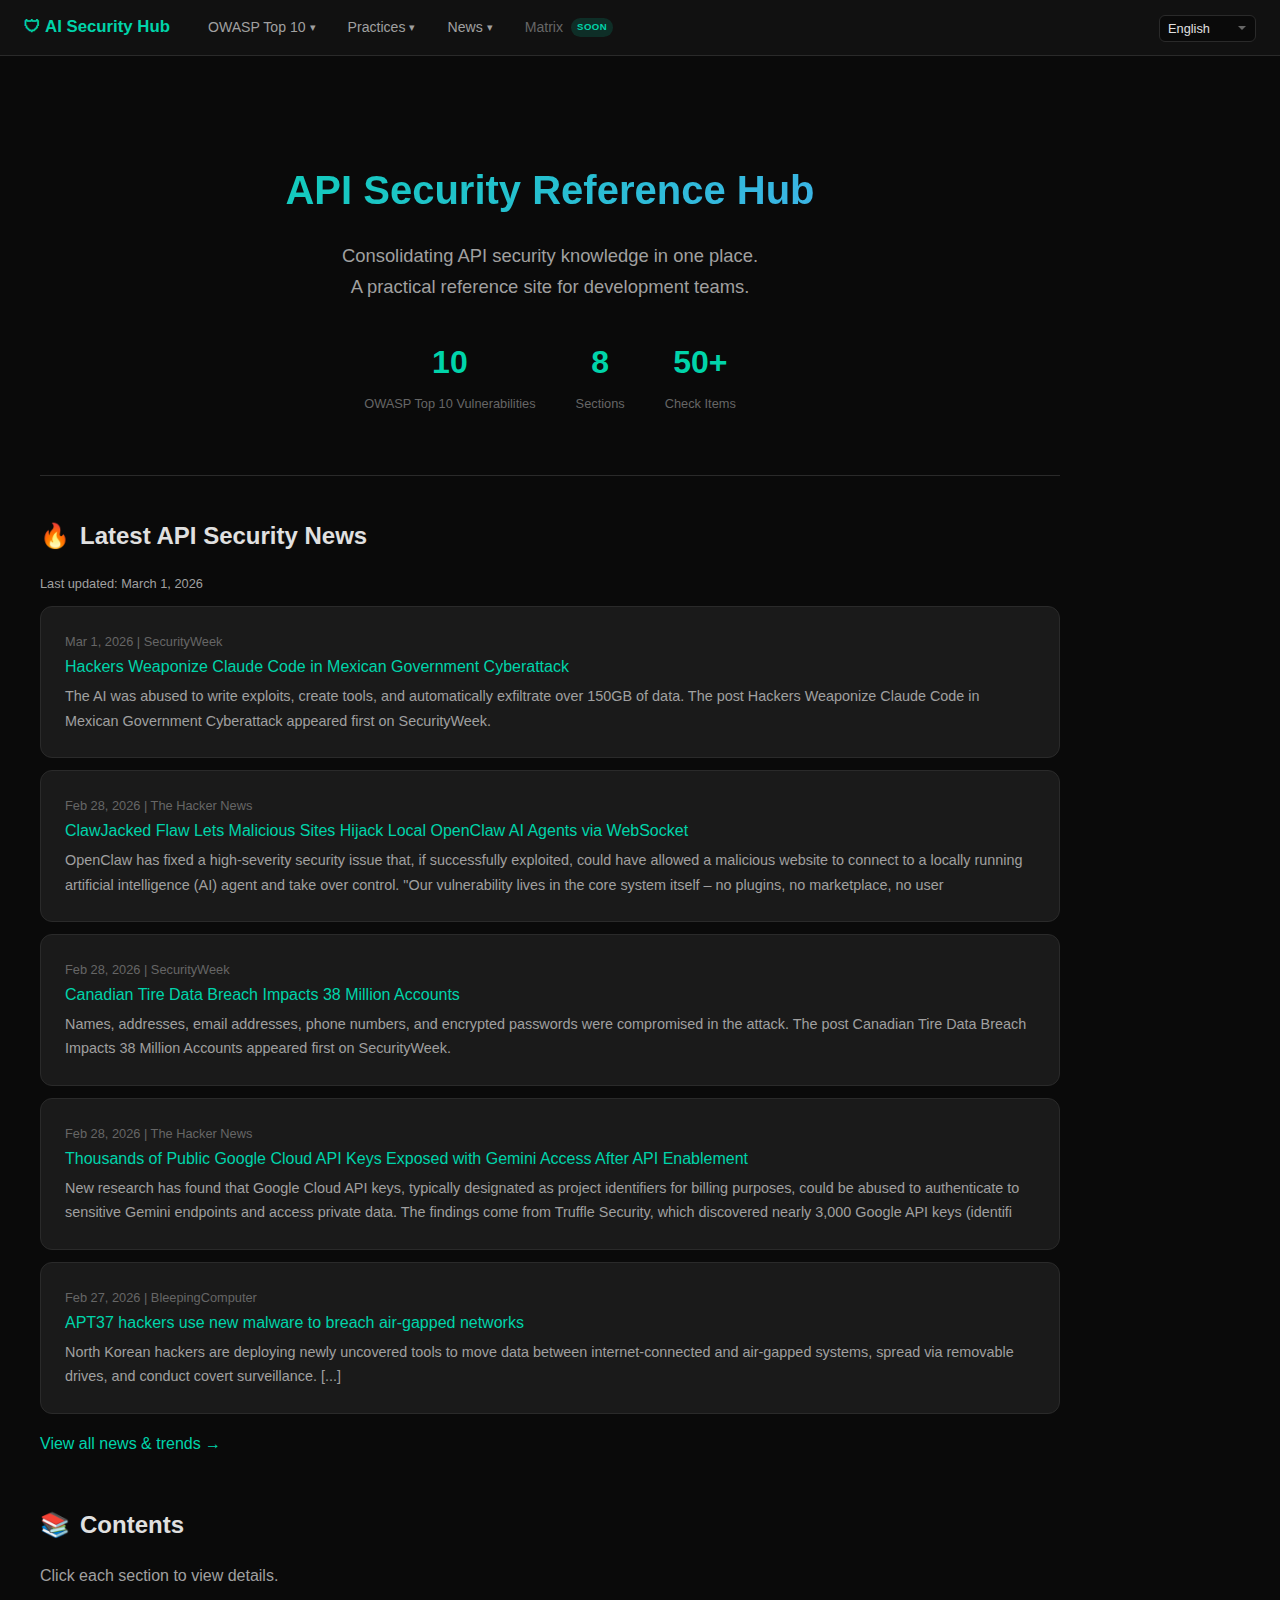
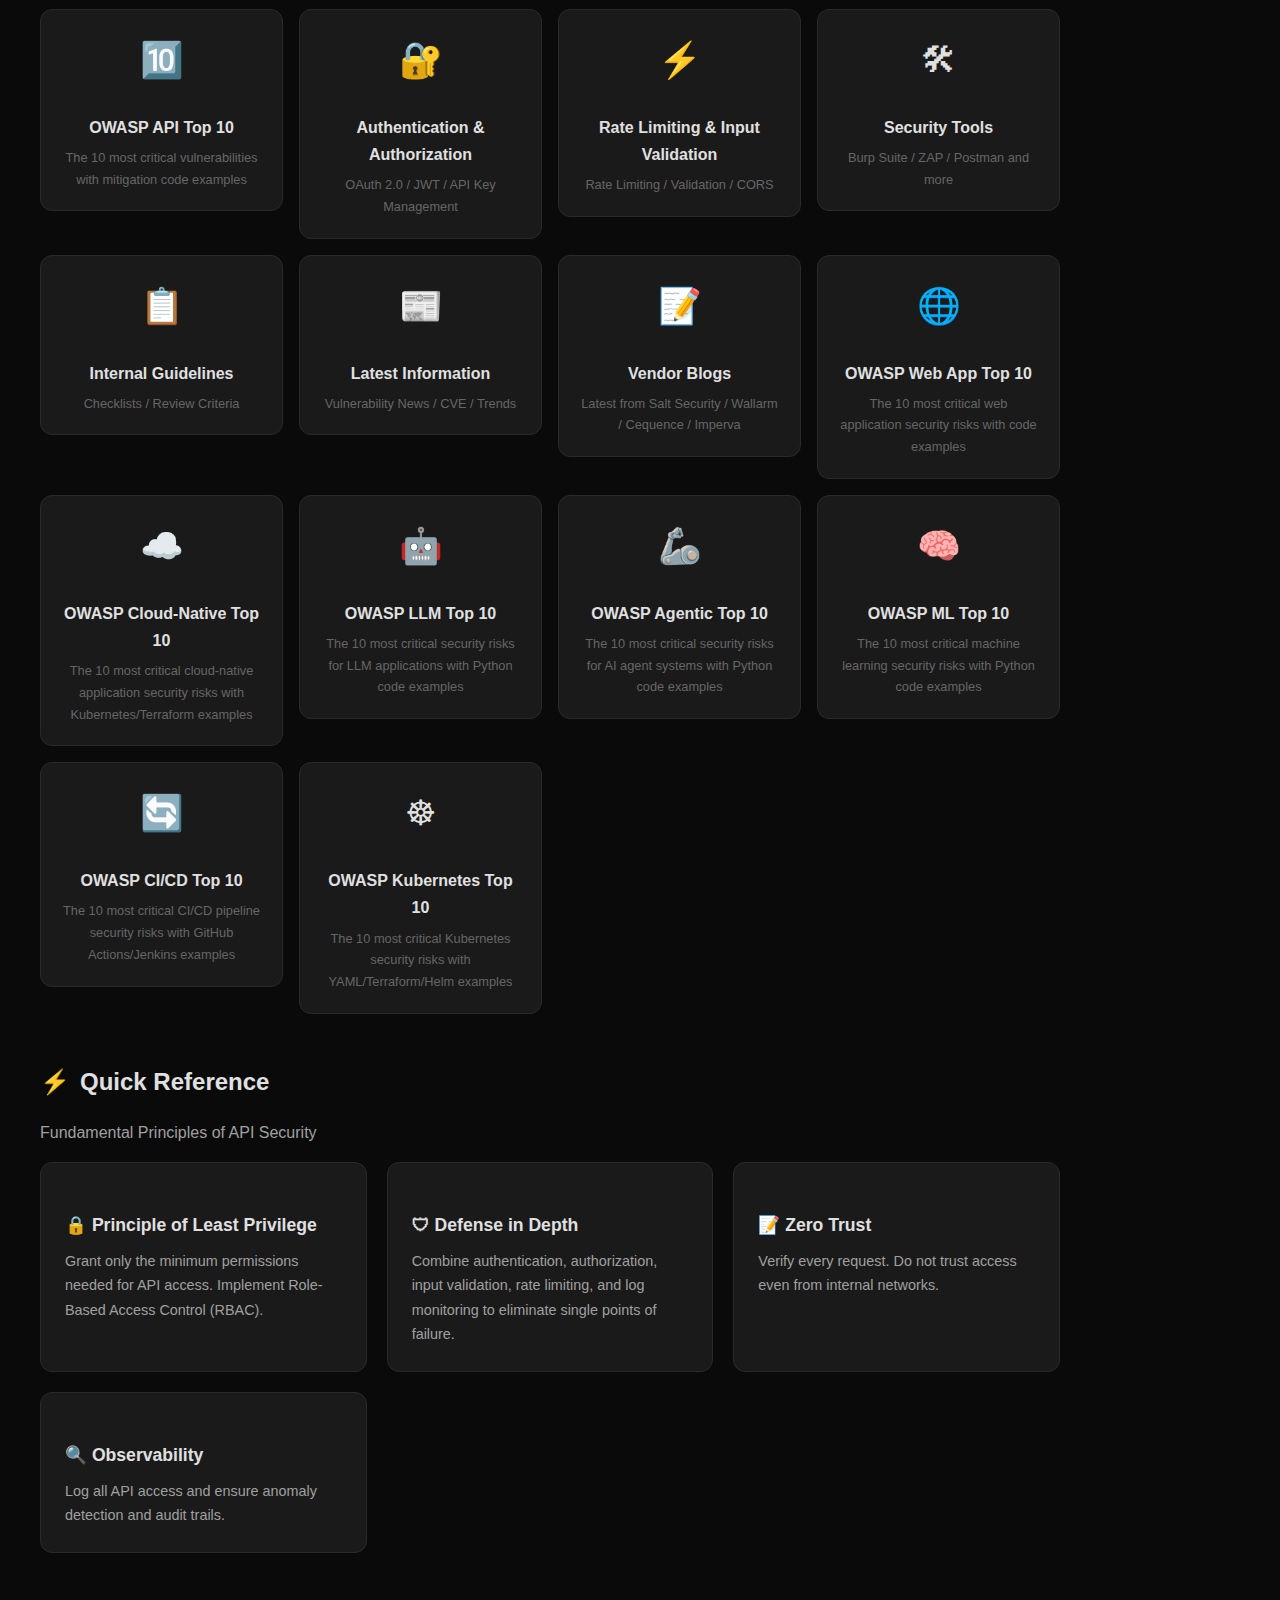
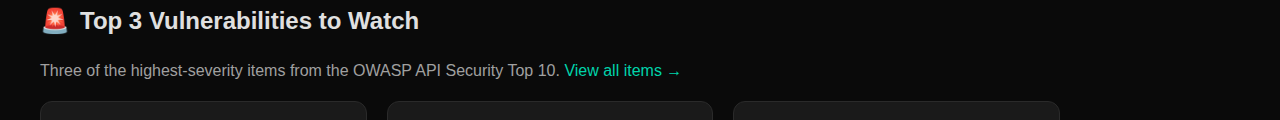
<file: index.html>
<!DOCTYPE html>
<html>
<head>
  <meta charset="UTF-8">
  <meta http-equiv="refresh" content="0;url=en/">
  <link rel="canonical" href="/api-security-hub/en/">
  <title>API Security Reference Hub</title>
</head>
<body><a href="en/">Redirecting...</a></body>
</html>
</file>
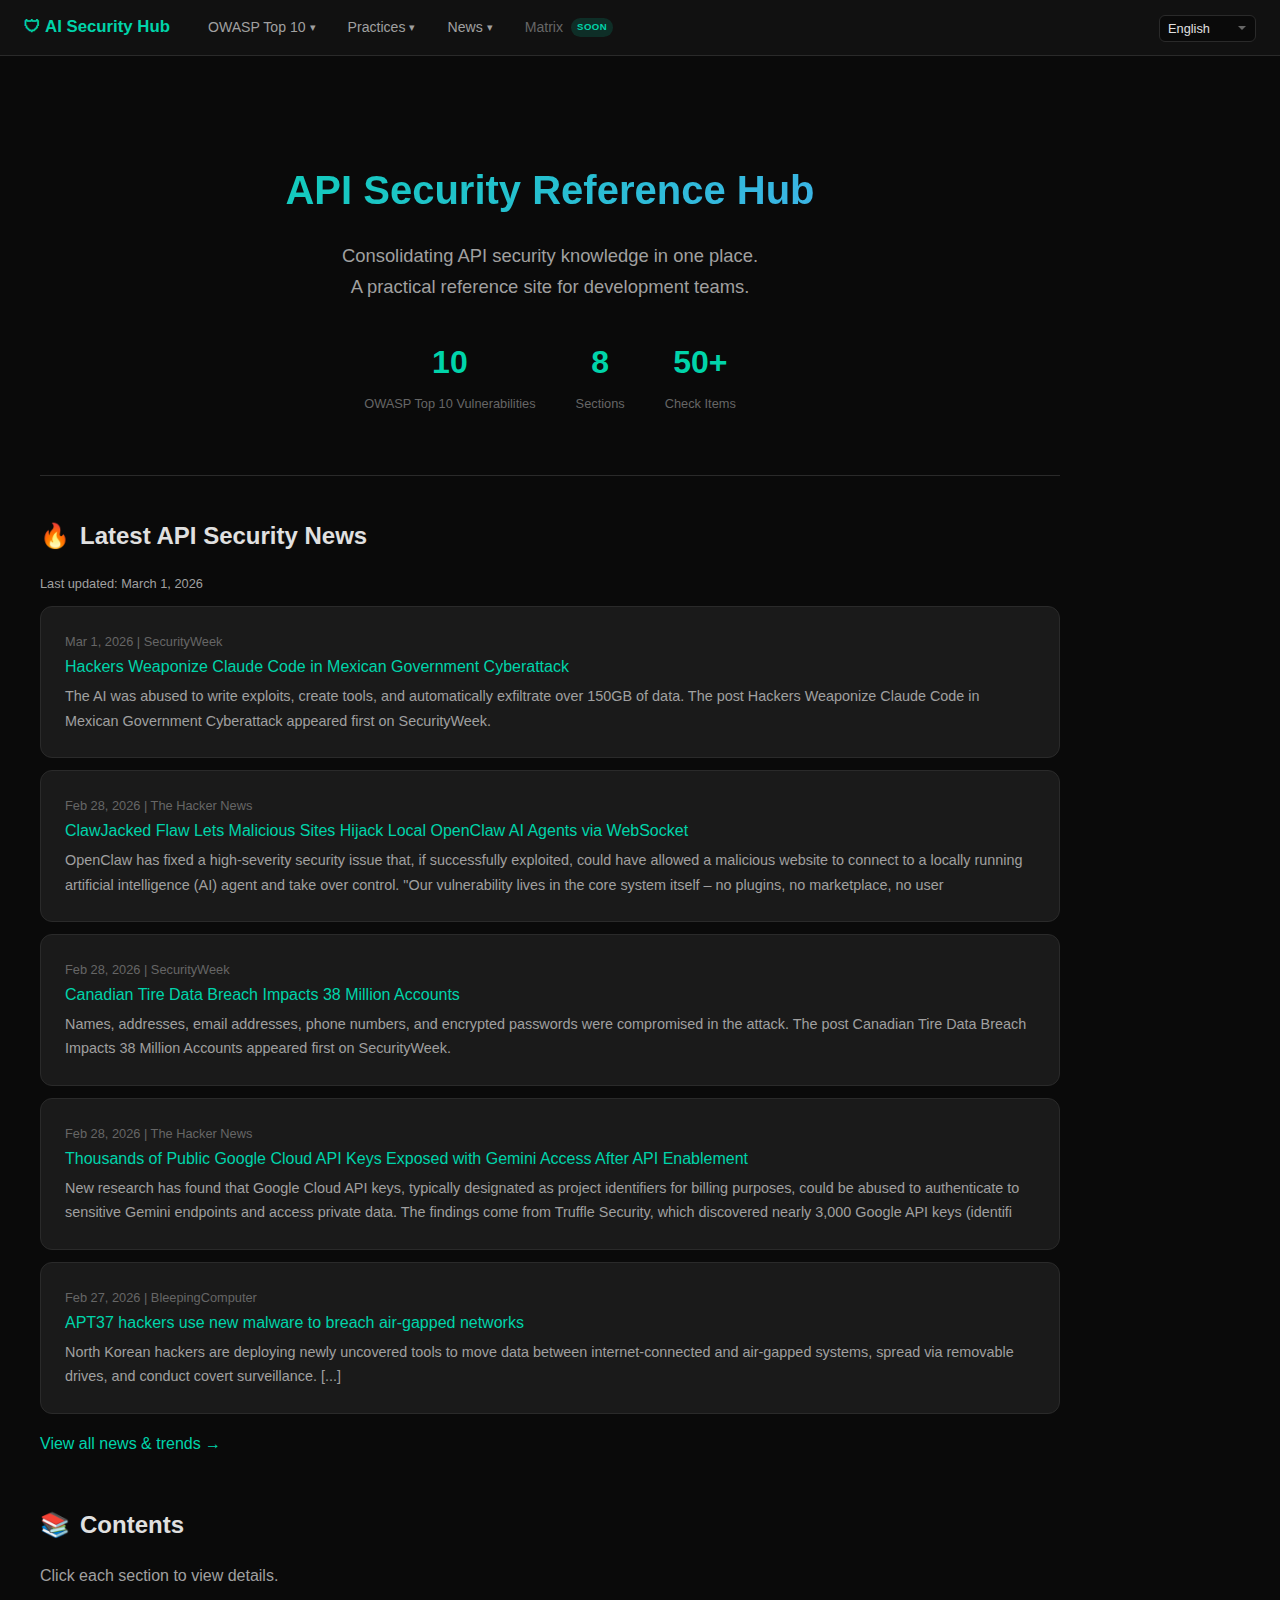
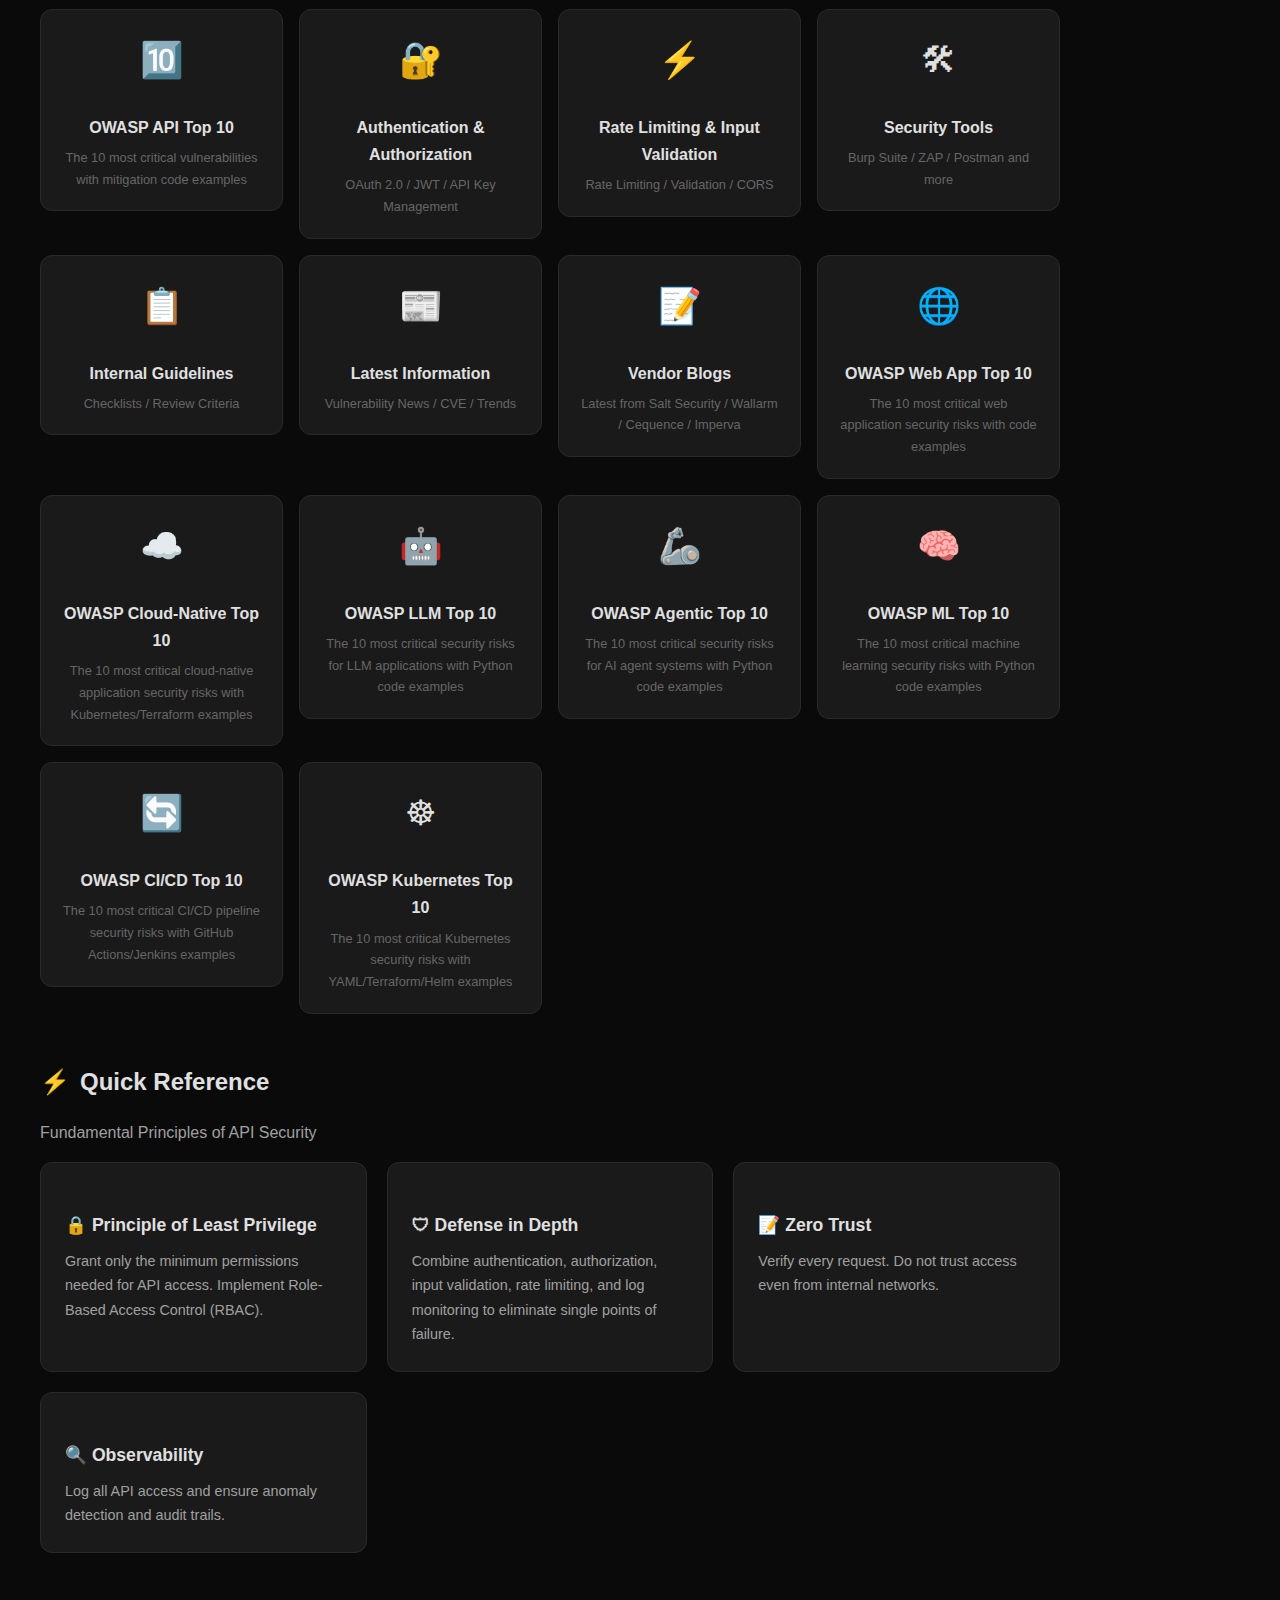
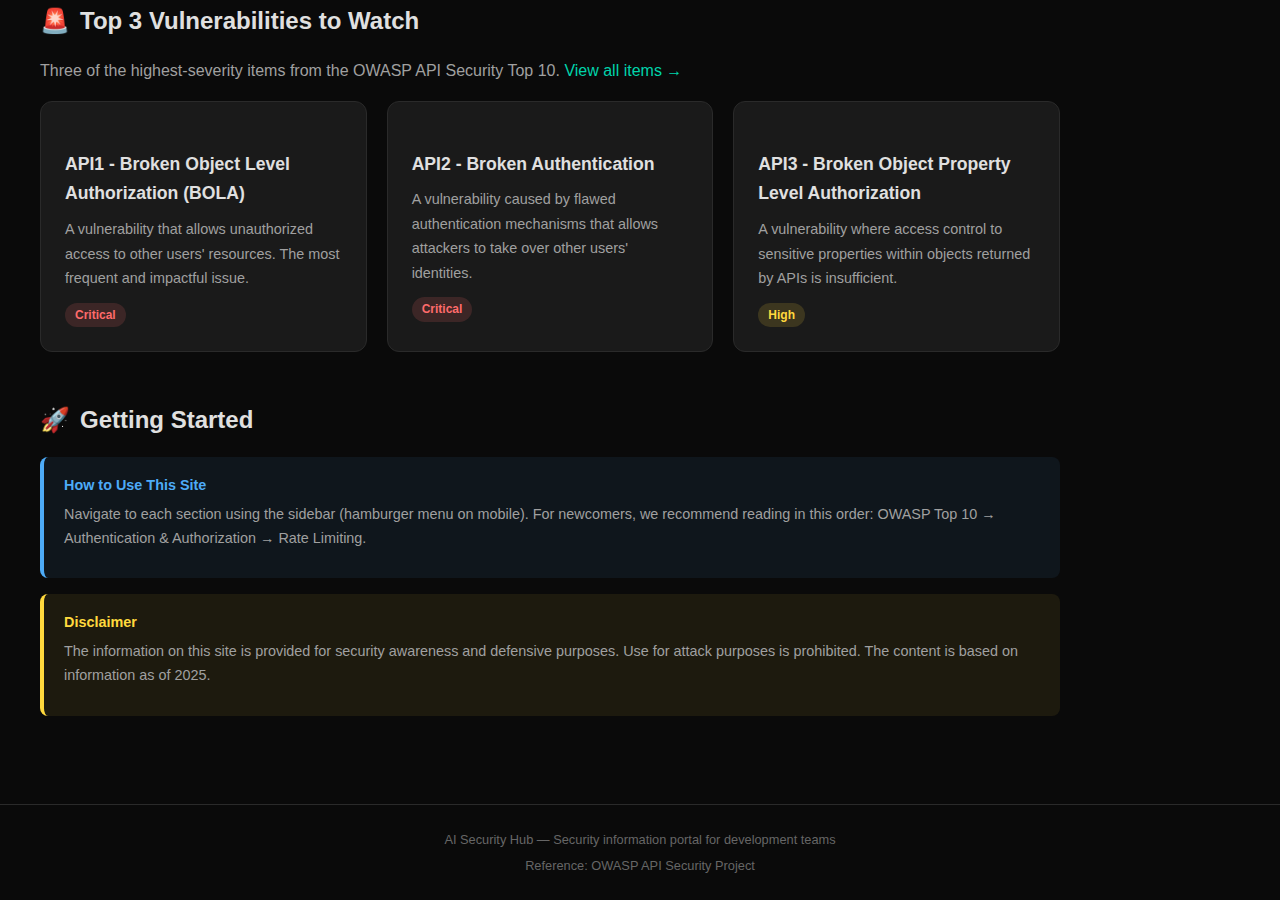
<file: en/index.html>
<!DOCTYPE html><html lang="en"><head>
  <meta charset="UTF-8">
  <meta name="viewport" content="width=device-width, initial-scale=1.0">
  <title data-i18n="index_page_title">API Security Reference Hub</title>
  <link rel="stylesheet" href="../css/style.css">

    <link rel="alternate" hreflang="en" href="/api-security-hub/en/index.html">
    <link rel="alternate" hreflang="ja" href="/api-security-hub/ja/index.html">
    <link rel="alternate" hreflang="es" href="/api-security-hub/es/index.html">
    <link rel="alternate" hreflang="pt" href="/api-security-hub/pt/index.html">
    <link rel="alternate" hreflang="fr" href="/api-security-hub/fr/index.html">
    <link rel="alternate" hreflang="x-default" href="/api-security-hub/en/index.html">
</head>
<body>

  <!-- Hero -->
  <div class="hero">
    <h1 data-i18n="index_hero_title">API Security Reference Hub</h1>
    <p data-i18n-html="index_hero_description">Consolidating API security knowledge in one place.<br>A practical reference site for development teams.</p>
    <div class="stats-row">
      <div class="stat-item">
        <div class="stat-number">10</div>
        <div class="stat-label" data-i18n="index_stat_owasp">OWASP Top 10 Vulnerabilities</div>
      </div>
      <div class="stat-item">
        <div class="stat-number">8</div>
        <div class="stat-label" data-i18n="index_stat_sections">Sections</div>
      </div>
      <div class="stat-item">
        <div class="stat-number">50+</div>
        <div class="stat-label" data-i18n="index_stat_checks">Check Items</div>
      </div>
    </div>
  </div>

  <!-- Latest News -->
  <div class="section">
    <h2 data-i18n-html="index_news_heading"><span class="section-icon">🔥</span> Latest API Security News</h2>
    <p id="news-updated" class="text-muted" style="font-size:0.8rem;"><span data-i18n="index_news_last_updated">Last updated: </span><span id="news-updated-date"></span></p>
    <div id="news-container">
      <p class="text-muted" data-i18n="index_news_loading">Loading news...</p>
    </div>
    <div style="margin-top:16px;">
      <a href="news.html" data-i18n="index_news_view_all">View all news &amp; trends →</a>
    </div>
  </div>

  <!-- Section Navigation -->
  <div class="section">
    <h2 data-i18n-html="index_content_heading"><span class="section-icon">📚</span> Contents</h2>
    <p data-i18n="index_content_description">Click each section to view details.</p>
    <div class="highlight-cards">
      <a href="owasp-top10.html" class="card-link">
        <div class="highlight-card">
          <div class="hl-icon">🔟</div>
          <h3 data-i18n="index_card_owasp_title">OWASP API Top 10</h3>
          <p data-i18n="index_card_owasp_desc">The 10 most critical vulnerabilities with mitigation code examples</p>
        </div>
      </a>
      <a href="auth.html" class="card-link">
        <div class="highlight-card">
          <div class="hl-icon">🔐</div>
          <h3 data-i18n="index_card_auth_title">Authentication &amp; Authorization</h3>
          <p data-i18n="index_card_auth_desc">OAuth 2.0 / JWT / API Key Management</p>
        </div>
      </a>
      <a href="rate-limiting.html" class="card-link">
        <div class="highlight-card">
          <div class="hl-icon">⚡</div>
          <h3 data-i18n="index_card_rate_title">Rate Limiting &amp; Input Validation</h3>
          <p data-i18n="index_card_rate_desc">Rate Limiting / Validation / CORS</p>
        </div>
      </a>
      <a href="tools.html" class="card-link">
        <div class="highlight-card">
          <div class="hl-icon">🛠</div>
          <h3 data-i18n="index_card_tools_title">Security Tools</h3>
          <p data-i18n="index_card_tools_desc">Burp Suite / ZAP / Postman and more</p>
        </div>
      </a>
      <a href="guidelines.html" class="card-link">
        <div class="highlight-card">
          <div class="hl-icon">📋</div>
          <h3 data-i18n="index_card_guidelines_title">Internal Guidelines</h3>
          <p data-i18n="index_card_guidelines_desc">Checklists / Review Criteria</p>
        </div>
      </a>
      <a href="news.html" class="card-link">
        <div class="highlight-card">
          <div class="hl-icon">📰</div>
          <h3 data-i18n="index_card_news_title">Latest Information</h3>
          <p data-i18n="index_card_news_desc">Vulnerability News / CVE / Trends</p>
        </div>
      </a>
      <a href="vendor-blogs.html" class="card-link">
        <div class="highlight-card">
          <div class="hl-icon">📝</div>
          <h3 data-i18n="index_card_vendor_blogs_title">Vendor Blogs</h3>
          <p data-i18n="index_card_vendor_blogs_desc">Latest from Salt Security / Wallarm / Cequence / Imperva</p>
        </div>
      </a>
      <a href="owasp-webapp-top10.html" class="card-link">
        <div class="highlight-card">
          <div class="hl-icon">🌐</div>
          <h3 data-i18n="index_card_owasp_webapp_title">OWASP Web App Top 10</h3>
          <p data-i18n="index_card_owasp_webapp_desc">The 10 most critical web application security risks with code examples</p>
        </div>
      </a>
      <a href="owasp-cloud-top10.html" class="card-link">
        <div class="highlight-card">
          <div class="hl-icon">☁️</div>
          <h3 data-i18n="index_card_owasp_cloud_title">OWASP Cloud-Native Top 10</h3>
          <p data-i18n="index_card_owasp_cloud_desc">The 10 most critical cloud-native application security risks with Kubernetes/Terraform examples</p>
        </div>
      </a>
      <a href="owasp-llm-top10.html" class="card-link">
        <div class="highlight-card">
          <div class="hl-icon">🤖</div>
          <h3 data-i18n="index_card_owasp_llm_title">OWASP LLM Top 10</h3>
          <p data-i18n="index_card_owasp_llm_desc">The 10 most critical security risks for LLM applications with Python code examples</p>
        </div>
      </a>
      <a href="owasp-agentic-top10.html" class="card-link">
        <div class="highlight-card">
          <div class="hl-icon">🦾</div>
          <h3 data-i18n="index_card_owasp_agentic_title">OWASP Agentic Top 10</h3>
          <p data-i18n="index_card_owasp_agentic_desc">The 10 most critical security risks for AI agent systems with Python code examples</p>
        </div>
      </a>
      <a href="owasp-ml-top10.html" class="card-link">
        <div class="highlight-card">
          <div class="hl-icon">🧠</div>
          <h3 data-i18n="index_card_owasp_ml_title">OWASP ML Top 10</h3>
          <p data-i18n="index_card_owasp_ml_desc">The 10 most critical machine learning security risks with Python code examples</p>
        </div>
      </a>
      <a href="owasp-cicd-top10.html" class="card-link">
        <div class="highlight-card">
          <div class="hl-icon">🔄</div>
          <h3 data-i18n="index_card_owasp_cicd_title">OWASP CI/CD Top 10</h3>
          <p data-i18n="index_card_owasp_cicd_desc">The 10 most critical CI/CD pipeline security risks with GitHub Actions/Jenkins examples</p>
        </div>
      </a>
      <a href="owasp-k8s-top10.html" class="card-link">
        <div class="highlight-card">
          <div class="hl-icon">☸</div>
          <h3 data-i18n="index_card_owasp_k8s_title">OWASP Kubernetes Top 10</h3>
          <p data-i18n="index_card_owasp_k8s_desc">The 10 most critical Kubernetes security risks with YAML/Terraform/Helm examples</p>
        </div>
      </a>
    </div>
  </div>

  <!-- Quick Reference -->
  <div class="section">
    <h2 data-i18n-html="index_quickref_heading"><span class="section-icon">⚡</span> Quick Reference</h2>
    <p data-i18n="index_quickref_description">Fundamental Principles of API Security</p>
    <div class="card-grid">
      <div class="card">
        <h3 data-i18n-html="index_quickref_least_privilege_title">🔒 Principle of Least Privilege</h3>
        <p data-i18n="index_quickref_least_privilege_desc">Grant only the minimum permissions needed for API access. Implement Role-Based Access Control (RBAC).</p>
      </div>
      <div class="card">
        <h3 data-i18n-html="index_quickref_defense_depth_title">🛡 Defense in Depth</h3>
        <p data-i18n="index_quickref_defense_depth_desc">Combine authentication, authorization, input validation, rate limiting, and log monitoring to eliminate single points of failure.</p>
      </div>
      <div class="card">
        <h3 data-i18n-html="index_quickref_zero_trust_title">📝 Zero Trust</h3>
        <p data-i18n="index_quickref_zero_trust_desc">Verify every request. Do not trust access even from internal networks.</p>
      </div>
      <div class="card">
        <h3 data-i18n-html="index_quickref_observability_title">🔍 Observability</h3>
        <p data-i18n="index_quickref_observability_desc">Log all API access and ensure anomaly detection and audit trails.</p>
      </div>
    </div>
  </div>

  <!-- OWASP Top 3 -->
  <div class="section">
    <h2 data-i18n-html="index_top3_heading"><span class="section-icon">🚨</span> Top 3 Vulnerabilities to Watch</h2>
    <p data-i18n-html="index_top3_description">Three of the highest-severity items from the OWASP API Security Top 10. <a href="owasp-top10.html">View all items →</a></p>
    <div class="card-grid">
      <div class="card">
        <h3 data-i18n="index_top3_api1_title">API1 - Broken Object Level Authorization (BOLA)</h3>
        <p data-i18n="index_top3_api1_desc">A vulnerability that allows unauthorized access to other users' resources. The most frequent and impactful issue.</p>
        <span class="card-tag tag-critical">Critical</span>
      </div>
      <div class="card">
        <h3 data-i18n="index_top3_api2_title">API2 - Broken Authentication</h3>
        <p data-i18n="index_top3_api2_desc">A vulnerability caused by flawed authentication mechanisms that allows attackers to take over other users' identities.</p>
        <span class="card-tag tag-critical">Critical</span>
      </div>
      <div class="card">
        <h3 data-i18n="index_top3_api3_title">API3 - Broken Object Property Level Authorization</h3>
        <p data-i18n="index_top3_api3_desc">A vulnerability where access control to sensitive properties within objects returned by APIs is insufficient.</p>
        <span class="card-tag tag-high">High</span>
      </div>
    </div>
  </div>

  <!-- Getting Started -->
  <div class="section">
    <h2 data-i18n-html="index_getting_started_heading"><span class="section-icon">🚀</span> Getting Started</h2>
    <div class="callout callout-info">
      <div class="callout-title" data-i18n="index_howto_title">How to Use This Site</div>
      <p data-i18n="index_howto_desc">Navigate to each section using the sidebar (hamburger menu on mobile). For newcomers, we recommend reading in this order: OWASP Top 10 → Authentication &amp; Authorization → Rate Limiting.</p>
    </div>
    <div class="callout callout-warning">
      <div class="callout-title" data-i18n="index_disclaimer_title">Disclaimer</div>
      <p data-i18n="index_disclaimer_desc">The information on this site is provided for security awareness and defensive purposes. Use for attack purposes is prohibited. The content is based on information as of 2025.</p>
    </div>
  </div>

<script src="../js/common.js"></script>
<script>
(function() {
  var langMatch = location.pathname.match(/\/(en|ja|es|pt|fr)\//);
  var lang = langMatch ? langMatch[1] : 'en';

  fetch('../data/news.json')
    .then(function(res) { return res.json(); })
    .then(function(data) {
      var container = document.getElementById('news-container');
      var updatedDateEl = document.getElementById('news-updated-date');

      if (data.lastUpdated && updatedDateEl) {
        var date = new Date(data.lastUpdated);
        updatedDateEl.textContent = date.toLocaleDateString(lang, {
          year: 'numeric',
          month: 'long',
          day: 'numeric'
        });
      }

      var items = data.items;
      if (!items || items.length === 0) {
        container.innerHTML = '<p class="text-muted">No news available.</p>';
        return;
      }

      var latestItems = items.slice(0, 5);
      var html = '';
      latestItems.forEach(function(item) {
        var title = (typeof item.title === 'object' && item.title !== null)
          ? (item.title[lang] || item.title.en || item.titleOriginal || '')
          : (item.titleOriginal || item.title || '');
        var description = (typeof item.description === 'object' && item.description !== null)
          ? (item.description[lang] || item.description.en || item.descriptionOriginal || '')
          : (item.descriptionOriginal || item.description || '');
        var date = item.pubDate ? new Date(item.pubDate).toLocaleDateString(lang, { year:'numeric', month:'short', day:'numeric' }) : '';
        var url = item.link || '#';
        var source = item.source || '';

        html += '<div class="news-item" style="margin-bottom:12px;">';
        html += '<div style="font-size:0.8rem;" class="text-muted">' + date;
        if (source) {
          html += ' | ' + source;
        }
        html += '</div>';
        html += '<a href="' + url + '" target="_blank" rel="noopener noreferrer">' + title + '</a>';
        if (lang !== 'en') {
          html += ' <span style="font-size:0.6rem;padding:1px 5px;border-radius:3px;background:var(--border-color,#2a2a2a);color:var(--text-secondary,#a0a0a0);font-weight:700;letter-spacing:0.5px;vertical-align:middle;">EN</span>';
        }
        if (description) {
          html += '<p style="margin:4px 0 0;font-size:0.9rem;">' + description + '</p>';
        }
        html += '</div>';
      });

      container.innerHTML = html;
    })
    .catch(function() {
      var container = document.getElementById('news-container');
      container.innerHTML = '<p class="text-muted">Failed to load news.</p>';
    });
})();
</script>


</body></html>
</file>
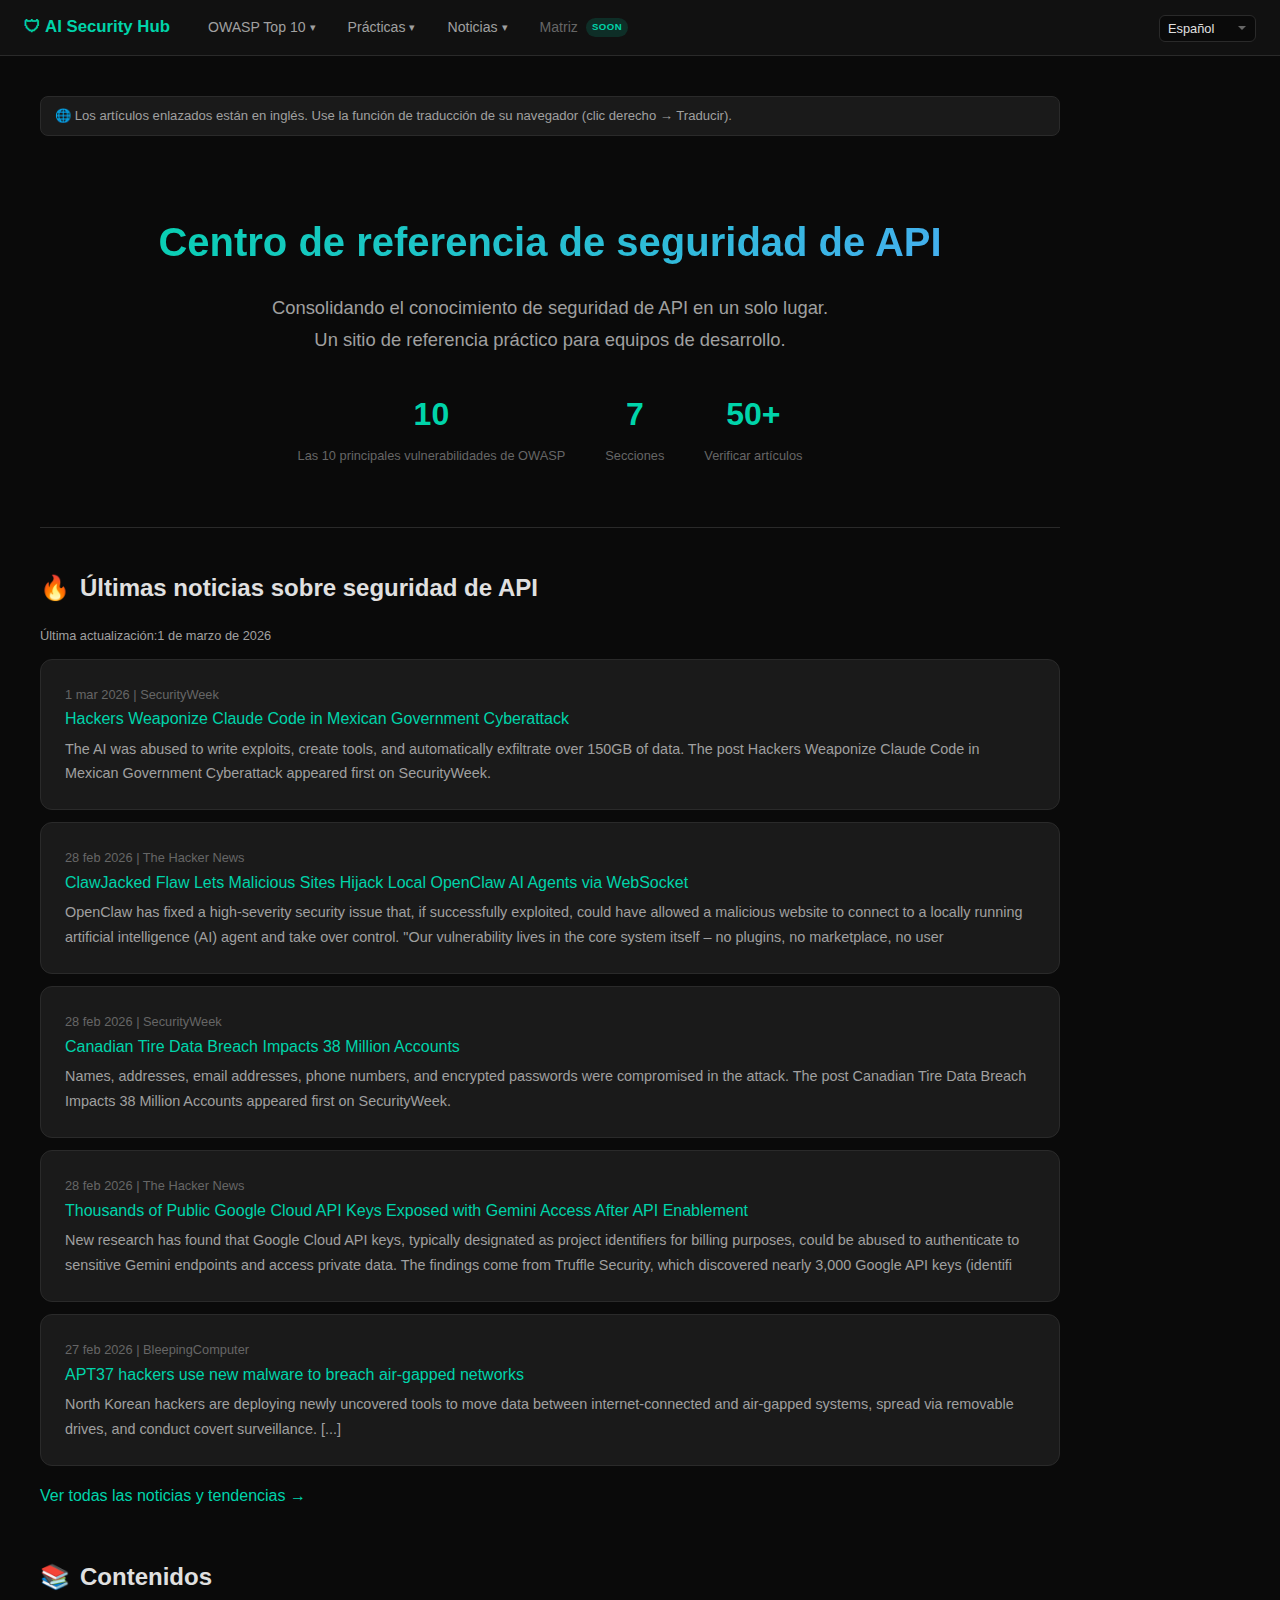
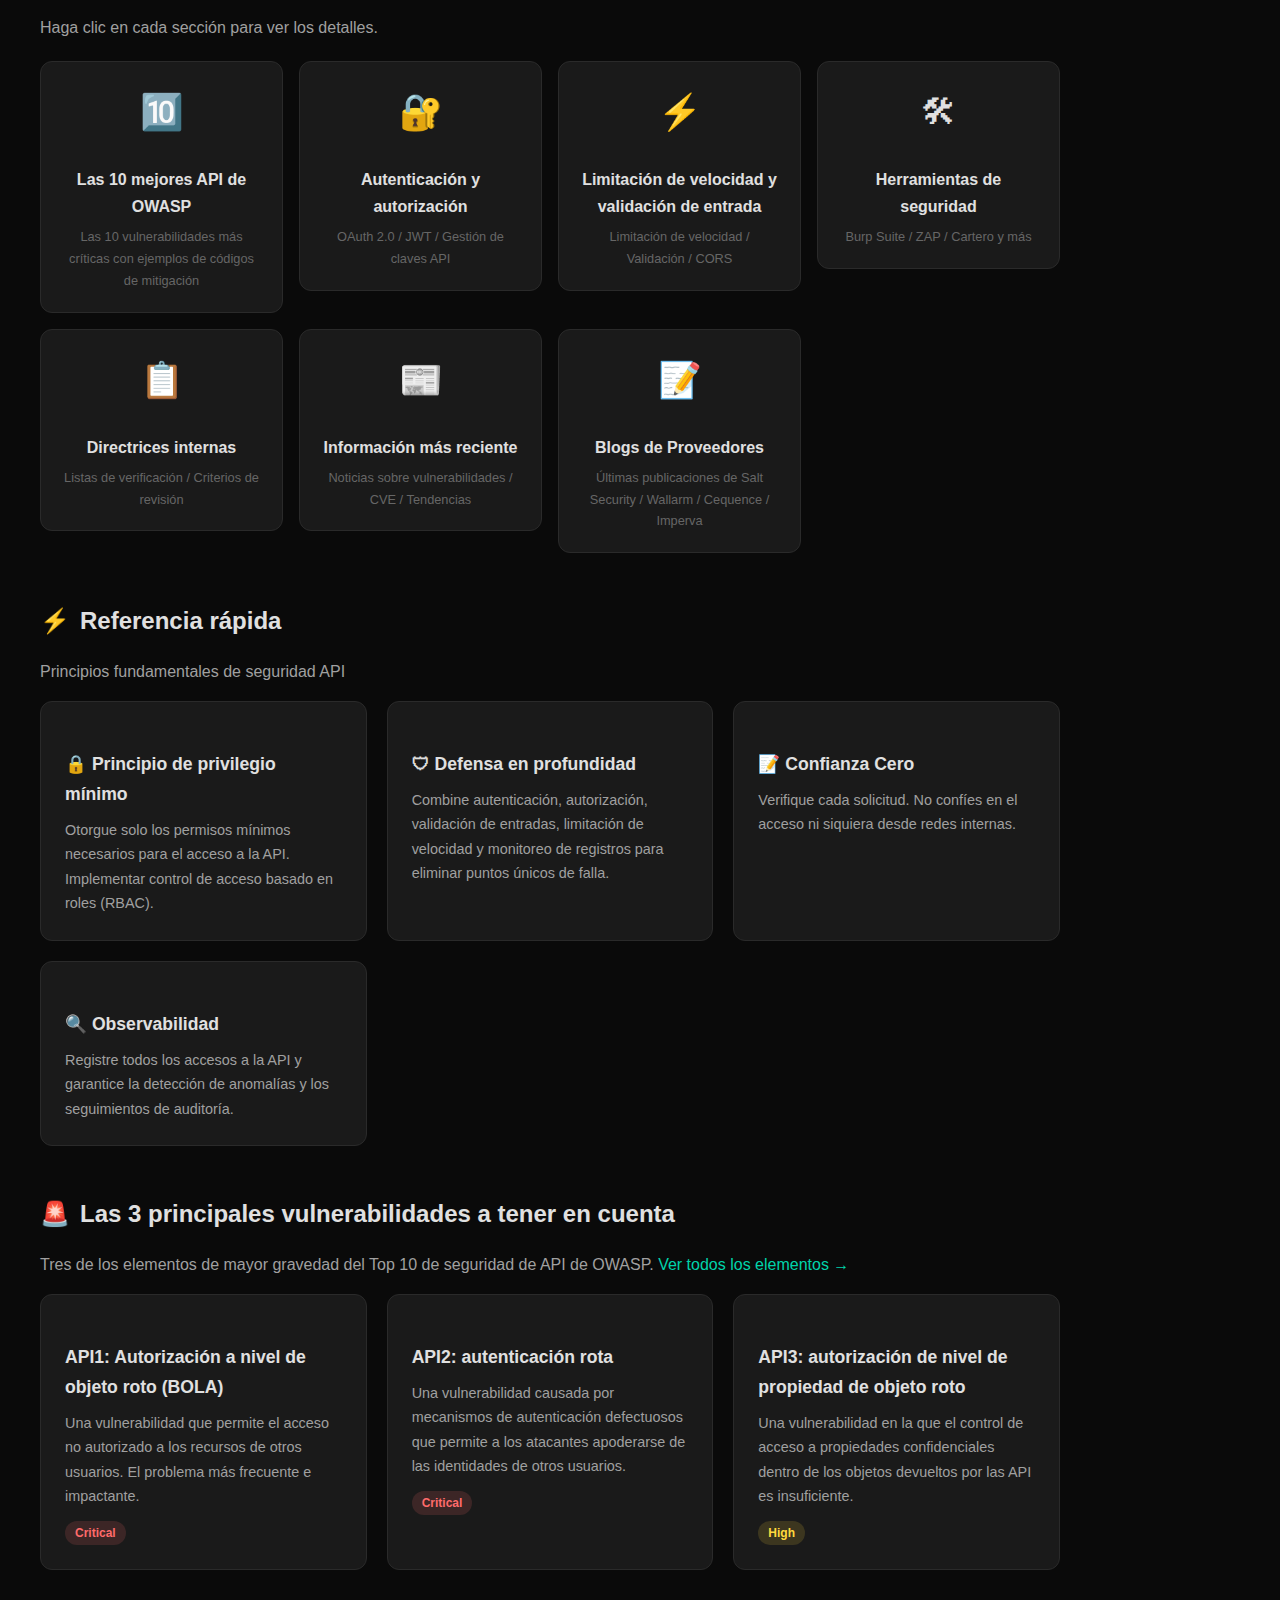
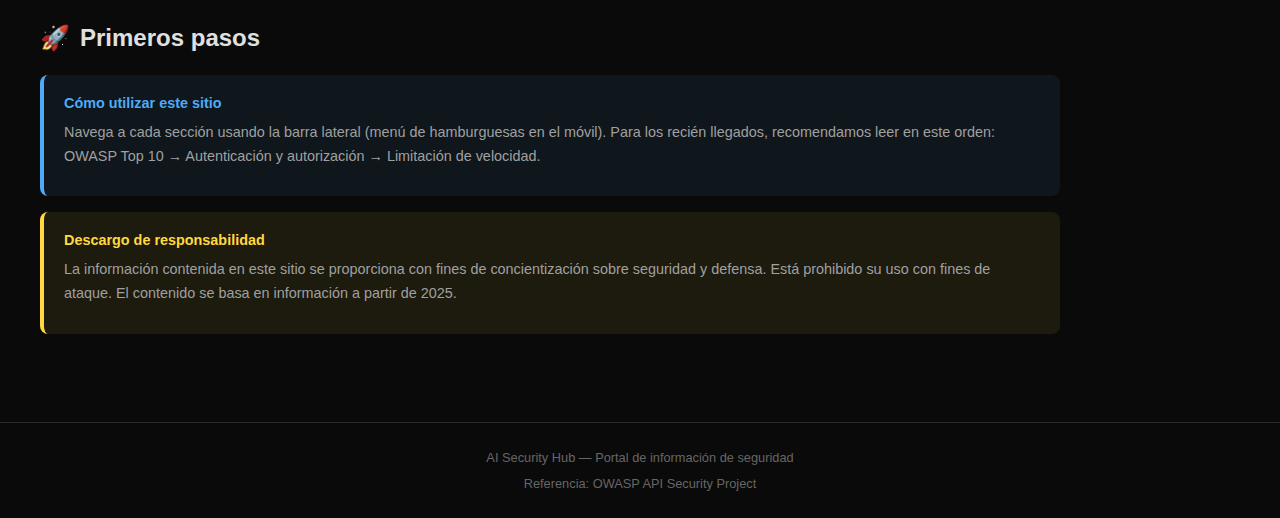
<file: es/index.html>
<!DOCTYPE html><html lang="es"><head>
  <meta charset="UTF-8">
  <meta name="viewport" content="width=device-width, initial-scale=1.0">
  <title data-i18n="index_page_title">Centro de referencia de seguridad de API</title>
  <link rel="stylesheet" href="../css/style.css">

    <link rel="alternate" hreflang="en" href="/api-security-hub/en/index.html">
    <link rel="alternate" hreflang="ja" href="/api-security-hub/ja/index.html">
    <link rel="alternate" hreflang="es" href="/api-security-hub/es/index.html">
    <link rel="alternate" hreflang="pt" href="/api-security-hub/pt/index.html">
    <link rel="alternate" hreflang="fr" href="/api-security-hub/fr/index.html">
    <link rel="alternate" hreflang="x-default" href="/api-security-hub/en/index.html">
</head>
<body>

  <!-- Hero -->
  <div class="hero">
    <h1 data-i18n="index_hero_title">Centro de referencia de seguridad de API</h1>
    <p data-i18n-html="index_hero_description">Consolidando el conocimiento de seguridad de API en un solo lugar.<br>Un sitio de referencia práctico para equipos de desarrollo.</p>
    <div class="stats-row">
      <div class="stat-item">
        <div class="stat-number">10</div>
        <div class="stat-label" data-i18n="index_stat_owasp">Las 10 principales vulnerabilidades de OWASP</div>
      </div>
      <div class="stat-item">
        <div class="stat-number">7</div>
        <div class="stat-label" data-i18n="index_stat_sections">Secciones</div>
      </div>
      <div class="stat-item">
        <div class="stat-number">50+</div>
        <div class="stat-label" data-i18n="index_stat_checks">Verificar artículos</div>
      </div>
    </div>
  </div>

  <!-- Latest News -->
  <div class="section">
    <h2 data-i18n-html="index_news_heading"><span class="section-icon">🔥</span> Últimas noticias sobre seguridad de API</h2>
    <p id="news-updated" class="text-muted" style="font-size:0.8rem;"><span data-i18n="index_news_last_updated">Última actualización:</span><span id="news-updated-date"></span></p>
    <div id="news-container">
      <p class="text-muted" data-i18n="index_news_loading">Cargando noticias...</p>
    </div>
    <div style="margin-top:16px;">
      <a href="news.html" data-i18n="index_news_view_all">Ver todas las noticias y tendencias →</a>
    </div>
  </div>

  <!-- Section Navigation -->
  <div class="section">
    <h2 data-i18n-html="index_content_heading"><span class="section-icon">📚</span> Contenidos</h2>
    <p data-i18n="index_content_description">Haga clic en cada sección para ver los detalles.</p>
    <div class="highlight-cards">
      <a href="owasp-top10.html" class="card-link">
        <div class="highlight-card">
          <div class="hl-icon">🔟</div>
          <h3 data-i18n="index_card_owasp_title">Las 10 mejores API de OWASP</h3>
          <p data-i18n="index_card_owasp_desc">Las 10 vulnerabilidades más críticas con ejemplos de códigos de mitigación</p>
        </div>
      </a>
      <a href="auth.html" class="card-link">
        <div class="highlight-card">
          <div class="hl-icon">🔐</div>
          <h3 data-i18n="index_card_auth_title">Autenticación y autorización</h3>
          <p data-i18n="index_card_auth_desc">OAuth 2.0 / JWT / Gestión de claves API</p>
        </div>
      </a>
      <a href="rate-limiting.html" class="card-link">
        <div class="highlight-card">
          <div class="hl-icon">⚡</div>
          <h3 data-i18n="index_card_rate_title">Limitación de velocidad y validación de entrada</h3>
          <p data-i18n="index_card_rate_desc">Limitación de velocidad / Validación / CORS</p>
        </div>
      </a>
      <a href="tools.html" class="card-link">
        <div class="highlight-card">
          <div class="hl-icon">🛠</div>
          <h3 data-i18n="index_card_tools_title">Herramientas de seguridad</h3>
          <p data-i18n="index_card_tools_desc">Burp Suite / ZAP / Cartero y más</p>
        </div>
      </a>
      <a href="guidelines.html" class="card-link">
        <div class="highlight-card">
          <div class="hl-icon">📋</div>
          <h3 data-i18n="index_card_guidelines_title">Directrices internas</h3>
          <p data-i18n="index_card_guidelines_desc">Listas de verificación / Criterios de revisión</p>
        </div>
      </a>
      <a href="news.html" class="card-link">
        <div class="highlight-card">
          <div class="hl-icon">📰</div>
          <h3 data-i18n="index_card_news_title">Información más reciente</h3>
          <p data-i18n="index_card_news_desc">Noticias sobre vulnerabilidades / CVE / Tendencias</p>
        </div>
      </a>
      <a href="vendor-blogs.html" class="card-link">
        <div class="highlight-card">
          <div class="hl-icon">📝</div>
          <h3 data-i18n="index_card_vendor_blogs_title">Blogs de Proveedores</h3>
          <p data-i18n="index_card_vendor_blogs_desc">Últimas publicaciones de Salt Security / Wallarm / Cequence / Imperva</p>
        </div>
      </a>
    </div>
  </div>

  <!-- Quick Reference -->
  <div class="section">
    <h2 data-i18n-html="index_quickref_heading"><span class="section-icon">⚡</span> Referencia rápida</h2>
    <p data-i18n="index_quickref_description">Principios fundamentales de seguridad API</p>
    <div class="card-grid">
      <div class="card">
        <h3 data-i18n-html="index_quickref_least_privilege_title">🔒 Principio de privilegio mínimo</h3>
        <p data-i18n="index_quickref_least_privilege_desc">Otorgue solo los permisos mínimos necesarios para el acceso a la API. Implementar control de acceso basado en roles (RBAC).</p>
      </div>
      <div class="card">
        <h3 data-i18n-html="index_quickref_defense_depth_title">🛡 Defensa en profundidad</h3>
        <p data-i18n="index_quickref_defense_depth_desc">Combine autenticación, autorización, validación de entradas, limitación de velocidad y monitoreo de registros para eliminar puntos únicos de falla.</p>
      </div>
      <div class="card">
        <h3 data-i18n-html="index_quickref_zero_trust_title">📝 Confianza Cero</h3>
        <p data-i18n="index_quickref_zero_trust_desc">Verifique cada solicitud. No confíes en el acceso ni siquiera desde redes internas.</p>
      </div>
      <div class="card">
        <h3 data-i18n-html="index_quickref_observability_title">🔍 Observabilidad</h3>
        <p data-i18n="index_quickref_observability_desc">Registre todos los accesos a la API y garantice la detección de anomalías y los seguimientos de auditoría.</p>
      </div>
    </div>
  </div>

  <!-- OWASP Top 3 -->
  <div class="section">
    <h2 data-i18n-html="index_top3_heading"><span class="section-icon">🚨</span> Las 3 principales vulnerabilidades a tener en cuenta</h2>
    <p data-i18n-html="index_top3_description">Tres de los elementos de mayor gravedad del Top 10 de seguridad de API de OWASP. <a href="owasp-top10.html">Ver todos los elementos →</a></p>
    <div class="card-grid">
      <div class="card">
        <h3 data-i18n="index_top3_api1_title">API1: Autorización a nivel de objeto roto (BOLA)</h3>
        <p data-i18n="index_top3_api1_desc">Una vulnerabilidad que permite el acceso no autorizado a los recursos de otros usuarios. El problema más frecuente e impactante.</p>
        <span class="card-tag tag-critical">Critical</span>
      </div>
      <div class="card">
        <h3 data-i18n="index_top3_api2_title">API2: autenticación rota</h3>
        <p data-i18n="index_top3_api2_desc">Una vulnerabilidad causada por mecanismos de autenticación defectuosos que permite a los atacantes apoderarse de las identidades de otros usuarios.</p>
        <span class="card-tag tag-critical">Critical</span>
      </div>
      <div class="card">
        <h3 data-i18n="index_top3_api3_title">API3: autorización de nivel de propiedad de objeto roto</h3>
        <p data-i18n="index_top3_api3_desc">Una vulnerabilidad en la que el control de acceso a propiedades confidenciales dentro de los objetos devueltos por las API es insuficiente.</p>
        <span class="card-tag tag-high">High</span>
      </div>
    </div>
  </div>

  <!-- Getting Started -->
  <div class="section">
    <h2 data-i18n-html="index_getting_started_heading"><span class="section-icon">🚀</span> Primeros pasos</h2>
    <div class="callout callout-info">
      <div class="callout-title" data-i18n="index_howto_title">Cómo utilizar este sitio</div>
      <p data-i18n="index_howto_desc">Navega a cada sección usando la barra lateral (menú de hamburguesas en el móvil). Para los recién llegados, recomendamos leer en este orden: OWASP Top 10 → Autenticación y autorización → Limitación de velocidad.</p>
    </div>
    <div class="callout callout-warning">
      <div class="callout-title" data-i18n="index_disclaimer_title">Descargo de responsabilidad</div>
      <p data-i18n="index_disclaimer_desc">La información contenida en este sitio se proporciona con fines de concientización sobre seguridad y defensa. Está prohibido su uso con fines de ataque. El contenido se basa en información a partir de 2025.</p>
    </div>
  </div>

<script src="../js/common.js"></script>
<script>
(function() {
  var langMatch = location.pathname.match(/\/(en|ja|es|pt|fr)\//);
  var lang = langMatch ? langMatch[1] : 'en';

  fetch('../data/news.json')
    .then(function(res) { return res.json(); })
    .then(function(data) {
      var container = document.getElementById('news-container');
      var updatedDateEl = document.getElementById('news-updated-date');

      if (data.lastUpdated && updatedDateEl) {
        var date = new Date(data.lastUpdated);
        updatedDateEl.textContent = date.toLocaleDateString(lang, {
          year: 'numeric',
          month: 'long',
          day: 'numeric'
        });
      }

      var items = data.items;
      if (!items || items.length === 0) {
        container.innerHTML = '<p class="text-muted">No news available.</p>';
        return;
      }

      var latestItems = items.slice(0, 5);
      var html = '';
      latestItems.forEach(function(item) {
        var title = (typeof item.title === 'object' && item.title !== null)
          ? (item.title[lang] || item.title.en || item.titleOriginal || '')
          : (item.titleOriginal || item.title || '');
        var description = (typeof item.description === 'object' && item.description !== null)
          ? (item.description[lang] || item.description.en || item.descriptionOriginal || '')
          : (item.descriptionOriginal || item.description || '');
        var date = item.pubDate ? new Date(item.pubDate).toLocaleDateString(lang, { year:'numeric', month:'short', day:'numeric' }) : '';
        var url = item.link || '#';
        var source = item.source || '';

        html += '<div class="news-item" style="margin-bottom:12px;">';
        html += '<div style="font-size:0.8rem;" class="text-muted">' + date;
        if (source) {
          html += ' | ' + source;
        }
        html += '</div>';
        html += '<a href="' + url + '" target="_blank" rel="noopener noreferrer">' + title + '</a>';
        if (description) {
          html += '<p style="margin:4px 0 0;font-size:0.9rem;">' + description + '</p>';
        }
        html += '</div>';
      });

      container.innerHTML = html;
    })
    .catch(function() {
      var container = document.getElementById('news-container');
      container.innerHTML = '<p class="text-muted">Failed to load news.</p>';
    });
})();
</script>


</body></html>
</file>
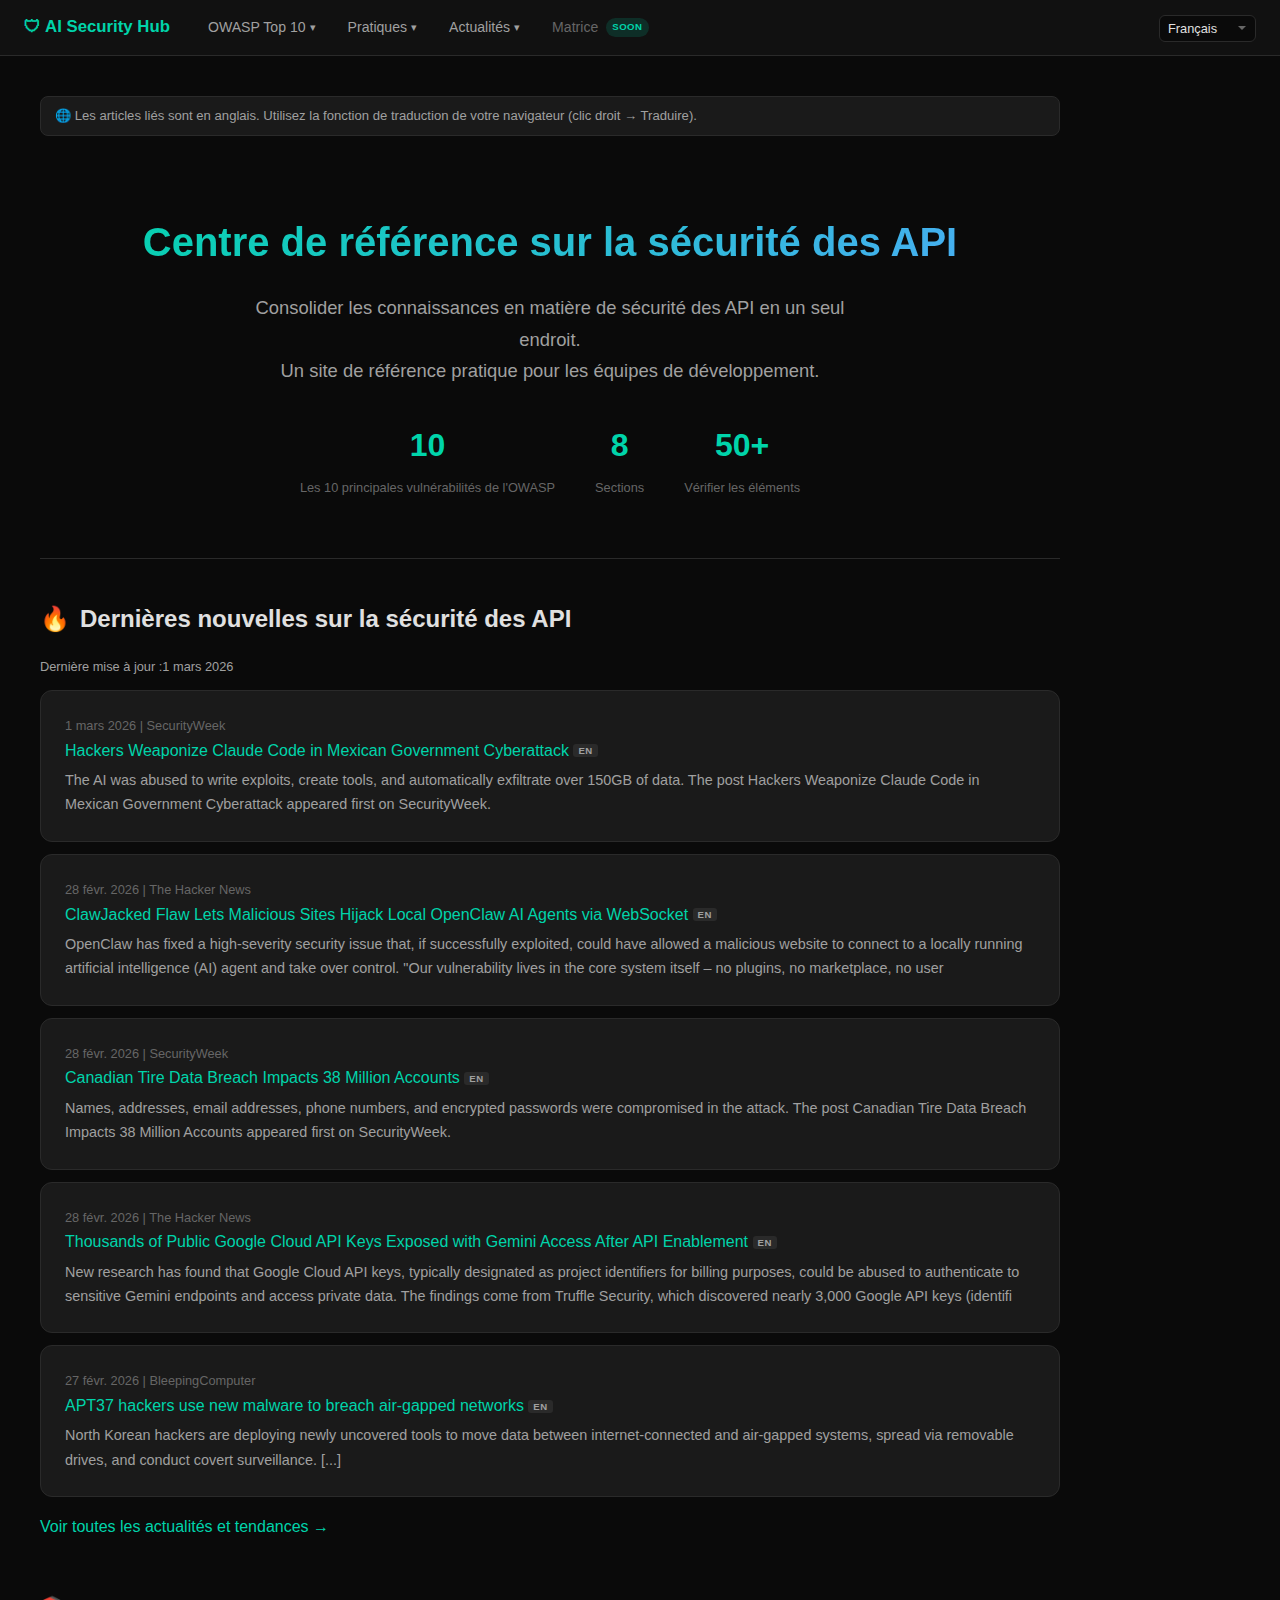
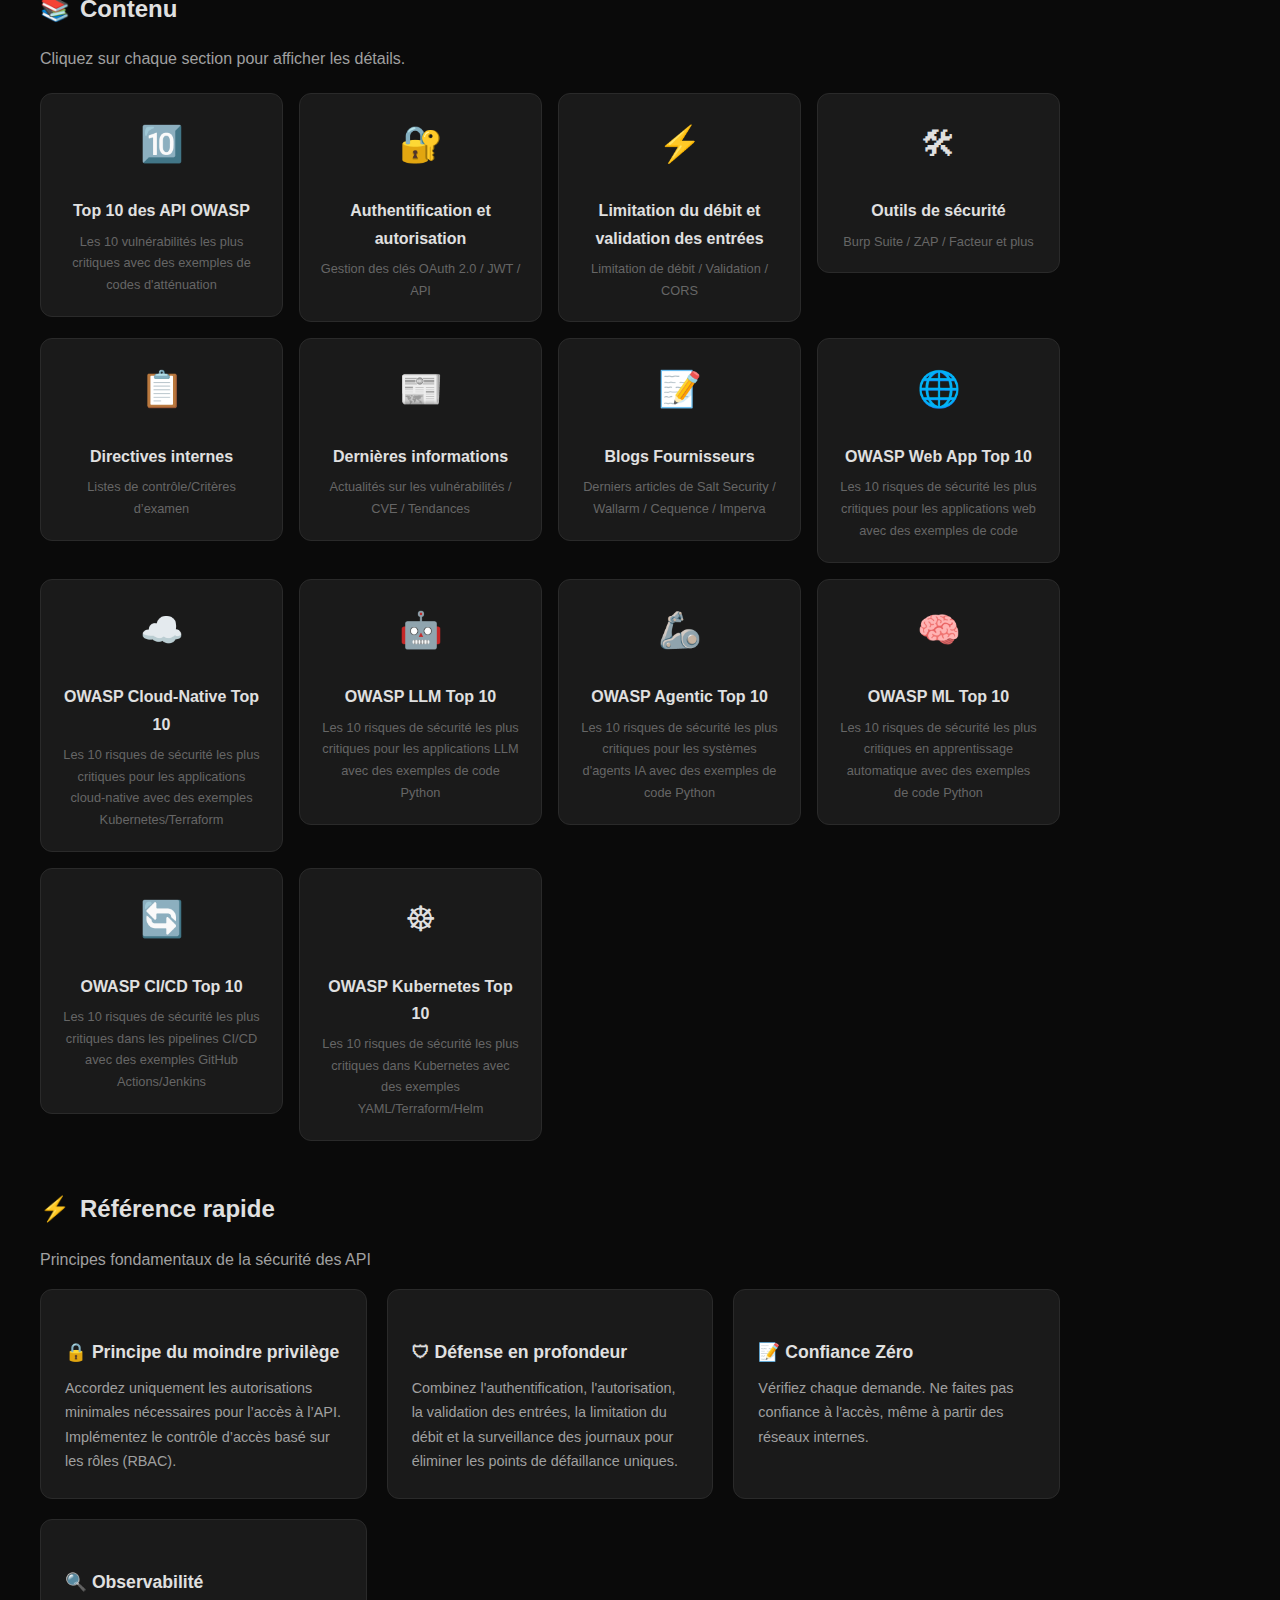
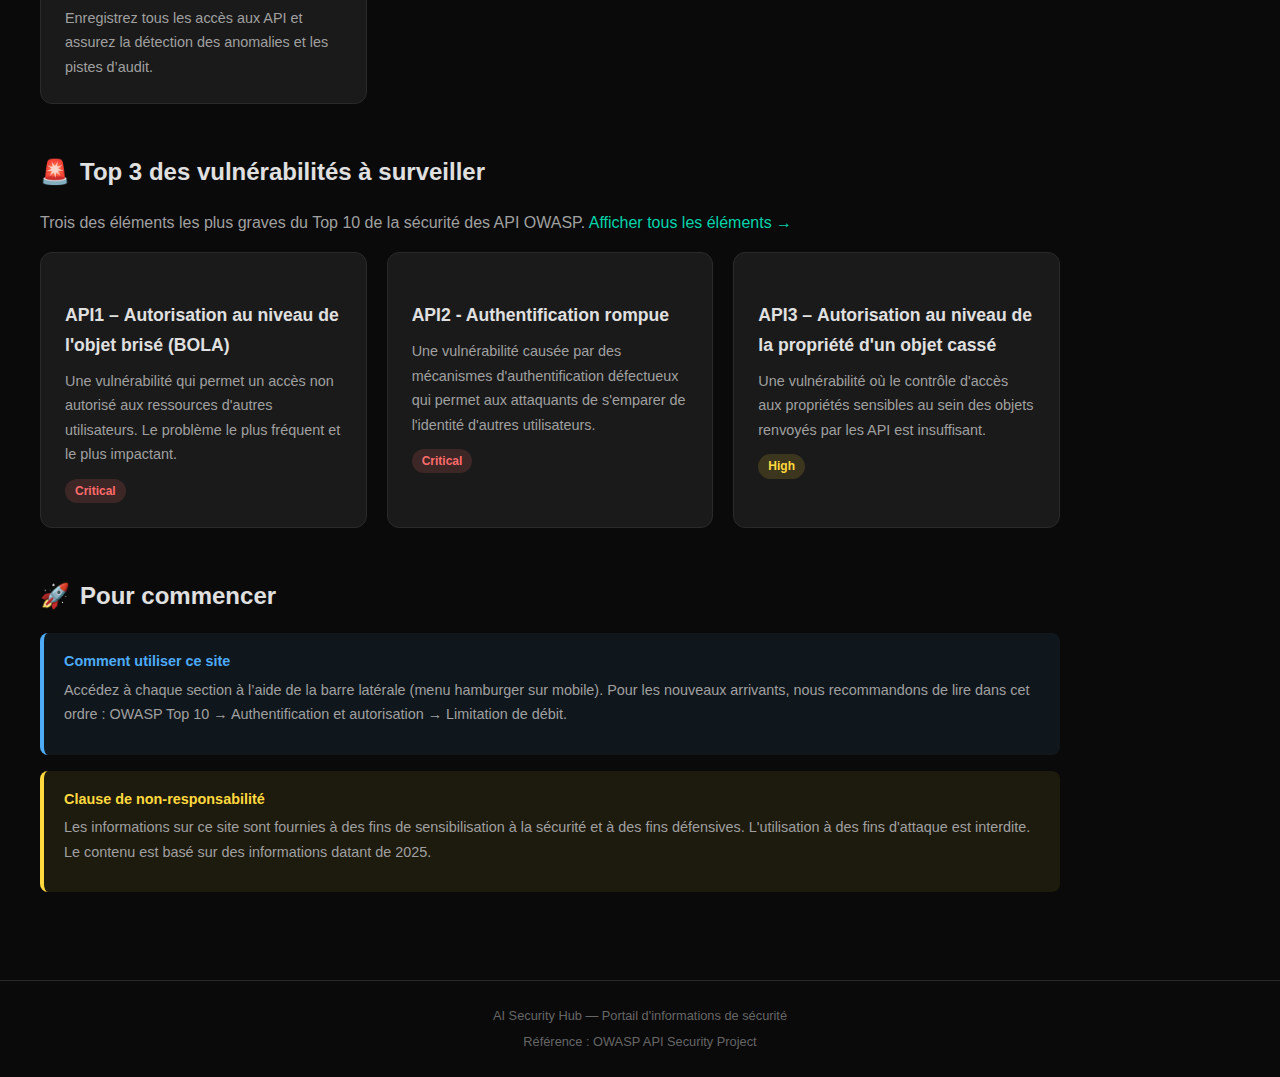
<file: fr/index.html>
<!DOCTYPE html><html lang="fr"><head>
  <meta charset="UTF-8">
  <meta name="viewport" content="width=device-width, initial-scale=1.0">
  <title data-i18n="index_page_title">Centre de référence sur la sécurité des API</title>
  <link rel="stylesheet" href="../css/style.css">

    <link rel="alternate" hreflang="en" href="/api-security-hub/en/index.html">
    <link rel="alternate" hreflang="ja" href="/api-security-hub/ja/index.html">
    <link rel="alternate" hreflang="es" href="/api-security-hub/es/index.html">
    <link rel="alternate" hreflang="pt" href="/api-security-hub/pt/index.html">
    <link rel="alternate" hreflang="fr" href="/api-security-hub/fr/index.html">
    <link rel="alternate" hreflang="x-default" href="/api-security-hub/en/index.html">
</head>
<body>

  <!-- Hero -->
  <div class="hero">
    <h1 data-i18n="index_hero_title">Centre de référence sur la sécurité des API</h1>
    <p data-i18n-html="index_hero_description">Consolider les connaissances en matière de sécurité des API en un seul endroit.<br>Un site de référence pratique pour les équipes de développement.</p>
    <div class="stats-row">
      <div class="stat-item">
        <div class="stat-number">10</div>
        <div class="stat-label" data-i18n="index_stat_owasp">Les 10 principales vulnérabilités de l'OWASP</div>
      </div>
      <div class="stat-item">
        <div class="stat-number">8</div>
        <div class="stat-label" data-i18n="index_stat_sections">Sections</div>
      </div>
      <div class="stat-item">
        <div class="stat-number">50+</div>
        <div class="stat-label" data-i18n="index_stat_checks">Vérifier les éléments</div>
      </div>
    </div>
  </div>

  <!-- Latest News -->
  <div class="section">
    <h2 data-i18n-html="index_news_heading"><span class="section-icon">🔥</span> Dernières nouvelles sur la sécurité des API</h2>
    <p id="news-updated" class="text-muted" style="font-size:0.8rem;"><span data-i18n="index_news_last_updated">Dernière mise à jour&nbsp;:</span><span id="news-updated-date"></span></p>
    <div id="news-container">
      <p class="text-muted" data-i18n="index_news_loading">Chargement des actualités...</p>
    </div>
    <div style="margin-top:16px;">
      <a href="news.html" data-i18n="index_news_view_all">Voir toutes les actualités et tendances →</a>
    </div>
  </div>

  <!-- Section Navigation -->
  <div class="section">
    <h2 data-i18n-html="index_content_heading"><span class="section-icon">📚</span> Contenu</h2>
    <p data-i18n="index_content_description">Cliquez sur chaque section pour afficher les détails.</p>
    <div class="highlight-cards">
      <a href="owasp-top10.html" class="card-link">
        <div class="highlight-card">
          <div class="hl-icon">🔟</div>
          <h3 data-i18n="index_card_owasp_title">Top 10 des API OWASP</h3>
          <p data-i18n="index_card_owasp_desc">Les 10 vulnérabilités les plus critiques avec des exemples de codes d'atténuation</p>
        </div>
      </a>
      <a href="auth.html" class="card-link">
        <div class="highlight-card">
          <div class="hl-icon">🔐</div>
          <h3 data-i18n="index_card_auth_title">Authentification et autorisation</h3>
          <p data-i18n="index_card_auth_desc">Gestion des clés OAuth 2.0 / JWT / API</p>
        </div>
      </a>
      <a href="rate-limiting.html" class="card-link">
        <div class="highlight-card">
          <div class="hl-icon">⚡</div>
          <h3 data-i18n="index_card_rate_title">Limitation du débit et validation des entrées</h3>
          <p data-i18n="index_card_rate_desc">Limitation de débit / Validation / CORS</p>
        </div>
      </a>
      <a href="tools.html" class="card-link">
        <div class="highlight-card">
          <div class="hl-icon">🛠</div>
          <h3 data-i18n="index_card_tools_title">Outils de sécurité</h3>
          <p data-i18n="index_card_tools_desc">Burp Suite / ZAP / Facteur et plus</p>
        </div>
      </a>
      <a href="guidelines.html" class="card-link">
        <div class="highlight-card">
          <div class="hl-icon">📋</div>
          <h3 data-i18n="index_card_guidelines_title">Directives internes</h3>
          <p data-i18n="index_card_guidelines_desc">Listes de contrôle/Critères d’examen</p>
        </div>
      </a>
      <a href="news.html" class="card-link">
        <div class="highlight-card">
          <div class="hl-icon">📰</div>
          <h3 data-i18n="index_card_news_title">Dernières informations</h3>
          <p data-i18n="index_card_news_desc">Actualités sur les vulnérabilités / CVE / Tendances</p>
        </div>
      </a>
      <a href="vendor-blogs.html" class="card-link">
        <div class="highlight-card">
          <div class="hl-icon">📝</div>
          <h3 data-i18n="index_card_vendor_blogs_title">Blogs Fournisseurs</h3>
          <p data-i18n="index_card_vendor_blogs_desc">Derniers articles de Salt Security / Wallarm / Cequence / Imperva</p>
        </div>
      </a>
      <a href="owasp-webapp-top10.html" class="card-link">
        <div class="highlight-card">
          <div class="hl-icon">🌐</div>
          <h3 data-i18n="index_card_owasp_webapp_title">OWASP Web App Top 10</h3>
          <p data-i18n="index_card_owasp_webapp_desc">Les 10 risques de sécurité les plus critiques pour les applications web avec des exemples de code</p>
        </div>
      </a>
      <a href="owasp-cloud-top10.html" class="card-link">
        <div class="highlight-card">
          <div class="hl-icon">☁️</div>
          <h3 data-i18n="index_card_owasp_cloud_title">OWASP Cloud-Native Top 10</h3>
          <p data-i18n="index_card_owasp_cloud_desc">Les 10 risques de sécurité les plus critiques pour les applications cloud-native avec des exemples Kubernetes/Terraform</p>
        </div>
      </a>
      <a href="owasp-llm-top10.html" class="card-link">
        <div class="highlight-card">
          <div class="hl-icon">🤖</div>
          <h3 data-i18n="index_card_owasp_llm_title">OWASP LLM Top 10</h3>
          <p data-i18n="index_card_owasp_llm_desc">Les 10 risques de sécurité les plus critiques pour les applications LLM avec des exemples de code Python</p>
        </div>
      </a>
      <a href="owasp-agentic-top10.html" class="card-link">
        <div class="highlight-card">
          <div class="hl-icon">🦾</div>
          <h3 data-i18n="index_card_owasp_agentic_title">OWASP Agentic Top 10</h3>
          <p data-i18n="index_card_owasp_agentic_desc">Les 10 risques de sécurité les plus critiques pour les systèmes d'agents IA avec des exemples de code Python</p>
        </div>
      </a>
      <a href="owasp-ml-top10.html" class="card-link">
        <div class="highlight-card">
          <div class="hl-icon">🧠</div>
          <h3 data-i18n="index_card_owasp_ml_title">OWASP ML Top 10</h3>
          <p data-i18n="index_card_owasp_ml_desc">Les 10 risques de sécurité les plus critiques en apprentissage automatique avec des exemples de code Python</p>
        </div>
      </a>
      <a href="owasp-cicd-top10.html" class="card-link">
        <div class="highlight-card">
          <div class="hl-icon">🔄</div>
          <h3 data-i18n="index_card_owasp_cicd_title">OWASP CI/CD Top 10</h3>
          <p data-i18n="index_card_owasp_cicd_desc">Les 10 risques de sécurité les plus critiques dans les pipelines CI/CD avec des exemples GitHub Actions/Jenkins</p>
        </div>
      </a>
      <a href="owasp-k8s-top10.html" class="card-link">
        <div class="highlight-card">
          <div class="hl-icon">☸</div>
          <h3 data-i18n="index_card_owasp_k8s_title">OWASP Kubernetes Top 10</h3>
          <p data-i18n="index_card_owasp_k8s_desc">Les 10 risques de sécurité les plus critiques dans Kubernetes avec des exemples YAML/Terraform/Helm</p>
        </div>
      </a>
    </div>
  </div>

  <!-- Quick Reference -->
  <div class="section">
    <h2 data-i18n-html="index_quickref_heading"><span class="section-icon">⚡</span> Référence rapide</h2>
    <p data-i18n="index_quickref_description">Principes fondamentaux de la sécurité des API</p>
    <div class="card-grid">
      <div class="card">
        <h3 data-i18n-html="index_quickref_least_privilege_title">🔒 Principe du moindre privilège</h3>
        <p data-i18n="index_quickref_least_privilege_desc">Accordez uniquement les autorisations minimales nécessaires pour l’accès à l’API. Implémentez le contrôle d’accès basé sur les rôles (RBAC).</p>
      </div>
      <div class="card">
        <h3 data-i18n-html="index_quickref_defense_depth_title">🛡 Défense en profondeur</h3>
        <p data-i18n="index_quickref_defense_depth_desc">Combinez l'authentification, l'autorisation, la validation des entrées, la limitation du débit et la surveillance des journaux pour éliminer les points de défaillance uniques.</p>
      </div>
      <div class="card">
        <h3 data-i18n-html="index_quickref_zero_trust_title">📝 Confiance Zéro</h3>
        <p data-i18n="index_quickref_zero_trust_desc">Vérifiez chaque demande. Ne faites pas confiance à l'accès, même à partir des réseaux internes.</p>
      </div>
      <div class="card">
        <h3 data-i18n-html="index_quickref_observability_title">🔍 Observabilité</h3>
        <p data-i18n="index_quickref_observability_desc">Enregistrez tous les accès aux API et assurez la détection des anomalies et les pistes d’audit.</p>
      </div>
    </div>
  </div>

  <!-- OWASP Top 3 -->
  <div class="section">
    <h2 data-i18n-html="index_top3_heading"><span class="section-icon">🚨</span> Top 3 des vulnérabilités à surveiller</h2>
    <p data-i18n-html="index_top3_description">Trois des éléments les plus graves du Top 10 de la sécurité des API OWASP. <a href="owasp-top10.html">Afficher tous les éléments →</a></p>
    <div class="card-grid">
      <div class="card">
        <h3 data-i18n="index_top3_api1_title">API1&nbsp;–&nbsp;Autorisation au niveau de l'objet brisé (BOLA)</h3>
        <p data-i18n="index_top3_api1_desc">Une vulnérabilité qui permet un accès non autorisé aux ressources d'autres utilisateurs. Le problème le plus fréquent et le plus impactant.</p>
        <span class="card-tag tag-critical">Critical</span>
      </div>
      <div class="card">
        <h3 data-i18n="index_top3_api2_title">API2 - Authentification rompue</h3>
        <p data-i18n="index_top3_api2_desc">Une vulnérabilité causée par des mécanismes d'authentification défectueux qui permet aux attaquants de s'emparer de l'identité d'autres utilisateurs.</p>
        <span class="card-tag tag-critical">Critical</span>
      </div>
      <div class="card">
        <h3 data-i18n="index_top3_api3_title">API3&nbsp;–&nbsp;Autorisation au niveau de la propriété d'un objet cassé</h3>
        <p data-i18n="index_top3_api3_desc">Une vulnérabilité où le contrôle d'accès aux propriétés sensibles au sein des objets renvoyés par les API est insuffisant.</p>
        <span class="card-tag tag-high">High</span>
      </div>
    </div>
  </div>

  <!-- Getting Started -->
  <div class="section">
    <h2 data-i18n-html="index_getting_started_heading"><span class="section-icon">🚀</span> Pour commencer</h2>
    <div class="callout callout-info">
      <div class="callout-title" data-i18n="index_howto_title">Comment utiliser ce site</div>
      <p data-i18n="index_howto_desc">Accédez à chaque section à l’aide de la barre latérale (menu hamburger sur mobile). Pour les nouveaux arrivants, nous recommandons de lire dans cet ordre&nbsp;: OWASP Top 10 → Authentification et autorisation → Limitation de débit.</p>
    </div>
    <div class="callout callout-warning">
      <div class="callout-title" data-i18n="index_disclaimer_title">Clause de non-responsabilité</div>
      <p data-i18n="index_disclaimer_desc">Les informations sur ce site sont fournies à des fins de sensibilisation à la sécurité et à des fins défensives. L'utilisation à des fins d'attaque est interdite. Le contenu est basé sur des informations datant de 2025.</p>
    </div>
  </div>

<script src="../js/common.js"></script>
<script>
(function() {
  var langMatch = location.pathname.match(/\/(en|ja|es|pt|fr)\//);
  var lang = langMatch ? langMatch[1] : 'en';

  fetch('../data/news.json')
    .then(function(res) { return res.json(); })
    .then(function(data) {
      var container = document.getElementById('news-container');
      var updatedDateEl = document.getElementById('news-updated-date');

      if (data.lastUpdated && updatedDateEl) {
        var date = new Date(data.lastUpdated);
        updatedDateEl.textContent = date.toLocaleDateString(lang, {
          year: 'numeric',
          month: 'long',
          day: 'numeric'
        });
      }

      var items = data.items;
      if (!items || items.length === 0) {
        container.innerHTML = '<p class="text-muted">No news available.</p>';
        return;
      }

      var latestItems = items.slice(0, 5);
      var html = '';
      latestItems.forEach(function(item) {
        var title = (typeof item.title === 'object' && item.title !== null)
          ? (item.title[lang] || item.title.en || item.titleOriginal || '')
          : (item.titleOriginal || item.title || '');
        var description = (typeof item.description === 'object' && item.description !== null)
          ? (item.description[lang] || item.description.en || item.descriptionOriginal || '')
          : (item.descriptionOriginal || item.description || '');
        var date = item.pubDate ? new Date(item.pubDate).toLocaleDateString(lang, { year:'numeric', month:'short', day:'numeric' }) : '';
        var url = item.link || '#';
        var source = item.source || '';

        html += '<div class="news-item" style="margin-bottom:12px;">';
        html += '<div style="font-size:0.8rem;" class="text-muted">' + date;
        if (source) {
          html += ' | ' + source;
        }
        html += '</div>';
        html += '<a href="' + url + '" target="_blank" rel="noopener noreferrer">' + title + '</a>';
        if (lang !== 'en') {
          html += ' <span style="font-size:0.6rem;padding:1px 5px;border-radius:3px;background:var(--border-color,#2a2a2a);color:var(--text-secondary,#a0a0a0);font-weight:700;letter-spacing:0.5px;vertical-align:middle;">EN</span>';
        }
        if (description) {
          html += '<p style="margin:4px 0 0;font-size:0.9rem;">' + description + '</p>';
        }
        html += '</div>';
      });

      container.innerHTML = html;
    })
    .catch(function() {
      var container = document.getElementById('news-container');
      container.innerHTML = '<p class="text-muted">Failed to load news.</p>';
    });
})();
</script>


</body></html>
</file>
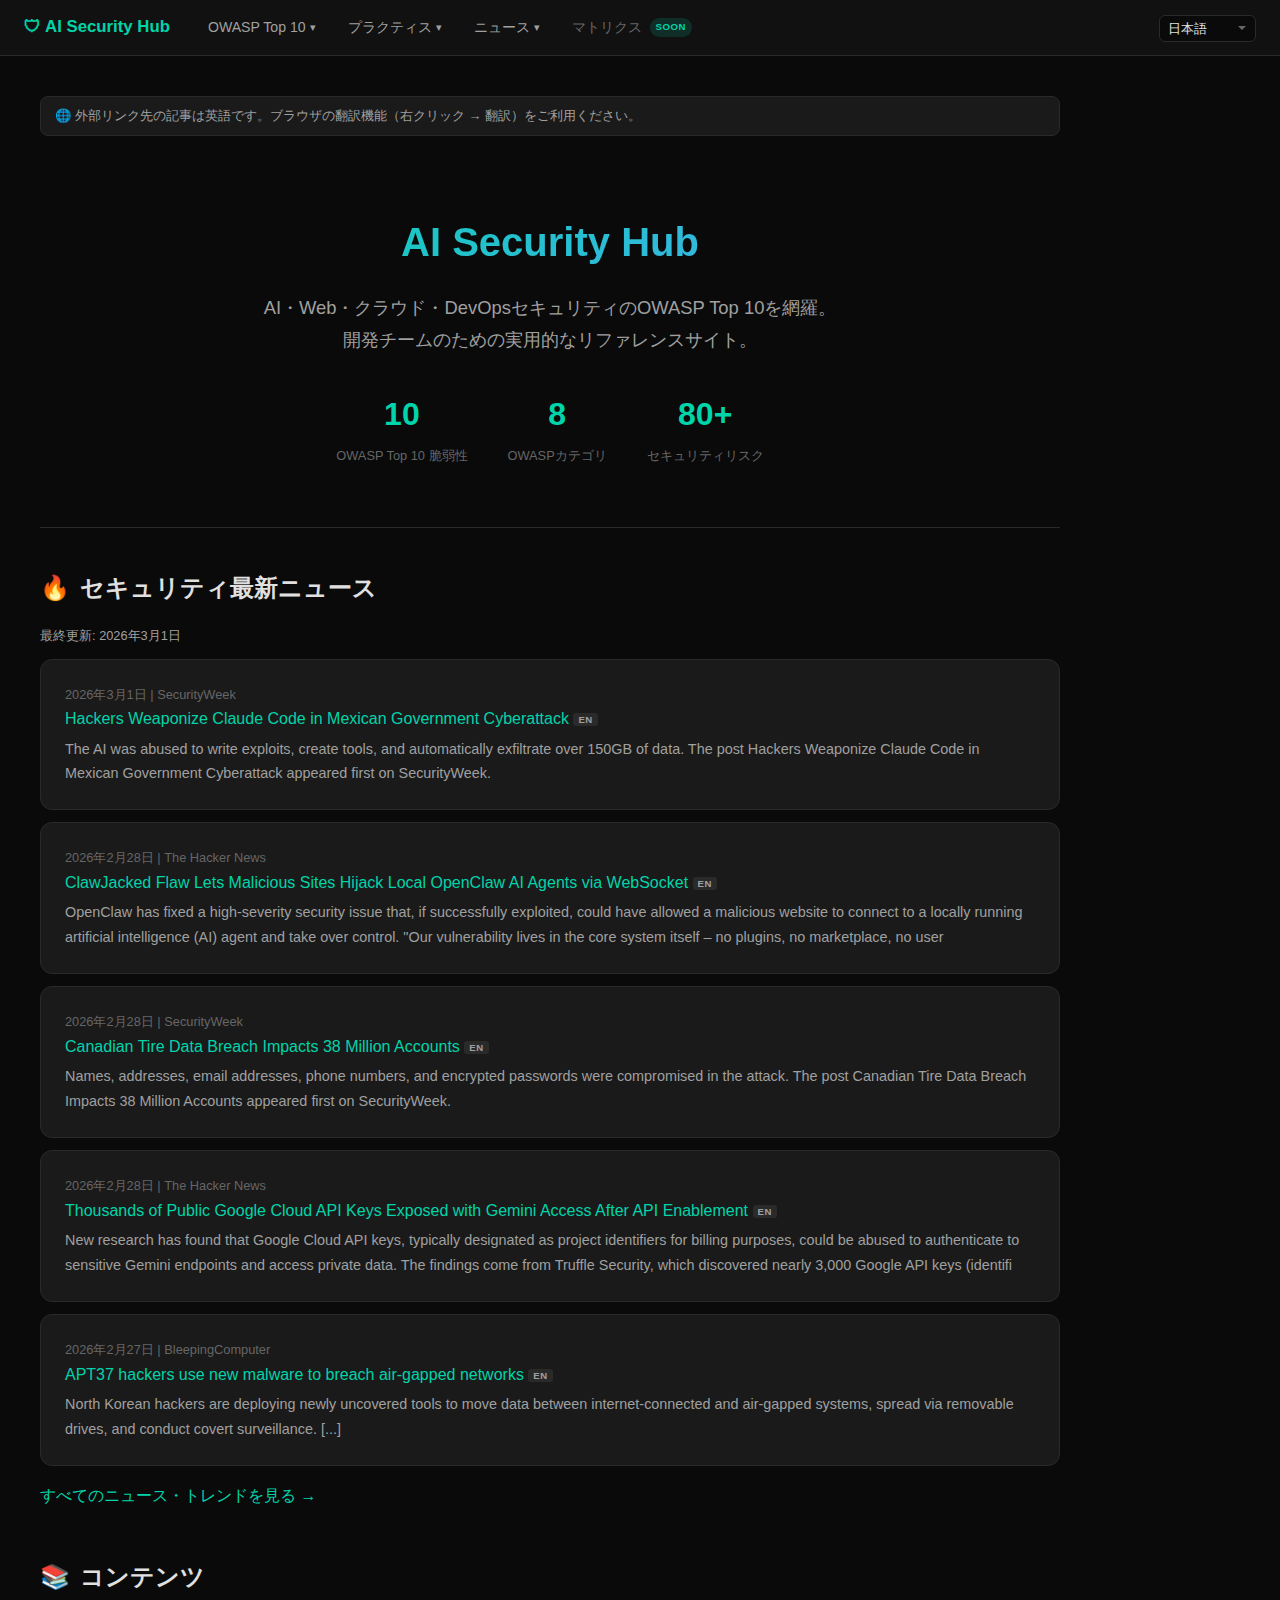
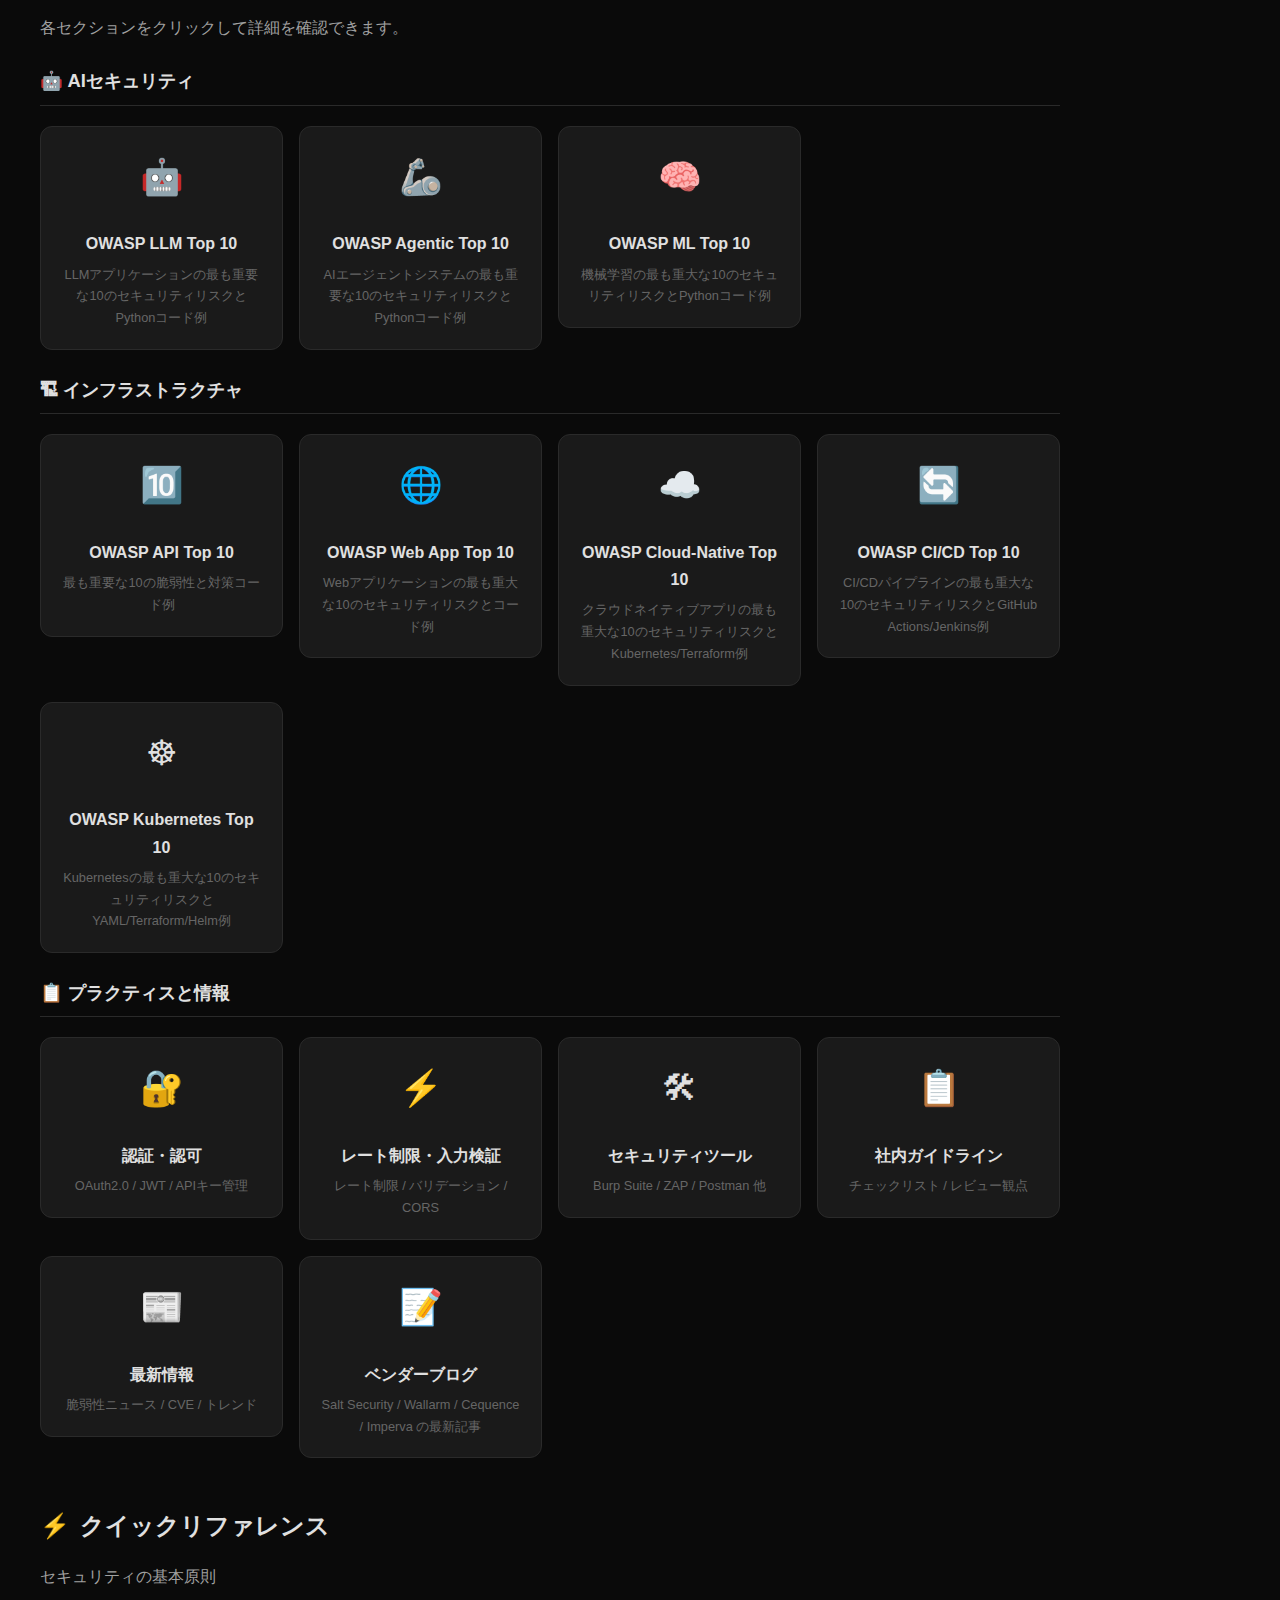
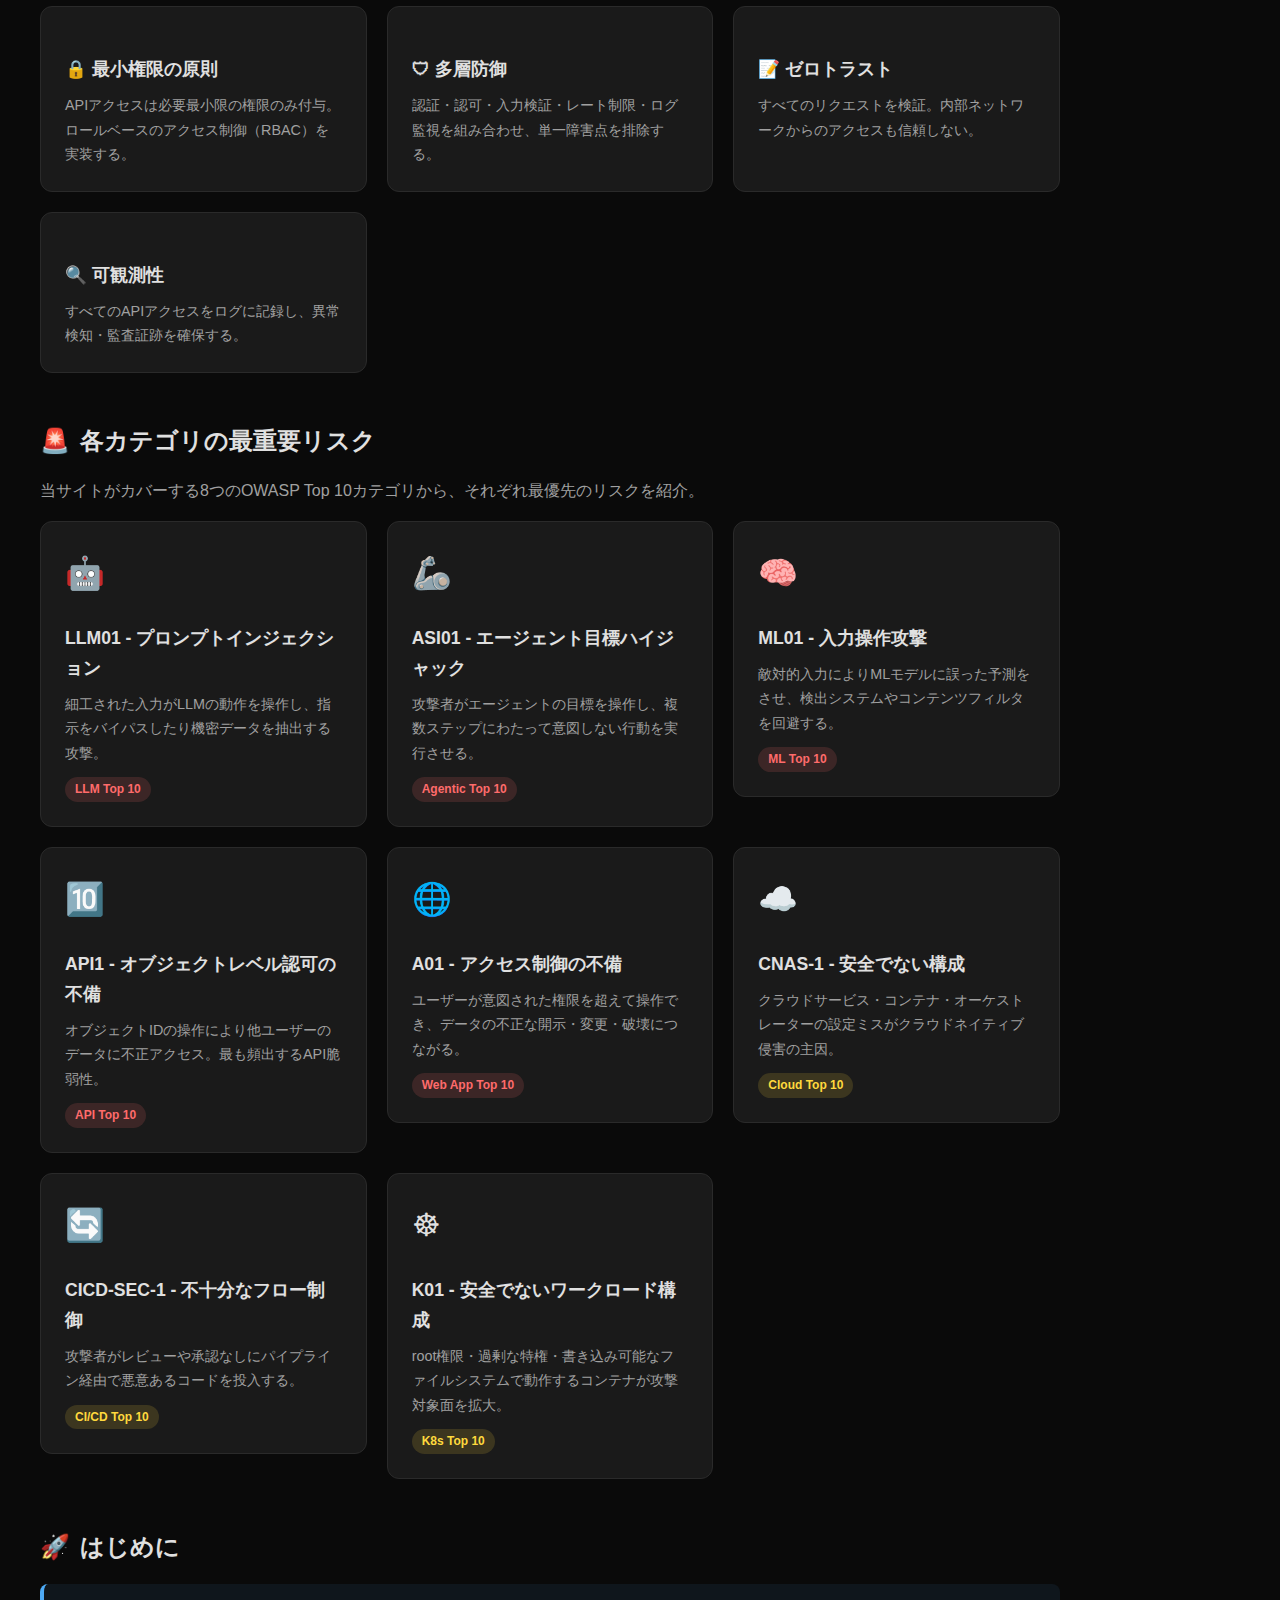
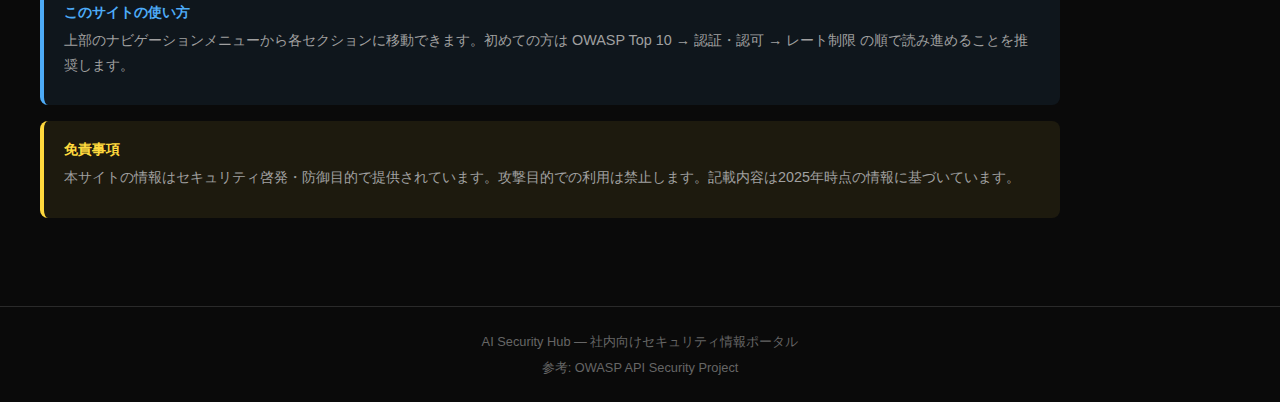
<file: ja/index.html>
<!DOCTYPE html><html lang="ja"><head>
  <meta charset="UTF-8">
  <meta name="viewport" content="width=device-width, initial-scale=1.0">
  <title data-i18n="index_page_title">AI Security Hub</title>
  <link rel="stylesheet" href="../css/style.css">
  <meta name="description" content="Comprehensive OWASP Top 10 reference for AI, web, cloud, and DevOps security. 8 categories, 80+ risks covered.">
  <meta property="og:title" content="AI Security Hub">
  <meta property="og:description" content="Comprehensive OWASP Top 10 reference for AI, web, cloud, and DevOps security. 8 categories, 80+ risks covered.">
  <meta property="og:type" content="website">
  <meta property="og:url" content="https://secaihub.com/ja/index.html">
  <meta property="og:site_name" content="AI Security Hub">
  <meta name="twitter:card" content="summary">

    <link rel="alternate" hreflang="en" href="/api-security-hub/en/index.html">
    <link rel="alternate" hreflang="ja" href="/api-security-hub/ja/index.html">
    <link rel="alternate" hreflang="es" href="/api-security-hub/es/index.html">
    <link rel="alternate" hreflang="pt" href="/api-security-hub/pt/index.html">
    <link rel="alternate" hreflang="fr" href="/api-security-hub/fr/index.html">
    <link rel="alternate" hreflang="x-default" href="/api-security-hub/en/index.html">
</head>
<body>

  <!-- Hero -->
  <div class="hero">
    <h1 data-i18n="index_hero_title">AI Security Hub</h1>
    <p data-i18n-html="index_hero_description">AI・Web・クラウド・DevOpsセキュリティのOWASP Top 10を網羅。<br>開発チームのための実用的なリファレンスサイト。</p>
    <div class="stats-row">
      <div class="stat-item">
        <div class="stat-number">10</div>
        <div class="stat-label" data-i18n="index_stat_owasp">OWASP Top 10 脆弱性</div>
      </div>
      <div class="stat-item">
        <div class="stat-number">8</div>
        <div class="stat-label" data-i18n="index_stat_sections">OWASPカテゴリ</div>
      </div>
      <div class="stat-item">
        <div class="stat-number">80+</div>
        <div class="stat-label" data-i18n="index_stat_checks">セキュリティリスク</div>
      </div>
    </div>
  </div>

  <!-- Latest News -->
  <div class="section">
    <h2 data-i18n-html="index_news_heading"><span class="section-icon">🔥</span> セキュリティ最新ニュース</h2>
    <p id="news-updated" class="text-muted" style="font-size:0.8rem;"><span data-i18n="index_news_last_updated">最終更新: </span><span id="news-updated-date"></span></p>
    <div id="news-container">
      <p class="text-muted" data-i18n="index_news_loading">ニュースを読み込み中...</p>
    </div>
    <div style="margin-top:16px;">
      <a href="news.html" data-i18n="index_news_view_all">すべてのニュース・トレンドを見る →</a>
    </div>
  </div>

  <!-- Section Navigation -->
  <div class="section">
    <h2 data-i18n-html="index_content_heading"><span class="section-icon">📚</span> コンテンツ</h2>
    <p data-i18n="index_content_description">各セクションをクリックして詳細を確認できます。</p>
    <h3 class="card-group-heading" data-i18n="index_group_ai">🤖 AIセキュリティ</h3>
    <div class="highlight-cards">
      <a href="owasp-llm-top10.html" class="card-link">
        <div class="highlight-card">
          <div class="hl-icon">🤖</div>
          <h3 data-i18n="index_card_owasp_llm_title">OWASP LLM Top 10</h3>
          <p data-i18n="index_card_owasp_llm_desc">LLMアプリケーションの最も重要な10のセキュリティリスクとPythonコード例</p>
        </div>
      </a>
      <a href="owasp-agentic-top10.html" class="card-link">
        <div class="highlight-card">
          <div class="hl-icon">🦾</div>
          <h3 data-i18n="index_card_owasp_agentic_title">OWASP Agentic Top 10</h3>
          <p data-i18n="index_card_owasp_agentic_desc">AIエージェントシステムの最も重要な10のセキュリティリスクとPythonコード例</p>
        </div>
      </a>
      <a href="owasp-ml-top10.html" class="card-link">
        <div class="highlight-card">
          <div class="hl-icon">🧠</div>
          <h3 data-i18n="index_card_owasp_ml_title">OWASP ML Top 10</h3>
          <p data-i18n="index_card_owasp_ml_desc">機械学習の最も重大な10のセキュリティリスクとPythonコード例</p>
        </div>
      </a>
    </div>

    <h3 class="card-group-heading" data-i18n="index_group_infra">🏗 インフラストラクチャ</h3>
    <div class="highlight-cards">
      <a href="owasp-top10.html" class="card-link">
        <div class="highlight-card">
          <div class="hl-icon">🔟</div>
          <h3 data-i18n="index_card_owasp_title">OWASP API Top 10</h3>
          <p data-i18n="index_card_owasp_desc">最も重要な10の脆弱性と対策コード例</p>
        </div>
      </a>
      <a href="owasp-webapp-top10.html" class="card-link">
        <div class="highlight-card">
          <div class="hl-icon">🌐</div>
          <h3 data-i18n="index_card_owasp_webapp_title">OWASP Web App Top 10</h3>
          <p data-i18n="index_card_owasp_webapp_desc">Webアプリケーションの最も重大な10のセキュリティリスクとコード例</p>
        </div>
      </a>
      <a href="owasp-cloud-top10.html" class="card-link">
        <div class="highlight-card">
          <div class="hl-icon">☁️</div>
          <h3 data-i18n="index_card_owasp_cloud_title">OWASP Cloud-Native Top 10</h3>
          <p data-i18n="index_card_owasp_cloud_desc">クラウドネイティブアプリの最も重大な10のセキュリティリスクとKubernetes/Terraform例</p>
        </div>
      </a>
      <a href="owasp-cicd-top10.html" class="card-link">
        <div class="highlight-card">
          <div class="hl-icon">🔄</div>
          <h3 data-i18n="index_card_owasp_cicd_title">OWASP CI/CD Top 10</h3>
          <p data-i18n="index_card_owasp_cicd_desc">CI/CDパイプラインの最も重大な10のセキュリティリスクとGitHub Actions/Jenkins例</p>
        </div>
      </a>
      <a href="owasp-k8s-top10.html" class="card-link">
        <div class="highlight-card">
          <div class="hl-icon">☸</div>
          <h3 data-i18n="index_card_owasp_k8s_title">OWASP Kubernetes Top 10</h3>
          <p data-i18n="index_card_owasp_k8s_desc">Kubernetesの最も重大な10のセキュリティリスクとYAML/Terraform/Helm例</p>
        </div>
      </a>
    </div>

    <h3 class="card-group-heading" data-i18n="index_group_practices">📋 プラクティスと情報</h3>
    <div class="highlight-cards">
      <a href="auth.html" class="card-link">
        <div class="highlight-card">
          <div class="hl-icon">🔐</div>
          <h3 data-i18n="index_card_auth_title">認証・認可</h3>
          <p data-i18n="index_card_auth_desc">OAuth2.0 / JWT / APIキー管理</p>
        </div>
      </a>
      <a href="rate-limiting.html" class="card-link">
        <div class="highlight-card">
          <div class="hl-icon">⚡</div>
          <h3 data-i18n="index_card_rate_title">レート制限・入力検証</h3>
          <p data-i18n="index_card_rate_desc">レート制限 / バリデーション / CORS</p>
        </div>
      </a>
      <a href="tools.html" class="card-link">
        <div class="highlight-card">
          <div class="hl-icon">🛠</div>
          <h3 data-i18n="index_card_tools_title">セキュリティツール</h3>
          <p data-i18n="index_card_tools_desc">Burp Suite / ZAP / Postman 他</p>
        </div>
      </a>
      <a href="guidelines.html" class="card-link">
        <div class="highlight-card">
          <div class="hl-icon">📋</div>
          <h3 data-i18n="index_card_guidelines_title">社内ガイドライン</h3>
          <p data-i18n="index_card_guidelines_desc">チェックリスト / レビュー観点</p>
        </div>
      </a>
      <a href="news.html" class="card-link">
        <div class="highlight-card">
          <div class="hl-icon">📰</div>
          <h3 data-i18n="index_card_news_title">最新情報</h3>
          <p data-i18n="index_card_news_desc">脆弱性ニュース / CVE / トレンド</p>
        </div>
      </a>
      <a href="vendor-blogs.html" class="card-link">
        <div class="highlight-card">
          <div class="hl-icon">📝</div>
          <h3 data-i18n="index_card_vendor_blogs_title">ベンダーブログ</h3>
          <p data-i18n="index_card_vendor_blogs_desc">Salt Security / Wallarm / Cequence / Imperva の最新記事</p>
        </div>
      </a>
    </div>
  </div>

  <!-- Quick Reference -->
  <div class="section">
    <h2 data-i18n-html="index_quickref_heading"><span class="section-icon">⚡</span> クイックリファレンス</h2>
    <p data-i18n="index_quickref_description">セキュリティの基本原則</p>
    <div class="card-grid">
      <div class="card">
        <h3 data-i18n-html="index_quickref_least_privilege_title">🔒 最小権限の原則</h3>
        <p data-i18n="index_quickref_least_privilege_desc">APIアクセスは必要最小限の権限のみ付与。ロールベースのアクセス制御（RBAC）を実装する。</p>
      </div>
      <div class="card">
        <h3 data-i18n-html="index_quickref_defense_depth_title">🛡 多層防御</h3>
        <p data-i18n="index_quickref_defense_depth_desc">認証・認可・入力検証・レート制限・ログ監視を組み合わせ、単一障害点を排除する。</p>
      </div>
      <div class="card">
        <h3 data-i18n-html="index_quickref_zero_trust_title">📝 ゼロトラスト</h3>
        <p data-i18n="index_quickref_zero_trust_desc">すべてのリクエストを検証。内部ネットワークからのアクセスも信頼しない。</p>
      </div>
      <div class="card">
        <h3 data-i18n-html="index_quickref_observability_title">🔍 可観測性</h3>
        <p data-i18n="index_quickref_observability_desc">すべてのAPIアクセスをログに記録し、異常検知・監査証跡を確保する。</p>
      </div>
    </div>
  </div>

  <!-- #1 Risk from Each OWASP Category -->
  <div class="section">
    <h2 data-i18n-html="index_top_risks_heading"><span class="section-icon">🚨</span> 各カテゴリの最重要リスク</h2>
    <p data-i18n="index_top_risks_description">当サイトがカバーする8つのOWASP Top 10カテゴリから、それぞれ最優先のリスクを紹介。</p>
    <div class="card-grid">
      <a href="owasp-llm-top10.html" class="card-link">
        <div class="card">
          <div class="card-icon">🤖</div>
          <h3 data-i18n="index_risk_llm_title">LLM01 - プロンプトインジェクション</h3>
          <p data-i18n="index_risk_llm_desc">細工された入力がLLMの動作を操作し、指示をバイパスしたり機密データを抽出する攻撃。</p>
          <span class="card-tag tag-critical">LLM Top 10</span>
        </div>
      </a>
      <a href="owasp-agentic-top10.html" class="card-link">
        <div class="card">
          <div class="card-icon">🦾</div>
          <h3 data-i18n="index_risk_agentic_title">ASI01 - エージェント目標ハイジャック</h3>
          <p data-i18n="index_risk_agentic_desc">攻撃者がエージェントの目標を操作し、複数ステップにわたって意図しない行動を実行させる。</p>
          <span class="card-tag tag-critical">Agentic Top 10</span>
        </div>
      </a>
      <a href="owasp-ml-top10.html" class="card-link">
        <div class="card">
          <div class="card-icon">🧠</div>
          <h3 data-i18n="index_risk_ml_title">ML01 - 入力操作攻撃</h3>
          <p data-i18n="index_risk_ml_desc">敵対的入力によりMLモデルに誤った予測をさせ、検出システムやコンテンツフィルタを回避する。</p>
          <span class="card-tag tag-critical">ML Top 10</span>
        </div>
      </a>
      <a href="owasp-top10.html" class="card-link">
        <div class="card">
          <div class="card-icon">🔟</div>
          <h3 data-i18n="index_risk_api_title">API1 - オブジェクトレベル認可の不備</h3>
          <p data-i18n="index_risk_api_desc">オブジェクトIDの操作により他ユーザーのデータに不正アクセス。最も頻出するAPI脆弱性。</p>
          <span class="card-tag tag-critical">API Top 10</span>
        </div>
      </a>
      <a href="owasp-webapp-top10.html" class="card-link">
        <div class="card">
          <div class="card-icon">🌐</div>
          <h3 data-i18n="index_risk_webapp_title">A01 - アクセス制御の不備</h3>
          <p data-i18n="index_risk_webapp_desc">ユーザーが意図された権限を超えて操作でき、データの不正な開示・変更・破壊につながる。</p>
          <span class="card-tag tag-critical">Web App Top 10</span>
        </div>
      </a>
      <a href="owasp-cloud-top10.html" class="card-link">
        <div class="card">
          <div class="card-icon">☁️</div>
          <h3 data-i18n="index_risk_cloud_title">CNAS-1 - 安全でない構成</h3>
          <p data-i18n="index_risk_cloud_desc">クラウドサービス・コンテナ・オーケストレーターの設定ミスがクラウドネイティブ侵害の主因。</p>
          <span class="card-tag tag-high">Cloud Top 10</span>
        </div>
      </a>
      <a href="owasp-cicd-top10.html" class="card-link">
        <div class="card">
          <div class="card-icon">🔄</div>
          <h3 data-i18n="index_risk_cicd_title">CICD-SEC-1 - 不十分なフロー制御</h3>
          <p data-i18n="index_risk_cicd_desc">攻撃者がレビューや承認なしにパイプライン経由で悪意あるコードを投入する。</p>
          <span class="card-tag tag-high">CI/CD Top 10</span>
        </div>
      </a>
      <a href="owasp-k8s-top10.html" class="card-link">
        <div class="card">
          <div class="card-icon">☸</div>
          <h3 data-i18n="index_risk_k8s_title">K01 - 安全でないワークロード構成</h3>
          <p data-i18n="index_risk_k8s_desc">root権限・過剰な特権・書き込み可能なファイルシステムで動作するコンテナが攻撃対象面を拡大。</p>
          <span class="card-tag tag-high">K8s Top 10</span>
        </div>
      </a>
    </div>
  </div>

  <!-- Getting Started -->
  <div class="section">
    <h2 data-i18n-html="index_getting_started_heading"><span class="section-icon">🚀</span> はじめに</h2>
    <div class="callout callout-info">
      <div class="callout-title" data-i18n="index_howto_title">このサイトの使い方</div>
      <p data-i18n="index_howto_desc">上部のナビゲーションメニューから各セクションに移動できます。初めての方は OWASP Top 10 → 認証・認可 → レート制限 の順で読み進めることを推奨します。</p>
    </div>
    <div class="callout callout-warning">
      <div class="callout-title" data-i18n="index_disclaimer_title">免責事項</div>
      <p data-i18n="index_disclaimer_desc">本サイトの情報はセキュリティ啓発・防御目的で提供されています。攻撃目的での利用は禁止します。記載内容は2025年時点の情報に基づいています。</p>
    </div>
  </div>

<script src="../js/common.js"></script>
<script>
(function() {
  var langMatch = location.pathname.match(/\/(en|ja|es|pt|fr)\//);
  var lang = langMatch ? langMatch[1] : 'en';

  fetch('../data/news.json')
    .then(function(res) { return res.json(); })
    .then(function(data) {
      var container = document.getElementById('news-container');
      var updatedDateEl = document.getElementById('news-updated-date');

      if (data.lastUpdated && updatedDateEl) {
        var date = new Date(data.lastUpdated);
        updatedDateEl.textContent = date.toLocaleDateString(lang, {
          year: 'numeric',
          month: 'long',
          day: 'numeric'
        });
      }

      var items = data.items;
      if (!items || items.length === 0) {
        container.innerHTML = '<p class="text-muted">No news available.</p>';
        return;
      }

      var latestItems = items.slice(0, 5);
      var html = '';
      latestItems.forEach(function(item) {
        var title = (typeof item.title === 'object' && item.title !== null)
          ? (item.title[lang] || item.title.en || item.titleOriginal || '')
          : (item.titleOriginal || item.title || '');
        var description = (typeof item.description === 'object' && item.description !== null)
          ? (item.description[lang] || item.description.en || item.descriptionOriginal || '')
          : (item.descriptionOriginal || item.description || '');
        var date = item.pubDate ? new Date(item.pubDate).toLocaleDateString(lang, { year:'numeric', month:'short', day:'numeric' }) : '';
        var url = item.link || '#';
        var source = item.source || '';

        html += '<div class="news-item" style="margin-bottom:12px;">';
        html += '<div style="font-size:0.8rem;" class="text-muted">' + date;
        if (source) {
          html += ' | ' + source;
        }
        html += '</div>';
        html += '<a href="' + url + '" target="_blank" rel="noopener noreferrer">' + title + '</a>';
        if (lang !== 'en') {
          html += ' <span style="font-size:0.6rem;padding:1px 5px;border-radius:3px;background:var(--border-color,#2a2a2a);color:var(--text-secondary,#a0a0a0);font-weight:700;letter-spacing:0.5px;vertical-align:middle;">EN</span>';
        }
        if (description) {
          html += '<p style="margin:4px 0 0;font-size:0.9rem;">' + description + '</p>';
        }
        html += '</div>';
      });

      container.innerHTML = html;
    })
    .catch(function() {
      var container = document.getElementById('news-container');
      container.innerHTML = '<p class="text-muted">Failed to load news.</p>';
    });
})();
</script>


</body></html>
</file>
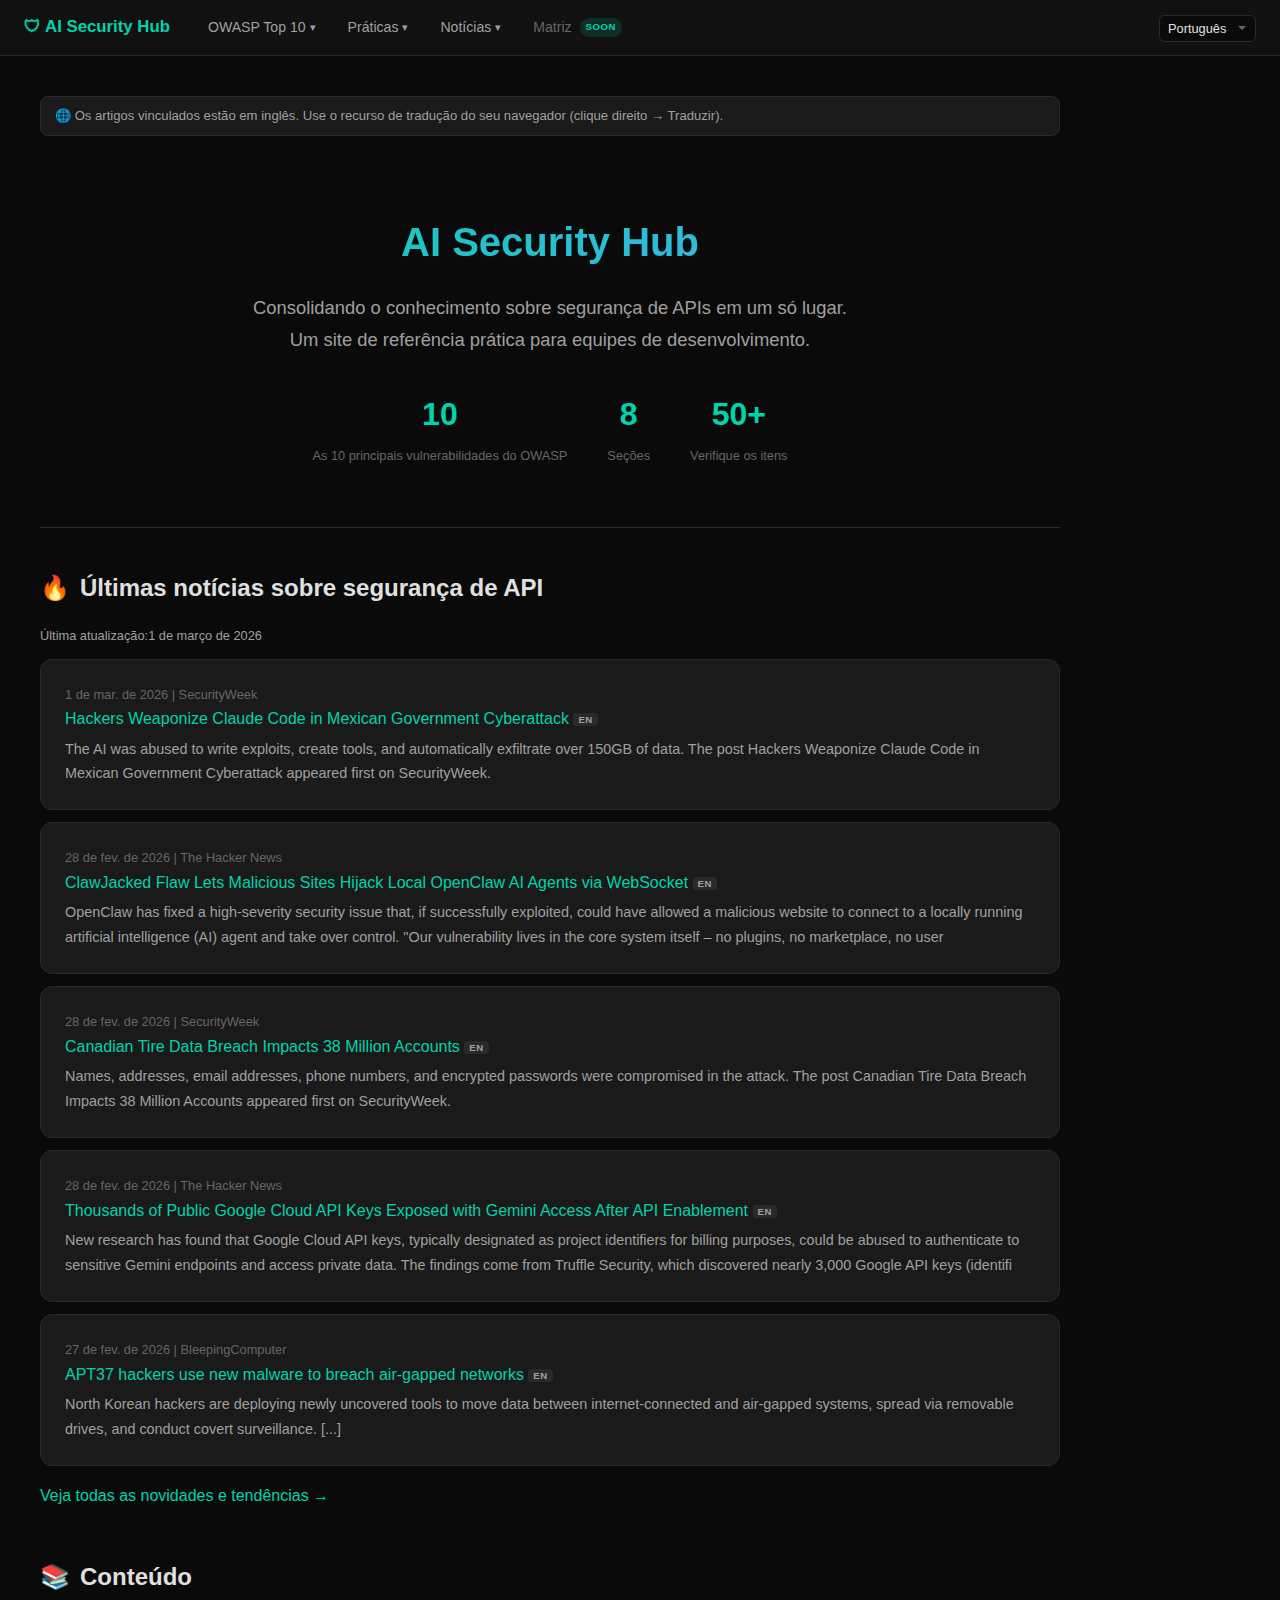
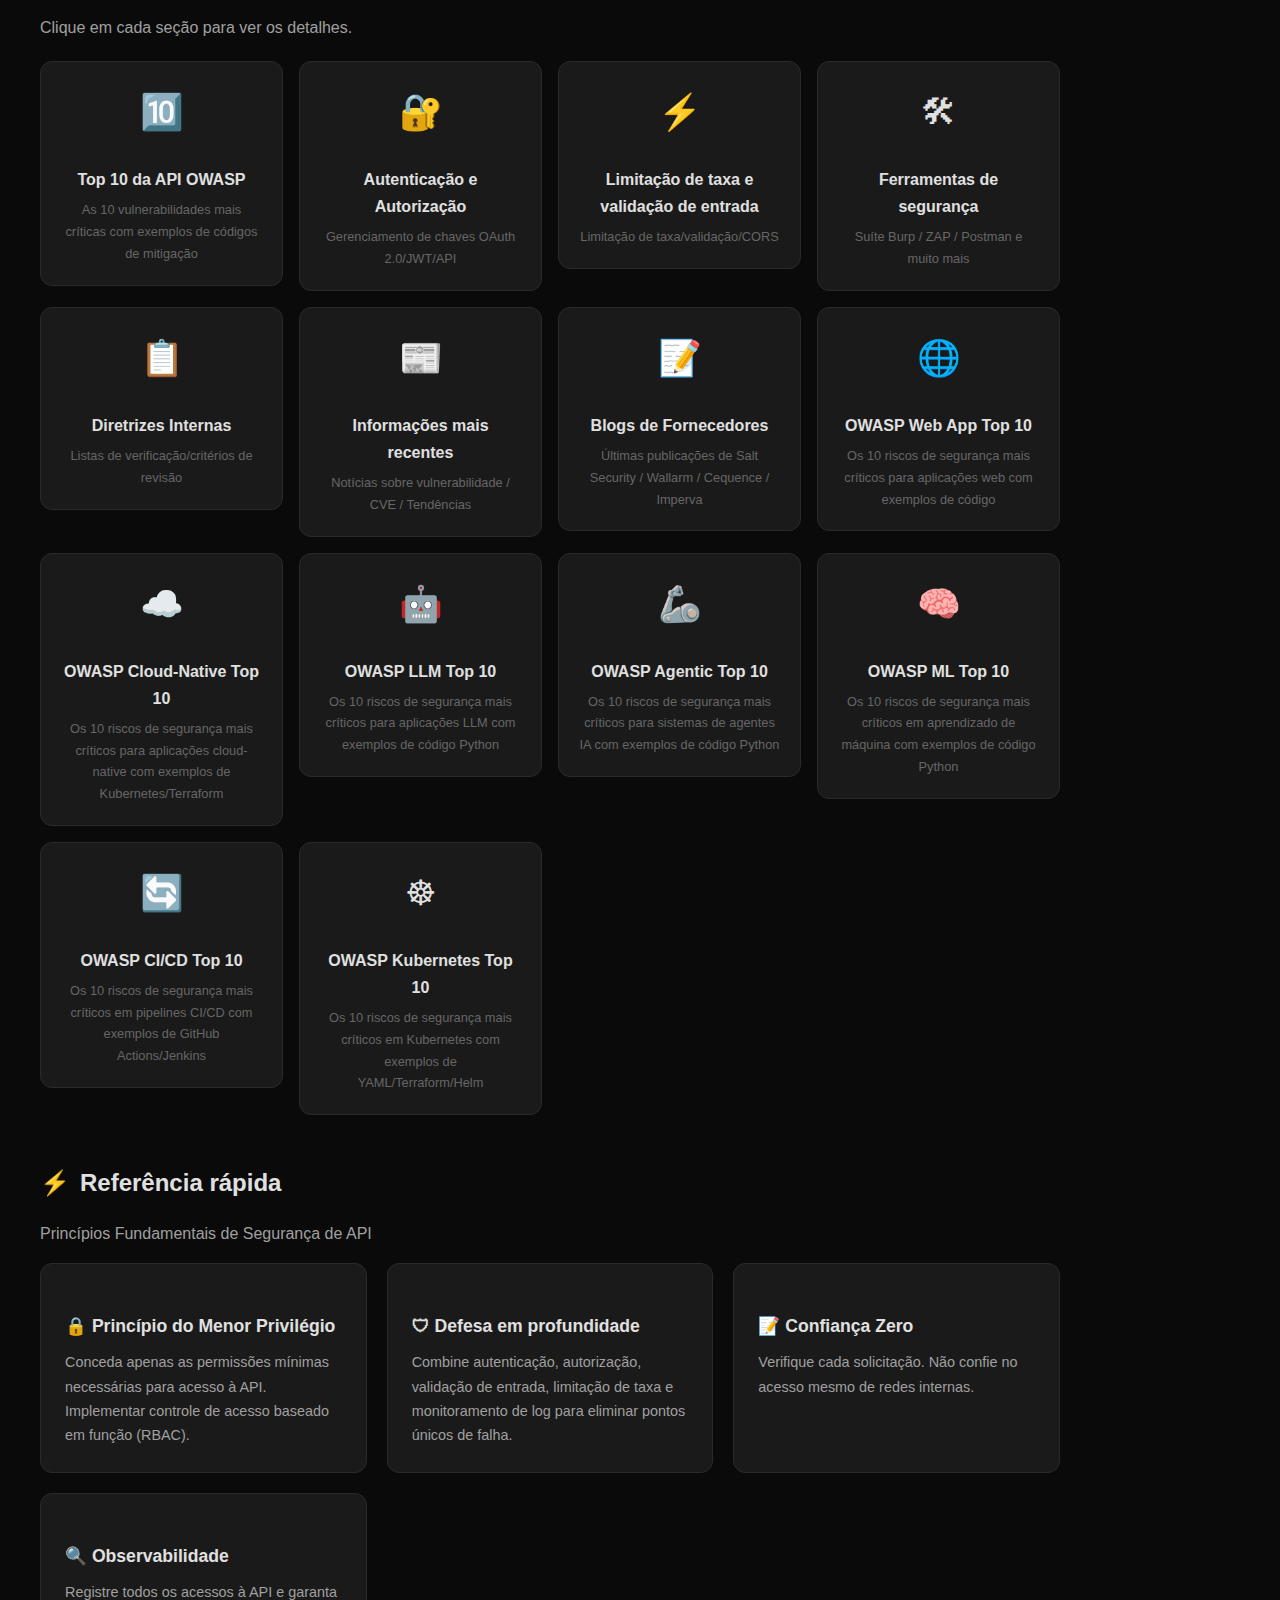
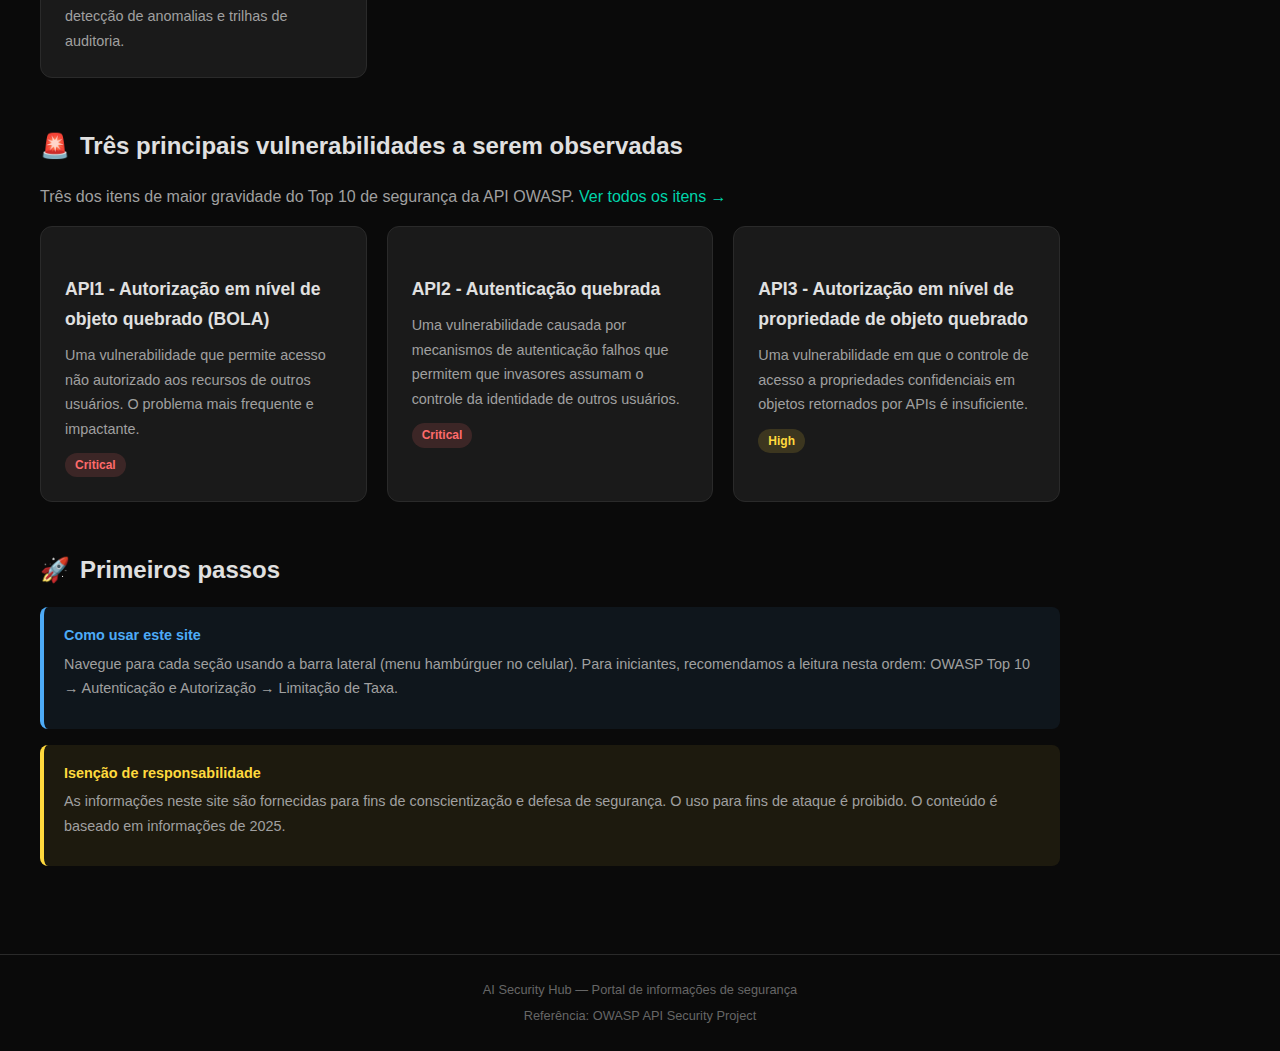
<file: pt/index.html>
<!DOCTYPE html><html lang="pt"><head>
  <meta charset="UTF-8">
  <meta name="viewport" content="width=device-width, initial-scale=1.0">
  <title data-i18n="index_page_title">AI Security Hub</title>
  <link rel="stylesheet" href="../css/style.css">

    <link rel="alternate" hreflang="en" href="/api-security-hub/en/index.html">
    <link rel="alternate" hreflang="ja" href="/api-security-hub/ja/index.html">
    <link rel="alternate" hreflang="es" href="/api-security-hub/es/index.html">
    <link rel="alternate" hreflang="pt" href="/api-security-hub/pt/index.html">
    <link rel="alternate" hreflang="fr" href="/api-security-hub/fr/index.html">
    <link rel="alternate" hreflang="x-default" href="/api-security-hub/en/index.html">
</head>
<body>

  <!-- Hero -->
  <div class="hero">
    <h1 data-i18n="index_hero_title">AI Security Hub</h1>
    <p data-i18n-html="index_hero_description">Consolidando o conhecimento sobre segurança de APIs em um só lugar.<br>Um site de referência prática para equipes de desenvolvimento.</p>
    <div class="stats-row">
      <div class="stat-item">
        <div class="stat-number">10</div>
        <div class="stat-label" data-i18n="index_stat_owasp">As 10 principais vulnerabilidades do OWASP</div>
      </div>
      <div class="stat-item">
        <div class="stat-number">8</div>
        <div class="stat-label" data-i18n="index_stat_sections">Seções</div>
      </div>
      <div class="stat-item">
        <div class="stat-number">50+</div>
        <div class="stat-label" data-i18n="index_stat_checks">Verifique os itens</div>
      </div>
    </div>
  </div>

  <!-- Latest News -->
  <div class="section">
    <h2 data-i18n-html="index_news_heading"><span class="section-icon">🔥</span> Últimas notícias sobre segurança de API</h2>
    <p id="news-updated" class="text-muted" style="font-size:0.8rem;"><span data-i18n="index_news_last_updated">Última atualização:</span><span id="news-updated-date"></span></p>
    <div id="news-container">
      <p class="text-muted" data-i18n="index_news_loading">Carregando notícias...</p>
    </div>
    <div style="margin-top:16px;">
      <a href="news.html" data-i18n="index_news_view_all">Veja todas as novidades e tendências →</a>
    </div>
  </div>

  <!-- Section Navigation -->
  <div class="section">
    <h2 data-i18n-html="index_content_heading"><span class="section-icon">📚</span> Conteúdo</h2>
    <p data-i18n="index_content_description">Clique em cada seção para ver os detalhes.</p>
    <div class="highlight-cards">
      <a href="owasp-top10.html" class="card-link">
        <div class="highlight-card">
          <div class="hl-icon">🔟</div>
          <h3 data-i18n="index_card_owasp_title">Top 10 da API OWASP</h3>
          <p data-i18n="index_card_owasp_desc">As 10 vulnerabilidades mais críticas com exemplos de códigos de mitigação</p>
        </div>
      </a>
      <a href="auth.html" class="card-link">
        <div class="highlight-card">
          <div class="hl-icon">🔐</div>
          <h3 data-i18n="index_card_auth_title">Autenticação e Autorização</h3>
          <p data-i18n="index_card_auth_desc">Gerenciamento de chaves OAuth 2.0/JWT/API</p>
        </div>
      </a>
      <a href="rate-limiting.html" class="card-link">
        <div class="highlight-card">
          <div class="hl-icon">⚡</div>
          <h3 data-i18n="index_card_rate_title">Limitação de taxa e validação de entrada</h3>
          <p data-i18n="index_card_rate_desc">Limitação de taxa/validação/CORS</p>
        </div>
      </a>
      <a href="tools.html" class="card-link">
        <div class="highlight-card">
          <div class="hl-icon">🛠</div>
          <h3 data-i18n="index_card_tools_title">Ferramentas de segurança</h3>
          <p data-i18n="index_card_tools_desc">Suíte Burp / ZAP / Postman e muito mais</p>
        </div>
      </a>
      <a href="guidelines.html" class="card-link">
        <div class="highlight-card">
          <div class="hl-icon">📋</div>
          <h3 data-i18n="index_card_guidelines_title">Diretrizes Internas</h3>
          <p data-i18n="index_card_guidelines_desc">Listas de verificação/critérios de revisão</p>
        </div>
      </a>
      <a href="news.html" class="card-link">
        <div class="highlight-card">
          <div class="hl-icon">📰</div>
          <h3 data-i18n="index_card_news_title">Informações mais recentes</h3>
          <p data-i18n="index_card_news_desc">Notícias sobre vulnerabilidade / CVE / Tendências</p>
        </div>
      </a>
      <a href="vendor-blogs.html" class="card-link">
        <div class="highlight-card">
          <div class="hl-icon">📝</div>
          <h3 data-i18n="index_card_vendor_blogs_title">Blogs de Fornecedores</h3>
          <p data-i18n="index_card_vendor_blogs_desc">Últimas publicações de Salt Security / Wallarm / Cequence / Imperva</p>
        </div>
      </a>
      <a href="owasp-webapp-top10.html" class="card-link">
        <div class="highlight-card">
          <div class="hl-icon">🌐</div>
          <h3 data-i18n="index_card_owasp_webapp_title">OWASP Web App Top 10</h3>
          <p data-i18n="index_card_owasp_webapp_desc">Os 10 riscos de segurança mais críticos para aplicações web com exemplos de código</p>
        </div>
      </a>
      <a href="owasp-cloud-top10.html" class="card-link">
        <div class="highlight-card">
          <div class="hl-icon">☁️</div>
          <h3 data-i18n="index_card_owasp_cloud_title">OWASP Cloud-Native Top 10</h3>
          <p data-i18n="index_card_owasp_cloud_desc">Os 10 riscos de segurança mais críticos para aplicações cloud-native com exemplos de Kubernetes/Terraform</p>
        </div>
      </a>
      <a href="owasp-llm-top10.html" class="card-link">
        <div class="highlight-card">
          <div class="hl-icon">🤖</div>
          <h3 data-i18n="index_card_owasp_llm_title">OWASP LLM Top 10</h3>
          <p data-i18n="index_card_owasp_llm_desc">Os 10 riscos de segurança mais críticos para aplicações LLM com exemplos de código Python</p>
        </div>
      </a>
      <a href="owasp-agentic-top10.html" class="card-link">
        <div class="highlight-card">
          <div class="hl-icon">🦾</div>
          <h3 data-i18n="index_card_owasp_agentic_title">OWASP Agentic Top 10</h3>
          <p data-i18n="index_card_owasp_agentic_desc">Os 10 riscos de segurança mais críticos para sistemas de agentes IA com exemplos de código Python</p>
        </div>
      </a>
      <a href="owasp-ml-top10.html" class="card-link">
        <div class="highlight-card">
          <div class="hl-icon">🧠</div>
          <h3 data-i18n="index_card_owasp_ml_title">OWASP ML Top 10</h3>
          <p data-i18n="index_card_owasp_ml_desc">Os 10 riscos de segurança mais críticos em aprendizado de máquina com exemplos de código Python</p>
        </div>
      </a>
      <a href="owasp-cicd-top10.html" class="card-link">
        <div class="highlight-card">
          <div class="hl-icon">🔄</div>
          <h3 data-i18n="index_card_owasp_cicd_title">OWASP CI/CD Top 10</h3>
          <p data-i18n="index_card_owasp_cicd_desc">Os 10 riscos de segurança mais críticos em pipelines CI/CD com exemplos de GitHub Actions/Jenkins</p>
        </div>
      </a>
      <a href="owasp-k8s-top10.html" class="card-link">
        <div class="highlight-card">
          <div class="hl-icon">☸</div>
          <h3 data-i18n="index_card_owasp_k8s_title">OWASP Kubernetes Top 10</h3>
          <p data-i18n="index_card_owasp_k8s_desc">Os 10 riscos de segurança mais críticos em Kubernetes com exemplos de YAML/Terraform/Helm</p>
        </div>
      </a>
    </div>
  </div>

  <!-- Quick Reference -->
  <div class="section">
    <h2 data-i18n-html="index_quickref_heading"><span class="section-icon">⚡</span> Referência rápida</h2>
    <p data-i18n="index_quickref_description">Princípios Fundamentais de Segurança de API</p>
    <div class="card-grid">
      <div class="card">
        <h3 data-i18n-html="index_quickref_least_privilege_title">🔒 Princípio do Menor Privilégio</h3>
        <p data-i18n="index_quickref_least_privilege_desc">Conceda apenas as permissões mínimas necessárias para acesso à API. Implementar controle de acesso baseado em função (RBAC).</p>
      </div>
      <div class="card">
        <h3 data-i18n-html="index_quickref_defense_depth_title">🛡 Defesa em profundidade</h3>
        <p data-i18n="index_quickref_defense_depth_desc">Combine autenticação, autorização, validação de entrada, limitação de taxa e monitoramento de log para eliminar pontos únicos de falha.</p>
      </div>
      <div class="card">
        <h3 data-i18n-html="index_quickref_zero_trust_title">📝 Confiança Zero</h3>
        <p data-i18n="index_quickref_zero_trust_desc">Verifique cada solicitação. Não confie no acesso mesmo de redes internas.</p>
      </div>
      <div class="card">
        <h3 data-i18n-html="index_quickref_observability_title">🔍 Observabilidade</h3>
        <p data-i18n="index_quickref_observability_desc">Registre todos os acessos à API e garanta detecção de anomalias e trilhas de auditoria.</p>
      </div>
    </div>
  </div>

  <!-- OWASP Top 3 -->
  <div class="section">
    <h2 data-i18n-html="index_top3_heading"><span class="section-icon">🚨</span> Três principais vulnerabilidades a serem observadas</h2>
    <p data-i18n-html="index_top3_description">Três dos itens de maior gravidade do Top 10 de segurança da API OWASP. <a href="owasp-top10.html">Ver todos os itens →</a></p>
    <div class="card-grid">
      <div class="card">
        <h3 data-i18n="index_top3_api1_title">API1 - Autorização em nível de objeto quebrado (BOLA)</h3>
        <p data-i18n="index_top3_api1_desc">Uma vulnerabilidade que permite acesso não autorizado aos recursos de outros usuários. O problema mais frequente e impactante.</p>
        <span class="card-tag tag-critical">Critical</span>
      </div>
      <div class="card">
        <h3 data-i18n="index_top3_api2_title">API2 - Autenticação quebrada</h3>
        <p data-i18n="index_top3_api2_desc">Uma vulnerabilidade causada por mecanismos de autenticação falhos que permitem que invasores assumam o controle da identidade de outros usuários.</p>
        <span class="card-tag tag-critical">Critical</span>
      </div>
      <div class="card">
        <h3 data-i18n="index_top3_api3_title">API3 - Autorização em nível de propriedade de objeto quebrado</h3>
        <p data-i18n="index_top3_api3_desc">Uma vulnerabilidade em que o controle de acesso a propriedades confidenciais em objetos retornados por APIs é insuficiente.</p>
        <span class="card-tag tag-high">High</span>
      </div>
    </div>
  </div>

  <!-- Getting Started -->
  <div class="section">
    <h2 data-i18n-html="index_getting_started_heading"><span class="section-icon">🚀</span> Primeiros passos</h2>
    <div class="callout callout-info">
      <div class="callout-title" data-i18n="index_howto_title">Como usar este site</div>
      <p data-i18n="index_howto_desc">Navegue para cada seção usando a barra lateral (menu hambúrguer no celular). Para iniciantes, recomendamos a leitura nesta ordem: OWASP Top 10 → Autenticação e Autorização → Limitação de Taxa.</p>
    </div>
    <div class="callout callout-warning">
      <div class="callout-title" data-i18n="index_disclaimer_title">Isenção de responsabilidade</div>
      <p data-i18n="index_disclaimer_desc">As informações neste site são fornecidas para fins de conscientização e defesa de segurança. O uso para fins de ataque é proibido. O conteúdo é baseado em informações de 2025.</p>
    </div>
  </div>

<script src="../js/common.js"></script>
<script>
(function() {
  var langMatch = location.pathname.match(/\/(en|ja|es|pt|fr)\//);
  var lang = langMatch ? langMatch[1] : 'en';

  fetch('../data/news.json')
    .then(function(res) { return res.json(); })
    .then(function(data) {
      var container = document.getElementById('news-container');
      var updatedDateEl = document.getElementById('news-updated-date');

      if (data.lastUpdated && updatedDateEl) {
        var date = new Date(data.lastUpdated);
        updatedDateEl.textContent = date.toLocaleDateString(lang, {
          year: 'numeric',
          month: 'long',
          day: 'numeric'
        });
      }

      var items = data.items;
      if (!items || items.length === 0) {
        container.innerHTML = '<p class="text-muted">No news available.</p>';
        return;
      }

      var latestItems = items.slice(0, 5);
      var html = '';
      latestItems.forEach(function(item) {
        var title = (typeof item.title === 'object' && item.title !== null)
          ? (item.title[lang] || item.title.en || item.titleOriginal || '')
          : (item.titleOriginal || item.title || '');
        var description = (typeof item.description === 'object' && item.description !== null)
          ? (item.description[lang] || item.description.en || item.descriptionOriginal || '')
          : (item.descriptionOriginal || item.description || '');
        var date = item.pubDate ? new Date(item.pubDate).toLocaleDateString(lang, { year:'numeric', month:'short', day:'numeric' }) : '';
        var url = item.link || '#';
        var source = item.source || '';

        html += '<div class="news-item" style="margin-bottom:12px;">';
        html += '<div style="font-size:0.8rem;" class="text-muted">' + date;
        if (source) {
          html += ' | ' + source;
        }
        html += '</div>';
        html += '<a href="' + url + '" target="_blank" rel="noopener noreferrer">' + title + '</a>';
        if (lang !== 'en') {
          html += ' <span style="font-size:0.6rem;padding:1px 5px;border-radius:3px;background:var(--border-color,#2a2a2a);color:var(--text-secondary,#a0a0a0);font-weight:700;letter-spacing:0.5px;vertical-align:middle;">EN</span>';
        }
        if (description) {
          html += '<p style="margin:4px 0 0;font-size:0.9rem;">' + description + '</p>';
        }
        html += '</div>';
      });

      container.innerHTML = html;
    })
    .catch(function() {
      var container = document.getElementById('news-container');
      container.innerHTML = '<p class="text-muted">Failed to load news.</p>';
    });
})();
</script>


</body></html>
</file>
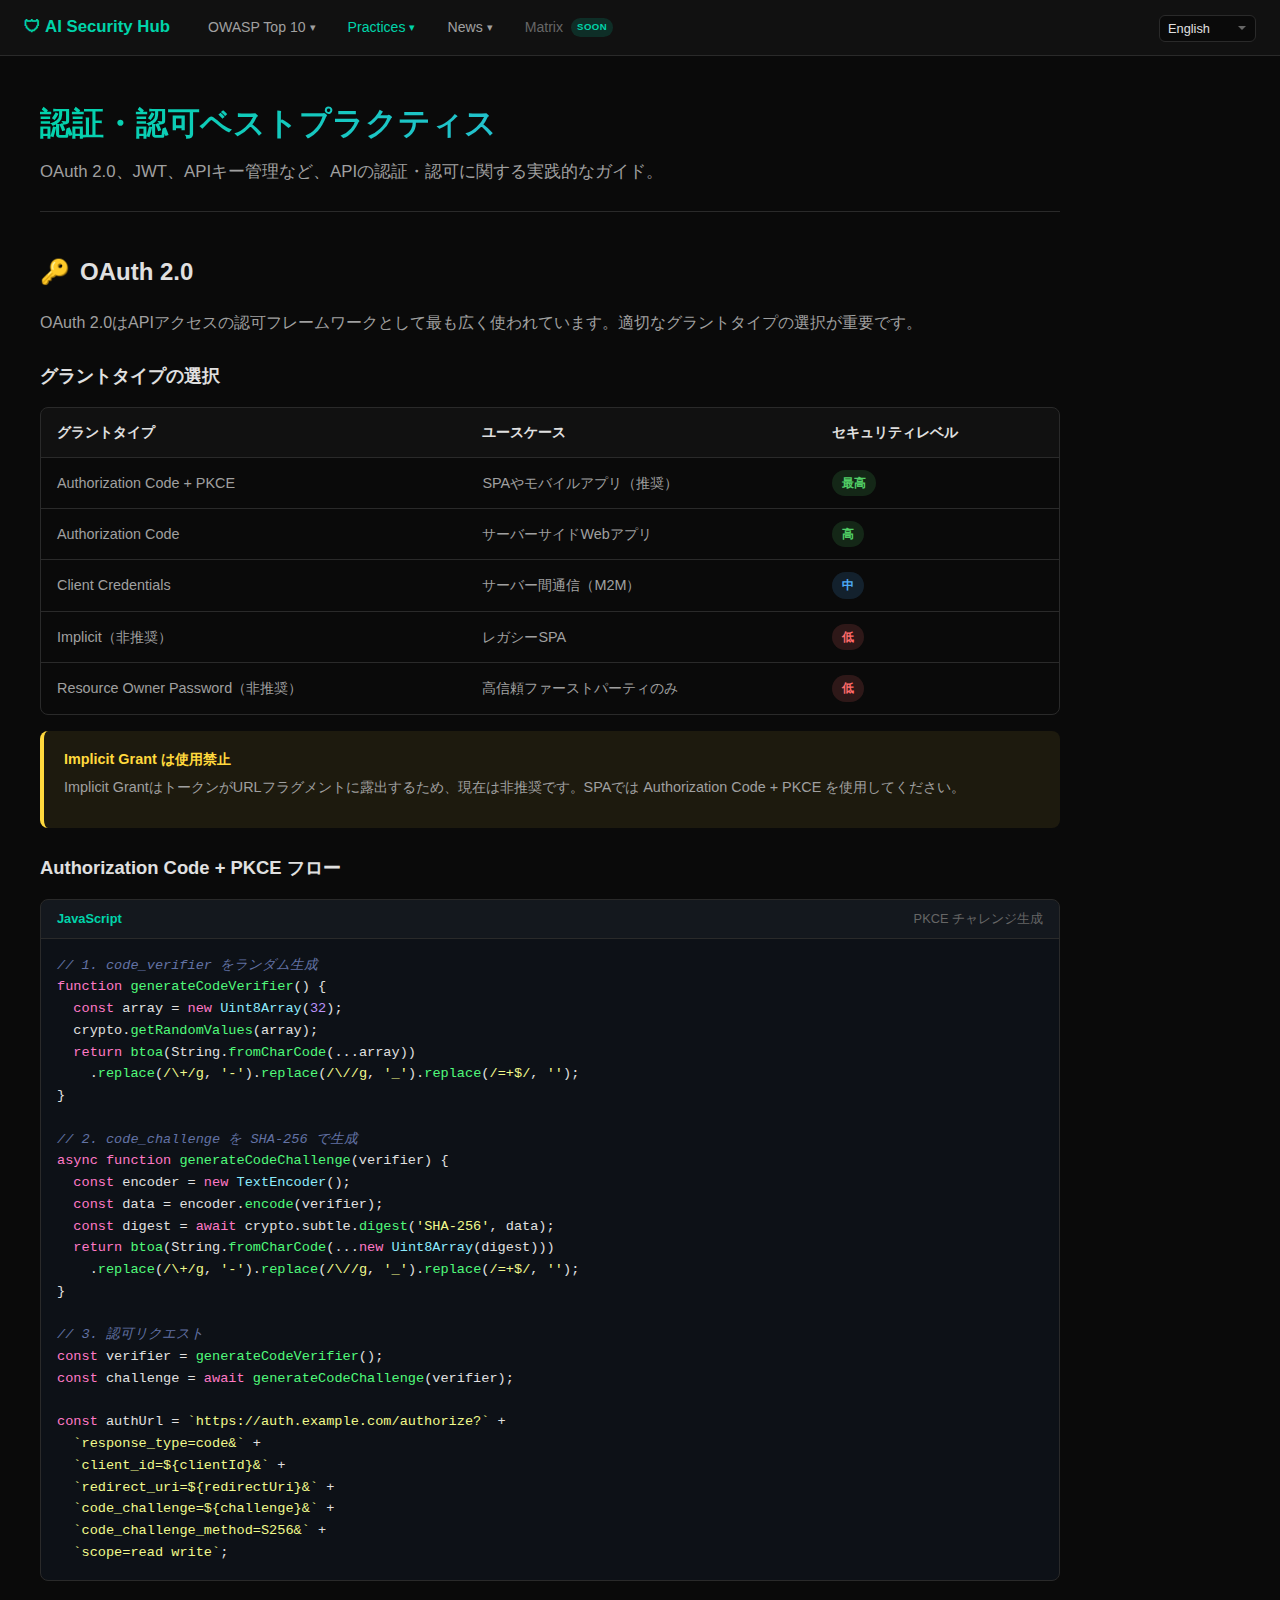
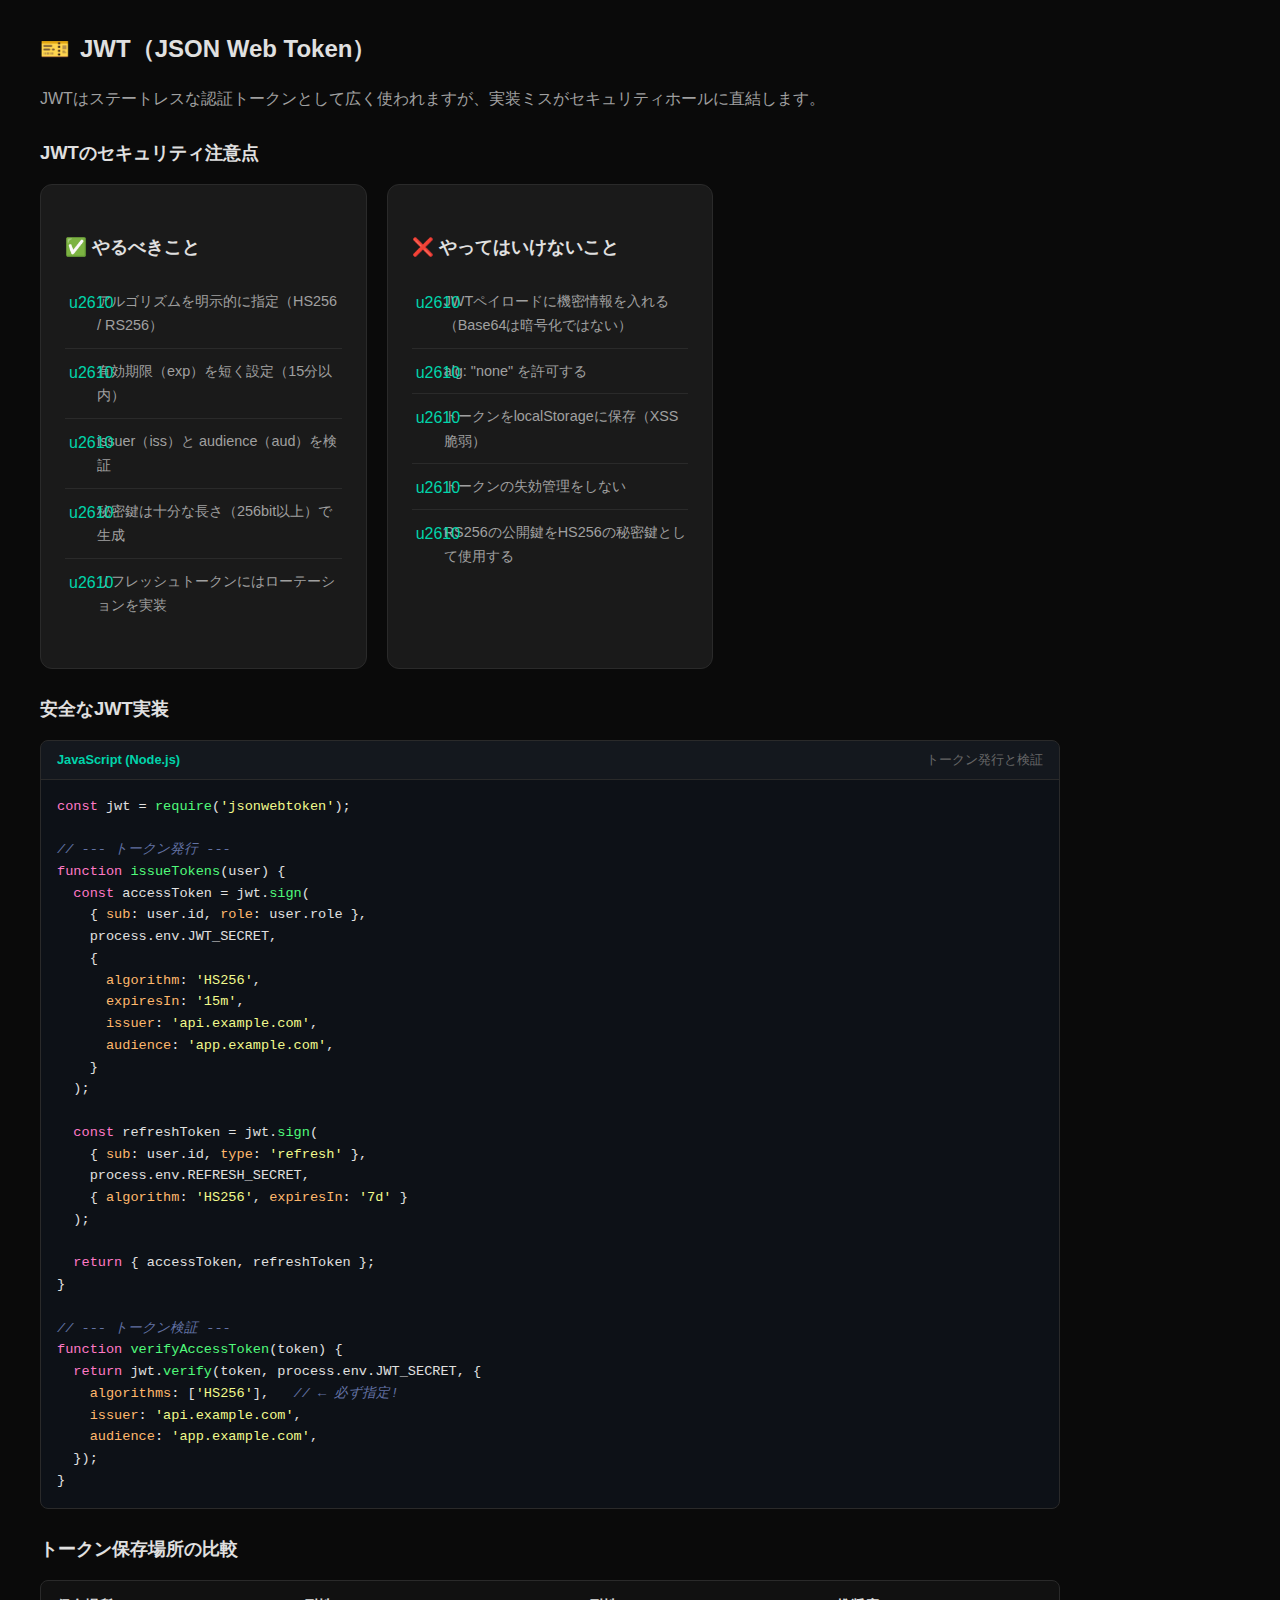
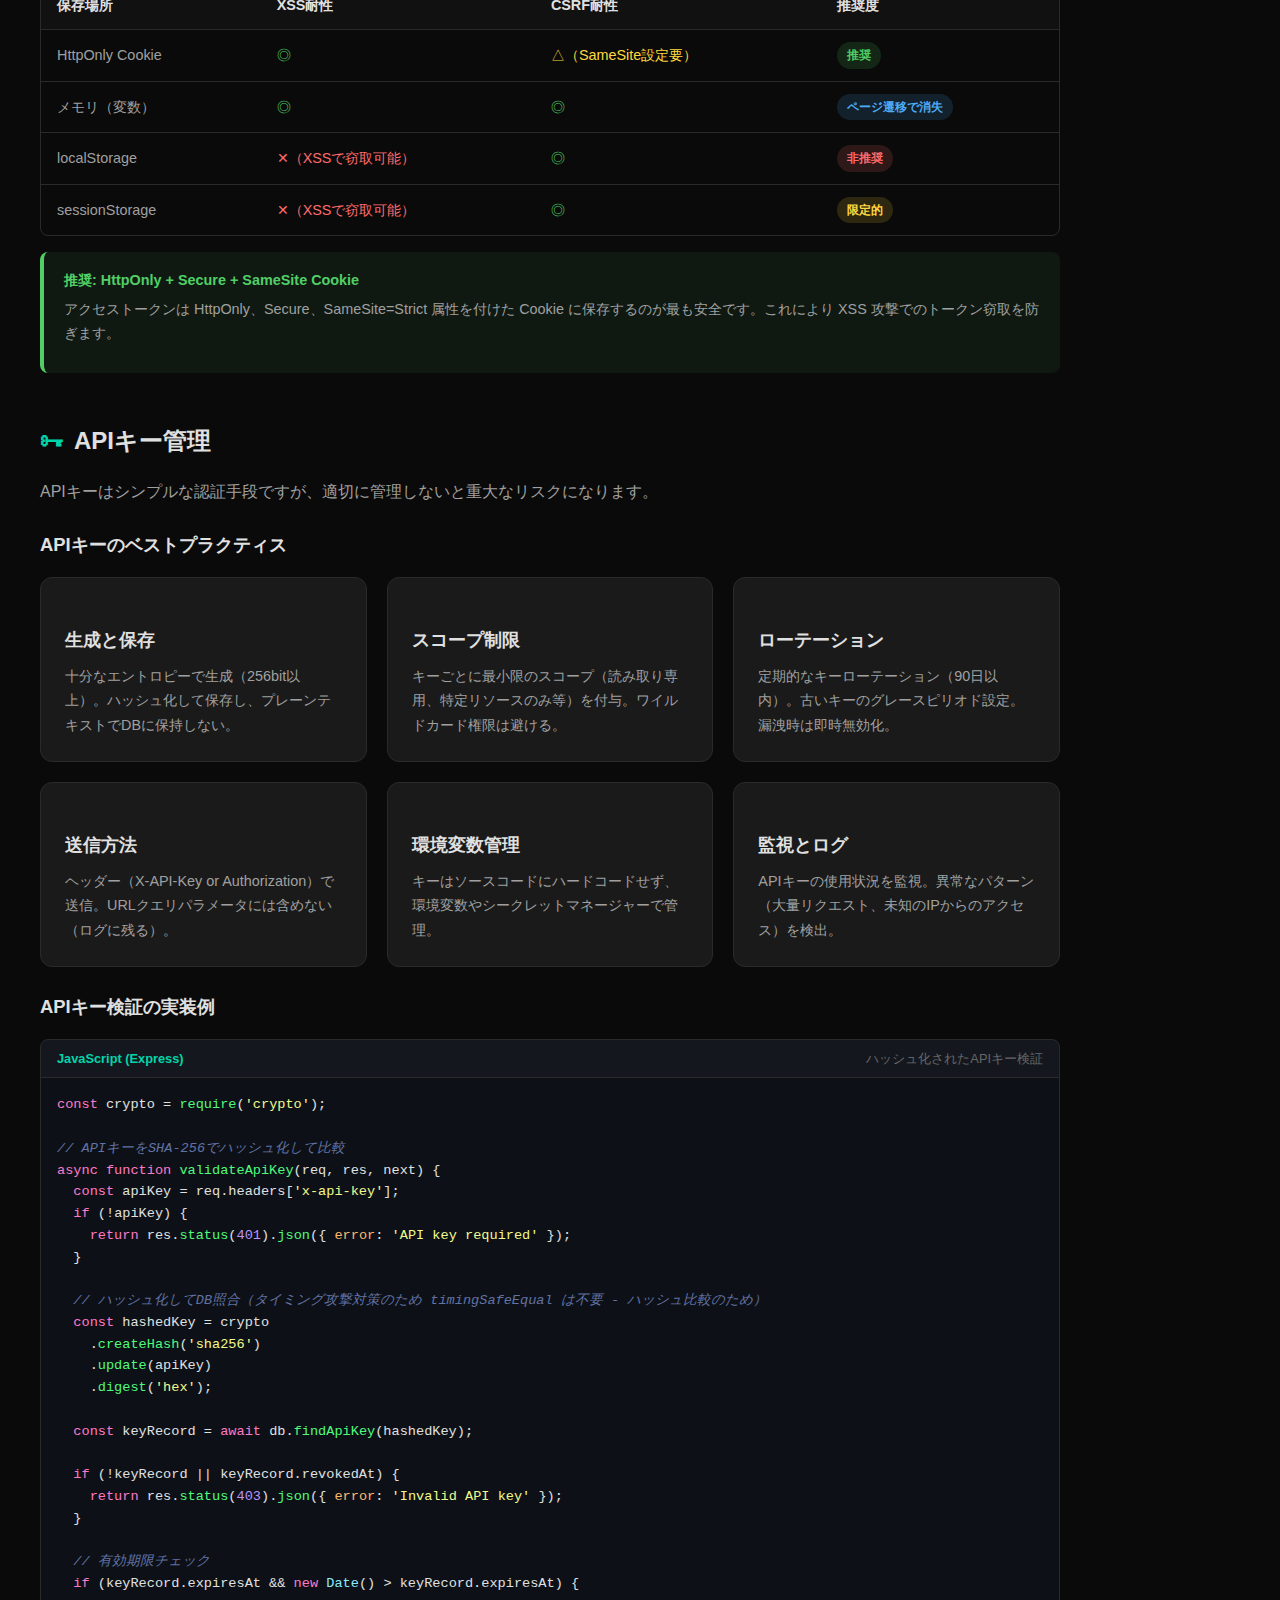
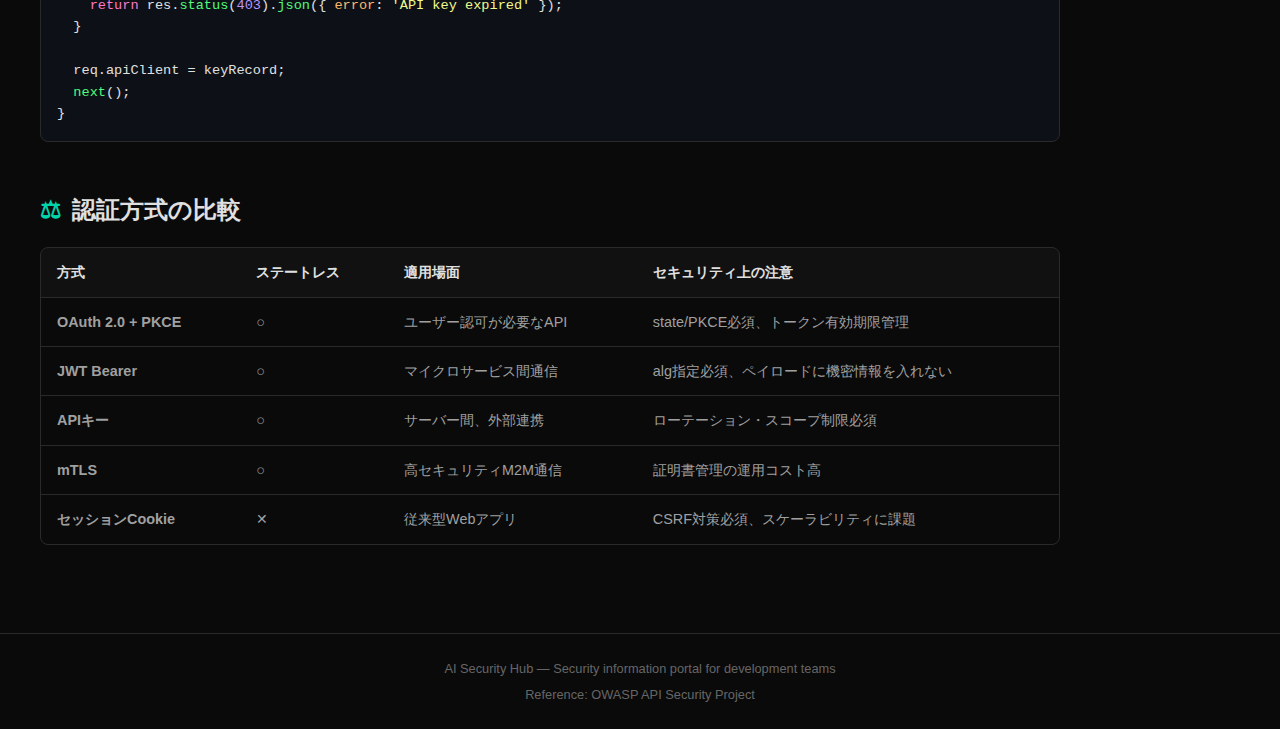
<file: auth.html>
<!DOCTYPE html>
<html lang="ja">
<head>
  <meta charset="UTF-8">
  <meta name="viewport" content="width=device-width, initial-scale=1.0">
  <title>認証・認可 - API Security Reference Hub</title>
  <link rel="stylesheet" href="css/style.css">
</head>
<body>

  <div class="page-header">
    <h1>認証・認可ベストプラクティス</h1>
    <p class="subtitle">OAuth 2.0、JWT、APIキー管理など、APIの認証・認可に関する実践的なガイド。</p>
  </div>

  <!-- OAuth 2.0 -->
  <div class="section">
    <h2><span class="section-icon">🔑</span> OAuth 2.0</h2>

    <p>OAuth 2.0はAPIアクセスの認可フレームワークとして最も広く使われています。適切なグラントタイプの選択が重要です。</p>

    <h3>グラントタイプの選択</h3>
    <div class="table-wrapper">
      <table>
        <thead>
          <tr>
            <th>グラントタイプ</th>
            <th>ユースケース</th>
            <th>セキュリティレベル</th>
          </tr>
        </thead>
        <tbody>
          <tr>
            <td>Authorization Code + PKCE</td>
            <td>SPAやモバイルアプリ（推奨）</td>
            <td><span class="badge badge-success">最高</span></td>
          </tr>
          <tr>
            <td>Authorization Code</td>
            <td>サーバーサイドWebアプリ</td>
            <td><span class="badge badge-success">高</span></td>
          </tr>
          <tr>
            <td>Client Credentials</td>
            <td>サーバー間通信（M2M）</td>
            <td><span class="badge badge-info">中</span></td>
          </tr>
          <tr>
            <td>Implicit（非推奨）</td>
            <td>レガシーSPA</td>
            <td><span class="badge badge-danger">低</span></td>
          </tr>
          <tr>
            <td>Resource Owner Password（非推奨）</td>
            <td>高信頼ファーストパーティのみ</td>
            <td><span class="badge badge-danger">低</span></td>
          </tr>
        </tbody>
      </table>
    </div>

    <div class="callout callout-warning">
      <div class="callout-title">Implicit Grant は使用禁止</div>
      <p>Implicit GrantはトークンがURLフラグメントに露出するため、現在は非推奨です。SPAでは Authorization Code + PKCE を使用してください。</p>
    </div>

    <h3>Authorization Code + PKCE フロー</h3>
    <div class="code-block">
      <div class="code-block-header">
        <span class="lang">JavaScript</span>
        <span>PKCE チャレンジ生成</span>
      </div>
      <pre><span class="comment">// 1. code_verifier をランダム生成</span>
<span class="keyword">function</span> <span class="function">generateCodeVerifier</span>() {
  <span class="keyword">const</span> array = <span class="keyword">new</span> <span class="type">Uint8Array</span>(<span class="number">32</span>);
  crypto.<span class="function">getRandomValues</span>(array);
  <span class="keyword">return</span> <span class="function">btoa</span>(String.<span class="function">fromCharCode</span>(...array))
    .<span class="function">replace</span>(<span class="string">/\+/g</span>, <span class="string">'-'</span>).<span class="function">replace</span>(<span class="string">/\//g</span>, <span class="string">'_'</span>).<span class="function">replace</span>(<span class="string">/=+$/</span>, <span class="string">''</span>);
}

<span class="comment">// 2. code_challenge を SHA-256 で生成</span>
<span class="keyword">async function</span> <span class="function">generateCodeChallenge</span>(verifier) {
  <span class="keyword">const</span> encoder = <span class="keyword">new</span> <span class="type">TextEncoder</span>();
  <span class="keyword">const</span> data = encoder.<span class="function">encode</span>(verifier);
  <span class="keyword">const</span> digest = <span class="keyword">await</span> crypto.subtle.<span class="function">digest</span>(<span class="string">'SHA-256'</span>, data);
  <span class="keyword">return</span> <span class="function">btoa</span>(String.<span class="function">fromCharCode</span>(...<span class="keyword">new</span> <span class="type">Uint8Array</span>(digest)))
    .<span class="function">replace</span>(<span class="string">/\+/g</span>, <span class="string">'-'</span>).<span class="function">replace</span>(<span class="string">/\//g</span>, <span class="string">'_'</span>).<span class="function">replace</span>(<span class="string">/=+$/</span>, <span class="string">''</span>);
}

<span class="comment">// 3. 認可リクエスト</span>
<span class="keyword">const</span> verifier = <span class="function">generateCodeVerifier</span>();
<span class="keyword">const</span> challenge = <span class="keyword">await</span> <span class="function">generateCodeChallenge</span>(verifier);

<span class="keyword">const</span> authUrl = <span class="string">`https://auth.example.com/authorize?`</span> +
  <span class="string">`response_type=code&amp;`</span> +
  <span class="string">`client_id=${clientId}&amp;`</span> +
  <span class="string">`redirect_uri=${redirectUri}&amp;`</span> +
  <span class="string">`code_challenge=${challenge}&amp;`</span> +
  <span class="string">`code_challenge_method=S256&amp;`</span> +
  <span class="string">`scope=read write`</span>;</pre>
    </div>
  </div>

  <!-- JWT -->
  <div class="section">
    <h2><span class="section-icon">🎫</span> JWT（JSON Web Token）</h2>

    <p>JWTはステートレスな認証トークンとして広く使われますが、実装ミスがセキュリティホールに直結します。</p>

    <h3>JWTのセキュリティ注意点</h3>
    <div class="card-grid">
      <div class="card">
        <h3>✅ やるべきこと</h3>
        <ul class="checklist">
          <li>アルゴリズムを明示的に指定（HS256 / RS256）</li>
          <li>有効期限（exp）を短く設定（15分以内）</li>
          <li>issuer（iss）と audience（aud）を検証</li>
          <li>秘密鍵は十分な長さ（256bit以上）で生成</li>
          <li>リフレッシュトークンにはローテーションを実装</li>
        </ul>
      </div>
      <div class="card">
        <h3>❌ やってはいけないこと</h3>
        <ul class="checklist">
          <li>JWTペイロードに機密情報を入れる（Base64は暗号化ではない）</li>
          <li>alg: "none" を許可する</li>
          <li>トークンをlocalStorageに保存（XSS脆弱）</li>
          <li>トークンの失効管理をしない</li>
          <li>RS256の公開鍵をHS256の秘密鍵として使用する</li>
        </ul>
      </div>
    </div>

    <h3>安全なJWT実装</h3>
    <div class="code-block">
      <div class="code-block-header">
        <span class="lang">JavaScript (Node.js)</span>
        <span>トークン発行と検証</span>
      </div>
      <pre><span class="keyword">const</span> jwt = <span class="function">require</span>(<span class="string">'jsonwebtoken'</span>);

<span class="comment">// --- トークン発行 ---</span>
<span class="keyword">function</span> <span class="function">issueTokens</span>(user) {
  <span class="keyword">const</span> accessToken = jwt.<span class="function">sign</span>(
    { <span class="variable">sub</span>: user.id, <span class="variable">role</span>: user.role },
    process.env.JWT_SECRET,
    {
      <span class="variable">algorithm</span>: <span class="string">'HS256'</span>,
      <span class="variable">expiresIn</span>: <span class="string">'15m'</span>,
      <span class="variable">issuer</span>: <span class="string">'api.example.com'</span>,
      <span class="variable">audience</span>: <span class="string">'app.example.com'</span>,
    }
  );

  <span class="keyword">const</span> refreshToken = jwt.<span class="function">sign</span>(
    { <span class="variable">sub</span>: user.id, <span class="variable">type</span>: <span class="string">'refresh'</span> },
    process.env.REFRESH_SECRET,
    { <span class="variable">algorithm</span>: <span class="string">'HS256'</span>, <span class="variable">expiresIn</span>: <span class="string">'7d'</span> }
  );

  <span class="keyword">return</span> { accessToken, refreshToken };
}

<span class="comment">// --- トークン検証 ---</span>
<span class="keyword">function</span> <span class="function">verifyAccessToken</span>(token) {
  <span class="keyword">return</span> jwt.<span class="function">verify</span>(token, process.env.JWT_SECRET, {
    <span class="variable">algorithms</span>: [<span class="string">'HS256'</span>],   <span class="comment">// ← 必ず指定!</span>
    <span class="variable">issuer</span>: <span class="string">'api.example.com'</span>,
    <span class="variable">audience</span>: <span class="string">'app.example.com'</span>,
  });
}</pre>
    </div>

    <h3>トークン保存場所の比較</h3>
    <div class="table-wrapper">
      <table>
        <thead>
          <tr>
            <th>保存場所</th>
            <th>XSS耐性</th>
            <th>CSRF耐性</th>
            <th>推奨度</th>
          </tr>
        </thead>
        <tbody>
          <tr>
            <td>HttpOnly Cookie</td>
            <td><span class="text-success">◎</span></td>
            <td><span class="text-warning">△（SameSite設定要）</span></td>
            <td><span class="badge badge-success">推奨</span></td>
          </tr>
          <tr>
            <td>メモリ（変数）</td>
            <td><span class="text-success">◎</span></td>
            <td><span class="text-success">◎</span></td>
            <td><span class="badge badge-info">ページ遷移で消失</span></td>
          </tr>
          <tr>
            <td>localStorage</td>
            <td><span class="text-danger">✕（XSSで窃取可能）</span></td>
            <td><span class="text-success">◎</span></td>
            <td><span class="badge badge-danger">非推奨</span></td>
          </tr>
          <tr>
            <td>sessionStorage</td>
            <td><span class="text-danger">✕（XSSで窃取可能）</span></td>
            <td><span class="text-success">◎</span></td>
            <td><span class="badge badge-warning">限定的</span></td>
          </tr>
        </tbody>
      </table>
    </div>

    <div class="callout callout-success">
      <div class="callout-title">推奨: HttpOnly + Secure + SameSite Cookie</div>
      <p>アクセストークンは HttpOnly、Secure、SameSite=Strict 属性を付けた Cookie に保存するのが最も安全です。これにより XSS 攻撃でのトークン窃取を防ぎます。</p>
    </div>
  </div>

  <!-- API Key Management -->
  <div class="section">
    <h2><span class="section-icon">🗝</span> APIキー管理</h2>

    <p>APIキーはシンプルな認証手段ですが、適切に管理しないと重大なリスクになります。</p>

    <h3>APIキーのベストプラクティス</h3>
    <div class="card-grid card-grid-3">
      <div class="card">
        <h3>生成と保存</h3>
        <p>十分なエントロピーで生成（256bit以上）。ハッシュ化して保存し、プレーンテキストでDBに保持しない。</p>
      </div>
      <div class="card">
        <h3>スコープ制限</h3>
        <p>キーごとに最小限のスコープ（読み取り専用、特定リソースのみ等）を付与。ワイルドカード権限は避ける。</p>
      </div>
      <div class="card">
        <h3>ローテーション</h3>
        <p>定期的なキーローテーション（90日以内）。古いキーのグレースピリオド設定。漏洩時は即時無効化。</p>
      </div>
      <div class="card">
        <h3>送信方法</h3>
        <p>ヘッダー（X-API-Key or Authorization）で送信。URLクエリパラメータには含めない（ログに残る）。</p>
      </div>
      <div class="card">
        <h3>環境変数管理</h3>
        <p>キーはソースコードにハードコードせず、環境変数やシークレットマネージャーで管理。</p>
      </div>
      <div class="card">
        <h3>監視とログ</h3>
        <p>APIキーの使用状況を監視。異常なパターン（大量リクエスト、未知のIPからのアクセス）を検出。</p>
      </div>
    </div>

    <h3>APIキー検証の実装例</h3>
    <div class="code-block">
      <div class="code-block-header">
        <span class="lang">JavaScript (Express)</span>
        <span>ハッシュ化されたAPIキー検証</span>
      </div>
      <pre><span class="keyword">const</span> crypto = <span class="function">require</span>(<span class="string">'crypto'</span>);

<span class="comment">// APIキーをSHA-256でハッシュ化して比較</span>
<span class="keyword">async function</span> <span class="function">validateApiKey</span>(req, res, next) {
  <span class="keyword">const</span> apiKey = req.headers[<span class="string">'x-api-key'</span>];
  <span class="keyword">if</span> (!apiKey) {
    <span class="keyword">return</span> res.<span class="function">status</span>(<span class="number">401</span>).<span class="function">json</span>({ <span class="variable">error</span>: <span class="string">'API key required'</span> });
  }

  <span class="comment">// ハッシュ化してDB照合（タイミング攻撃対策のため timingSafeEqual は不要 - ハッシュ比較のため）</span>
  <span class="keyword">const</span> hashedKey = crypto
    .<span class="function">createHash</span>(<span class="string">'sha256'</span>)
    .<span class="function">update</span>(apiKey)
    .<span class="function">digest</span>(<span class="string">'hex'</span>);

  <span class="keyword">const</span> keyRecord = <span class="keyword">await</span> db.<span class="function">findApiKey</span>(hashedKey);

  <span class="keyword">if</span> (!keyRecord || keyRecord.revokedAt) {
    <span class="keyword">return</span> res.<span class="function">status</span>(<span class="number">403</span>).<span class="function">json</span>({ <span class="variable">error</span>: <span class="string">'Invalid API key'</span> });
  }

  <span class="comment">// 有効期限チェック</span>
  <span class="keyword">if</span> (keyRecord.expiresAt &amp;&amp; <span class="keyword">new</span> <span class="type">Date</span>() &gt; keyRecord.expiresAt) {
    <span class="keyword">return</span> res.<span class="function">status</span>(<span class="number">403</span>).<span class="function">json</span>({ <span class="variable">error</span>: <span class="string">'API key expired'</span> });
  }

  req.apiClient = keyRecord;
  <span class="function">next</span>();
}</pre>
    </div>
  </div>

  <!-- Comparison -->
  <div class="section">
    <h2><span class="section-icon">⚖</span> 認証方式の比較</h2>

    <div class="table-wrapper">
      <table>
        <thead>
          <tr>
            <th>方式</th>
            <th>ステートレス</th>
            <th>適用場面</th>
            <th>セキュリティ上の注意</th>
          </tr>
        </thead>
        <tbody>
          <tr>
            <td><strong>OAuth 2.0 + PKCE</strong></td>
            <td>○</td>
            <td>ユーザー認可が必要なAPI</td>
            <td>state/PKCE必須、トークン有効期限管理</td>
          </tr>
          <tr>
            <td><strong>JWT Bearer</strong></td>
            <td>○</td>
            <td>マイクロサービス間通信</td>
            <td>alg指定必須、ペイロードに機密情報を入れない</td>
          </tr>
          <tr>
            <td><strong>APIキー</strong></td>
            <td>○</td>
            <td>サーバー間、外部連携</td>
            <td>ローテーション・スコープ制限必須</td>
          </tr>
          <tr>
            <td><strong>mTLS</strong></td>
            <td>○</td>
            <td>高セキュリティM2M通信</td>
            <td>証明書管理の運用コスト高</td>
          </tr>
          <tr>
            <td><strong>セッションCookie</strong></td>
            <td>✕</td>
            <td>従来型Webアプリ</td>
            <td>CSRF対策必須、スケーラビリティに課題</td>
          </tr>
        </tbody>
      </table>
    </div>
  </div>

<script src="js/common.js"></script>
</body>
</html>
</file>
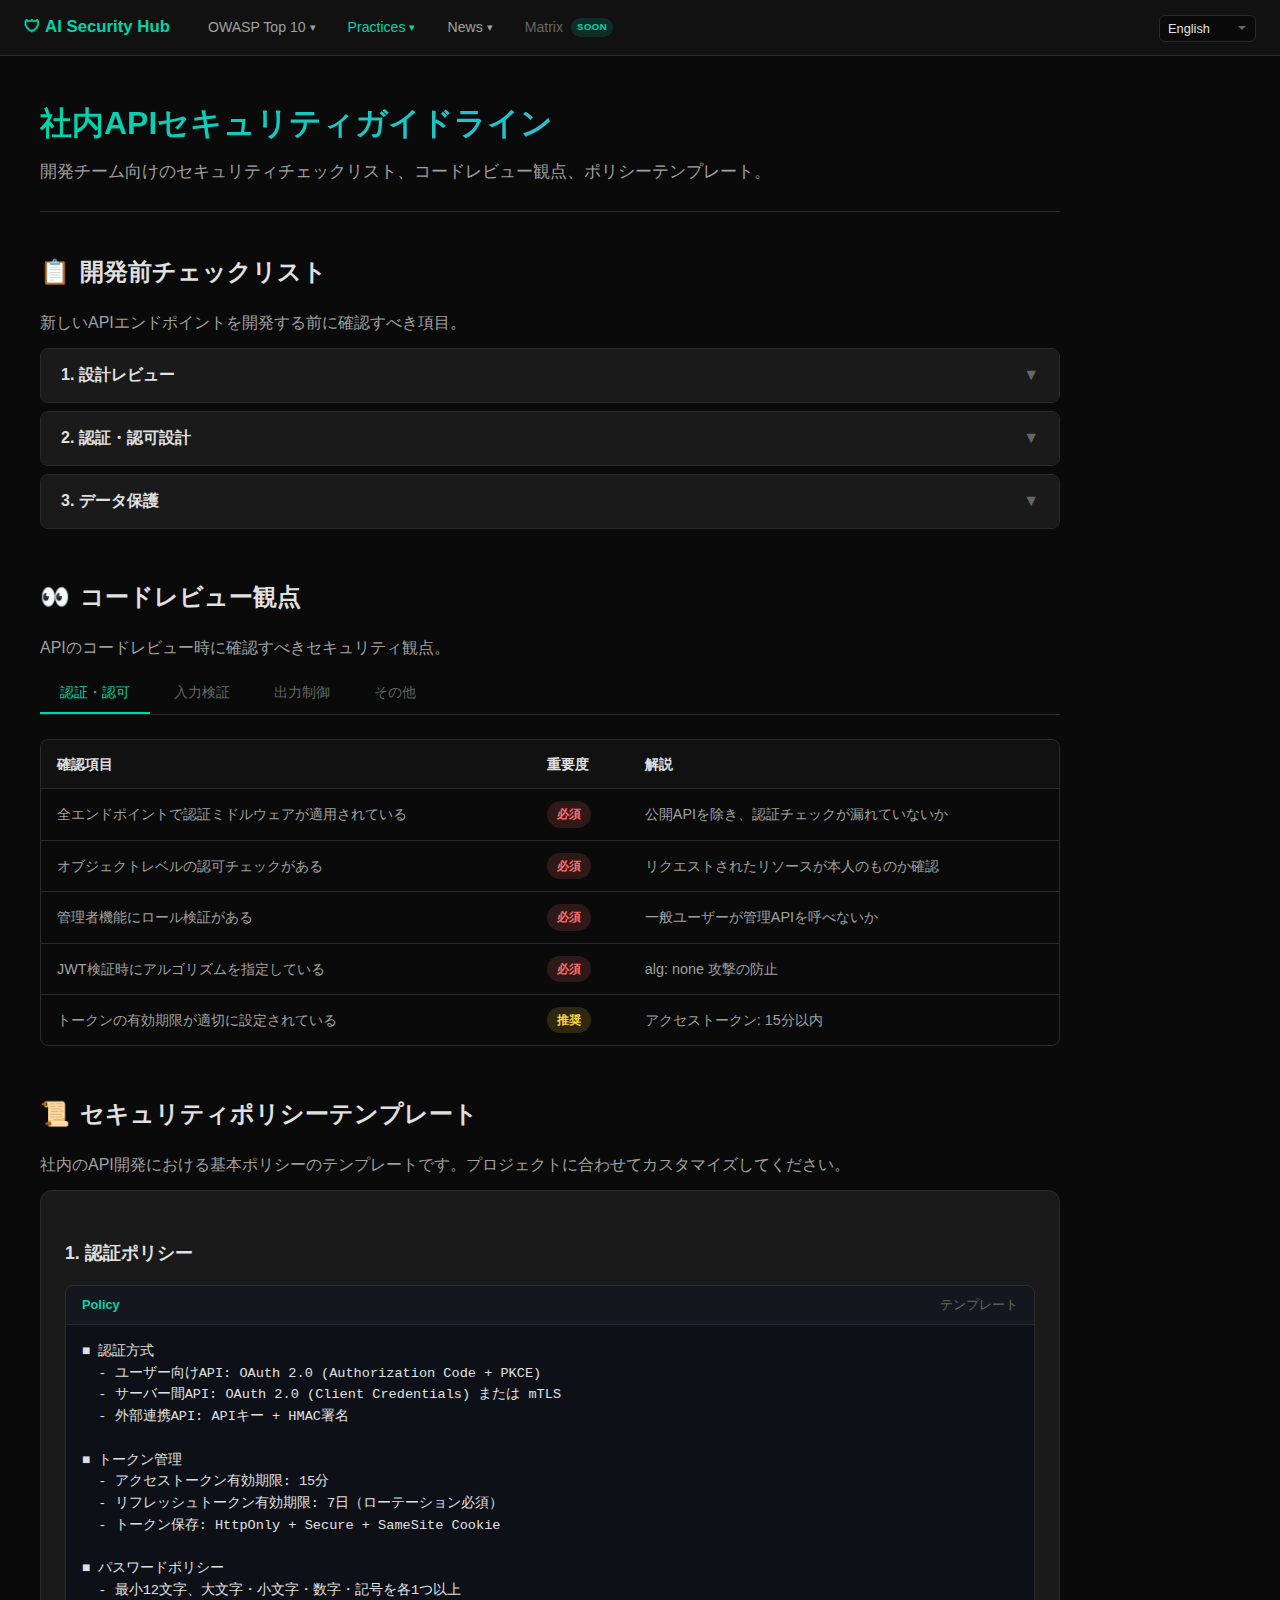
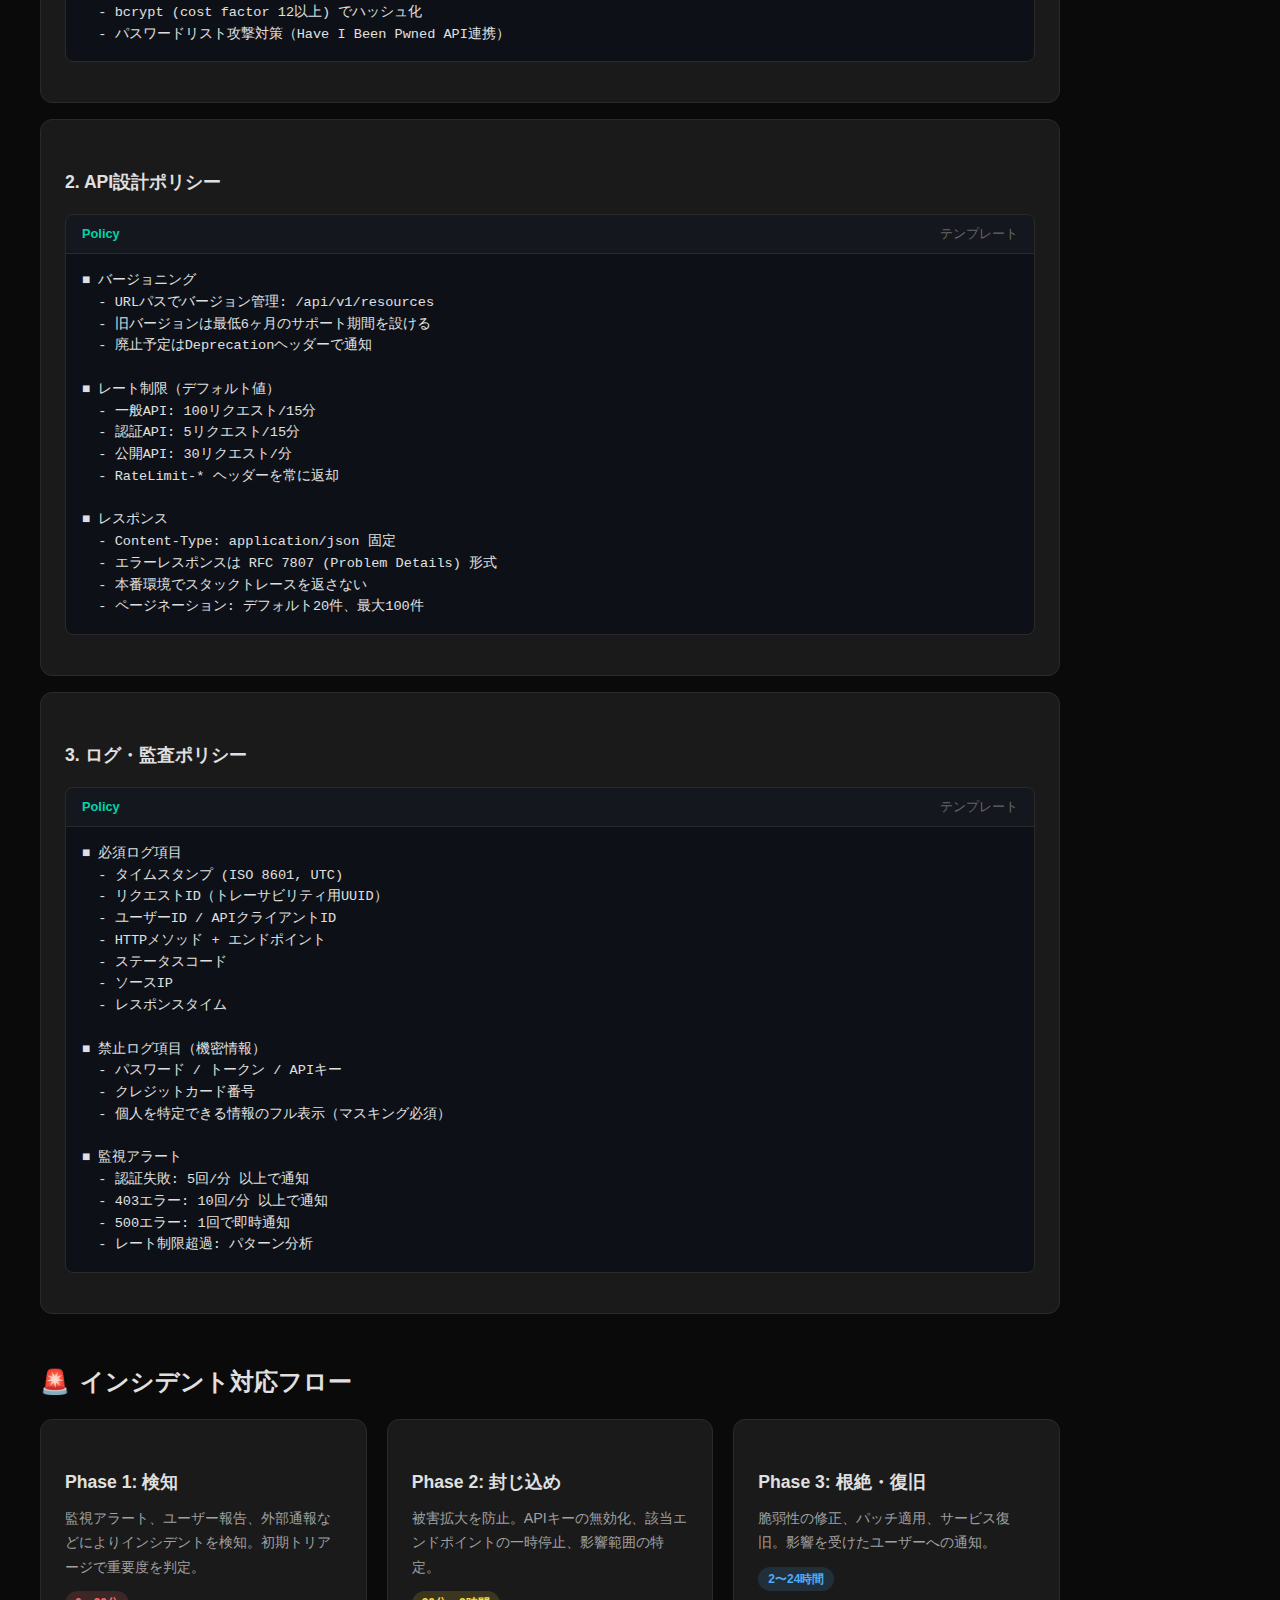
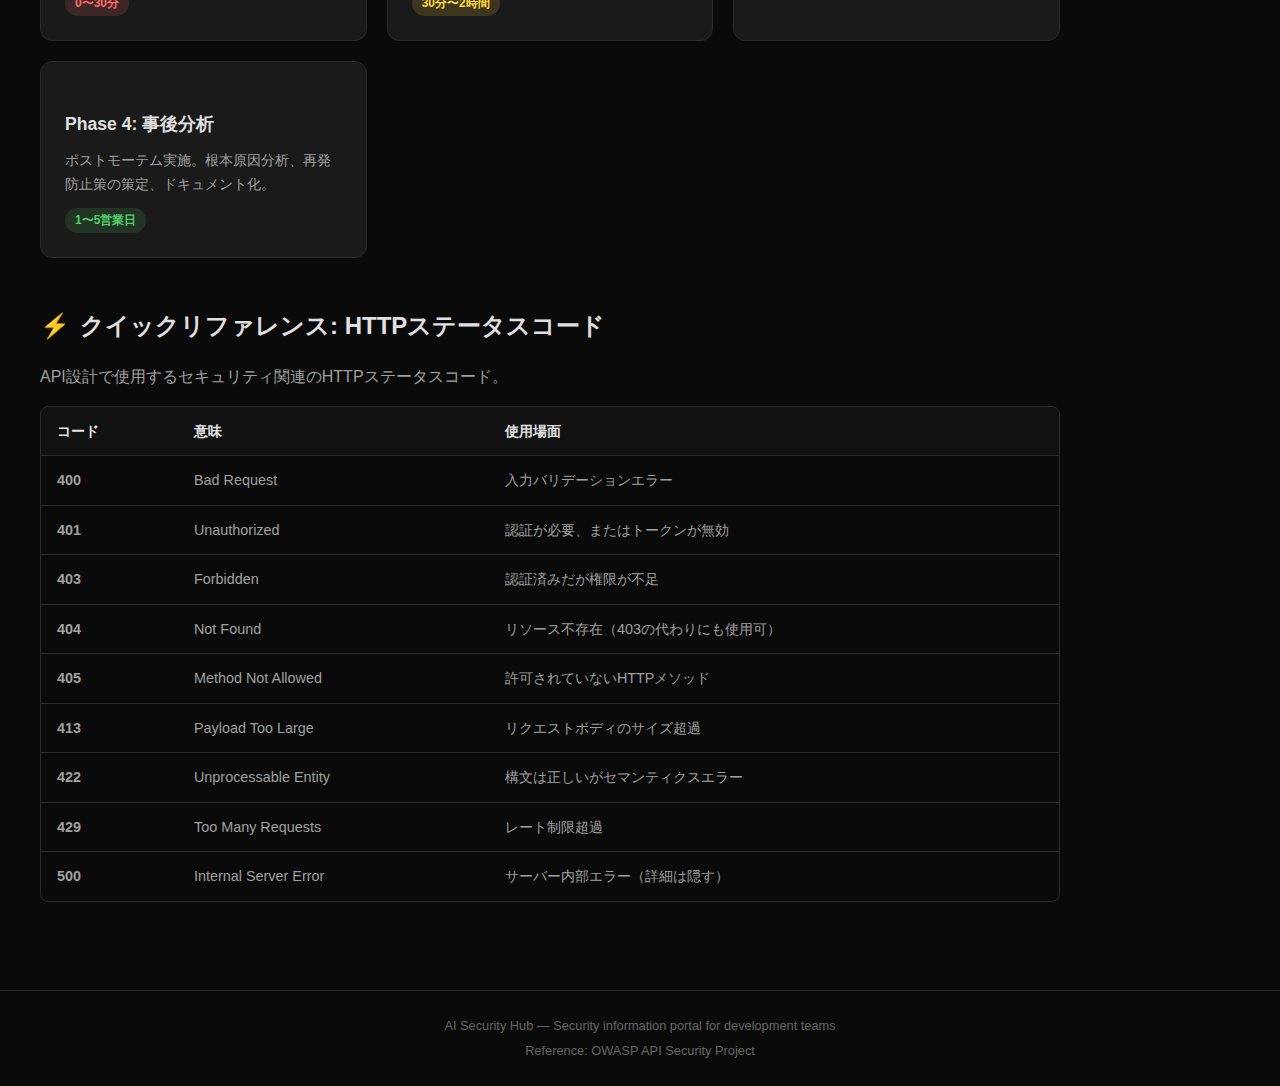
<file: guidelines.html>
<!DOCTYPE html>
<html lang="ja">
<head>
  <meta charset="UTF-8">
  <meta name="viewport" content="width=device-width, initial-scale=1.0">
  <title>社内ガイドライン - API Security Reference Hub</title>
  <link rel="stylesheet" href="css/style.css">
</head>
<body>

  <div class="page-header">
    <h1>社内APIセキュリティガイドライン</h1>
    <p class="subtitle">開発チーム向けのセキュリティチェックリスト、コードレビュー観点、ポリシーテンプレート。</p>
  </div>

  <!-- Pre-Development Checklist -->
  <div class="section">
    <h2><span class="section-icon">📋</span> 開発前チェックリスト</h2>
    <p>新しいAPIエンドポイントを開発する前に確認すべき項目。</p>

    <div class="accordion-item">
      <button class="accordion-header">
        <span>1. 設計レビュー</span>
        <span class="accordion-arrow">▼</span>
      </button>
      <div class="accordion-body">
        <ul class="checklist">
          <li>API仕様書（OpenAPI）が作成されている</li>
          <li>認証・認可の方式が決定されている</li>
          <li>入力パラメータの型・制約が定義されている</li>
          <li>レスポンスに含めるフィールドが明確に定義されている</li>
          <li>エラーレスポンスの形式が統一されている</li>
          <li>レート制限の要件が定められている</li>
          <li>個人情報・機密データの取り扱いが確認されている</li>
        </ul>
      </div>
    </div>

    <div class="accordion-item">
      <button class="accordion-header">
        <span>2. 認証・認可設計</span>
        <span class="accordion-arrow">▼</span>
      </button>
      <div class="accordion-body">
        <ul class="checklist">
          <li>認証方式が決定されている（OAuth2.0, JWT, APIキー）</li>
          <li>各エンドポイントに必要な権限（スコープ/ロール）が定義されている</li>
          <li>リソースレベルの認可チェックが設計されている（BOLA対策）</li>
          <li>管理者向け機能は明確に分離されている</li>
          <li>トークンの有効期限・リフレッシュ方式が決定されている</li>
        </ul>
      </div>
    </div>

    <div class="accordion-item">
      <button class="accordion-header">
        <span>3. データ保護</span>
        <span class="accordion-arrow">▼</span>
      </button>
      <div class="accordion-body">
        <ul class="checklist">
          <li>通信はTLS 1.2以上を使用</li>
          <li>保存データの暗号化方式が決定されている</li>
          <li>個人情報のマスキング・匿名化方針が決定されている</li>
          <li>ログに機密情報（トークン、パスワード）を含めない</li>
          <li>APIレスポンスにデバッグ情報やスタックトレースを含めない</li>
        </ul>
      </div>
    </div>
  </div>

  <!-- Code Review Guidelines -->
  <div class="section">
    <h2><span class="section-icon">👀</span> コードレビュー観点</h2>
    <p>APIのコードレビュー時に確認すべきセキュリティ観点。</p>

    <div class="tabs">
      <button class="tab-btn active" data-tab="tab-auth-review">認証・認可</button>
      <button class="tab-btn" data-tab="tab-input-review">入力検証</button>
      <button class="tab-btn" data-tab="tab-output-review">出力制御</button>
      <button class="tab-btn" data-tab="tab-general-review">その他</button>
    </div>

    <div id="tab-auth-review" class="tab-content active">
      <div class="table-wrapper">
        <table>
          <thead>
            <tr>
              <th>確認項目</th>
              <th>重要度</th>
              <th>解説</th>
            </tr>
          </thead>
          <tbody>
            <tr>
              <td>全エンドポイントで認証ミドルウェアが適用されている</td>
              <td><span class="badge badge-danger">必須</span></td>
              <td>公開APIを除き、認証チェックが漏れていないか</td>
            </tr>
            <tr>
              <td>オブジェクトレベルの認可チェックがある</td>
              <td><span class="badge badge-danger">必須</span></td>
              <td>リクエストされたリソースが本人のものか確認</td>
            </tr>
            <tr>
              <td>管理者機能にロール検証がある</td>
              <td><span class="badge badge-danger">必須</span></td>
              <td>一般ユーザーが管理APIを呼べないか</td>
            </tr>
            <tr>
              <td>JWT検証時にアルゴリズムを指定している</td>
              <td><span class="badge badge-danger">必須</span></td>
              <td>alg: none 攻撃の防止</td>
            </tr>
            <tr>
              <td>トークンの有効期限が適切に設定されている</td>
              <td><span class="badge badge-warning">推奨</span></td>
              <td>アクセストークン: 15分以内</td>
            </tr>
          </tbody>
        </table>
      </div>
    </div>

    <div id="tab-input-review" class="tab-content">
      <div class="table-wrapper">
        <table>
          <thead>
            <tr>
              <th>確認項目</th>
              <th>重要度</th>
              <th>解説</th>
            </tr>
          </thead>
          <tbody>
            <tr>
              <td>リクエストボディのスキーマバリデーションがある</td>
              <td><span class="badge badge-danger">必須</span></td>
              <td>型・長さ・形式の検証</td>
            </tr>
            <tr>
              <td>SQLクエリがパラメータ化されている</td>
              <td><span class="badge badge-danger">必須</span></td>
              <td>文字列結合でクエリを組み立てていないか</td>
            </tr>
            <tr>
              <td>パスパラメータの形式検証がある</td>
              <td><span class="badge badge-danger">必須</span></td>
              <td>UUID形式など、期待する形式かチェック</td>
            </tr>
            <tr>
              <td>ページネーションパラメータに上限がある</td>
              <td><span class="badge badge-warning">推奨</span></td>
              <td>limit=999999のような過大リクエスト防止</td>
            </tr>
            <tr>
              <td>ファイルアップロードの型・サイズ制限がある</td>
              <td><span class="badge badge-warning">推奨</span></td>
              <td>Content-Typeとファイルサイズの検証</td>
            </tr>
          </tbody>
        </table>
      </div>
    </div>

    <div id="tab-output-review" class="tab-content">
      <div class="table-wrapper">
        <table>
          <thead>
            <tr>
              <th>確認項目</th>
              <th>重要度</th>
              <th>解説</th>
            </tr>
          </thead>
          <tbody>
            <tr>
              <td>レスポンスに不要なフィールドが含まれていない</td>
              <td><span class="badge badge-danger">必須</span></td>
              <td>password_hash, 内部ID等の漏洩防止</td>
            </tr>
            <tr>
              <td>エラーレスポンスにスタックトレースが含まれていない</td>
              <td><span class="badge badge-danger">必須</span></td>
              <td>本番環境で内部情報を露出させない</td>
            </tr>
            <tr>
              <td>セキュリティヘッダーが設定されている</td>
              <td><span class="badge badge-warning">推奨</span></td>
              <td>X-Content-Type-Options, HSTS等</td>
            </tr>
            <tr>
              <td>Content-Typeが正しく設定されている</td>
              <td><span class="badge badge-warning">推奨</span></td>
              <td>application/json を明示的に指定</td>
            </tr>
          </tbody>
        </table>
      </div>
    </div>

    <div id="tab-general-review" class="tab-content">
      <div class="table-wrapper">
        <table>
          <thead>
            <tr>
              <th>確認項目</th>
              <th>重要度</th>
              <th>解説</th>
            </tr>
          </thead>
          <tbody>
            <tr>
              <td>レート制限が適用されている</td>
              <td><span class="badge badge-danger">必須</span></td>
              <td>特に認証・決済系エンドポイント</td>
            </tr>
            <tr>
              <td>適切なログが記録されている</td>
              <td><span class="badge badge-warning">推奨</span></td>
              <td>誰が何をいつ行ったか追跡可能</td>
            </tr>
            <tr>
              <td>秘密情報がハードコードされていない</td>
              <td><span class="badge badge-danger">必須</span></td>
              <td>環境変数・シークレットマネージャーを使用</td>
            </tr>
            <tr>
              <td>CORS設定が適切である</td>
              <td><span class="badge badge-warning">推奨</span></td>
              <td>ワイルドカード使用を避ける</td>
            </tr>
            <tr>
              <td>依存パッケージに既知の脆弱性がない</td>
              <td><span class="badge badge-warning">推奨</span></td>
              <td>npm audit / Snyk の結果を確認</td>
            </tr>
          </tbody>
        </table>
      </div>
    </div>
  </div>

  <!-- Security Policy Template -->
  <div class="section">
    <h2><span class="section-icon">📜</span> セキュリティポリシーテンプレート</h2>
    <p>社内のAPI開発における基本ポリシーのテンプレートです。プロジェクトに合わせてカスタマイズしてください。</p>

    <div class="card">
      <h3>1. 認証ポリシー</h3>
      <div class="code-block">
        <div class="code-block-header">
          <span class="lang">Policy</span>
          <span>テンプレート</span>
        </div>
        <pre>■ 認証方式
  - ユーザー向けAPI: OAuth 2.0 (Authorization Code + PKCE)
  - サーバー間API: OAuth 2.0 (Client Credentials) または mTLS
  - 外部連携API: APIキー + HMAC署名

■ トークン管理
  - アクセストークン有効期限: 15分
  - リフレッシュトークン有効期限: 7日（ローテーション必須）
  - トークン保存: HttpOnly + Secure + SameSite Cookie

■ パスワードポリシー
  - 最小12文字、大文字・小文字・数字・記号を各1つ以上
  - bcrypt (cost factor 12以上) でハッシュ化
  - パスワードリスト攻撃対策（Have I Been Pwned API連携）</pre>
      </div>
    </div>

    <div class="card mt-2">
      <h3>2. API設計ポリシー</h3>
      <div class="code-block">
        <div class="code-block-header">
          <span class="lang">Policy</span>
          <span>テンプレート</span>
        </div>
        <pre>■ バージョニング
  - URLパスでバージョン管理: /api/v1/resources
  - 旧バージョンは最低6ヶ月のサポート期間を設ける
  - 廃止予定はDeprecationヘッダーで通知

■ レート制限（デフォルト値）
  - 一般API: 100リクエスト/15分
  - 認証API: 5リクエスト/15分
  - 公開API: 30リクエスト/分
  - RateLimit-* ヘッダーを常に返却

■ レスポンス
  - Content-Type: application/json 固定
  - エラーレスポンスは RFC 7807 (Problem Details) 形式
  - 本番環境でスタックトレースを返さない
  - ページネーション: デフォルト20件、最大100件</pre>
      </div>
    </div>

    <div class="card mt-2">
      <h3>3. ログ・監査ポリシー</h3>
      <div class="code-block">
        <div class="code-block-header">
          <span class="lang">Policy</span>
          <span>テンプレート</span>
        </div>
        <pre>■ 必須ログ項目
  - タイムスタンプ (ISO 8601, UTC)
  - リクエストID（トレーサビリティ用UUID）
  - ユーザーID / APIクライアントID
  - HTTPメソッド + エンドポイント
  - ステータスコード
  - ソースIP
  - レスポンスタイム

■ 禁止ログ項目（機密情報）
  - パスワード / トークン / APIキー
  - クレジットカード番号
  - 個人を特定できる情報のフル表示（マスキング必須）

■ 監視アラート
  - 認証失敗: 5回/分 以上で通知
  - 403エラー: 10回/分 以上で通知
  - 500エラー: 1回で即時通知
  - レート制限超過: パターン分析</pre>
      </div>
    </div>
  </div>

  <!-- Incident Response -->
  <div class="section">
    <h2><span class="section-icon">🚨</span> インシデント対応フロー</h2>

    <div class="card-grid">
      <div class="card">
        <h3>Phase 1: 検知</h3>
        <p>監視アラート、ユーザー報告、外部通報などによりインシデントを検知。初期トリアージで重要度を判定。</p>
        <span class="card-tag tag-critical">0〜30分</span>
      </div>
      <div class="card">
        <h3>Phase 2: 封じ込め</h3>
        <p>被害拡大を防止。APIキーの無効化、該当エンドポイントの一時停止、影響範囲の特定。</p>
        <span class="card-tag tag-high">30分〜2時間</span>
      </div>
      <div class="card">
        <h3>Phase 3: 根絶・復旧</h3>
        <p>脆弱性の修正、パッチ適用、サービス復旧。影響を受けたユーザーへの通知。</p>
        <span class="card-tag tag-medium">2〜24時間</span>
      </div>
      <div class="card">
        <h3>Phase 4: 事後分析</h3>
        <p>ポストモーテム実施。根本原因分析、再発防止策の策定、ドキュメント化。</p>
        <span class="card-tag tag-low">1〜5営業日</span>
      </div>
    </div>
  </div>

  <!-- Quick Reference -->
  <div class="section">
    <h2><span class="section-icon">⚡</span> クイックリファレンス: HTTPステータスコード</h2>
    <p>API設計で使用するセキュリティ関連のHTTPステータスコード。</p>

    <div class="table-wrapper">
      <table>
        <thead>
          <tr>
            <th>コード</th>
            <th>意味</th>
            <th>使用場面</th>
          </tr>
        </thead>
        <tbody>
          <tr>
            <td><strong>400</strong></td>
            <td>Bad Request</td>
            <td>入力バリデーションエラー</td>
          </tr>
          <tr>
            <td><strong>401</strong></td>
            <td>Unauthorized</td>
            <td>認証が必要、またはトークンが無効</td>
          </tr>
          <tr>
            <td><strong>403</strong></td>
            <td>Forbidden</td>
            <td>認証済みだが権限が不足</td>
          </tr>
          <tr>
            <td><strong>404</strong></td>
            <td>Not Found</td>
            <td>リソース不存在（403の代わりにも使用可）</td>
          </tr>
          <tr>
            <td><strong>405</strong></td>
            <td>Method Not Allowed</td>
            <td>許可されていないHTTPメソッド</td>
          </tr>
          <tr>
            <td><strong>413</strong></td>
            <td>Payload Too Large</td>
            <td>リクエストボディのサイズ超過</td>
          </tr>
          <tr>
            <td><strong>422</strong></td>
            <td>Unprocessable Entity</td>
            <td>構文は正しいがセマンティクスエラー</td>
          </tr>
          <tr>
            <td><strong>429</strong></td>
            <td>Too Many Requests</td>
            <td>レート制限超過</td>
          </tr>
          <tr>
            <td><strong>500</strong></td>
            <td>Internal Server Error</td>
            <td>サーバー内部エラー（詳細は隠す）</td>
          </tr>
        </tbody>
      </table>
    </div>
  </div>

<script src="js/common.js"></script>
</body>
</html>
</file>
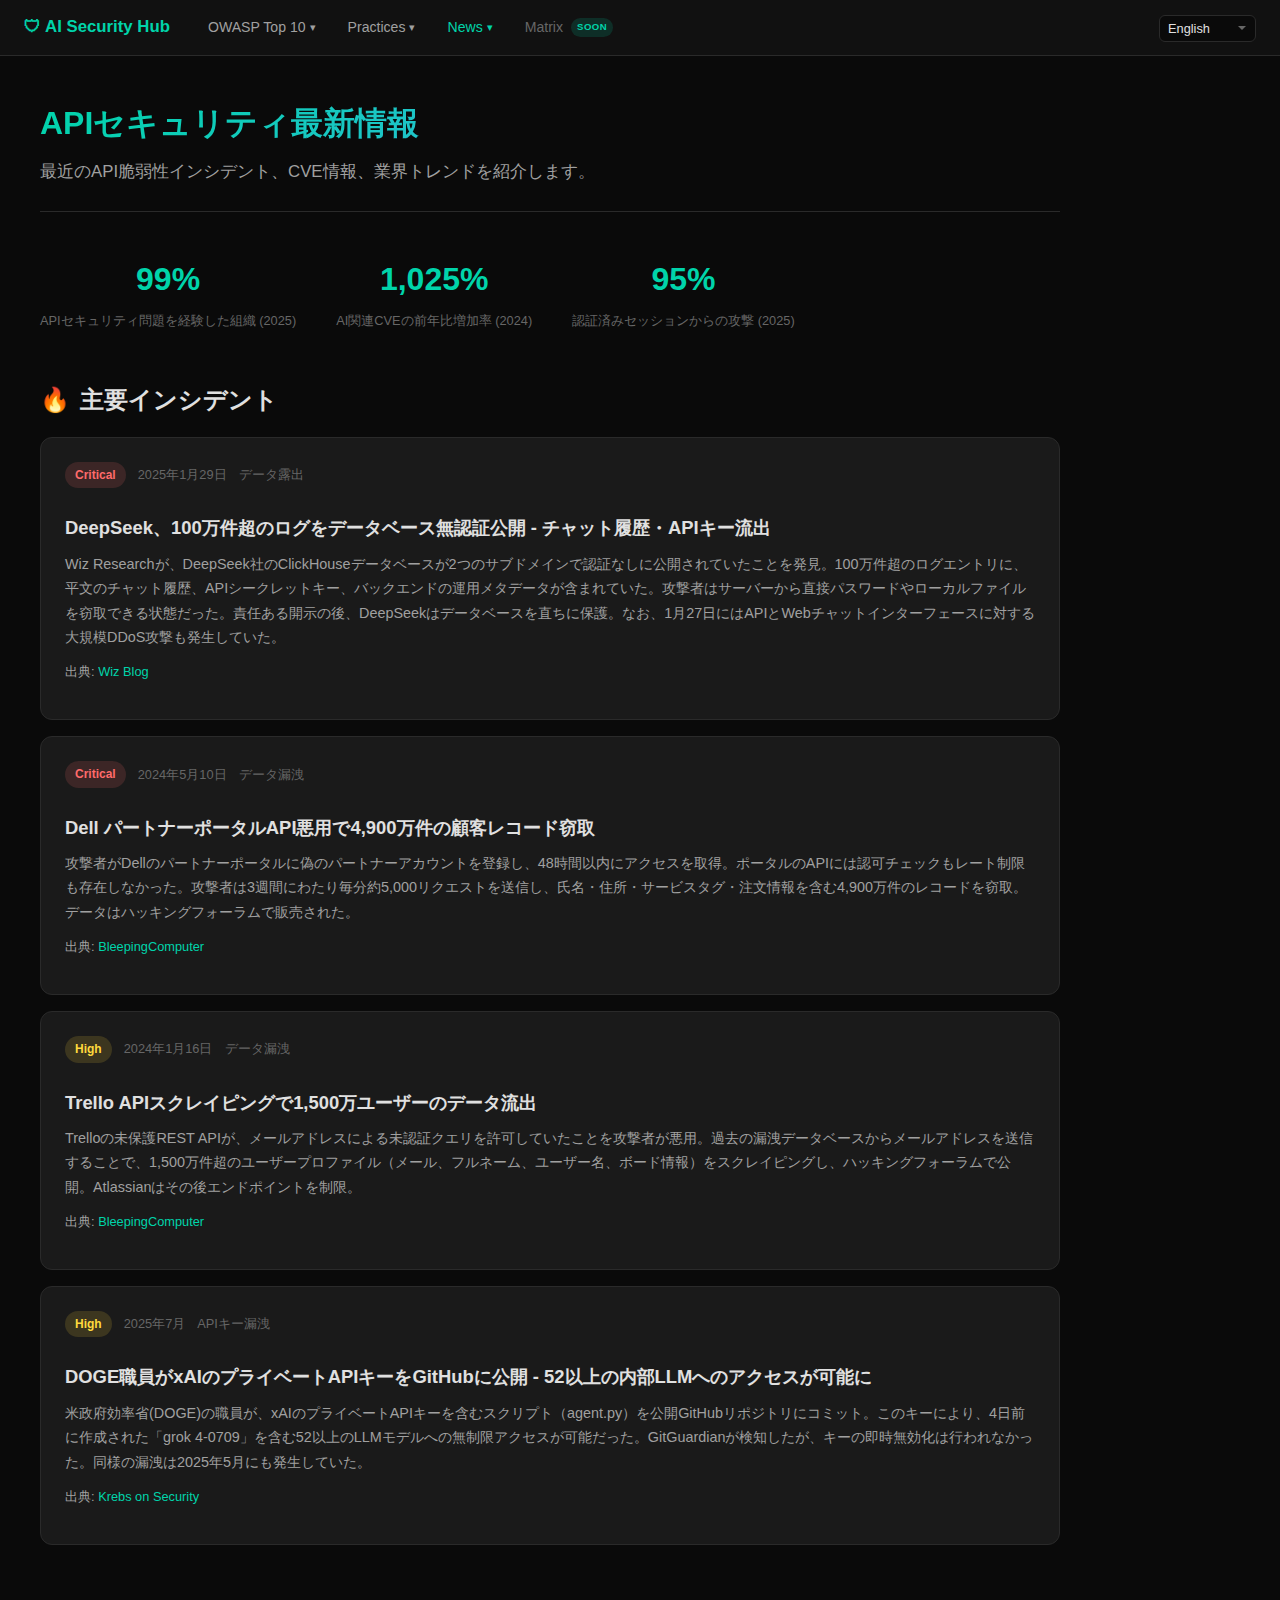
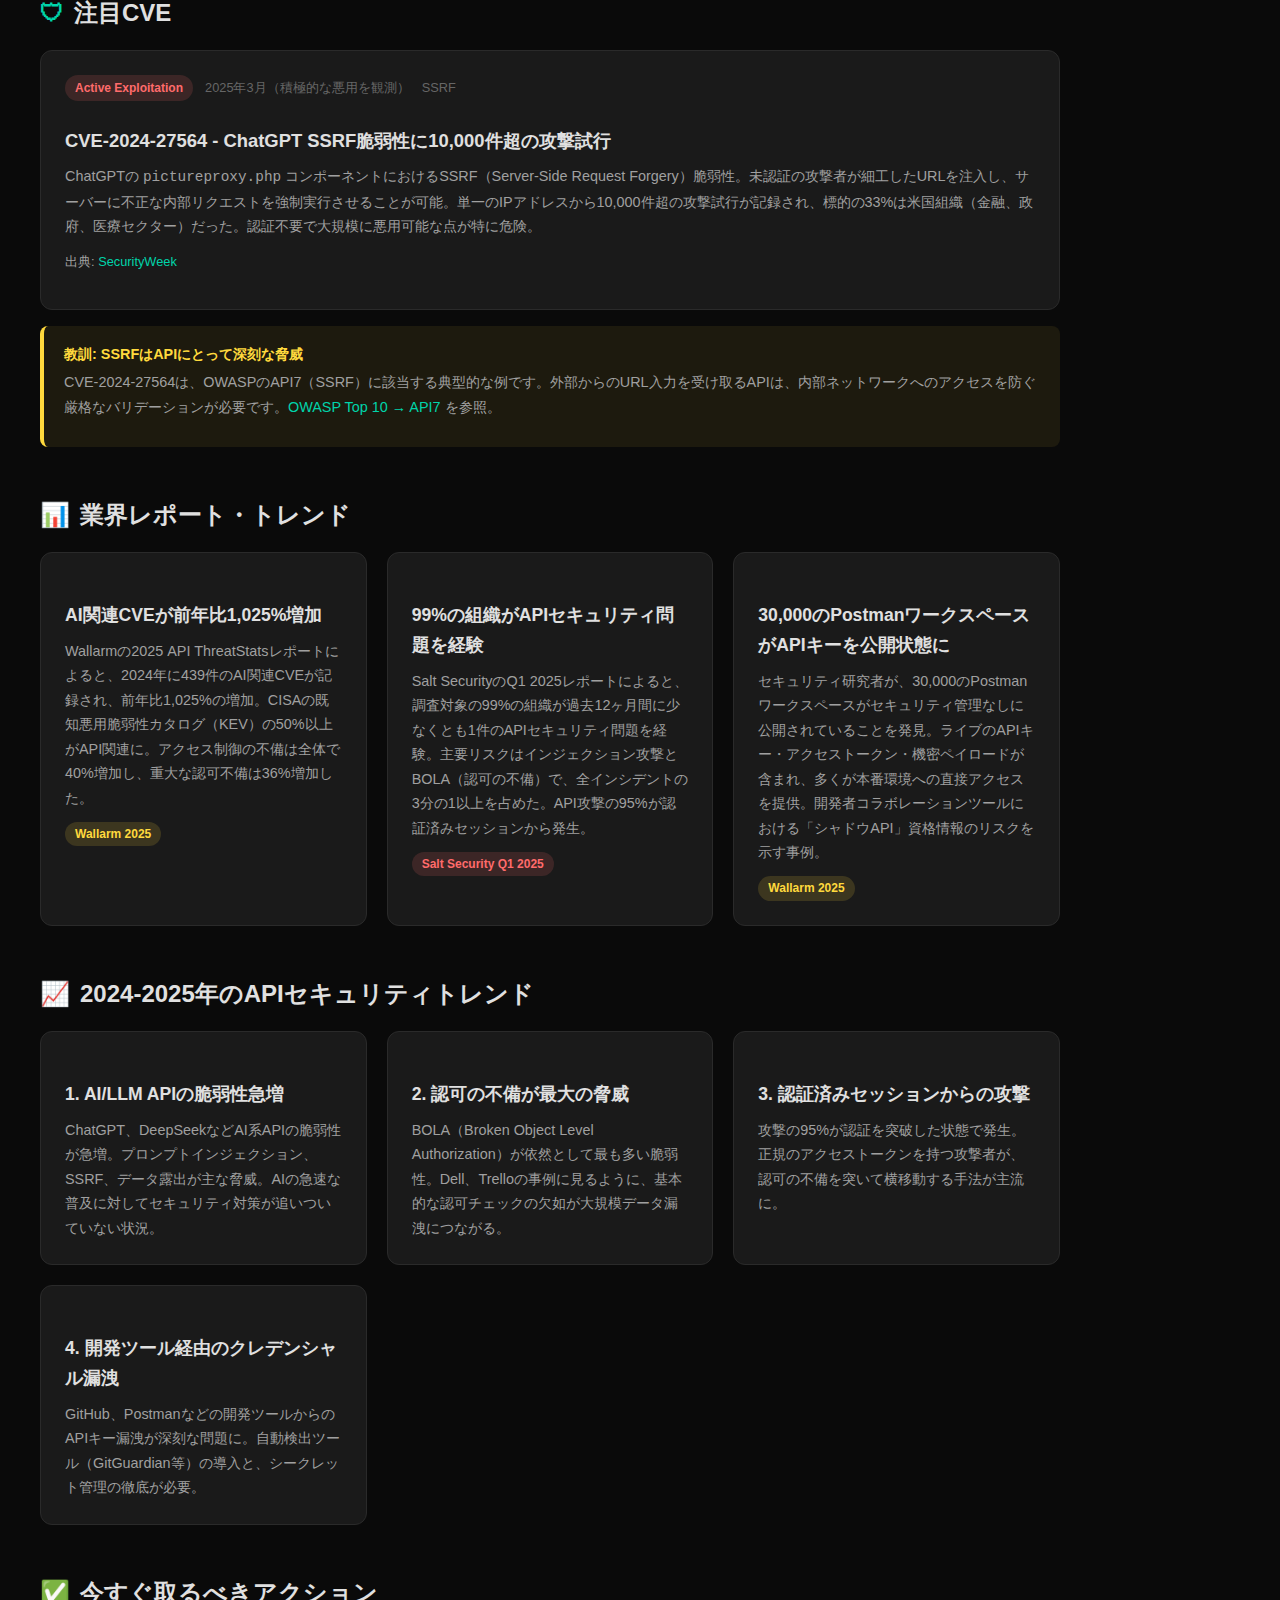
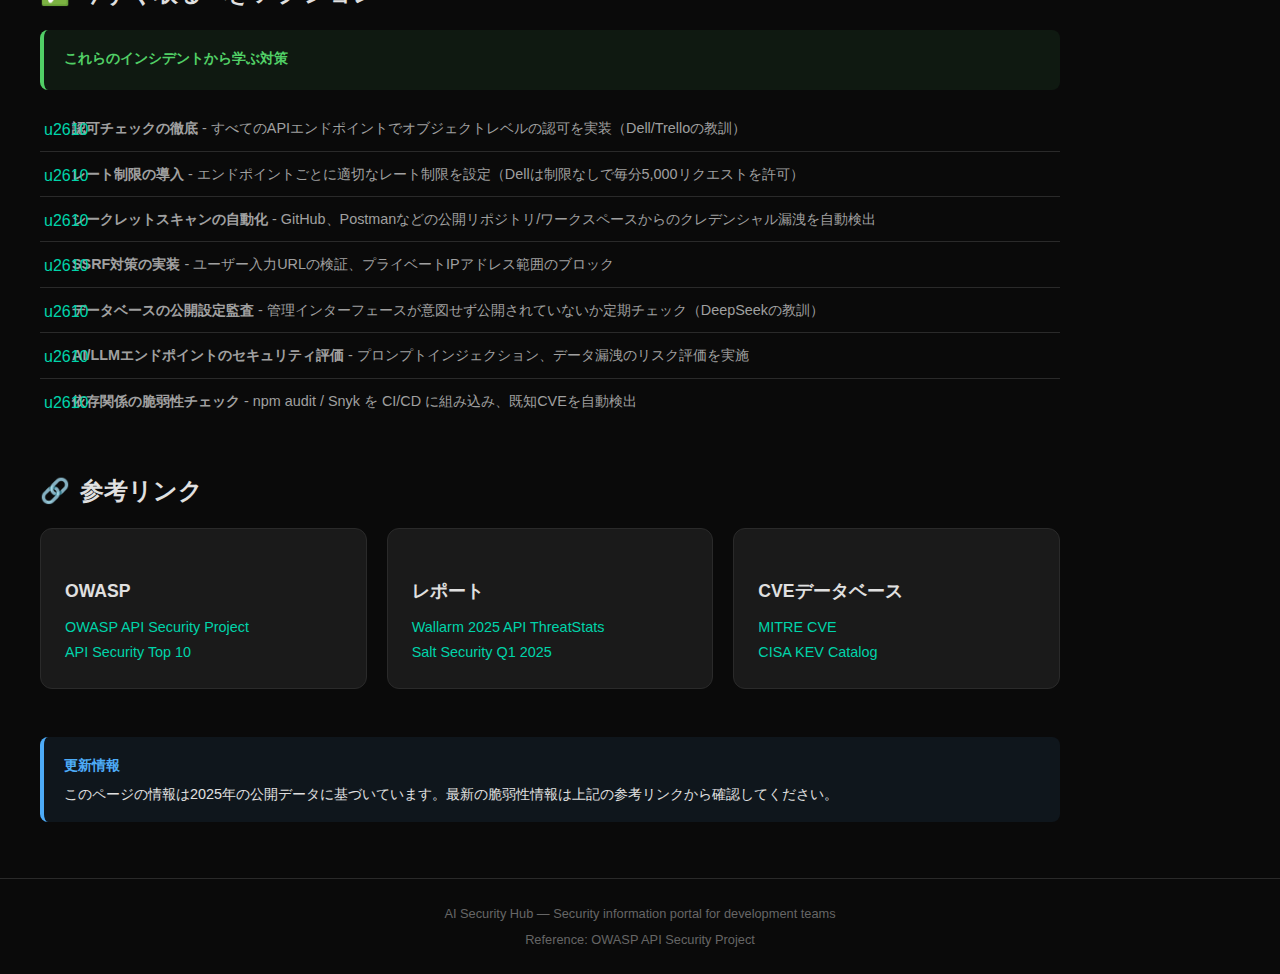
<file: news.html>
<!DOCTYPE html>
<html lang="ja">
<head>
  <meta charset="UTF-8">
  <meta name="viewport" content="width=device-width, initial-scale=1.0">
  <title>最新情報 - API Security Reference Hub</title>
  <link rel="stylesheet" href="css/style.css">
</head>
<body>

  <div class="page-header">
    <h1>APIセキュリティ最新情報</h1>
    <p class="subtitle">最近のAPI脆弱性インシデント、CVE情報、業界トレンドを紹介します。</p>
  </div>

  <!-- Key Stats -->
  <div class="section">
    <div class="stats-row" style="justify-content:flex-start;">
      <div class="stat-item">
        <div class="stat-number">99%</div>
        <div class="stat-label">APIセキュリティ問題を経験した組織 (2025)</div>
      </div>
      <div class="stat-item">
        <div class="stat-number">1,025%</div>
        <div class="stat-label">AI関連CVEの前年比増加率 (2024)</div>
      </div>
      <div class="stat-item">
        <div class="stat-number">95%</div>
        <div class="stat-label">認証済みセッションからの攻撃 (2025)</div>
      </div>
    </div>
  </div>

  <!-- Major Incidents -->
  <div class="section">
    <h2><span class="section-icon">🔥</span> 主要インシデント</h2>

    <div class="news-item">
      <div class="news-meta">
        <span class="badge badge-danger">Critical</span>
        <span>2025年1月29日</span>
        <span>データ露出</span>
      </div>
      <h3>DeepSeek、100万件超のログをデータベース無認証公開 - チャット履歴・APIキー流出</h3>
      <p>Wiz Researchが、DeepSeek社のClickHouseデータベースが2つのサブドメインで認証なしに公開されていたことを発見。100万件超のログエントリに、平文のチャット履歴、APIシークレットキー、バックエンドの運用メタデータが含まれていた。攻撃者はサーバーから直接パスワードやローカルファイルを窃取できる状態だった。責任ある開示の後、DeepSeekはデータベースを直ちに保護。なお、1月27日にはAPIとWebチャットインターフェースに対する大規模DDoS攻撃も発生していた。</p>
      <p class="text-muted" style="font-size:0.8rem;">出典: <a href="https://www.wiz.io/blog/wiz-research-uncovers-exposed-deepseek-database-leak" target="_blank" rel="noopener">Wiz Blog</a></p>
    </div>

    <div class="news-item">
      <div class="news-meta">
        <span class="badge badge-danger">Critical</span>
        <span>2024年5月10日</span>
        <span>データ漏洩</span>
      </div>
      <h3>Dell パートナーポータルAPI悪用で4,900万件の顧客レコード窃取</h3>
      <p>攻撃者がDellのパートナーポータルに偽のパートナーアカウントを登録し、48時間以内にアクセスを取得。ポータルのAPIには認可チェックもレート制限も存在しなかった。攻撃者は3週間にわたり毎分約5,000リクエストを送信し、氏名・住所・サービスタグ・注文情報を含む4,900万件のレコードを窃取。データはハッキングフォーラムで販売された。</p>
      <p class="text-muted" style="font-size:0.8rem;">出典: <a href="https://www.bleepingcomputer.com/news/security/dell-api-abused-to-steal-49-million-customer-records-in-data-breach/" target="_blank" rel="noopener">BleepingComputer</a></p>
    </div>

    <div class="news-item">
      <div class="news-meta">
        <span class="badge badge-warning">High</span>
        <span>2024年1月16日</span>
        <span>データ漏洩</span>
      </div>
      <h3>Trello APIスクレイピングで1,500万ユーザーのデータ流出</h3>
      <p>Trelloの未保護REST APIが、メールアドレスによる未認証クエリを許可していたことを攻撃者が悪用。過去の漏洩データベースからメールアドレスを送信することで、1,500万件超のユーザープロファイル（メール、フルネーム、ユーザー名、ボード情報）をスクレイピングし、ハッキングフォーラムで公開。Atlassianはその後エンドポイントを制限。</p>
      <p class="text-muted" style="font-size:0.8rem;">出典: <a href="https://www.bleepingcomputer.com/news/security/email-addresses-of-15-million-trello-users-leaked-on-hacking-forum/" target="_blank" rel="noopener">BleepingComputer</a></p>
    </div>

    <div class="news-item">
      <div class="news-meta">
        <span class="badge badge-warning">High</span>
        <span>2025年7月</span>
        <span>APIキー漏洩</span>
      </div>
      <h3>DOGE職員がxAIのプライベートAPIキーをGitHubに公開 - 52以上の内部LLMへのアクセスが可能に</h3>
      <p>米政府効率省(DOGE)の職員が、xAIのプライベートAPIキーを含むスクリプト（agent.py）を公開GitHubリポジトリにコミット。このキーにより、4日前に作成された「grok 4-0709」を含む52以上のLLMモデルへの無制限アクセスが可能だった。GitGuardianが検知したが、キーの即時無効化は行われなかった。同様の漏洩は2025年5月にも発生していた。</p>
      <p class="text-muted" style="font-size:0.8rem;">出典: <a href="https://krebsonsecurity.com/2025/07/doge-denizen-marko-elez-leaked-api-key-for-xai/" target="_blank" rel="noopener">Krebs on Security</a></p>
    </div>
  </div>

  <!-- CVE -->
  <div class="section">
    <h2><span class="section-icon">🛡</span> 注目CVE</h2>

    <div class="news-item">
      <div class="news-meta">
        <span class="badge badge-danger">Active Exploitation</span>
        <span>2025年3月（積極的な悪用を観測）</span>
        <span>SSRF</span>
      </div>
      <h3>CVE-2024-27564 - ChatGPT SSRF脆弱性に10,000件超の攻撃試行</h3>
      <p>ChatGPTの <code>pictureproxy.php</code> コンポーネントにおけるSSRF（Server-Side Request Forgery）脆弱性。未認証の攻撃者が細工したURLを注入し、サーバーに不正な内部リクエストを強制実行させることが可能。単一のIPアドレスから10,000件超の攻撃試行が記録され、標的の33%は米国組織（金融、政府、医療セクター）だった。認証不要で大規模に悪用可能な点が特に危険。</p>
      <p class="text-muted" style="font-size:0.8rem;">出典: <a href="https://www.securityweek.com/chatgpt-vulnerability-exploited-against-us-government-organizations/" target="_blank" rel="noopener">SecurityWeek</a></p>
    </div>

    <div class="callout callout-warning">
      <div class="callout-title">教訓: SSRFはAPIにとって深刻な脅威</div>
      <p>CVE-2024-27564は、OWASPのAPI7（SSRF）に該当する典型的な例です。外部からのURL入力を受け取るAPIは、内部ネットワークへのアクセスを防ぐ厳格なバリデーションが必要です。<a href="owasp-top10.html">OWASP Top 10 → API7</a> を参照。</p>
    </div>
  </div>

  <!-- Industry Reports -->
  <div class="section">
    <h2><span class="section-icon">📊</span> 業界レポート・トレンド</h2>

    <div class="card-grid">
      <div class="card">
        <h3>AI関連CVEが前年比1,025%増加</h3>
        <p>Wallarmの2025 API ThreatStatsレポートによると、2024年に439件のAI関連CVEが記録され、前年比1,025%の増加。CISAの既知悪用脆弱性カタログ（KEV）の50%以上がAPI関連に。アクセス制御の不備は全体で40%増加し、重大な認可不備は36%増加した。</p>
        <span class="card-tag tag-high">Wallarm 2025</span>
      </div>

      <div class="card">
        <h3>99%の組織がAPIセキュリティ問題を経験</h3>
        <p>Salt SecurityのQ1 2025レポートによると、調査対象の99%の組織が過去12ヶ月間に少なくとも1件のAPIセキュリティ問題を経験。主要リスクはインジェクション攻撃とBOLA（認可の不備）で、全インシデントの3分の1以上を占めた。API攻撃の95%が認証済みセッションから発生。</p>
        <span class="card-tag tag-critical">Salt Security Q1 2025</span>
      </div>

      <div class="card">
        <h3>30,000のPostmanワークスペースがAPIキーを公開状態に</h3>
        <p>セキュリティ研究者が、30,000のPostmanワークスペースがセキュリティ管理なしに公開されていることを発見。ライブのAPIキー・アクセストークン・機密ペイロードが含まれ、多くが本番環境への直接アクセスを提供。開発者コラボレーションツールにおける「シャドウAPI」資格情報のリスクを示す事例。</p>
        <span class="card-tag tag-high">Wallarm 2025</span>
      </div>
    </div>
  </div>

  <!-- Trend Analysis -->
  <div class="section">
    <h2><span class="section-icon">📈</span> 2024-2025年のAPIセキュリティトレンド</h2>

    <div class="card-grid">
      <div class="card">
        <h3>1. AI/LLM APIの脆弱性急増</h3>
        <p>ChatGPT、DeepSeekなどAI系APIの脆弱性が急増。プロンプトインジェクション、SSRF、データ露出が主な脅威。AIの急速な普及に対してセキュリティ対策が追いついていない状況。</p>
      </div>
      <div class="card">
        <h3>2. 認可の不備が最大の脅威</h3>
        <p>BOLA（Broken Object Level Authorization）が依然として最も多い脆弱性。Dell、Trelloの事例に見るように、基本的な認可チェックの欠如が大規模データ漏洩につながる。</p>
      </div>
      <div class="card">
        <h3>3. 認証済みセッションからの攻撃</h3>
        <p>攻撃の95%が認証を突破した状態で発生。正規のアクセストークンを持つ攻撃者が、認可の不備を突いて横移動する手法が主流に。</p>
      </div>
      <div class="card">
        <h3>4. 開発ツール経由のクレデンシャル漏洩</h3>
        <p>GitHub、Postmanなどの開発ツールからのAPIキー漏洩が深刻な問題に。自動検出ツール（GitGuardian等）の導入と、シークレット管理の徹底が必要。</p>
      </div>
    </div>
  </div>

  <!-- Action Items -->
  <div class="section">
    <h2><span class="section-icon">✅</span> 今すぐ取るべきアクション</h2>

    <div class="callout callout-success">
      <div class="callout-title">これらのインシデントから学ぶ対策</div>
    </div>

    <ul class="checklist">
      <li><strong>認可チェックの徹底</strong> - すべてのAPIエンドポイントでオブジェクトレベルの認可を実装（Dell/Trelloの教訓）</li>
      <li><strong>レート制限の導入</strong> - エンドポイントごとに適切なレート制限を設定（Dellは制限なしで毎分5,000リクエストを許可）</li>
      <li><strong>シークレットスキャンの自動化</strong> - GitHub、Postmanなどの公開リポジトリ/ワークスペースからのクレデンシャル漏洩を自動検出</li>
      <li><strong>SSRF対策の実装</strong> - ユーザー入力URLの検証、プライベートIPアドレス範囲のブロック</li>
      <li><strong>データベースの公開設定監査</strong> - 管理インターフェースが意図せず公開されていないか定期チェック（DeepSeekの教訓）</li>
      <li><strong>AI/LLMエンドポイントのセキュリティ評価</strong> - プロンプトインジェクション、データ漏洩のリスク評価を実施</li>
      <li><strong>依存関係の脆弱性チェック</strong> - npm audit / Snyk を CI/CD に組み込み、既知CVEを自動検出</li>
    </ul>
  </div>

  <!-- References -->
  <div class="section">
    <h2><span class="section-icon">🔗</span> 参考リンク</h2>
    <div class="card-grid card-grid-3">
      <div class="card">
        <h3>OWASP</h3>
        <p><a href="https://owasp.org/API-Security/" target="_blank" rel="noopener">OWASP API Security Project</a></p>
        <p><a href="https://owasp.org/www-project-api-security/" target="_blank" rel="noopener">API Security Top 10</a></p>
      </div>
      <div class="card">
        <h3>レポート</h3>
        <p><a href="https://www.wallarm.com/reports/2025-api-security-report" target="_blank" rel="noopener">Wallarm 2025 API ThreatStats</a></p>
        <p><a href="https://salt.security/api-security-trends" target="_blank" rel="noopener">Salt Security Q1 2025</a></p>
      </div>
      <div class="card">
        <h3>CVEデータベース</h3>
        <p><a href="https://cve.mitre.org/" target="_blank" rel="noopener">MITRE CVE</a></p>
        <p><a href="https://www.cisa.gov/known-exploited-vulnerabilities-catalog" target="_blank" rel="noopener">CISA KEV Catalog</a></p>
      </div>
    </div>
  </div>

  <div class="callout callout-info">
    <div class="callout-title">更新情報</div>
    <p>このページの情報は2025年の公開データに基づいています。最新の脆弱性情報は上記の参考リンクから確認してください。</p>
  </div>

<script src="js/common.js"></script>
</body>
</html>
</file>
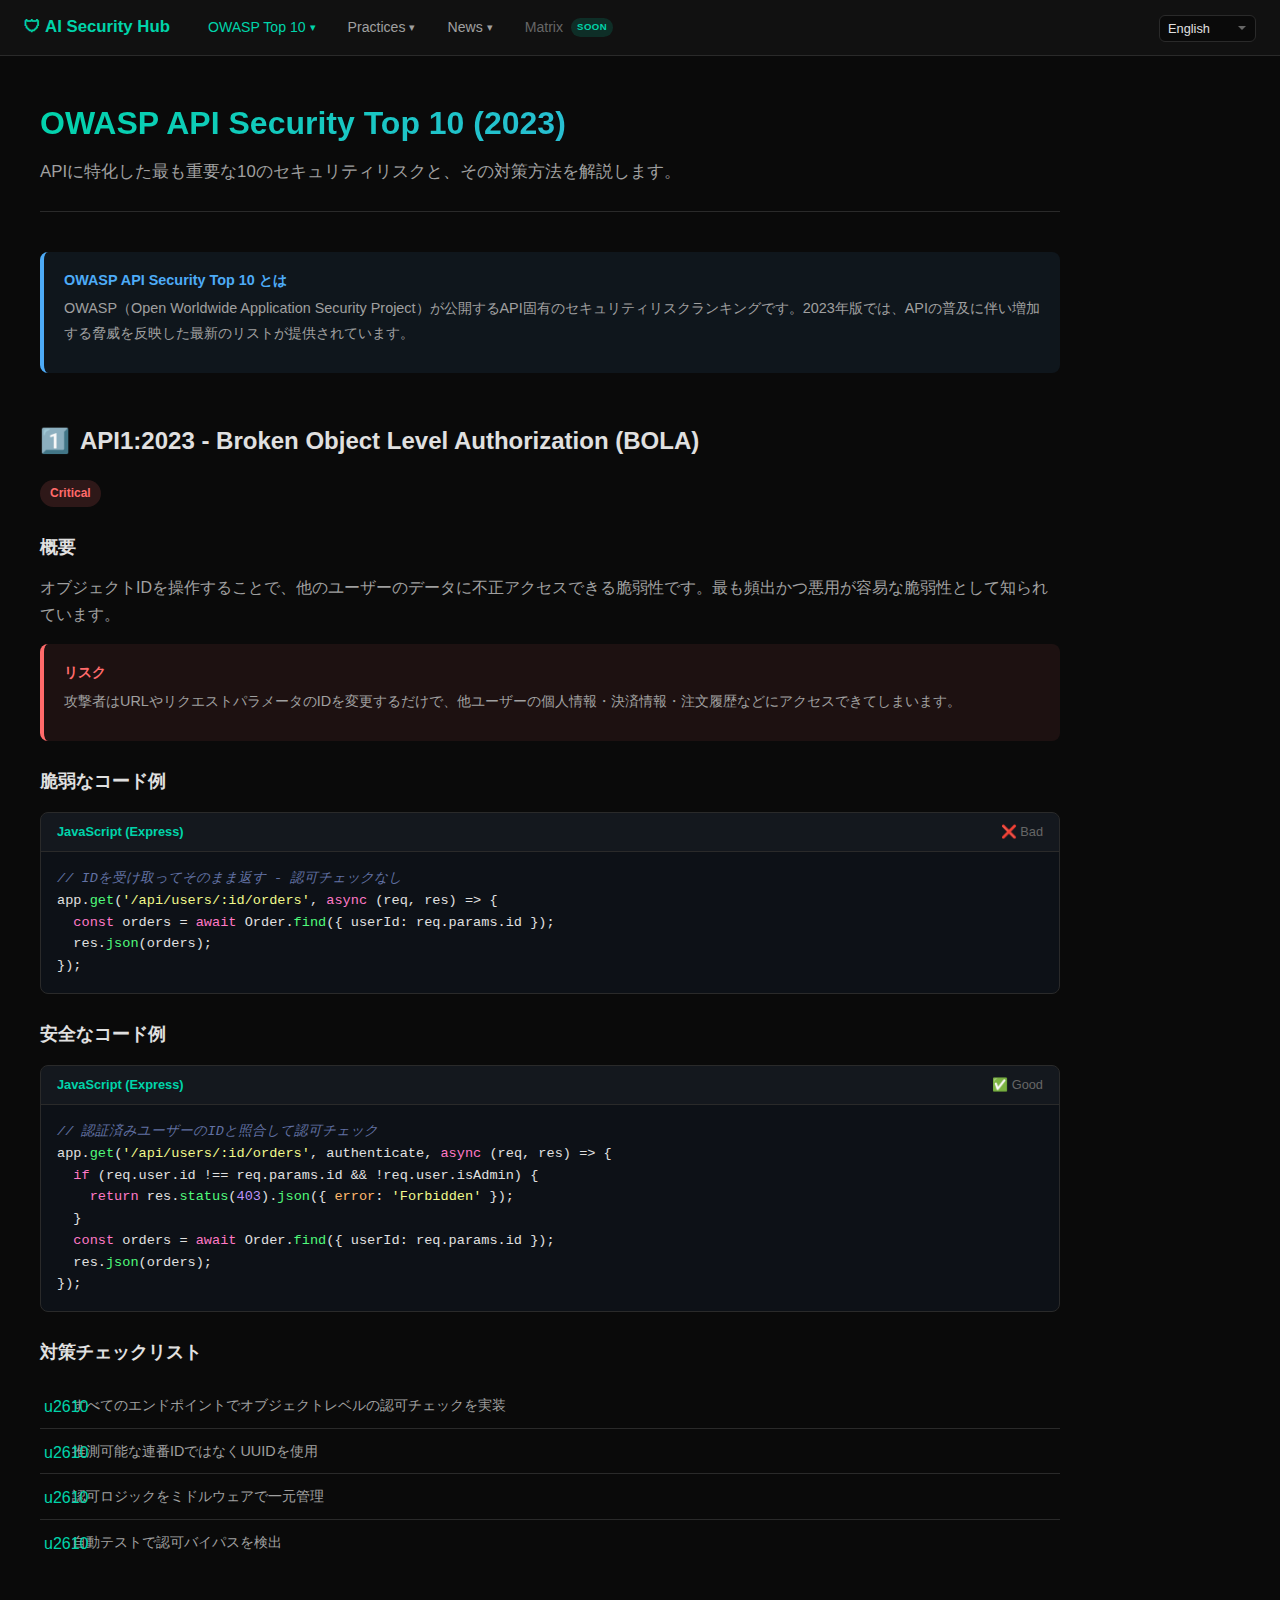
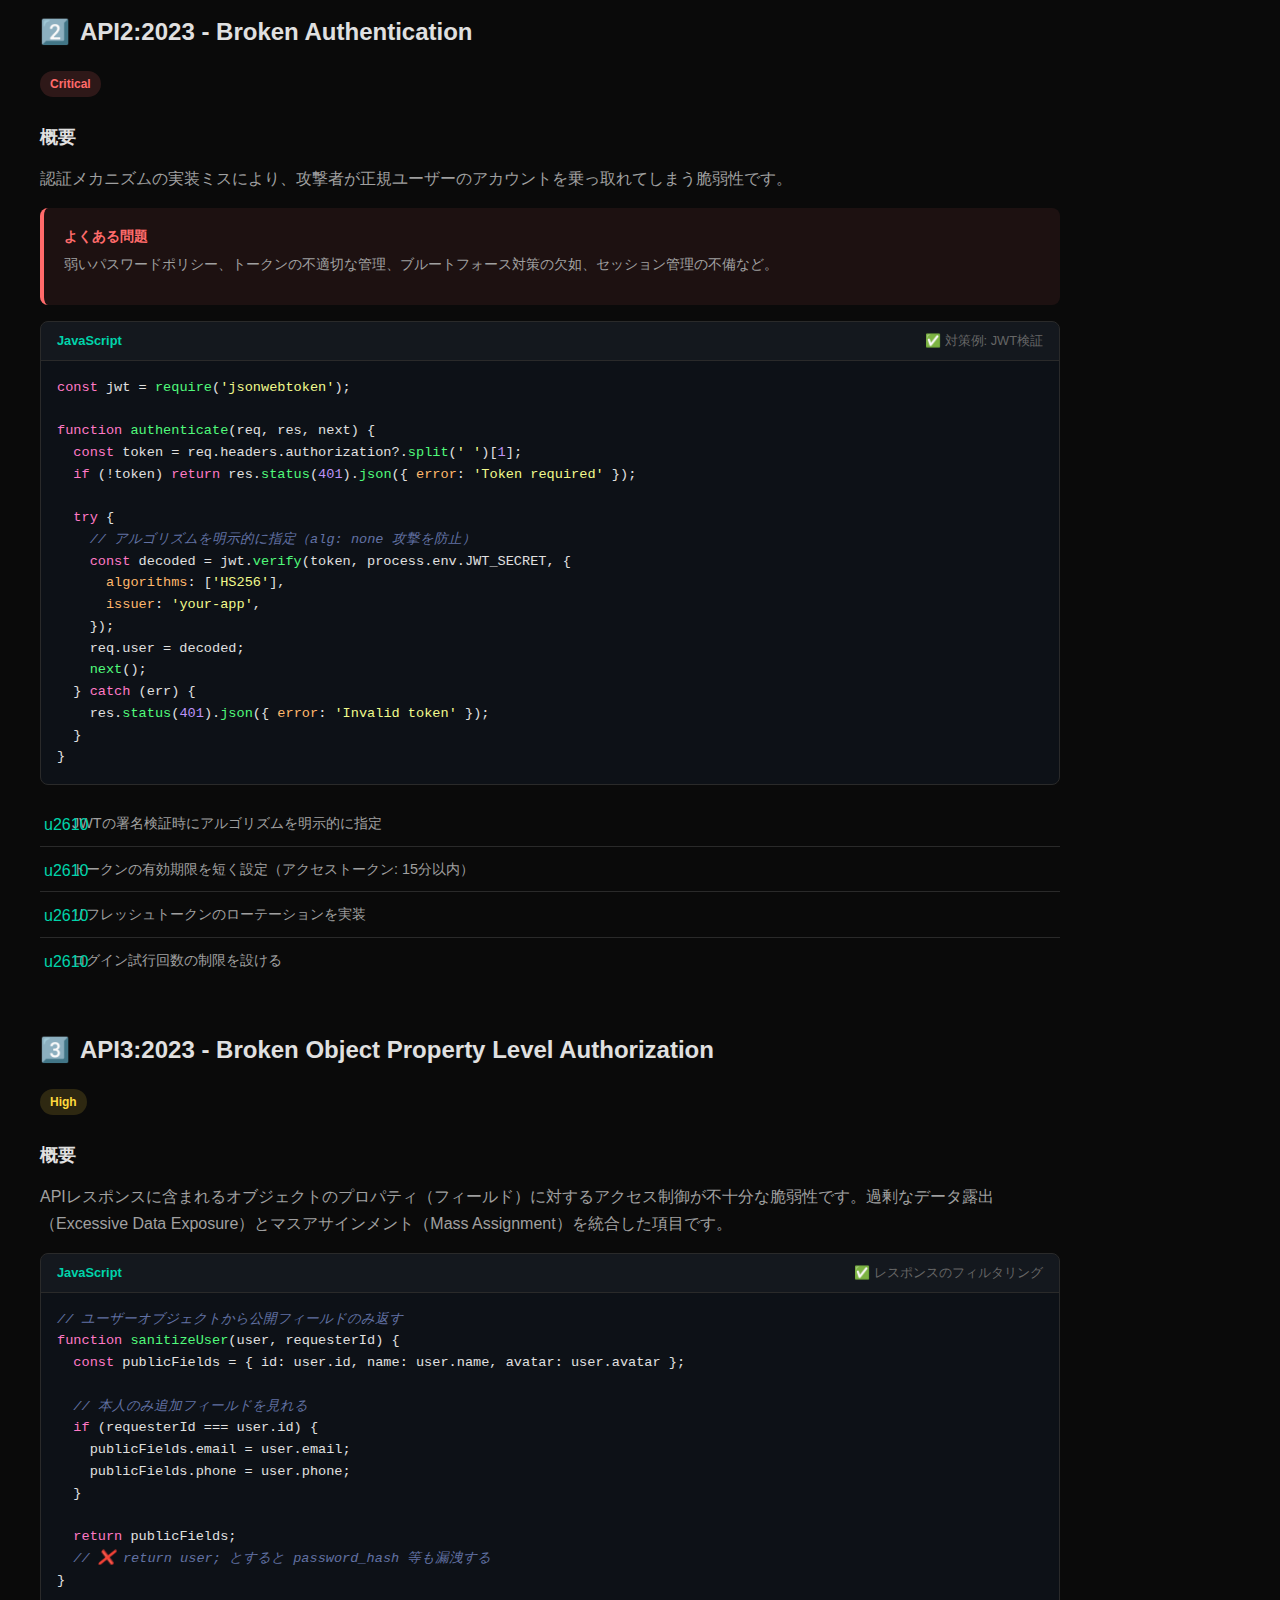
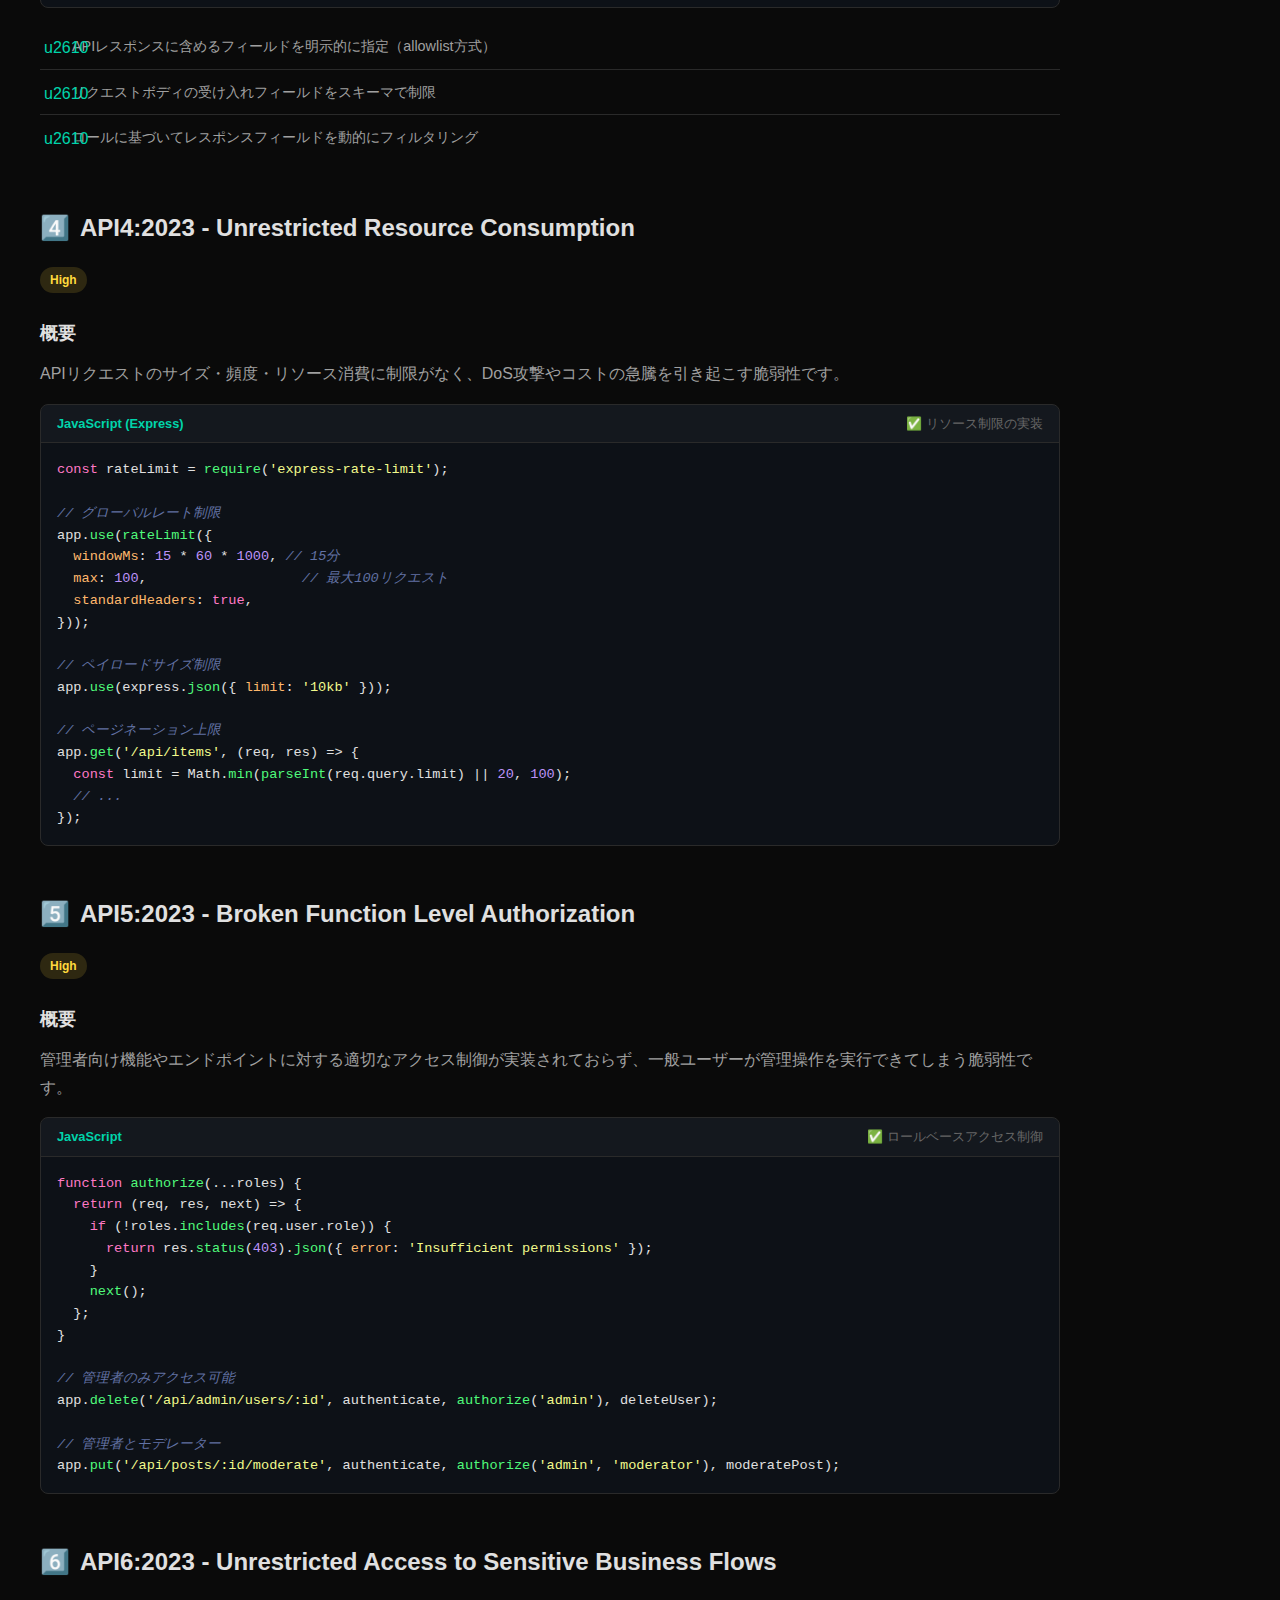
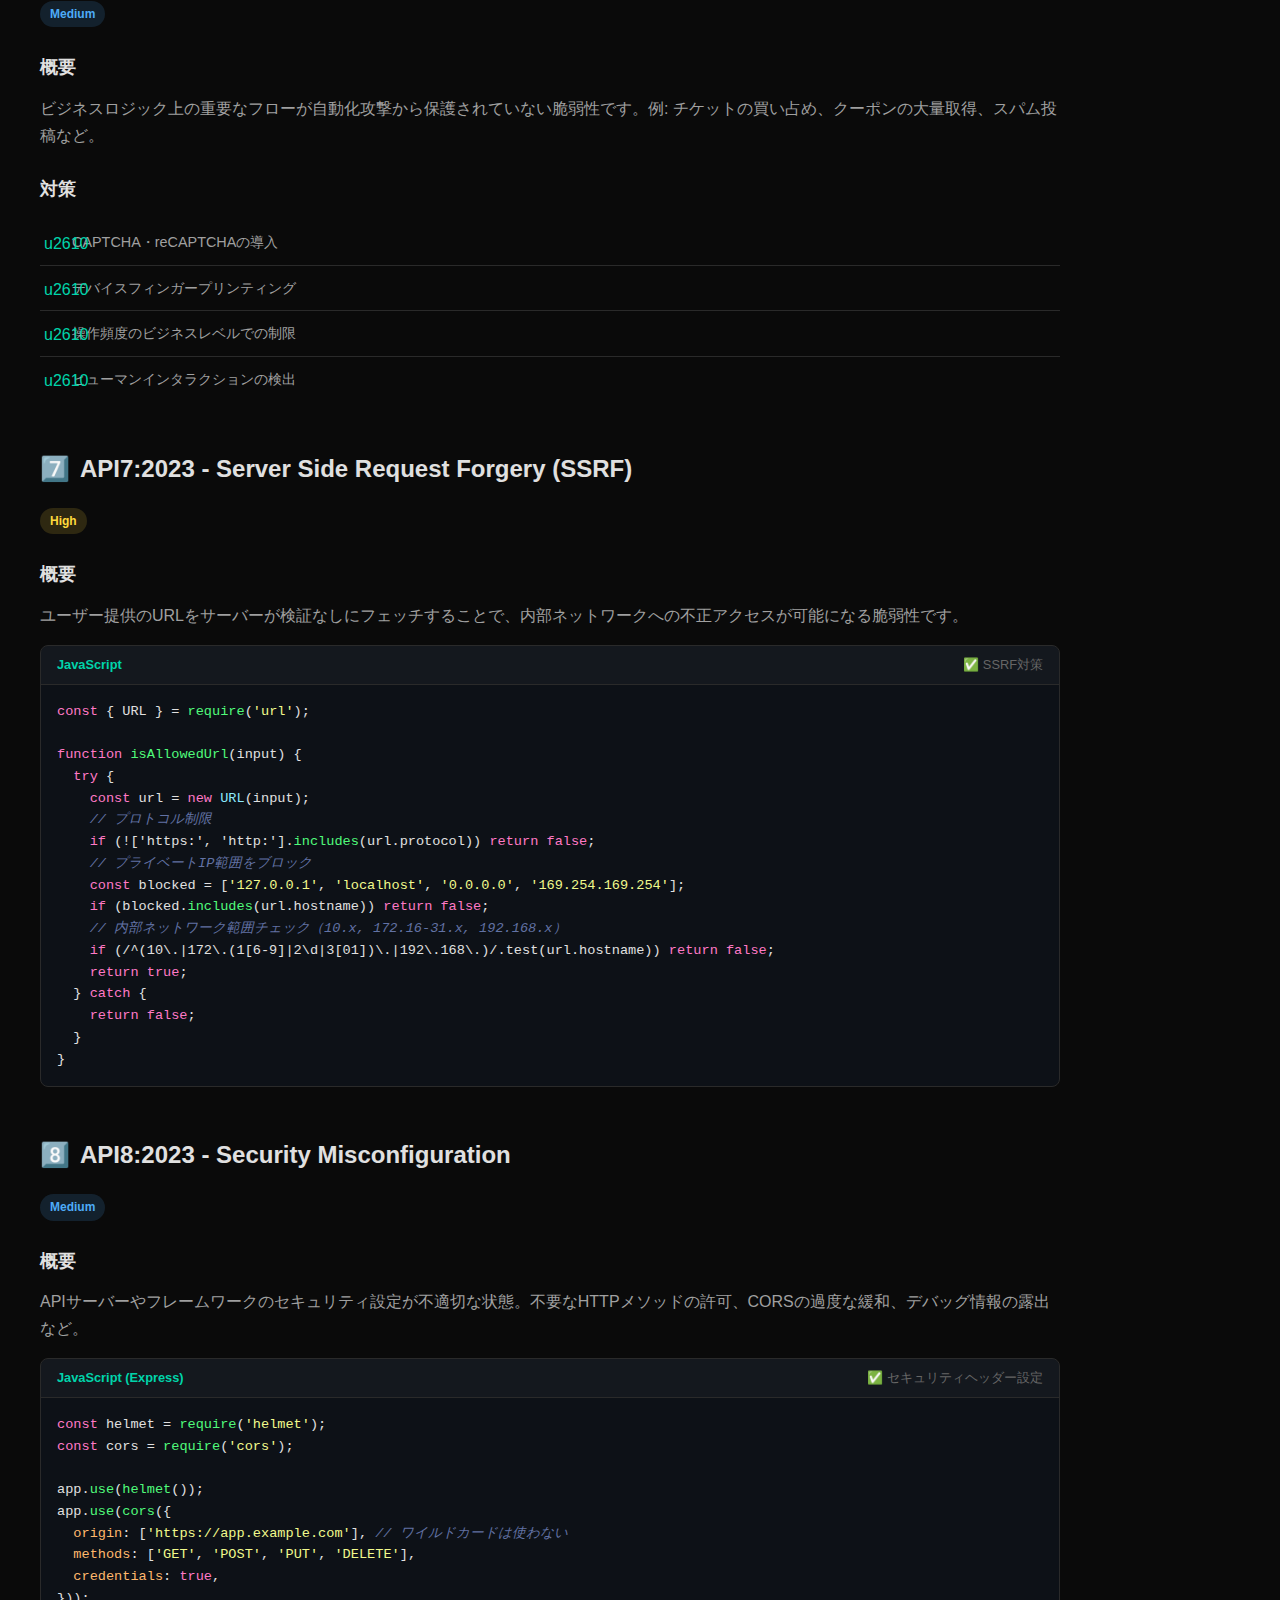
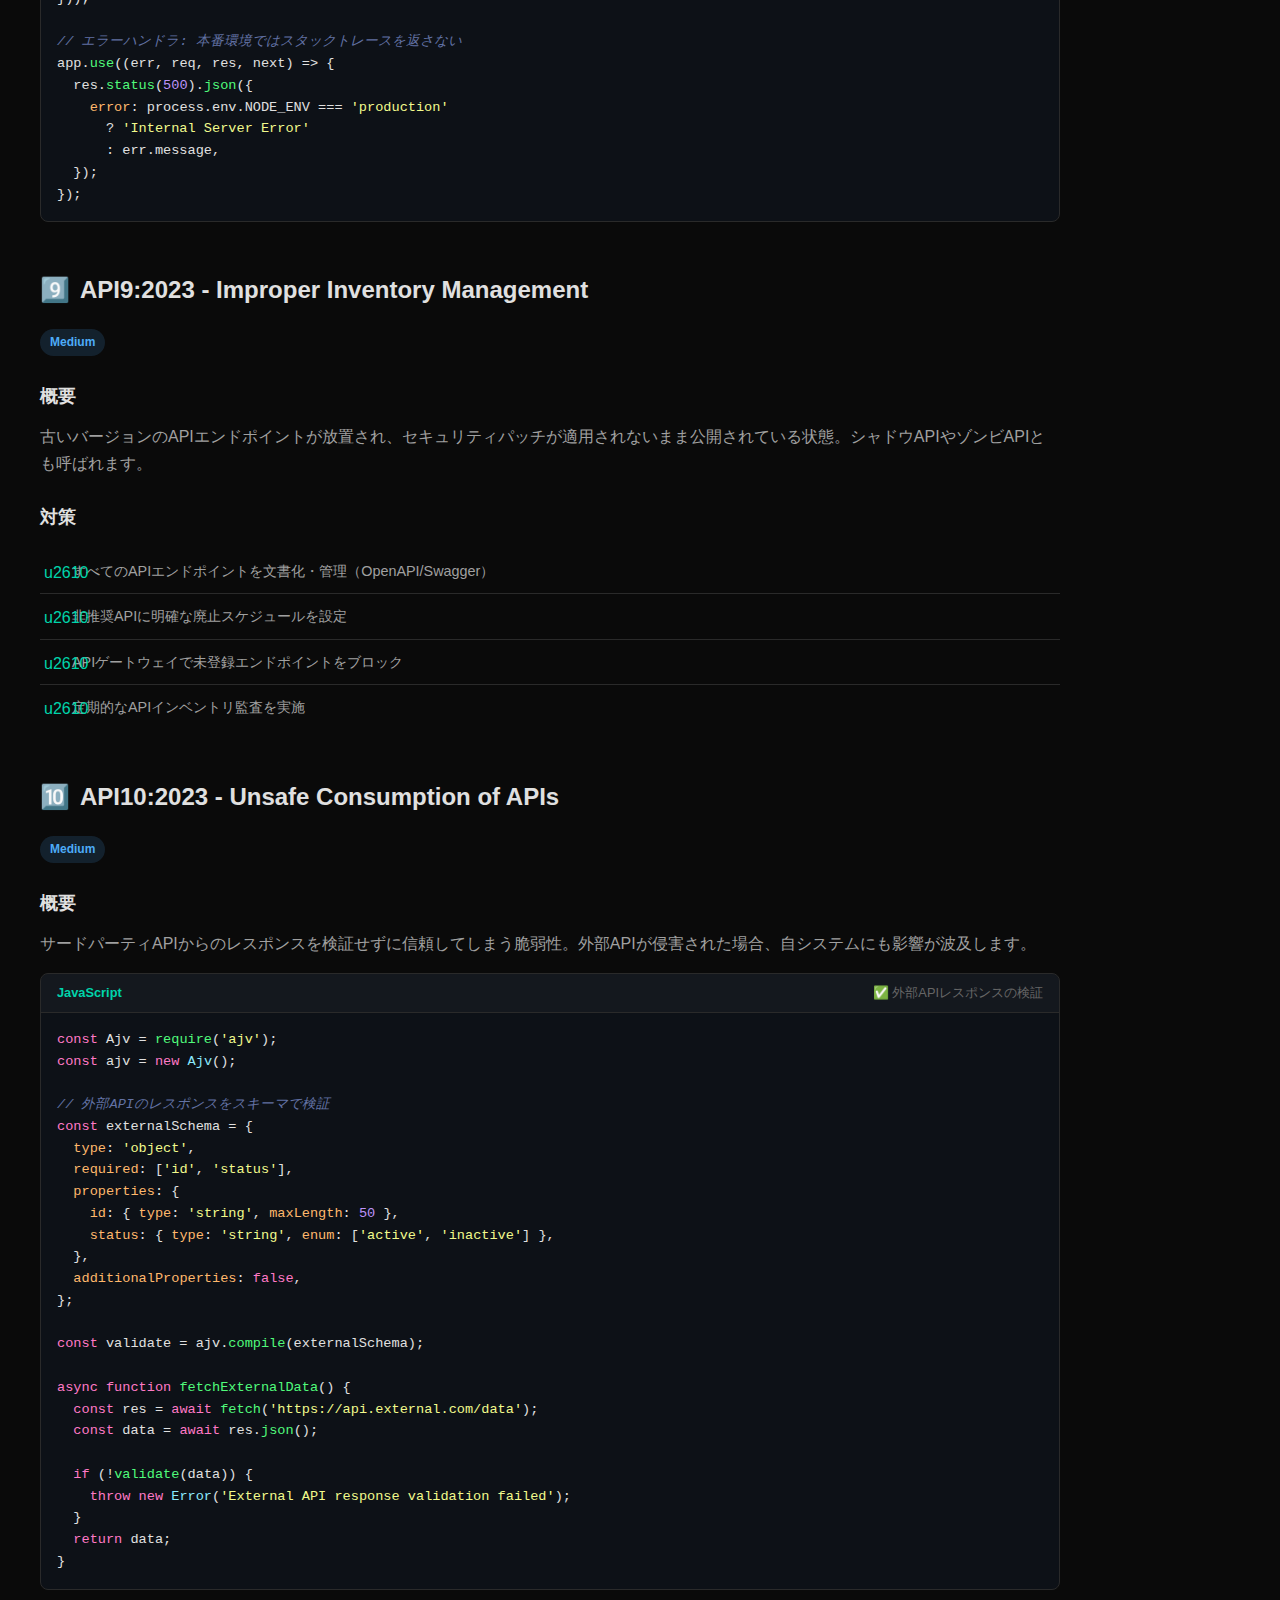
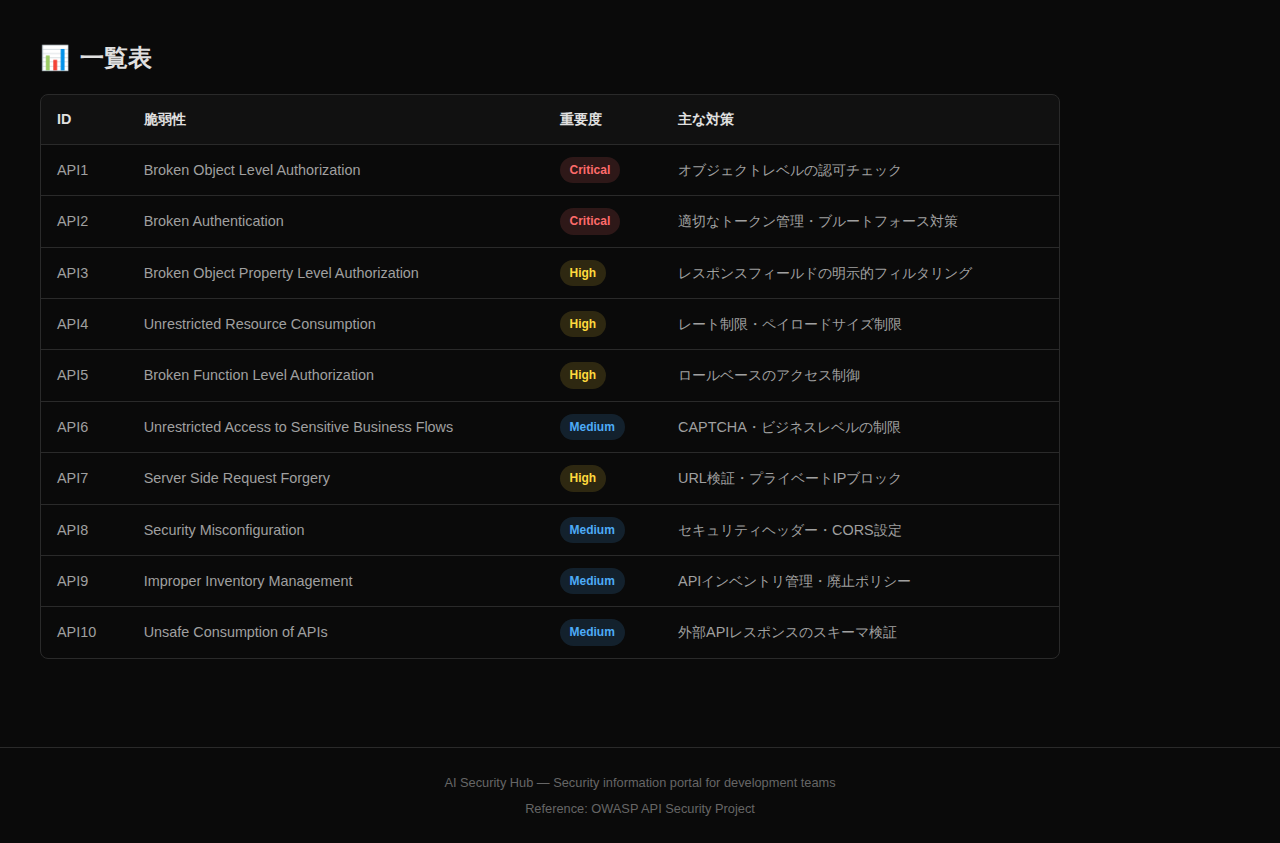
<file: owasp-top10.html>
<!DOCTYPE html>
<html lang="ja">
<head>
  <meta charset="UTF-8">
  <meta name="viewport" content="width=device-width, initial-scale=1.0">
  <title>OWASP API Security Top 10 - API Security Reference Hub</title>
  <link rel="stylesheet" href="css/style.css">
</head>
<body>

  <div class="page-header">
    <h1>OWASP API Security Top 10 (2023)</h1>
    <p class="subtitle">APIに特化した最も重要な10のセキュリティリスクと、その対策方法を解説します。</p>
  </div>

  <!-- Overview -->
  <div class="section">
    <div class="callout callout-info">
      <div class="callout-title">OWASP API Security Top 10 とは</div>
      <p>OWASP（Open Worldwide Application Security Project）が公開するAPI固有のセキュリティリスクランキングです。2023年版では、APIの普及に伴い増加する脅威を反映した最新のリストが提供されています。</p>
    </div>
  </div>

  <!-- API1: BOLA -->
  <div class="section">
    <h2><span class="section-icon">1️⃣</span> API1:2023 - Broken Object Level Authorization (BOLA)</h2>
    <span class="badge badge-danger">Critical</span>

    <h3>概要</h3>
    <p>オブジェクトIDを操作することで、他のユーザーのデータに不正アクセスできる脆弱性です。最も頻出かつ悪用が容易な脆弱性として知られています。</p>

    <div class="callout callout-danger">
      <div class="callout-title">リスク</div>
      <p>攻撃者はURLやリクエストパラメータのIDを変更するだけで、他ユーザーの個人情報・決済情報・注文履歴などにアクセスできてしまいます。</p>
    </div>

    <h3>脆弱なコード例</h3>
    <div class="code-block">
      <div class="code-block-header">
        <span class="lang">JavaScript (Express)</span>
        <span>❌ Bad</span>
      </div>
      <pre><span class="comment">// IDを受け取ってそのまま返す - 認可チェックなし</span>
app.<span class="function">get</span>(<span class="string">'/api/users/:id/orders'</span>, <span class="keyword">async</span> (req, res) =&gt; {
  <span class="keyword">const</span> orders = <span class="keyword">await</span> Order.<span class="function">find</span>({ userId: req.params.id });
  res.<span class="function">json</span>(orders);
});</pre>
    </div>

    <h3>安全なコード例</h3>
    <div class="code-block">
      <div class="code-block-header">
        <span class="lang">JavaScript (Express)</span>
        <span>✅ Good</span>
      </div>
      <pre><span class="comment">// 認証済みユーザーのIDと照合して認可チェック</span>
app.<span class="function">get</span>(<span class="string">'/api/users/:id/orders'</span>, authenticate, <span class="keyword">async</span> (req, res) =&gt; {
  <span class="keyword">if</span> (req.user.id !== req.params.id &amp;&amp; !req.user.isAdmin) {
    <span class="keyword">return</span> res.<span class="function">status</span>(<span class="number">403</span>).<span class="function">json</span>({ <span class="variable">error</span>: <span class="string">'Forbidden'</span> });
  }
  <span class="keyword">const</span> orders = <span class="keyword">await</span> Order.<span class="function">find</span>({ userId: req.params.id });
  res.<span class="function">json</span>(orders);
});</pre>
    </div>

    <h3>対策チェックリスト</h3>
    <ul class="checklist">
      <li>すべてのエンドポイントでオブジェクトレベルの認可チェックを実装</li>
      <li>推測可能な連番IDではなくUUIDを使用</li>
      <li>認可ロジックをミドルウェアで一元管理</li>
      <li>自動テストで認可バイパスを検出</li>
    </ul>
  </div>

  <!-- API2: Broken Authentication -->
  <div class="section">
    <h2><span class="section-icon">2️⃣</span> API2:2023 - Broken Authentication</h2>
    <span class="badge badge-danger">Critical</span>

    <h3>概要</h3>
    <p>認証メカニズムの実装ミスにより、攻撃者が正規ユーザーのアカウントを乗っ取れてしまう脆弱性です。</p>

    <div class="callout callout-danger">
      <div class="callout-title">よくある問題</div>
      <p>弱いパスワードポリシー、トークンの不適切な管理、ブルートフォース対策の欠如、セッション管理の不備など。</p>
    </div>

    <div class="code-block">
      <div class="code-block-header">
        <span class="lang">JavaScript</span>
        <span>✅ 対策例: JWT検証</span>
      </div>
      <pre><span class="keyword">const</span> jwt = <span class="function">require</span>(<span class="string">'jsonwebtoken'</span>);

<span class="keyword">function</span> <span class="function">authenticate</span>(req, res, next) {
  <span class="keyword">const</span> token = req.headers.authorization?.<span class="function">split</span>(<span class="string">' '</span>)[<span class="number">1</span>];
  <span class="keyword">if</span> (!token) <span class="keyword">return</span> res.<span class="function">status</span>(<span class="number">401</span>).<span class="function">json</span>({ <span class="variable">error</span>: <span class="string">'Token required'</span> });

  <span class="keyword">try</span> {
    <span class="comment">// アルゴリズムを明示的に指定（alg: none 攻撃を防止）</span>
    <span class="keyword">const</span> decoded = jwt.<span class="function">verify</span>(token, process.env.JWT_SECRET, {
      <span class="variable">algorithms</span>: [<span class="string">'HS256'</span>],
      <span class="variable">issuer</span>: <span class="string">'your-app'</span>,
    });
    req.user = decoded;
    <span class="function">next</span>();
  } <span class="keyword">catch</span> (err) {
    res.<span class="function">status</span>(<span class="number">401</span>).<span class="function">json</span>({ <span class="variable">error</span>: <span class="string">'Invalid token'</span> });
  }
}</pre>
    </div>

    <ul class="checklist">
      <li>JWTの署名検証時にアルゴリズムを明示的に指定</li>
      <li>トークンの有効期限を短く設定（アクセストークン: 15分以内）</li>
      <li>リフレッシュトークンのローテーションを実装</li>
      <li>ログイン試行回数の制限を設ける</li>
    </ul>
  </div>

  <!-- API3: Broken Object Property Level Authorization -->
  <div class="section">
    <h2><span class="section-icon">3️⃣</span> API3:2023 - Broken Object Property Level Authorization</h2>
    <span class="badge badge-warning">High</span>

    <h3>概要</h3>
    <p>APIレスポンスに含まれるオブジェクトのプロパティ（フィールド）に対するアクセス制御が不十分な脆弱性です。過剰なデータ露出（Excessive Data Exposure）とマスアサインメント（Mass Assignment）を統合した項目です。</p>

    <div class="code-block">
      <div class="code-block-header">
        <span class="lang">JavaScript</span>
        <span>✅ レスポンスのフィルタリング</span>
      </div>
      <pre><span class="comment">// ユーザーオブジェクトから公開フィールドのみ返す</span>
<span class="keyword">function</span> <span class="function">sanitizeUser</span>(user, requesterId) {
  <span class="keyword">const</span> publicFields = { id: user.id, name: user.name, avatar: user.avatar };

  <span class="comment">// 本人のみ追加フィールドを見れる</span>
  <span class="keyword">if</span> (requesterId === user.id) {
    publicFields.email = user.email;
    publicFields.phone = user.phone;
  }

  <span class="keyword">return</span> publicFields;
  <span class="comment">// ❌ return user; とすると password_hash 等も漏洩する</span>
}</pre>
    </div>

    <ul class="checklist">
      <li>APIレスポンスに含めるフィールドを明示的に指定（allowlist方式）</li>
      <li>リクエストボディの受け入れフィールドをスキーマで制限</li>
      <li>ロールに基づいてレスポンスフィールドを動的にフィルタリング</li>
    </ul>
  </div>

  <!-- API4: Unrestricted Resource Consumption -->
  <div class="section">
    <h2><span class="section-icon">4️⃣</span> API4:2023 - Unrestricted Resource Consumption</h2>
    <span class="badge badge-warning">High</span>

    <h3>概要</h3>
    <p>APIリクエストのサイズ・頻度・リソース消費に制限がなく、DoS攻撃やコストの急騰を引き起こす脆弱性です。</p>

    <div class="code-block">
      <div class="code-block-header">
        <span class="lang">JavaScript (Express)</span>
        <span>✅ リソース制限の実装</span>
      </div>
      <pre><span class="keyword">const</span> rateLimit = <span class="function">require</span>(<span class="string">'express-rate-limit'</span>);

<span class="comment">// グローバルレート制限</span>
app.<span class="function">use</span>(<span class="function">rateLimit</span>({
  <span class="variable">windowMs</span>: <span class="number">15</span> * <span class="number">60</span> * <span class="number">1000</span>, <span class="comment">// 15分</span>
  <span class="variable">max</span>: <span class="number">100</span>,                   <span class="comment">// 最大100リクエスト</span>
  <span class="variable">standardHeaders</span>: <span class="keyword">true</span>,
}));

<span class="comment">// ペイロードサイズ制限</span>
app.<span class="function">use</span>(express.<span class="function">json</span>({ <span class="variable">limit</span>: <span class="string">'10kb'</span> }));

<span class="comment">// ページネーション上限</span>
app.<span class="function">get</span>(<span class="string">'/api/items'</span>, (req, res) =&gt; {
  <span class="keyword">const</span> limit = Math.<span class="function">min</span>(<span class="function">parseInt</span>(req.query.limit) || <span class="number">20</span>, <span class="number">100</span>);
  <span class="comment">// ...</span>
});</pre>
    </div>
  </div>

  <!-- API5: Broken Function Level Authorization -->
  <div class="section">
    <h2><span class="section-icon">5️⃣</span> API5:2023 - Broken Function Level Authorization</h2>
    <span class="badge badge-warning">High</span>

    <h3>概要</h3>
    <p>管理者向け機能やエンドポイントに対する適切なアクセス制御が実装されておらず、一般ユーザーが管理操作を実行できてしまう脆弱性です。</p>

    <div class="code-block">
      <div class="code-block-header">
        <span class="lang">JavaScript</span>
        <span>✅ ロールベースアクセス制御</span>
      </div>
      <pre><span class="keyword">function</span> <span class="function">authorize</span>(...roles) {
  <span class="keyword">return</span> (req, res, next) =&gt; {
    <span class="keyword">if</span> (!roles.<span class="function">includes</span>(req.user.role)) {
      <span class="keyword">return</span> res.<span class="function">status</span>(<span class="number">403</span>).<span class="function">json</span>({ <span class="variable">error</span>: <span class="string">'Insufficient permissions'</span> });
    }
    <span class="function">next</span>();
  };
}

<span class="comment">// 管理者のみアクセス可能</span>
app.<span class="function">delete</span>(<span class="string">'/api/admin/users/:id'</span>, authenticate, <span class="function">authorize</span>(<span class="string">'admin'</span>), deleteUser);

<span class="comment">// 管理者とモデレーター</span>
app.<span class="function">put</span>(<span class="string">'/api/posts/:id/moderate'</span>, authenticate, <span class="function">authorize</span>(<span class="string">'admin'</span>, <span class="string">'moderator'</span>), moderatePost);</pre>
    </div>
  </div>

  <!-- API6: Unrestricted Access to Sensitive Business Flows -->
  <div class="section">
    <h2><span class="section-icon">6️⃣</span> API6:2023 - Unrestricted Access to Sensitive Business Flows</h2>
    <span class="badge badge-info">Medium</span>

    <h3>概要</h3>
    <p>ビジネスロジック上の重要なフローが自動化攻撃から保護されていない脆弱性です。例: チケットの買い占め、クーポンの大量取得、スパム投稿など。</p>

    <h3>対策</h3>
    <ul class="checklist">
      <li>CAPTCHA・reCAPTCHAの導入</li>
      <li>デバイスフィンガープリンティング</li>
      <li>操作頻度のビジネスレベルでの制限</li>
      <li>ヒューマンインタラクションの検出</li>
    </ul>
  </div>

  <!-- API7: Server Side Request Forgery -->
  <div class="section">
    <h2><span class="section-icon">7️⃣</span> API7:2023 - Server Side Request Forgery (SSRF)</h2>
    <span class="badge badge-warning">High</span>

    <h3>概要</h3>
    <p>ユーザー提供のURLをサーバーが検証なしにフェッチすることで、内部ネットワークへの不正アクセスが可能になる脆弱性です。</p>

    <div class="code-block">
      <div class="code-block-header">
        <span class="lang">JavaScript</span>
        <span>✅ SSRF対策</span>
      </div>
      <pre><span class="keyword">const</span> { URL } = <span class="function">require</span>(<span class="string">'url'</span>);

<span class="keyword">function</span> <span class="function">isAllowedUrl</span>(input) {
  <span class="keyword">try</span> {
    <span class="keyword">const</span> url = <span class="keyword">new</span> <span class="type">URL</span>(input);
    <span class="comment">// プロトコル制限</span>
    <span class="keyword">if</span> (!['https:', 'http:'].<span class="function">includes</span>(url.protocol)) <span class="keyword">return false</span>;
    <span class="comment">// プライベートIP範囲をブロック</span>
    <span class="keyword">const</span> blocked = [<span class="string">'127.0.0.1'</span>, <span class="string">'localhost'</span>, <span class="string">'0.0.0.0'</span>, <span class="string">'169.254.169.254'</span>];
    <span class="keyword">if</span> (blocked.<span class="function">includes</span>(url.hostname)) <span class="keyword">return false</span>;
    <span class="comment">// 内部ネットワーク範囲チェック（10.x, 172.16-31.x, 192.168.x）</span>
    <span class="keyword">if</span> (/^(10\.|172\.(1[6-9]|2\d|3[01])\.|192\.168\.)/.test(url.hostname)) <span class="keyword">return false</span>;
    <span class="keyword">return true</span>;
  } <span class="keyword">catch</span> {
    <span class="keyword">return false</span>;
  }
}</pre>
    </div>
  </div>

  <!-- API8: Security Misconfiguration -->
  <div class="section">
    <h2><span class="section-icon">8️⃣</span> API8:2023 - Security Misconfiguration</h2>
    <span class="badge badge-info">Medium</span>

    <h3>概要</h3>
    <p>APIサーバーやフレームワークのセキュリティ設定が不適切な状態。不要なHTTPメソッドの許可、CORSの過度な緩和、デバッグ情報の露出など。</p>

    <div class="code-block">
      <div class="code-block-header">
        <span class="lang">JavaScript (Express)</span>
        <span>✅ セキュリティヘッダー設定</span>
      </div>
      <pre><span class="keyword">const</span> helmet = <span class="function">require</span>(<span class="string">'helmet'</span>);
<span class="keyword">const</span> cors = <span class="function">require</span>(<span class="string">'cors'</span>);

app.<span class="function">use</span>(<span class="function">helmet</span>());
app.<span class="function">use</span>(<span class="function">cors</span>({
  <span class="variable">origin</span>: [<span class="string">'https://app.example.com'</span>], <span class="comment">// ワイルドカードは使わない</span>
  <span class="variable">methods</span>: [<span class="string">'GET'</span>, <span class="string">'POST'</span>, <span class="string">'PUT'</span>, <span class="string">'DELETE'</span>],
  <span class="variable">credentials</span>: <span class="keyword">true</span>,
}));

<span class="comment">// エラーハンドラ: 本番環境ではスタックトレースを返さない</span>
app.<span class="function">use</span>((err, req, res, next) =&gt; {
  res.<span class="function">status</span>(<span class="number">500</span>).<span class="function">json</span>({
    <span class="variable">error</span>: process.env.NODE_ENV === <span class="string">'production'</span>
      ? <span class="string">'Internal Server Error'</span>
      : err.message,
  });
});</pre>
    </div>
  </div>

  <!-- API9: Improper Inventory Management -->
  <div class="section">
    <h2><span class="section-icon">9️⃣</span> API9:2023 - Improper Inventory Management</h2>
    <span class="badge badge-info">Medium</span>

    <h3>概要</h3>
    <p>古いバージョンのAPIエンドポイントが放置され、セキュリティパッチが適用されないまま公開されている状態。シャドウAPIやゾンビAPIとも呼ばれます。</p>

    <h3>対策</h3>
    <ul class="checklist">
      <li>すべてのAPIエンドポイントを文書化・管理（OpenAPI/Swagger）</li>
      <li>非推奨APIに明確な廃止スケジュールを設定</li>
      <li>APIゲートウェイで未登録エンドポイントをブロック</li>
      <li>定期的なAPIインベントリ監査を実施</li>
    </ul>
  </div>

  <!-- API10: Unsafe Consumption of APIs -->
  <div class="section">
    <h2><span class="section-icon">🔟</span> API10:2023 - Unsafe Consumption of APIs</h2>
    <span class="badge badge-info">Medium</span>

    <h3>概要</h3>
    <p>サードパーティAPIからのレスポンスを検証せずに信頼してしまう脆弱性。外部APIが侵害された場合、自システムにも影響が波及します。</p>

    <div class="code-block">
      <div class="code-block-header">
        <span class="lang">JavaScript</span>
        <span>✅ 外部APIレスポンスの検証</span>
      </div>
      <pre><span class="keyword">const</span> Ajv = <span class="function">require</span>(<span class="string">'ajv'</span>);
<span class="keyword">const</span> ajv = <span class="keyword">new</span> <span class="type">Ajv</span>();

<span class="comment">// 外部APIのレスポンスをスキーマで検証</span>
<span class="keyword">const</span> externalSchema = {
  <span class="variable">type</span>: <span class="string">'object'</span>,
  <span class="variable">required</span>: [<span class="string">'id'</span>, <span class="string">'status'</span>],
  <span class="variable">properties</span>: {
    <span class="variable">id</span>: { <span class="variable">type</span>: <span class="string">'string'</span>, <span class="variable">maxLength</span>: <span class="number">50</span> },
    <span class="variable">status</span>: { <span class="variable">type</span>: <span class="string">'string'</span>, <span class="variable">enum</span>: [<span class="string">'active'</span>, <span class="string">'inactive'</span>] },
  },
  <span class="variable">additionalProperties</span>: <span class="keyword">false</span>,
};

<span class="keyword">const</span> validate = ajv.<span class="function">compile</span>(externalSchema);

<span class="keyword">async function</span> <span class="function">fetchExternalData</span>() {
  <span class="keyword">const</span> res = <span class="keyword">await</span> <span class="function">fetch</span>(<span class="string">'https://api.external.com/data'</span>);
  <span class="keyword">const</span> data = <span class="keyword">await</span> res.<span class="function">json</span>();

  <span class="keyword">if</span> (!<span class="function">validate</span>(data)) {
    <span class="keyword">throw new</span> <span class="type">Error</span>(<span class="string">'External API response validation failed'</span>);
  }
  <span class="keyword">return</span> data;
}</pre>
    </div>
  </div>

  <!-- Summary Table -->
  <div class="section">
    <h2><span class="section-icon">📊</span> 一覧表</h2>

    <div class="table-wrapper">
      <table>
        <thead>
          <tr>
            <th>ID</th>
            <th>脆弱性</th>
            <th>重要度</th>
            <th>主な対策</th>
          </tr>
        </thead>
        <tbody>
          <tr>
            <td>API1</td>
            <td>Broken Object Level Authorization</td>
            <td><span class="badge badge-danger">Critical</span></td>
            <td>オブジェクトレベルの認可チェック</td>
          </tr>
          <tr>
            <td>API2</td>
            <td>Broken Authentication</td>
            <td><span class="badge badge-danger">Critical</span></td>
            <td>適切なトークン管理・ブルートフォース対策</td>
          </tr>
          <tr>
            <td>API3</td>
            <td>Broken Object Property Level Authorization</td>
            <td><span class="badge badge-warning">High</span></td>
            <td>レスポンスフィールドの明示的フィルタリング</td>
          </tr>
          <tr>
            <td>API4</td>
            <td>Unrestricted Resource Consumption</td>
            <td><span class="badge badge-warning">High</span></td>
            <td>レート制限・ペイロードサイズ制限</td>
          </tr>
          <tr>
            <td>API5</td>
            <td>Broken Function Level Authorization</td>
            <td><span class="badge badge-warning">High</span></td>
            <td>ロールベースのアクセス制御</td>
          </tr>
          <tr>
            <td>API6</td>
            <td>Unrestricted Access to Sensitive Business Flows</td>
            <td><span class="badge badge-info">Medium</span></td>
            <td>CAPTCHA・ビジネスレベルの制限</td>
          </tr>
          <tr>
            <td>API7</td>
            <td>Server Side Request Forgery</td>
            <td><span class="badge badge-warning">High</span></td>
            <td>URL検証・プライベートIPブロック</td>
          </tr>
          <tr>
            <td>API8</td>
            <td>Security Misconfiguration</td>
            <td><span class="badge badge-info">Medium</span></td>
            <td>セキュリティヘッダー・CORS設定</td>
          </tr>
          <tr>
            <td>API9</td>
            <td>Improper Inventory Management</td>
            <td><span class="badge badge-info">Medium</span></td>
            <td>APIインベントリ管理・廃止ポリシー</td>
          </tr>
          <tr>
            <td>API10</td>
            <td>Unsafe Consumption of APIs</td>
            <td><span class="badge badge-info">Medium</span></td>
            <td>外部APIレスポンスのスキーマ検証</td>
          </tr>
        </tbody>
      </table>
    </div>
  </div>

<script src="js/common.js"></script>
</body>
</html>
</file>
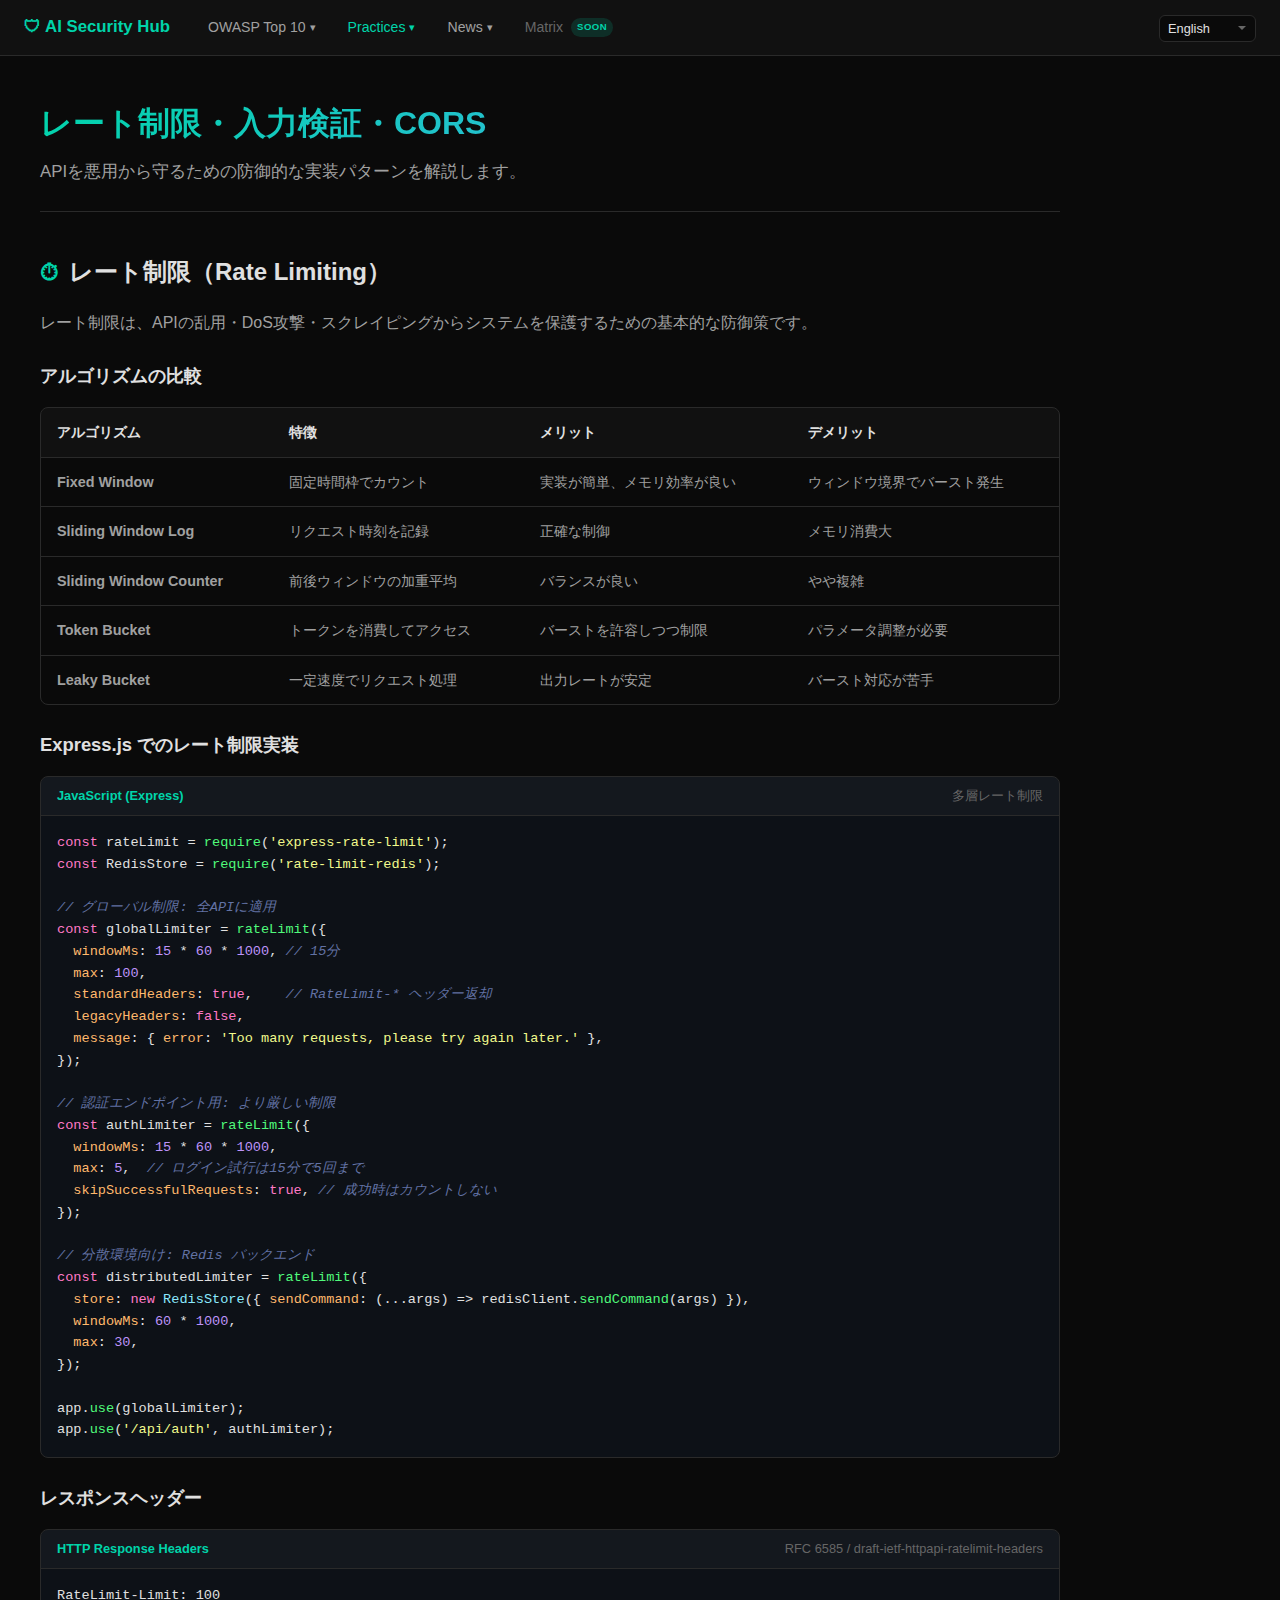
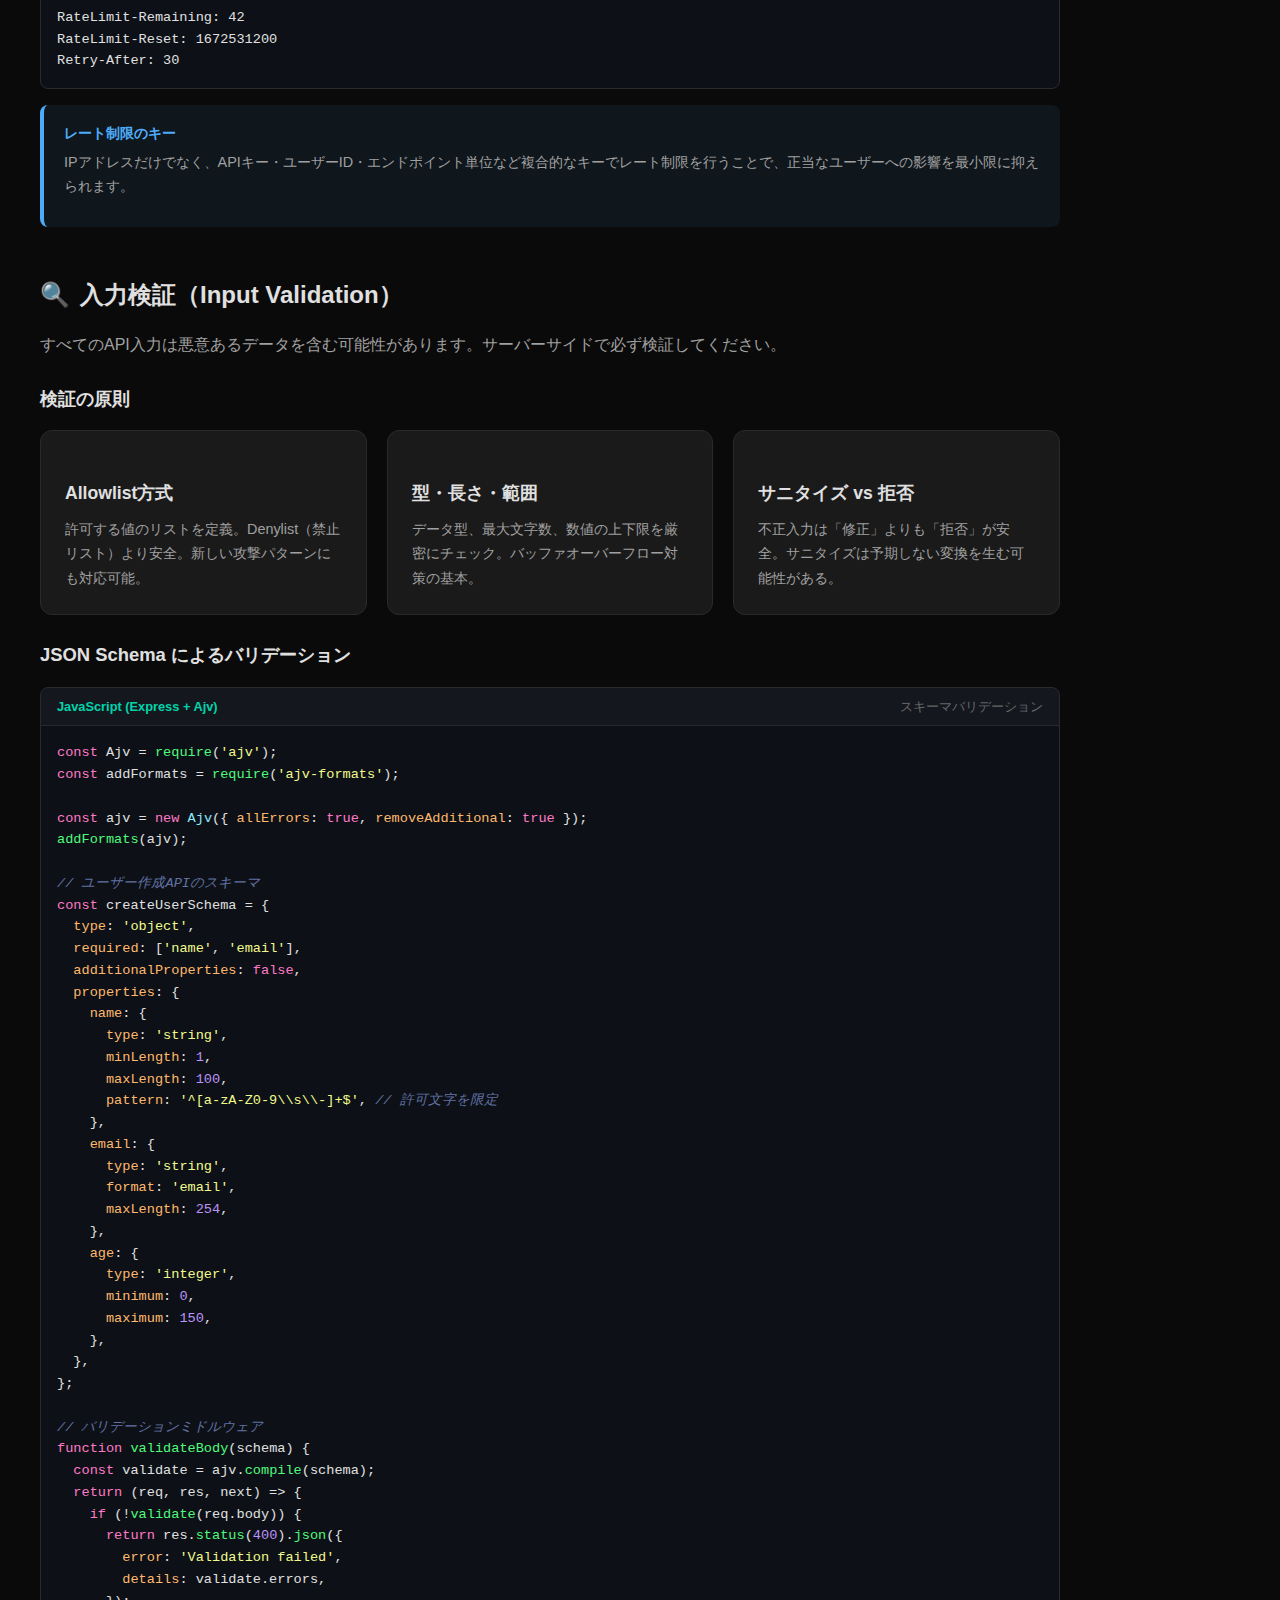
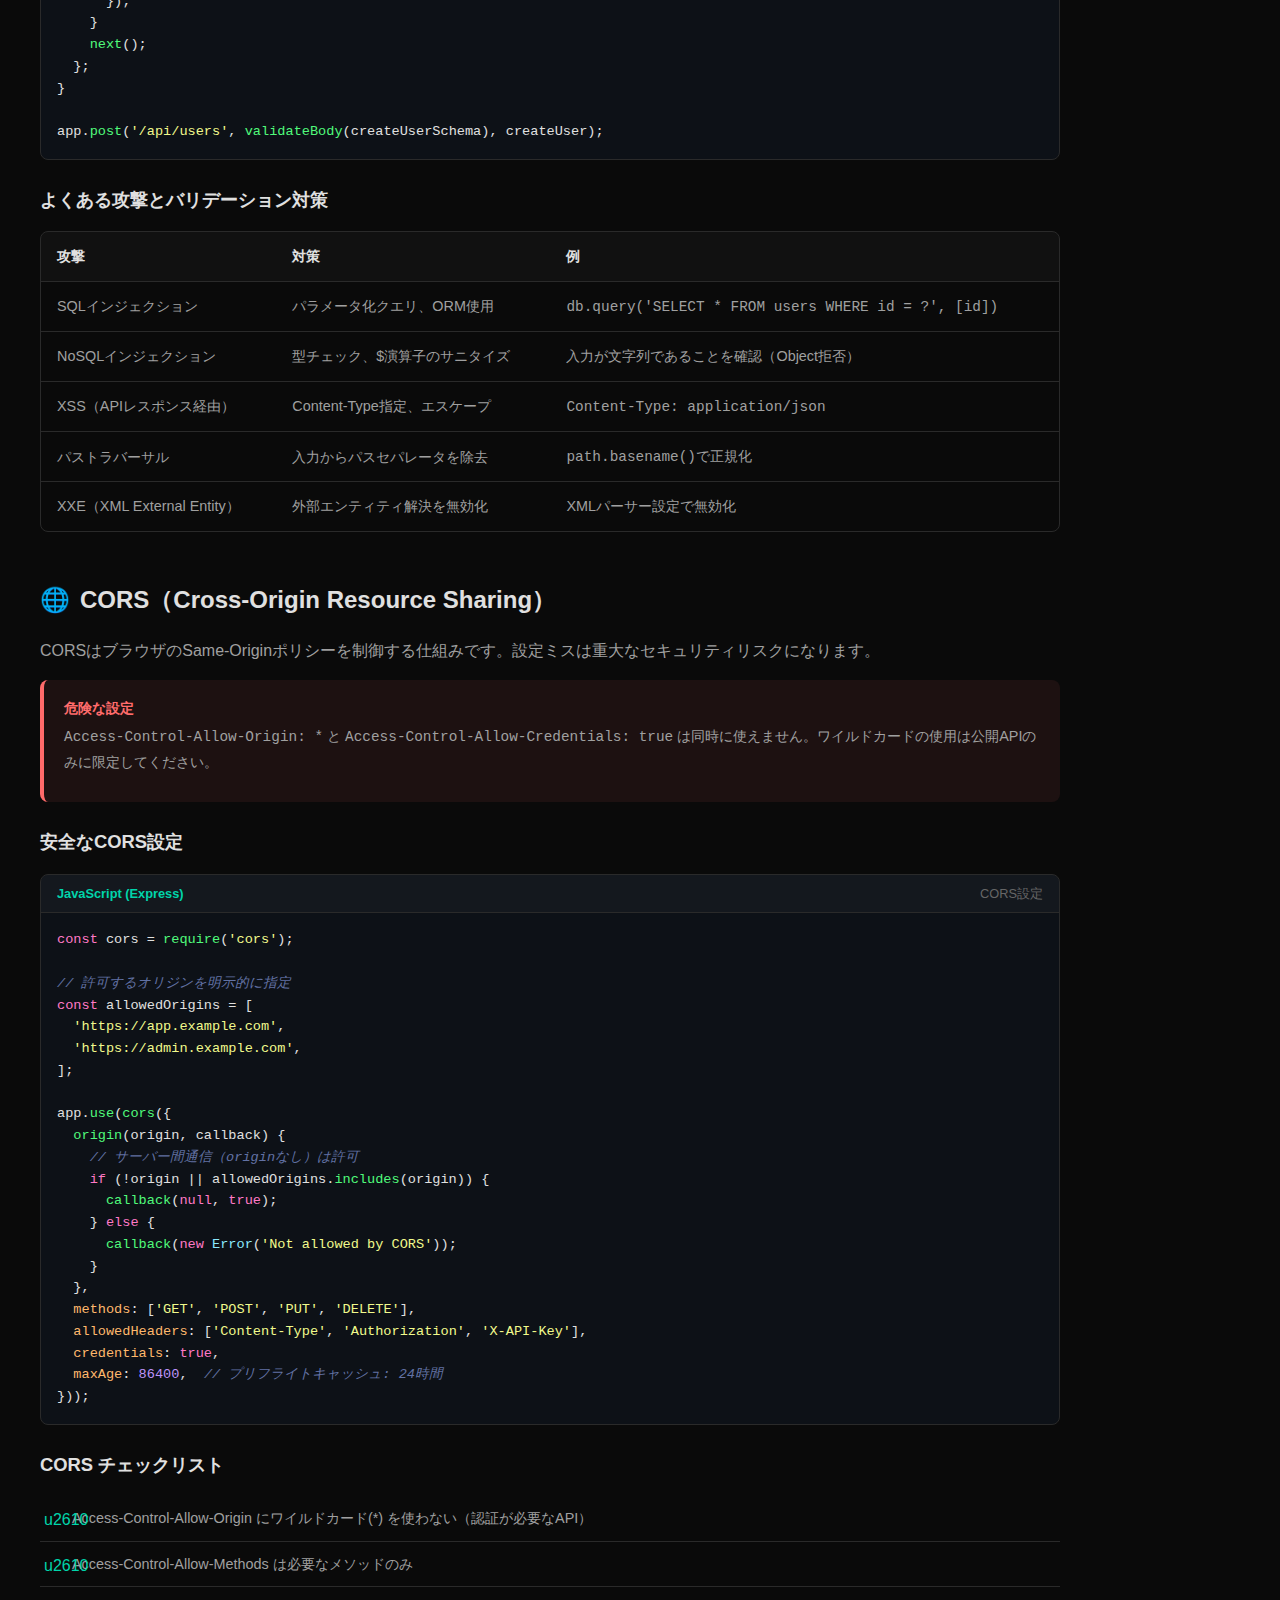
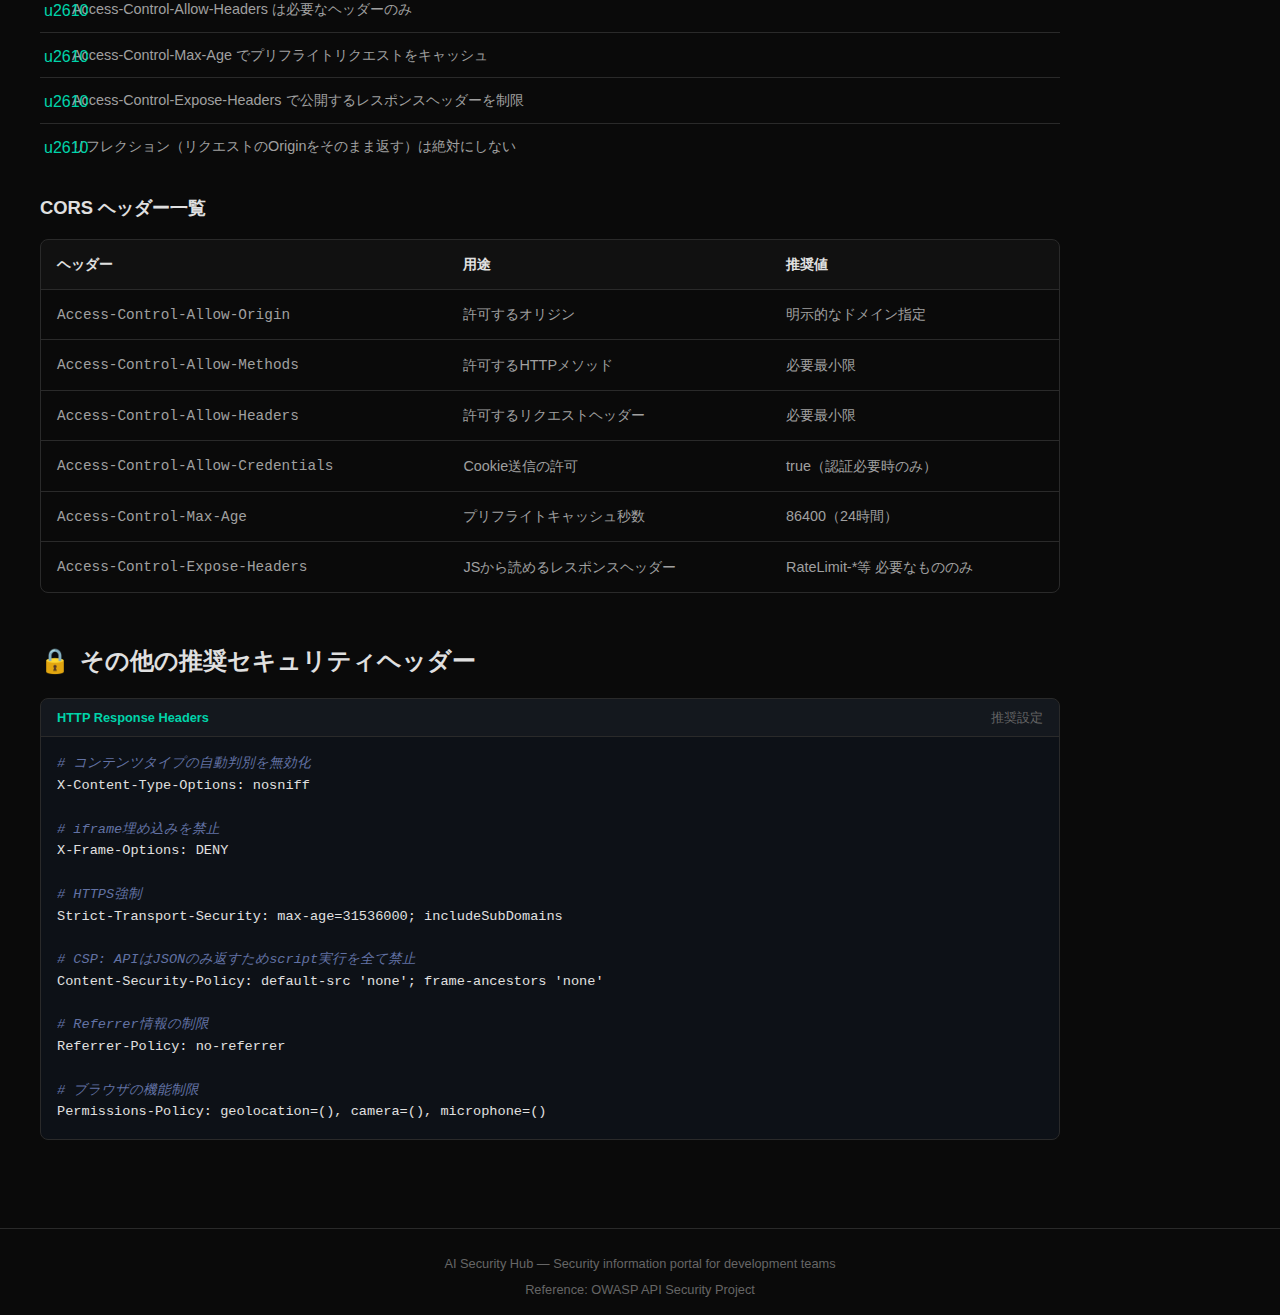
<file: rate-limiting.html>
<!DOCTYPE html>
<html lang="ja">
<head>
  <meta charset="UTF-8">
  <meta name="viewport" content="width=device-width, initial-scale=1.0">
  <title>レート制限・入力検証 - API Security Reference Hub</title>
  <link rel="stylesheet" href="css/style.css">
</head>
<body>

  <div class="page-header">
    <h1>レート制限・入力検証・CORS</h1>
    <p class="subtitle">APIを悪用から守るための防御的な実装パターンを解説します。</p>
  </div>

  <!-- Rate Limiting -->
  <div class="section">
    <h2><span class="section-icon">⏱</span> レート制限（Rate Limiting）</h2>

    <p>レート制限は、APIの乱用・DoS攻撃・スクレイピングからシステムを保護するための基本的な防御策です。</p>

    <h3>アルゴリズムの比較</h3>
    <div class="table-wrapper">
      <table>
        <thead>
          <tr>
            <th>アルゴリズム</th>
            <th>特徴</th>
            <th>メリット</th>
            <th>デメリット</th>
          </tr>
        </thead>
        <tbody>
          <tr>
            <td><strong>Fixed Window</strong></td>
            <td>固定時間枠でカウント</td>
            <td>実装が簡単、メモリ効率が良い</td>
            <td>ウィンドウ境界でバースト発生</td>
          </tr>
          <tr>
            <td><strong>Sliding Window Log</strong></td>
            <td>リクエスト時刻を記録</td>
            <td>正確な制御</td>
            <td>メモリ消費大</td>
          </tr>
          <tr>
            <td><strong>Sliding Window Counter</strong></td>
            <td>前後ウィンドウの加重平均</td>
            <td>バランスが良い</td>
            <td>やや複雑</td>
          </tr>
          <tr>
            <td><strong>Token Bucket</strong></td>
            <td>トークンを消費してアクセス</td>
            <td>バーストを許容しつつ制限</td>
            <td>パラメータ調整が必要</td>
          </tr>
          <tr>
            <td><strong>Leaky Bucket</strong></td>
            <td>一定速度でリクエスト処理</td>
            <td>出力レートが安定</td>
            <td>バースト対応が苦手</td>
          </tr>
        </tbody>
      </table>
    </div>

    <h3>Express.js でのレート制限実装</h3>
    <div class="code-block">
      <div class="code-block-header">
        <span class="lang">JavaScript (Express)</span>
        <span>多層レート制限</span>
      </div>
      <pre><span class="keyword">const</span> rateLimit = <span class="function">require</span>(<span class="string">'express-rate-limit'</span>);
<span class="keyword">const</span> RedisStore = <span class="function">require</span>(<span class="string">'rate-limit-redis'</span>);

<span class="comment">// グローバル制限: 全APIに適用</span>
<span class="keyword">const</span> globalLimiter = <span class="function">rateLimit</span>({
  <span class="variable">windowMs</span>: <span class="number">15</span> * <span class="number">60</span> * <span class="number">1000</span>, <span class="comment">// 15分</span>
  <span class="variable">max</span>: <span class="number">100</span>,
  <span class="variable">standardHeaders</span>: <span class="keyword">true</span>,    <span class="comment">// RateLimit-* ヘッダー返却</span>
  <span class="variable">legacyHeaders</span>: <span class="keyword">false</span>,
  <span class="variable">message</span>: { <span class="variable">error</span>: <span class="string">'Too many requests, please try again later.'</span> },
});

<span class="comment">// 認証エンドポイント用: より厳しい制限</span>
<span class="keyword">const</span> authLimiter = <span class="function">rateLimit</span>({
  <span class="variable">windowMs</span>: <span class="number">15</span> * <span class="number">60</span> * <span class="number">1000</span>,
  <span class="variable">max</span>: <span class="number">5</span>,  <span class="comment">// ログイン試行は15分で5回まで</span>
  <span class="variable">skipSuccessfulRequests</span>: <span class="keyword">true</span>, <span class="comment">// 成功時はカウントしない</span>
});

<span class="comment">// 分散環境向け: Redis バックエンド</span>
<span class="keyword">const</span> distributedLimiter = <span class="function">rateLimit</span>({
  <span class="variable">store</span>: <span class="keyword">new</span> <span class="type">RedisStore</span>({ <span class="variable">sendCommand</span>: (...args) =&gt; redisClient.<span class="function">sendCommand</span>(args) }),
  <span class="variable">windowMs</span>: <span class="number">60</span> * <span class="number">1000</span>,
  <span class="variable">max</span>: <span class="number">30</span>,
});

app.<span class="function">use</span>(globalLimiter);
app.<span class="function">use</span>(<span class="string">'/api/auth'</span>, authLimiter);</pre>
    </div>

    <h3>レスポンスヘッダー</h3>
    <div class="code-block">
      <div class="code-block-header">
        <span class="lang">HTTP Response Headers</span>
        <span>RFC 6585 / draft-ietf-httpapi-ratelimit-headers</span>
      </div>
      <pre>RateLimit-Limit: 100
RateLimit-Remaining: 42
RateLimit-Reset: 1672531200
Retry-After: 30</pre>
    </div>

    <div class="callout callout-info">
      <div class="callout-title">レート制限のキー</div>
      <p>IPアドレスだけでなく、APIキー・ユーザーID・エンドポイント単位など複合的なキーでレート制限を行うことで、正当なユーザーへの影響を最小限に抑えられます。</p>
    </div>
  </div>

  <!-- Input Validation -->
  <div class="section">
    <h2><span class="section-icon">🔍</span> 入力検証（Input Validation）</h2>

    <p>すべてのAPI入力は悪意あるデータを含む可能性があります。サーバーサイドで必ず検証してください。</p>

    <h3>検証の原則</h3>
    <div class="card-grid card-grid-3">
      <div class="card">
        <h3>Allowlist方式</h3>
        <p>許可する値のリストを定義。Denylist（禁止リスト）より安全。新しい攻撃パターンにも対応可能。</p>
      </div>
      <div class="card">
        <h3>型・長さ・範囲</h3>
        <p>データ型、最大文字数、数値の上下限を厳密にチェック。バッファオーバーフロー対策の基本。</p>
      </div>
      <div class="card">
        <h3>サニタイズ vs 拒否</h3>
        <p>不正入力は「修正」よりも「拒否」が安全。サニタイズは予期しない変換を生む可能性がある。</p>
      </div>
    </div>

    <h3>JSON Schema によるバリデーション</h3>
    <div class="code-block">
      <div class="code-block-header">
        <span class="lang">JavaScript (Express + Ajv)</span>
        <span>スキーマバリデーション</span>
      </div>
      <pre><span class="keyword">const</span> Ajv = <span class="function">require</span>(<span class="string">'ajv'</span>);
<span class="keyword">const</span> addFormats = <span class="function">require</span>(<span class="string">'ajv-formats'</span>);

<span class="keyword">const</span> ajv = <span class="keyword">new</span> <span class="type">Ajv</span>({ <span class="variable">allErrors</span>: <span class="keyword">true</span>, <span class="variable">removeAdditional</span>: <span class="keyword">true</span> });
<span class="function">addFormats</span>(ajv);

<span class="comment">// ユーザー作成APIのスキーマ</span>
<span class="keyword">const</span> createUserSchema = {
  <span class="variable">type</span>: <span class="string">'object'</span>,
  <span class="variable">required</span>: [<span class="string">'name'</span>, <span class="string">'email'</span>],
  <span class="variable">additionalProperties</span>: <span class="keyword">false</span>,
  <span class="variable">properties</span>: {
    <span class="variable">name</span>: {
      <span class="variable">type</span>: <span class="string">'string'</span>,
      <span class="variable">minLength</span>: <span class="number">1</span>,
      <span class="variable">maxLength</span>: <span class="number">100</span>,
      <span class="variable">pattern</span>: <span class="string">'^[a-zA-Z0-9\\s\\-]+$'</span>, <span class="comment">// 許可文字を限定</span>
    },
    <span class="variable">email</span>: {
      <span class="variable">type</span>: <span class="string">'string'</span>,
      <span class="variable">format</span>: <span class="string">'email'</span>,
      <span class="variable">maxLength</span>: <span class="number">254</span>,
    },
    <span class="variable">age</span>: {
      <span class="variable">type</span>: <span class="string">'integer'</span>,
      <span class="variable">minimum</span>: <span class="number">0</span>,
      <span class="variable">maximum</span>: <span class="number">150</span>,
    },
  },
};

<span class="comment">// バリデーションミドルウェア</span>
<span class="keyword">function</span> <span class="function">validateBody</span>(schema) {
  <span class="keyword">const</span> validate = ajv.<span class="function">compile</span>(schema);
  <span class="keyword">return</span> (req, res, next) =&gt; {
    <span class="keyword">if</span> (!<span class="function">validate</span>(req.body)) {
      <span class="keyword">return</span> res.<span class="function">status</span>(<span class="number">400</span>).<span class="function">json</span>({
        <span class="variable">error</span>: <span class="string">'Validation failed'</span>,
        <span class="variable">details</span>: validate.errors,
      });
    }
    <span class="function">next</span>();
  };
}

app.<span class="function">post</span>(<span class="string">'/api/users'</span>, <span class="function">validateBody</span>(createUserSchema), createUser);</pre>
    </div>

    <h3>よくある攻撃とバリデーション対策</h3>
    <div class="table-wrapper">
      <table>
        <thead>
          <tr>
            <th>攻撃</th>
            <th>対策</th>
            <th>例</th>
          </tr>
        </thead>
        <tbody>
          <tr>
            <td>SQLインジェクション</td>
            <td>パラメータ化クエリ、ORM使用</td>
            <td><code>db.query('SELECT * FROM users WHERE id = ?', [id])</code></td>
          </tr>
          <tr>
            <td>NoSQLインジェクション</td>
            <td>型チェック、$演算子のサニタイズ</td>
            <td>入力が文字列であることを確認（Object拒否）</td>
          </tr>
          <tr>
            <td>XSS（APIレスポンス経由）</td>
            <td>Content-Type指定、エスケープ</td>
            <td><code>Content-Type: application/json</code></td>
          </tr>
          <tr>
            <td>パストラバーサル</td>
            <td>入力からパスセパレータを除去</td>
            <td><code>path.basename()</code>で正規化</td>
          </tr>
          <tr>
            <td>XXE（XML External Entity）</td>
            <td>外部エンティティ解決を無効化</td>
            <td>XMLパーサー設定で無効化</td>
          </tr>
        </tbody>
      </table>
    </div>
  </div>

  <!-- CORS -->
  <div class="section">
    <h2><span class="section-icon">🌐</span> CORS（Cross-Origin Resource Sharing）</h2>

    <p>CORSはブラウザのSame-Originポリシーを制御する仕組みです。設定ミスは重大なセキュリティリスクになります。</p>

    <div class="callout callout-danger">
      <div class="callout-title">危険な設定</div>
      <p><code>Access-Control-Allow-Origin: *</code> と <code>Access-Control-Allow-Credentials: true</code> は同時に使えません。ワイルドカードの使用は公開APIのみに限定してください。</p>
    </div>

    <h3>安全なCORS設定</h3>
    <div class="code-block">
      <div class="code-block-header">
        <span class="lang">JavaScript (Express)</span>
        <span>CORS設定</span>
      </div>
      <pre><span class="keyword">const</span> cors = <span class="function">require</span>(<span class="string">'cors'</span>);

<span class="comment">// 許可するオリジンを明示的に指定</span>
<span class="keyword">const</span> allowedOrigins = [
  <span class="string">'https://app.example.com'</span>,
  <span class="string">'https://admin.example.com'</span>,
];

app.<span class="function">use</span>(<span class="function">cors</span>({
  <span class="function">origin</span>(origin, callback) {
    <span class="comment">// サーバー間通信（originなし）は許可</span>
    <span class="keyword">if</span> (!origin || allowedOrigins.<span class="function">includes</span>(origin)) {
      <span class="function">callback</span>(<span class="keyword">null</span>, <span class="keyword">true</span>);
    } <span class="keyword">else</span> {
      <span class="function">callback</span>(<span class="keyword">new</span> <span class="type">Error</span>(<span class="string">'Not allowed by CORS'</span>));
    }
  },
  <span class="variable">methods</span>: [<span class="string">'GET'</span>, <span class="string">'POST'</span>, <span class="string">'PUT'</span>, <span class="string">'DELETE'</span>],
  <span class="variable">allowedHeaders</span>: [<span class="string">'Content-Type'</span>, <span class="string">'Authorization'</span>, <span class="string">'X-API-Key'</span>],
  <span class="variable">credentials</span>: <span class="keyword">true</span>,
  <span class="variable">maxAge</span>: <span class="number">86400</span>,  <span class="comment">// プリフライトキャッシュ: 24時間</span>
}));</pre>
    </div>

    <h3>CORS チェックリスト</h3>
    <ul class="checklist">
      <li>Access-Control-Allow-Origin にワイルドカード(*) を使わない（認証が必要なAPI）</li>
      <li>Access-Control-Allow-Methods は必要なメソッドのみ</li>
      <li>Access-Control-Allow-Headers は必要なヘッダーのみ</li>
      <li>Access-Control-Max-Age でプリフライトリクエストをキャッシュ</li>
      <li>Access-Control-Expose-Headers で公開するレスポンスヘッダーを制限</li>
      <li>リフレクション（リクエストのOriginをそのまま返す）は絶対にしない</li>
    </ul>

    <h3>CORS ヘッダー一覧</h3>
    <div class="table-wrapper">
      <table>
        <thead>
          <tr>
            <th>ヘッダー</th>
            <th>用途</th>
            <th>推奨値</th>
          </tr>
        </thead>
        <tbody>
          <tr>
            <td><code>Access-Control-Allow-Origin</code></td>
            <td>許可するオリジン</td>
            <td>明示的なドメイン指定</td>
          </tr>
          <tr>
            <td><code>Access-Control-Allow-Methods</code></td>
            <td>許可するHTTPメソッド</td>
            <td>必要最小限</td>
          </tr>
          <tr>
            <td><code>Access-Control-Allow-Headers</code></td>
            <td>許可するリクエストヘッダー</td>
            <td>必要最小限</td>
          </tr>
          <tr>
            <td><code>Access-Control-Allow-Credentials</code></td>
            <td>Cookie送信の許可</td>
            <td>true（認証必要時のみ）</td>
          </tr>
          <tr>
            <td><code>Access-Control-Max-Age</code></td>
            <td>プリフライトキャッシュ秒数</td>
            <td>86400（24時間）</td>
          </tr>
          <tr>
            <td><code>Access-Control-Expose-Headers</code></td>
            <td>JSから読めるレスポンスヘッダー</td>
            <td>RateLimit-*等 必要なもののみ</td>
          </tr>
        </tbody>
      </table>
    </div>
  </div>

  <!-- Additional Headers -->
  <div class="section">
    <h2><span class="section-icon">🔒</span> その他の推奨セキュリティヘッダー</h2>

    <div class="code-block">
      <div class="code-block-header">
        <span class="lang">HTTP Response Headers</span>
        <span>推奨設定</span>
      </div>
      <pre><span class="comment"># コンテンツタイプの自動判別を無効化</span>
X-Content-Type-Options: nosniff

<span class="comment"># iframe埋め込みを禁止</span>
X-Frame-Options: DENY

<span class="comment"># HTTPS強制</span>
Strict-Transport-Security: max-age=31536000; includeSubDomains

<span class="comment"># CSP: APIはJSONのみ返すためscript実行を全て禁止</span>
Content-Security-Policy: default-src 'none'; frame-ancestors 'none'

<span class="comment"># Referrer情報の制限</span>
Referrer-Policy: no-referrer

<span class="comment"># ブラウザの機能制限</span>
Permissions-Policy: geolocation=(), camera=(), microphone=()</pre>
    </div>
  </div>

<script src="js/common.js"></script>
</body>
</html>
</file>
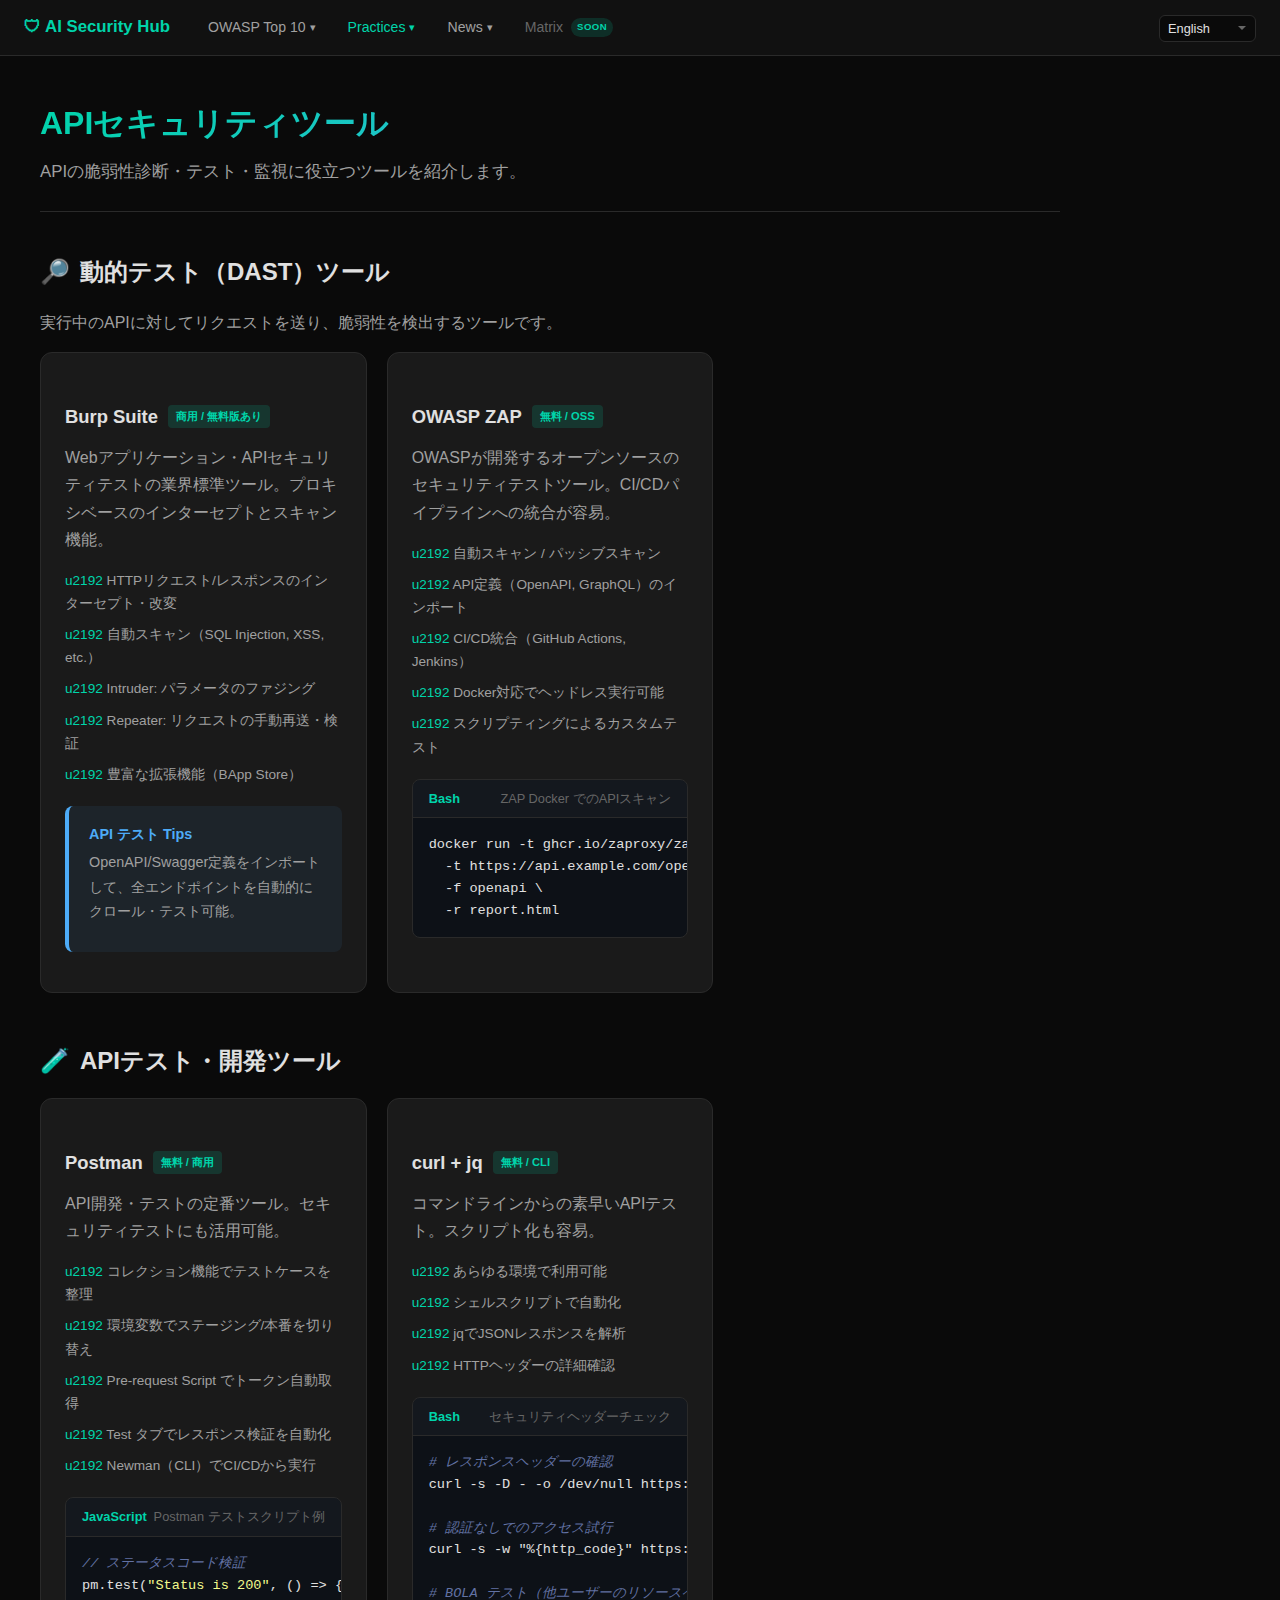
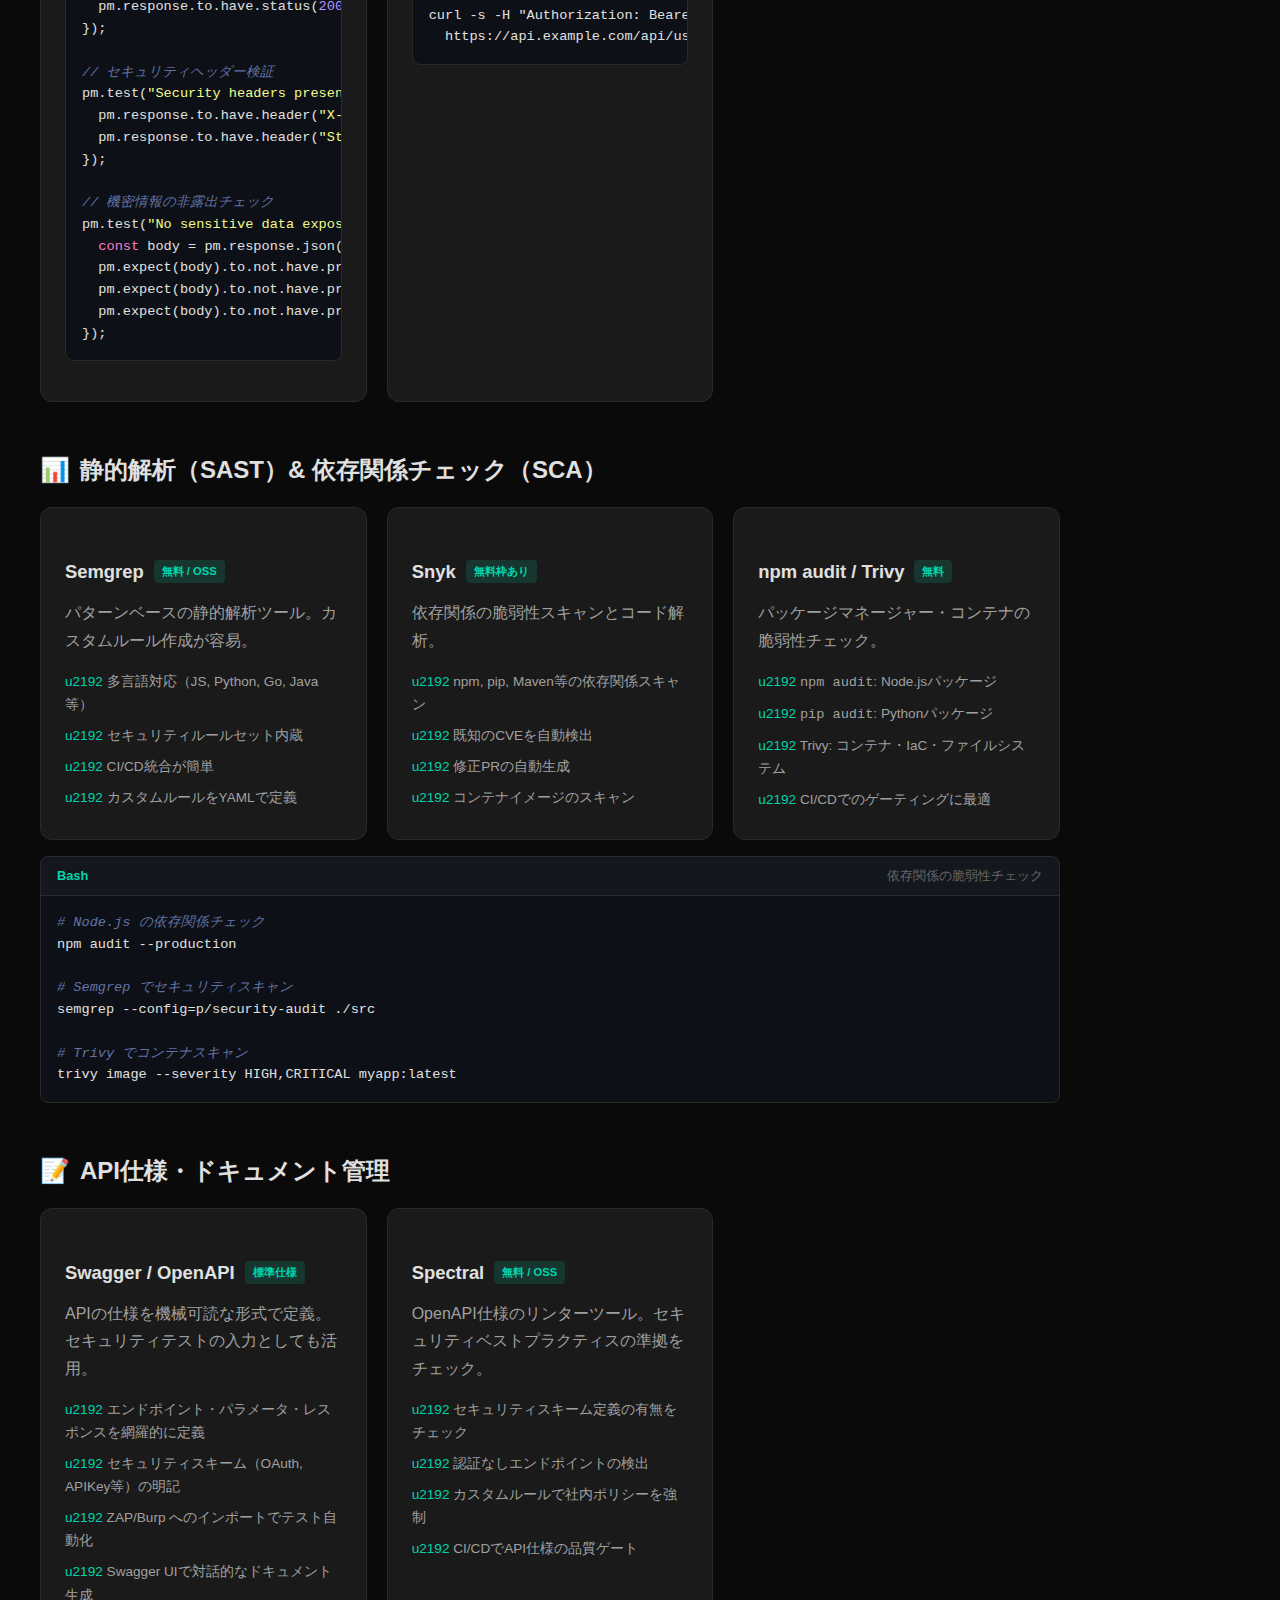
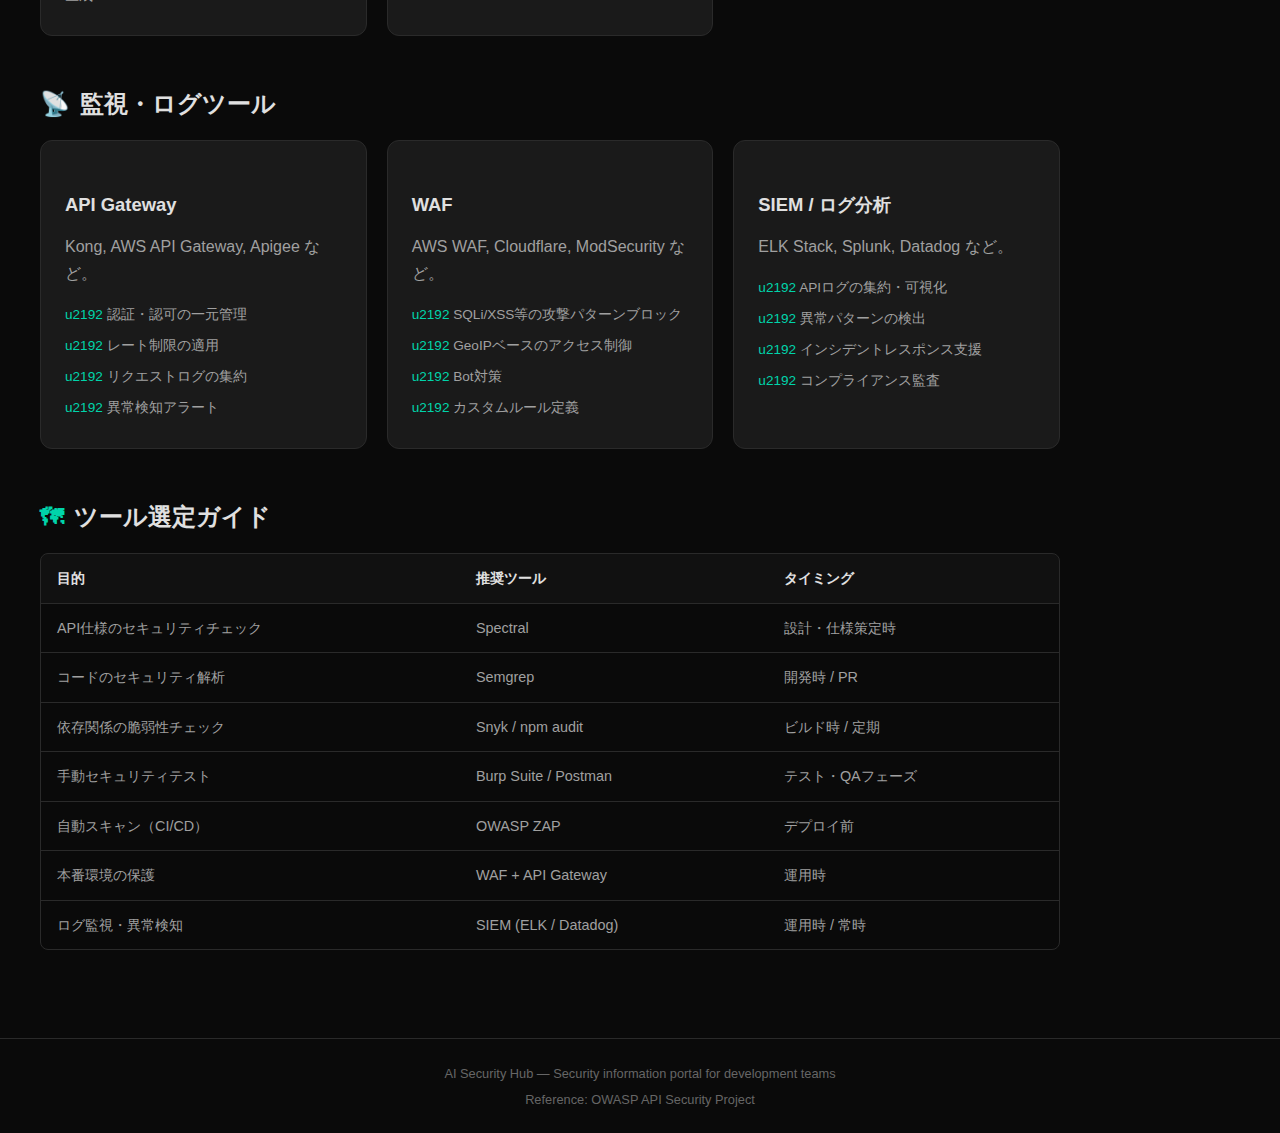
<file: tools.html>
<!DOCTYPE html>
<html lang="ja">
<head>
  <meta charset="UTF-8">
  <meta name="viewport" content="width=device-width, initial-scale=1.0">
  <title>セキュリティツール - API Security Reference Hub</title>
  <link rel="stylesheet" href="css/style.css">
</head>
<body>

  <div class="page-header">
    <h1>APIセキュリティツール</h1>
    <p class="subtitle">APIの脆弱性診断・テスト・監視に役立つツールを紹介します。</p>
  </div>

  <!-- DAST Tools -->
  <div class="section">
    <h2><span class="section-icon">🔎</span> 動的テスト（DAST）ツール</h2>
    <p>実行中のAPIに対してリクエストを送り、脆弱性を検出するツールです。</p>

    <div class="card-grid">
      <div class="tool-card">
        <h3>Burp Suite <span class="tool-badge">商用 / 無料版あり</span></h3>
        <p>Webアプリケーション・APIセキュリティテストの業界標準ツール。プロキシベースのインターセプトとスキャン機能。</p>
        <ul>
          <li>HTTPリクエスト/レスポンスのインターセプト・改変</li>
          <li>自動スキャン（SQL Injection, XSS, etc.）</li>
          <li>Intruder: パラメータのファジング</li>
          <li>Repeater: リクエストの手動再送・検証</li>
          <li>豊富な拡張機能（BApp Store）</li>
        </ul>
        <div class="callout callout-info mt-2">
          <div class="callout-title">API テスト Tips</div>
          <p>OpenAPI/Swagger定義をインポートして、全エンドポイントを自動的にクロール・テスト可能。</p>
        </div>
      </div>

      <div class="tool-card">
        <h3>OWASP ZAP <span class="tool-badge">無料 / OSS</span></h3>
        <p>OWASPが開発するオープンソースのセキュリティテストツール。CI/CDパイプラインへの統合が容易。</p>
        <ul>
          <li>自動スキャン / パッシブスキャン</li>
          <li>API定義（OpenAPI, GraphQL）のインポート</li>
          <li>CI/CD統合（GitHub Actions, Jenkins）</li>
          <li>Docker対応でヘッドレス実行可能</li>
          <li>スクリプティングによるカスタムテスト</li>
        </ul>
        <div class="code-block mt-2">
          <div class="code-block-header">
            <span class="lang">Bash</span>
            <span>ZAP Docker でのAPIスキャン</span>
          </div>
          <pre>docker run -t ghcr.io/zaproxy/zaproxy:stable zap-api-scan.py \
  -t https://api.example.com/openapi.json \
  -f openapi \
  -r report.html</pre>
        </div>
      </div>
    </div>
  </div>

  <!-- API Testing Tools -->
  <div class="section">
    <h2><span class="section-icon">🧪</span> APIテスト・開発ツール</h2>

    <div class="card-grid">
      <div class="tool-card">
        <h3>Postman <span class="tool-badge">無料 / 商用</span></h3>
        <p>API開発・テストの定番ツール。セキュリティテストにも活用可能。</p>
        <ul>
          <li>コレクション機能でテストケースを整理</li>
          <li>環境変数でステージング/本番を切り替え</li>
          <li>Pre-request Script でトークン自動取得</li>
          <li>Test タブでレスポンス検証を自動化</li>
          <li>Newman（CLI）でCI/CDから実行</li>
        </ul>
        <div class="code-block mt-2">
          <div class="code-block-header">
            <span class="lang">JavaScript</span>
            <span>Postman テストスクリプト例</span>
          </div>
          <pre><span class="comment">// ステータスコード検証</span>
pm.test(<span class="string">"Status is 200"</span>, () =&gt; {
  pm.response.to.have.status(<span class="number">200</span>);
});

<span class="comment">// セキュリティヘッダー検証</span>
pm.test(<span class="string">"Security headers present"</span>, () =&gt; {
  pm.response.to.have.header(<span class="string">"X-Content-Type-Options"</span>);
  pm.response.to.have.header(<span class="string">"Strict-Transport-Security"</span>);
});

<span class="comment">// 機密情報の非露出チェック</span>
pm.test(<span class="string">"No sensitive data exposed"</span>, () =&gt; {
  <span class="keyword">const</span> body = pm.response.json();
  pm.expect(body).to.not.have.property(<span class="string">"password"</span>);
  pm.expect(body).to.not.have.property(<span class="string">"password_hash"</span>);
  pm.expect(body).to.not.have.property(<span class="string">"secret"</span>);
});</pre>
        </div>
      </div>

      <div class="tool-card">
        <h3>curl + jq <span class="tool-badge">無料 / CLI</span></h3>
        <p>コマンドラインからの素早いAPIテスト。スクリプト化も容易。</p>
        <ul>
          <li>あらゆる環境で利用可能</li>
          <li>シェルスクリプトで自動化</li>
          <li>jqでJSONレスポンスを解析</li>
          <li>HTTPヘッダーの詳細確認</li>
        </ul>
        <div class="code-block mt-2">
          <div class="code-block-header">
            <span class="lang">Bash</span>
            <span>セキュリティヘッダーチェック</span>
          </div>
          <pre><span class="comment"># レスポンスヘッダーの確認</span>
curl -s -D - -o /dev/null https://api.example.com/health

<span class="comment"># 認証なしでのアクセス試行</span>
curl -s -w "%{http_code}" https://api.example.com/api/users

<span class="comment"># BOLA テスト（他ユーザーのリソースへのアクセス）</span>
curl -s -H "Authorization: Bearer $TOKEN" \
  https://api.example.com/api/users/OTHER_USER_ID</pre>
        </div>
      </div>
    </div>
  </div>

  <!-- SAST & SCA -->
  <div class="section">
    <h2><span class="section-icon">📊</span> 静的解析（SAST）& 依存関係チェック（SCA）</h2>

    <div class="card-grid card-grid-3">
      <div class="tool-card">
        <h3>Semgrep <span class="tool-badge">無料 / OSS</span></h3>
        <p>パターンベースの静的解析ツール。カスタムルール作成が容易。</p>
        <ul>
          <li>多言語対応（JS, Python, Go, Java等）</li>
          <li>セキュリティルールセット内蔵</li>
          <li>CI/CD統合が簡単</li>
          <li>カスタムルールをYAMLで定義</li>
        </ul>
      </div>

      <div class="tool-card">
        <h3>Snyk <span class="tool-badge">無料枠あり</span></h3>
        <p>依存関係の脆弱性スキャンとコード解析。</p>
        <ul>
          <li>npm, pip, Maven等の依存関係スキャン</li>
          <li>既知のCVEを自動検出</li>
          <li>修正PRの自動生成</li>
          <li>コンテナイメージのスキャン</li>
        </ul>
      </div>

      <div class="tool-card">
        <h3>npm audit / Trivy <span class="tool-badge">無料</span></h3>
        <p>パッケージマネージャー・コンテナの脆弱性チェック。</p>
        <ul>
          <li><code>npm audit</code>: Node.jsパッケージ</li>
          <li><code>pip audit</code>: Pythonパッケージ</li>
          <li>Trivy: コンテナ・IaC・ファイルシステム</li>
          <li>CI/CDでのゲーティングに最適</li>
        </ul>
      </div>
    </div>

    <div class="code-block mt-2">
      <div class="code-block-header">
        <span class="lang">Bash</span>
        <span>依存関係の脆弱性チェック</span>
      </div>
      <pre><span class="comment"># Node.js の依存関係チェック</span>
npm audit --production

<span class="comment"># Semgrep でセキュリティスキャン</span>
semgrep --config=p/security-audit ./src

<span class="comment"># Trivy でコンテナスキャン</span>
trivy image --severity HIGH,CRITICAL myapp:latest</pre>
    </div>
  </div>

  <!-- API Spec & Documentation -->
  <div class="section">
    <h2><span class="section-icon">📝</span> API仕様・ドキュメント管理</h2>

    <div class="card-grid">
      <div class="tool-card">
        <h3>Swagger / OpenAPI <span class="tool-badge">標準仕様</span></h3>
        <p>APIの仕様を機械可読な形式で定義。セキュリティテストの入力としても活用。</p>
        <ul>
          <li>エンドポイント・パラメータ・レスポンスを網羅的に定義</li>
          <li>セキュリティスキーム（OAuth, APIKey等）の明記</li>
          <li>ZAP/Burp へのインポートでテスト自動化</li>
          <li>Swagger UIで対話的なドキュメント生成</li>
        </ul>
      </div>

      <div class="tool-card">
        <h3>Spectral <span class="tool-badge">無料 / OSS</span></h3>
        <p>OpenAPI仕様のリンターツール。セキュリティベストプラクティスの準拠をチェック。</p>
        <ul>
          <li>セキュリティスキーム定義の有無をチェック</li>
          <li>認証なしエンドポイントの検出</li>
          <li>カスタムルールで社内ポリシーを強制</li>
          <li>CI/CDでAPI仕様の品質ゲート</li>
        </ul>
      </div>
    </div>
  </div>

  <!-- Monitoring -->
  <div class="section">
    <h2><span class="section-icon">📡</span> 監視・ログツール</h2>

    <div class="card-grid card-grid-3">
      <div class="tool-card">
        <h3>API Gateway</h3>
        <p>Kong, AWS API Gateway, Apigee など。</p>
        <ul>
          <li>認証・認可の一元管理</li>
          <li>レート制限の適用</li>
          <li>リクエストログの集約</li>
          <li>異常検知アラート</li>
        </ul>
      </div>

      <div class="tool-card">
        <h3>WAF</h3>
        <p>AWS WAF, Cloudflare, ModSecurity など。</p>
        <ul>
          <li>SQLi/XSS等の攻撃パターンブロック</li>
          <li>GeoIPベースのアクセス制御</li>
          <li>Bot対策</li>
          <li>カスタムルール定義</li>
        </ul>
      </div>

      <div class="tool-card">
        <h3>SIEM / ログ分析</h3>
        <p>ELK Stack, Splunk, Datadog など。</p>
        <ul>
          <li>APIログの集約・可視化</li>
          <li>異常パターンの検出</li>
          <li>インシデントレスポンス支援</li>
          <li>コンプライアンス監査</li>
        </ul>
      </div>
    </div>
  </div>

  <!-- Tool Selection Guide -->
  <div class="section">
    <h2><span class="section-icon">🗺</span> ツール選定ガイド</h2>

    <div class="table-wrapper">
      <table>
        <thead>
          <tr>
            <th>目的</th>
            <th>推奨ツール</th>
            <th>タイミング</th>
          </tr>
        </thead>
        <tbody>
          <tr>
            <td>API仕様のセキュリティチェック</td>
            <td>Spectral</td>
            <td>設計・仕様策定時</td>
          </tr>
          <tr>
            <td>コードのセキュリティ解析</td>
            <td>Semgrep</td>
            <td>開発時 / PR</td>
          </tr>
          <tr>
            <td>依存関係の脆弱性チェック</td>
            <td>Snyk / npm audit</td>
            <td>ビルド時 / 定期</td>
          </tr>
          <tr>
            <td>手動セキュリティテスト</td>
            <td>Burp Suite / Postman</td>
            <td>テスト・QAフェーズ</td>
          </tr>
          <tr>
            <td>自動スキャン（CI/CD）</td>
            <td>OWASP ZAP</td>
            <td>デプロイ前</td>
          </tr>
          <tr>
            <td>本番環境の保護</td>
            <td>WAF + API Gateway</td>
            <td>運用時</td>
          </tr>
          <tr>
            <td>ログ監視・異常検知</td>
            <td>SIEM (ELK / Datadog)</td>
            <td>運用時 / 常時</td>
          </tr>
        </tbody>
      </table>
    </div>
  </div>

<script src="js/common.js"></script>
</body>
</html>
</file>
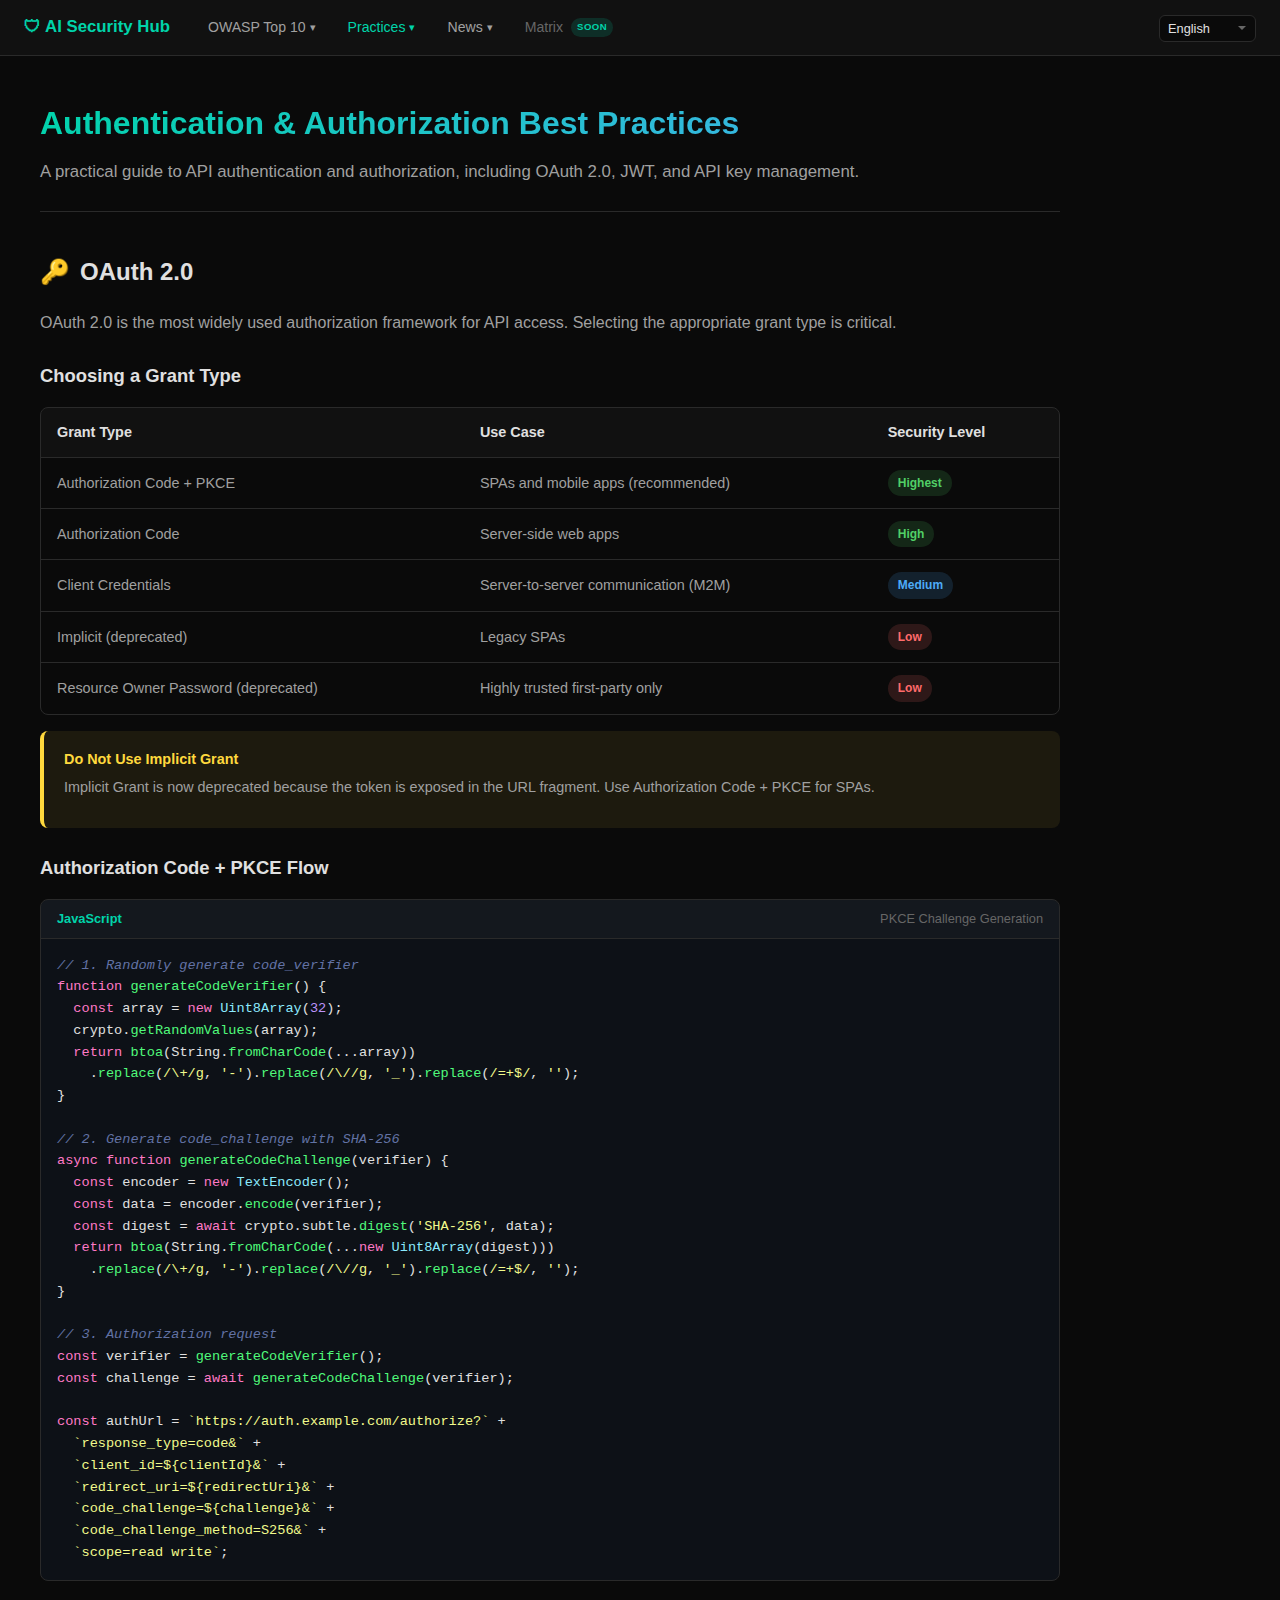
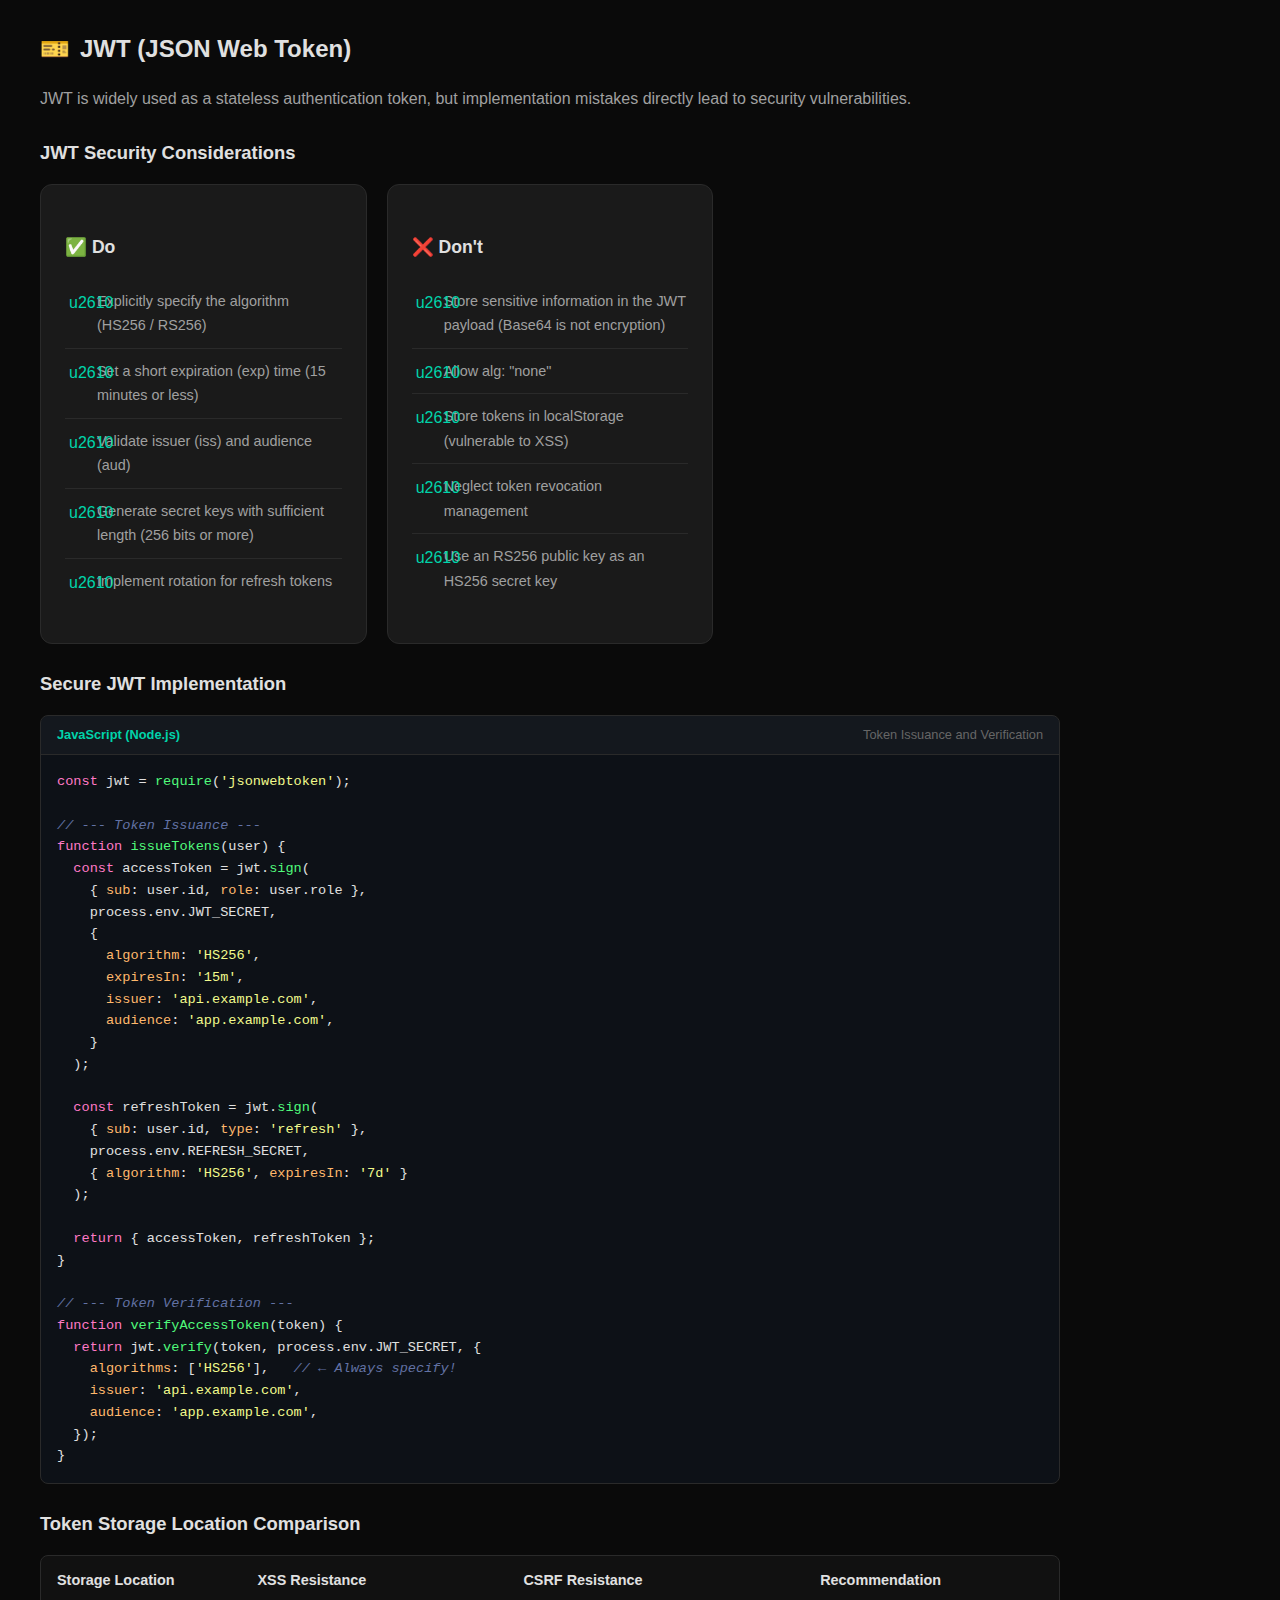
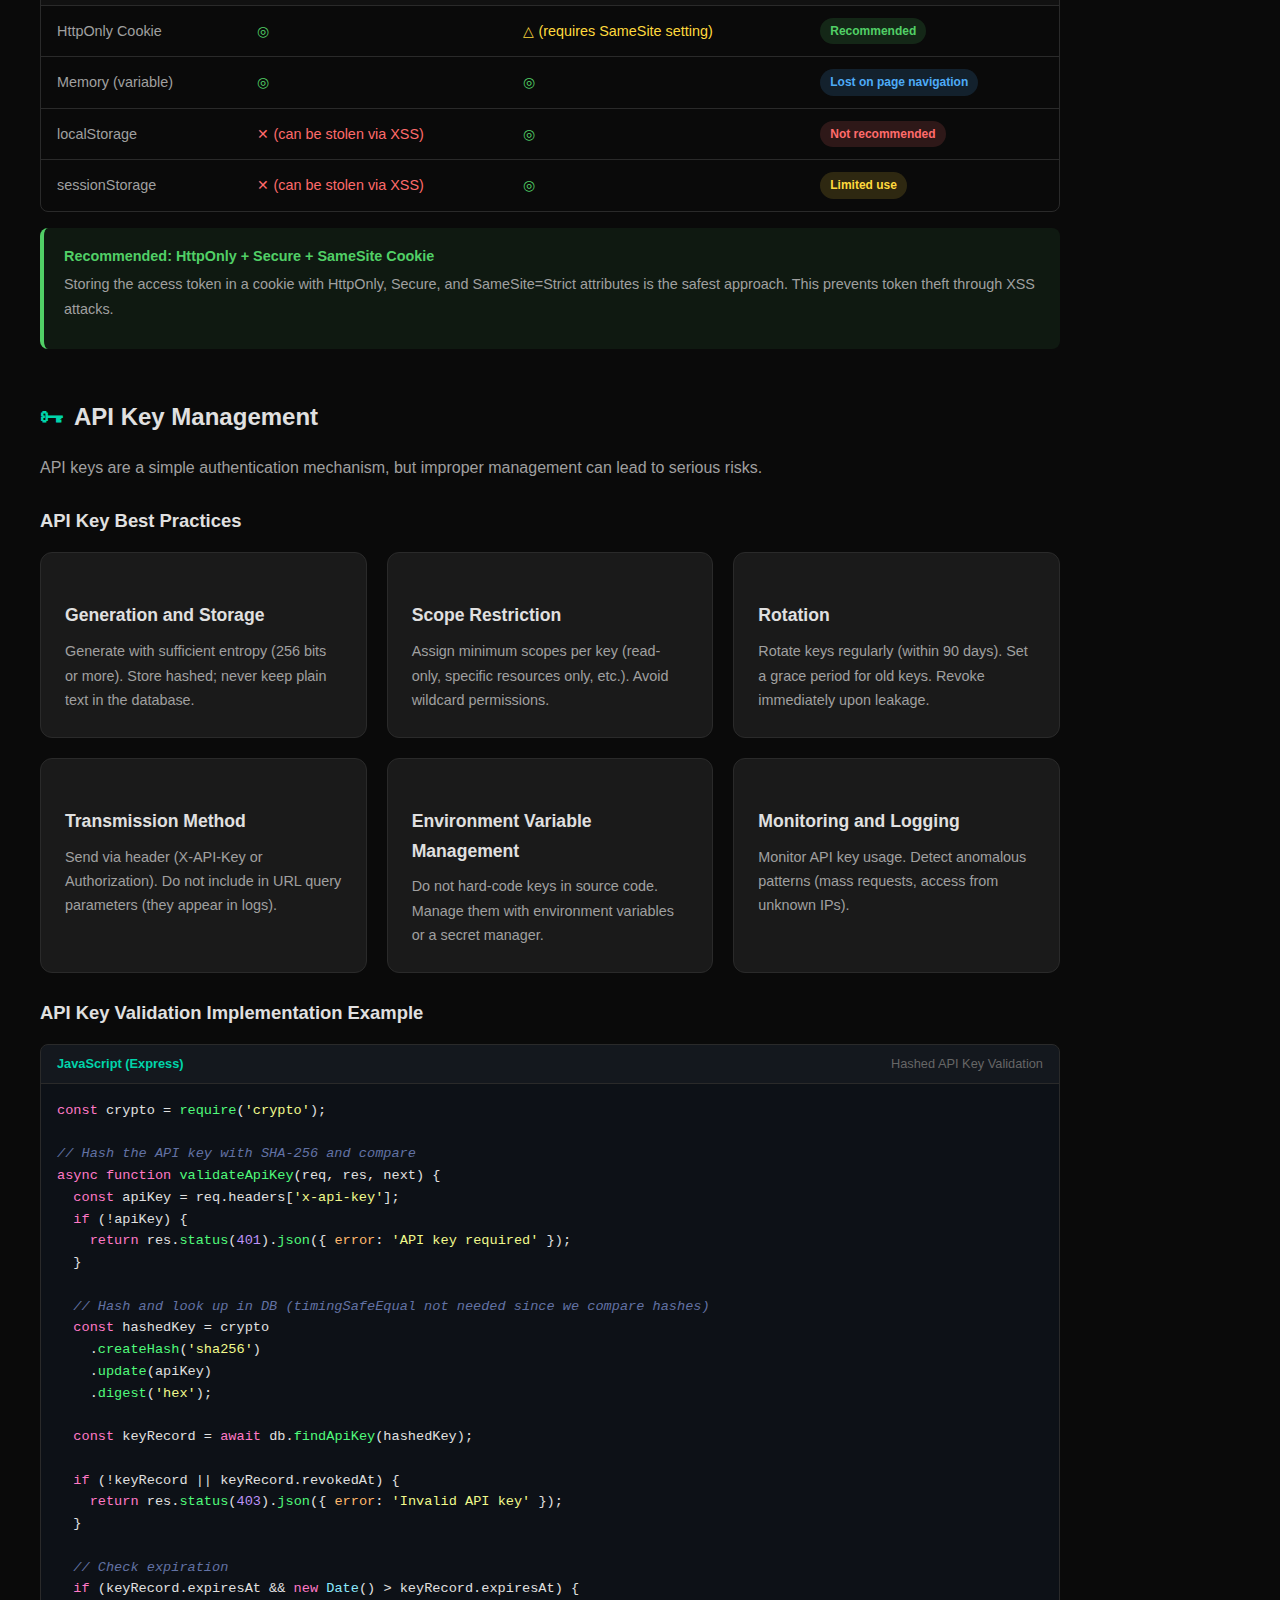
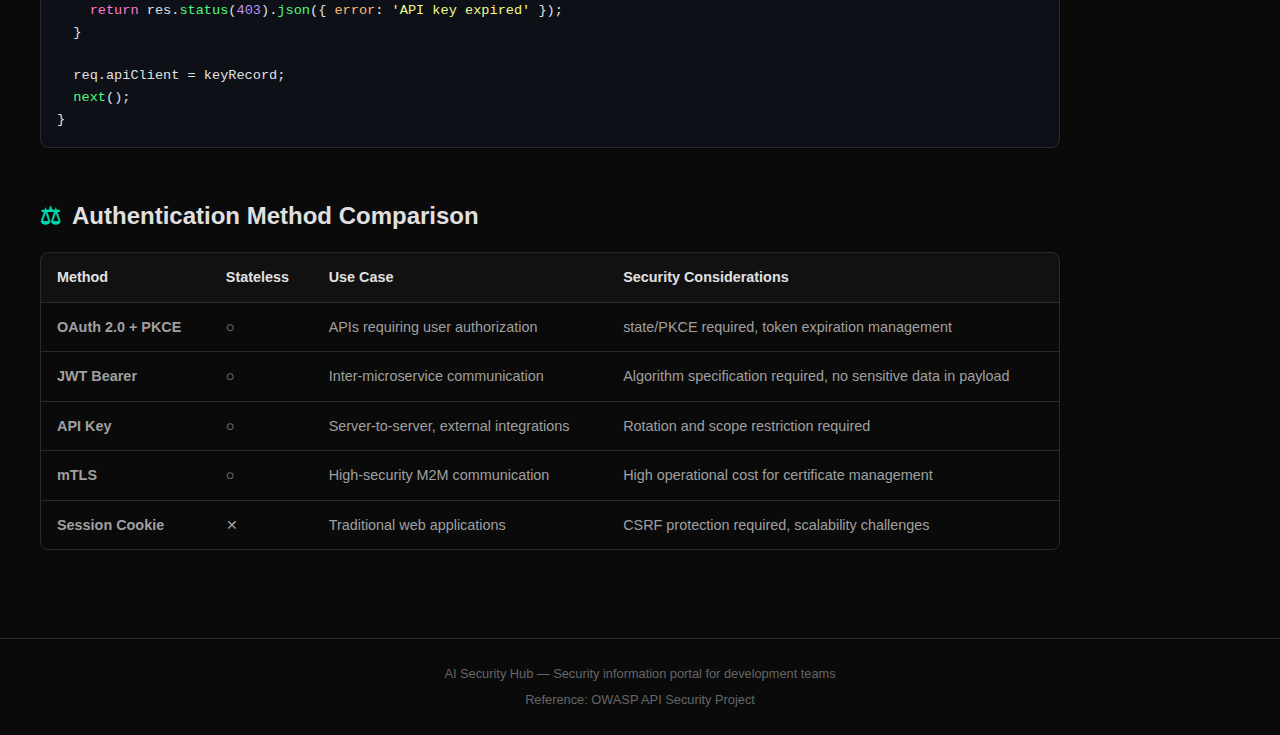
<file: en/auth.html>
<!DOCTYPE html><html lang="en"><head>
  <meta charset="UTF-8">
  <meta name="viewport" content="width=device-width, initial-scale=1.0">
  <title data-i18n="auth_page_title">Authentication &amp; Authorization - AI Security Hub</title>
  <link rel="stylesheet" href="../css/style.css">
  <meta name="description" content="Authentication and Authorization best practices - OAuth 2.0, JWT, API keys for secure API development.">
  <meta property="og:title" content="Authentication &amp; Authorization - AI Security Hub">
  <meta property="og:description" content="Authentication and Authorization best practices - OAuth 2.0, JWT, API keys for secure API development.">
  <meta property="og:type" content="website">
  <meta property="og:url" content="https://secaihub.com/en/auth.html">
  <meta property="og:site_name" content="AI Security Hub">
  <meta name="twitter:card" content="summary">

    <link rel="alternate" hreflang="en" href="/api-security-hub/en/auth.html">
    <link rel="alternate" hreflang="ja" href="/api-security-hub/ja/auth.html">
    <link rel="alternate" hreflang="es" href="/api-security-hub/es/auth.html">
    <link rel="alternate" hreflang="pt" href="/api-security-hub/pt/auth.html">
    <link rel="alternate" hreflang="fr" href="/api-security-hub/fr/auth.html">
    <link rel="alternate" hreflang="x-default" href="/api-security-hub/en/auth.html">
</head>
<body>

  <div class="page-header">
    <h1 data-i18n="auth_heading">Authentication &amp; Authorization Best Practices</h1>
    <p class="subtitle" data-i18n="auth_subtitle">A practical guide to API authentication and authorization, including OAuth 2.0, JWT, and API key management.</p>
  </div>

  <!-- OAuth 2.0 -->
  <div class="section">
    <h2 data-i18n-html="auth_oauth2_heading"><span class="section-icon">🔑</span> OAuth 2.0</h2>
    <p data-i18n="auth_oauth2_description">OAuth 2.0 is the most widely used authorization framework for API access. Selecting the appropriate grant type is critical.</p>
    <h3 data-i18n="auth_oauth2_grant_type_heading">Choosing a Grant Type</h3>
    <div class="table-wrapper">
      <table>
        <thead>
          <tr>
            <th data-i18n="auth_oauth2_th_grant_type">Grant Type</th>
            <th data-i18n="auth_oauth2_th_use_case">Use Case</th>
            <th data-i18n="auth_oauth2_th_security_level">Security Level</th>
          </tr>
        </thead>
        <tbody>
          <tr>
            <td>Authorization Code + PKCE</td>
            <td data-i18n="auth_oauth2_pkce_use_case">SPAs and mobile apps (recommended)</td>
            <td><span class="badge badge-success" data-i18n="auth_oauth2_pkce_security">Highest</span></td>
          </tr>
          <tr>
            <td>Authorization Code</td>
            <td data-i18n="auth_oauth2_authcode_use_case">Server-side web apps</td>
            <td><span class="badge badge-success" data-i18n="auth_oauth2_authcode_security">High</span></td>
          </tr>
          <tr>
            <td>Client Credentials</td>
            <td data-i18n="auth_oauth2_client_creds_use_case">Server-to-server communication (M2M)</td>
            <td><span class="badge badge-info" data-i18n="auth_oauth2_client_creds_security">Medium</span></td>
          </tr>
          <tr>
            <td data-i18n="auth_oauth2_implicit_label">Implicit (deprecated)</td>
            <td data-i18n="auth_oauth2_implicit_use_case">Legacy SPAs</td>
            <td><span class="badge badge-danger" data-i18n="auth_oauth2_implicit_security">Low</span></td>
          </tr>
          <tr>
            <td data-i18n="auth_oauth2_ropc_label">Resource Owner Password (deprecated)</td>
            <td data-i18n="auth_oauth2_ropc_use_case">Highly trusted first-party only</td>
            <td><span class="badge badge-danger" data-i18n="auth_oauth2_ropc_security">Low</span></td>
          </tr>
        </tbody>
      </table>
    </div>
    <div class="callout callout-warning">
      <div class="callout-title" data-i18n="auth_oauth2_implicit_warning_title">Do Not Use Implicit Grant</div>
      <p data-i18n="auth_oauth2_implicit_warning_desc">Implicit Grant is now deprecated because the token is exposed in the URL fragment. Use Authorization Code + PKCE for SPAs.</p>
    </div>
    <h3 data-i18n="auth_oauth2_pkce_flow_heading">Authorization Code + PKCE Flow</h3>
    <div class="code-block">
      <div class="code-block-header">
        <span class="lang">JavaScript</span>
        <span data-i18n="auth_oauth2_pkce_code_label">PKCE Challenge Generation</span>
      </div>
      <pre><span class="comment" data-i18n="auth_oauth2_pkce_comment1">// 1. Randomly generate code_verifier</span>
<span class="keyword">function</span> <span class="function">generateCodeVerifier</span>() {
  <span class="keyword">const</span> array = <span class="keyword">new</span> <span class="type">Uint8Array</span>(<span class="number">32</span>);
  crypto.<span class="function">getRandomValues</span>(array);
  <span class="keyword">return</span> <span class="function">btoa</span>(String.<span class="function">fromCharCode</span>(...array))
    .<span class="function">replace</span>(<span class="string">/\+/g</span>, <span class="string">'-'</span>).<span class="function">replace</span>(<span class="string">/\//g</span>, <span class="string">'_'</span>).<span class="function">replace</span>(<span class="string">/=+$/</span>, <span class="string">''</span>);
}

<span class="comment" data-i18n="auth_oauth2_pkce_comment2">// 2. Generate code_challenge with SHA-256</span>
<span class="keyword">async function</span> <span class="function">generateCodeChallenge</span>(verifier) {
  <span class="keyword">const</span> encoder = <span class="keyword">new</span> <span class="type">TextEncoder</span>();
  <span class="keyword">const</span> data = encoder.<span class="function">encode</span>(verifier);
  <span class="keyword">const</span> digest = <span class="keyword">await</span> crypto.subtle.<span class="function">digest</span>(<span class="string">'SHA-256'</span>, data);
  <span class="keyword">return</span> <span class="function">btoa</span>(String.<span class="function">fromCharCode</span>(...<span class="keyword">new</span> <span class="type">Uint8Array</span>(digest)))
    .<span class="function">replace</span>(<span class="string">/\+/g</span>, <span class="string">'-'</span>).<span class="function">replace</span>(<span class="string">/\//g</span>, <span class="string">'_'</span>).<span class="function">replace</span>(<span class="string">/=+$/</span>, <span class="string">''</span>);
}

<span class="comment" data-i18n="auth_oauth2_pkce_comment3">// 3. Authorization request</span>
<span class="keyword">const</span> verifier = <span class="function">generateCodeVerifier</span>();
<span class="keyword">const</span> challenge = <span class="keyword">await</span> <span class="function">generateCodeChallenge</span>(verifier);

<span class="keyword">const</span> authUrl = <span class="string">`https://auth.example.com/authorize?`</span> +
  <span class="string">`response_type=code&amp;`</span> +
  <span class="string">`client_id=${clientId}&amp;`</span> +
  <span class="string">`redirect_uri=${redirectUri}&amp;`</span> +
  <span class="string">`code_challenge=${challenge}&amp;`</span> +
  <span class="string">`code_challenge_method=S256&amp;`</span> +
  <span class="string">`scope=read write`</span>;</pre>
    </div>
  </div>

  <!-- JWT -->
  <div class="section">
    <h2 data-i18n-html="auth_jwt_heading"><span class="section-icon">🎫</span> JWT (JSON Web Token)</h2>
    <p data-i18n="auth_jwt_description">JWT is widely used as a stateless authentication token, but implementation mistakes directly lead to security vulnerabilities.</p>
    <h3 data-i18n="auth_jwt_security_heading">JWT Security Considerations</h3>
    <div class="card-grid">
      <div class="card">
        <h3 data-i18n="auth_jwt_do_title">✅ Do</h3>
        <ul class="checklist">
          <li data-i18n="auth_jwt_do_1">Explicitly specify the algorithm (HS256 / RS256)</li>
          <li data-i18n="auth_jwt_do_2">Set a short expiration (exp) time (15 minutes or less)</li>
          <li data-i18n="auth_jwt_do_3">Validate issuer (iss) and audience (aud)</li>
          <li data-i18n="auth_jwt_do_4">Generate secret keys with sufficient length (256 bits or more)</li>
          <li data-i18n="auth_jwt_do_5">Implement rotation for refresh tokens</li>
        </ul>
      </div>
      <div class="card">
        <h3 data-i18n="auth_jwt_dont_title">❌ Don't</h3>
        <ul class="checklist">
          <li data-i18n="auth_jwt_dont_1">Store sensitive information in the JWT payload (Base64 is not encryption)</li>
          <li data-i18n="auth_jwt_dont_2">Allow alg: "none"</li>
          <li data-i18n="auth_jwt_dont_3">Store tokens in localStorage (vulnerable to XSS)</li>
          <li data-i18n="auth_jwt_dont_4">Neglect token revocation management</li>
          <li data-i18n="auth_jwt_dont_5">Use an RS256 public key as an HS256 secret key</li>
        </ul>
      </div>
    </div>
    <h3 data-i18n="auth_jwt_impl_heading">Secure JWT Implementation</h3>
    <div class="code-block">
      <div class="code-block-header">
        <span class="lang">JavaScript (Node.js)</span>
        <span data-i18n="auth_jwt_code_label">Token Issuance and Verification</span>
      </div>
      <pre><span class="keyword">const</span> jwt = <span class="function">require</span>(<span class="string">'jsonwebtoken'</span>);

<span class="comment" data-i18n="auth_jwt_comment_issue">// --- Token Issuance ---</span>
<span class="keyword">function</span> <span class="function">issueTokens</span>(user) {
  <span class="keyword">const</span> accessToken = jwt.<span class="function">sign</span>(
    { <span class="variable">sub</span>: user.id, <span class="variable">role</span>: user.role },
    process.env.JWT_SECRET,
    {
      <span class="variable">algorithm</span>: <span class="string">'HS256'</span>,
      <span class="variable">expiresIn</span>: <span class="string">'15m'</span>,
      <span class="variable">issuer</span>: <span class="string">'api.example.com'</span>,
      <span class="variable">audience</span>: <span class="string">'app.example.com'</span>,
    }
  );

  <span class="keyword">const</span> refreshToken = jwt.<span class="function">sign</span>(
    { <span class="variable">sub</span>: user.id, <span class="variable">type</span>: <span class="string">'refresh'</span> },
    process.env.REFRESH_SECRET,
    { <span class="variable">algorithm</span>: <span class="string">'HS256'</span>, <span class="variable">expiresIn</span>: <span class="string">'7d'</span> }
  );

  <span class="keyword">return</span> { accessToken, refreshToken };
}

<span class="comment" data-i18n="auth_jwt_comment_verify">// --- Token Verification ---</span>
<span class="keyword">function</span> <span class="function">verifyAccessToken</span>(token) {
  <span class="keyword">return</span> jwt.<span class="function">verify</span>(token, process.env.JWT_SECRET, {
    <span class="variable">algorithms</span>: [<span class="string">'HS256'</span>],   <span class="comment" data-i18n="auth_jwt_comment_alg">// ← Always specify!</span>
    <span class="variable">issuer</span>: <span class="string">'api.example.com'</span>,
    <span class="variable">audience</span>: <span class="string">'app.example.com'</span>,
  });
}</pre>
    </div>
    <h3 data-i18n="auth_jwt_storage_heading">Token Storage Location Comparison</h3>
    <div class="table-wrapper">
      <table>
        <thead>
          <tr>
            <th data-i18n="auth_jwt_th_storage">Storage Location</th>
            <th data-i18n="auth_jwt_th_xss">XSS Resistance</th>
            <th data-i18n="auth_jwt_th_csrf">CSRF Resistance</th>
            <th data-i18n="auth_jwt_th_recommendation">Recommendation</th>
          </tr>
        </thead>
        <tbody>
          <tr>
            <td>HttpOnly Cookie</td>
            <td><span class="text-success">◎</span></td>
            <td data-i18n-html="auth_jwt_httponly_csrf"><span class="text-warning">△ (requires SameSite setting)</span></td>
            <td><span class="badge badge-success" data-i18n="auth_jwt_httponly_rec">Recommended</span></td>
          </tr>
          <tr>
            <td data-i18n="auth_jwt_memory_label">Memory (variable)</td>
            <td><span class="text-success">◎</span></td>
            <td><span class="text-success">◎</span></td>
            <td><span class="badge badge-info" data-i18n="auth_jwt_memory_rec">Lost on page navigation</span></td>
          </tr>
          <tr>
            <td>localStorage</td>
            <td data-i18n-html="auth_jwt_localstorage_xss"><span class="text-danger">✕ (can be stolen via XSS)</span></td>
            <td><span class="text-success">◎</span></td>
            <td><span class="badge badge-danger" data-i18n="auth_jwt_localstorage_rec">Not recommended</span></td>
          </tr>
          <tr>
            <td>sessionStorage</td>
            <td data-i18n-html="auth_jwt_sessionstorage_xss"><span class="text-danger">✕ (can be stolen via XSS)</span></td>
            <td><span class="text-success">◎</span></td>
            <td><span class="badge badge-warning" data-i18n="auth_jwt_sessionstorage_rec">Limited use</span></td>
          </tr>
        </tbody>
      </table>
    </div>
    <div class="callout callout-success">
      <div class="callout-title" data-i18n="auth_jwt_cookie_callout_title">Recommended: HttpOnly + Secure + SameSite Cookie</div>
      <p data-i18n="auth_jwt_cookie_callout_desc">Storing the access token in a cookie with HttpOnly, Secure, and SameSite=Strict attributes is the safest approach. This prevents token theft through XSS attacks.</p>
    </div>
  </div>

  <!-- API Key Management -->
  <div class="section">
    <h2 data-i18n-html="auth_apikey_heading"><span class="section-icon">🗝</span> API Key Management</h2>
    <p data-i18n="auth_apikey_description">API keys are a simple authentication mechanism, but improper management can lead to serious risks.</p>
    <h3 data-i18n="auth_apikey_best_practices_heading">API Key Best Practices</h3>
    <div class="card-grid card-grid-3">
      <div class="card">
        <h3 data-i18n="auth_apikey_generation_title">Generation and Storage</h3>
        <p data-i18n="auth_apikey_generation_desc">Generate with sufficient entropy (256 bits or more). Store hashed; never keep plain text in the database.</p>
      </div>
      <div class="card">
        <h3 data-i18n="auth_apikey_scope_title">Scope Restriction</h3>
        <p data-i18n="auth_apikey_scope_desc">Assign minimum scopes per key (read-only, specific resources only, etc.). Avoid wildcard permissions.</p>
      </div>
      <div class="card">
        <h3 data-i18n="auth_apikey_rotation_title">Rotation</h3>
        <p data-i18n="auth_apikey_rotation_desc">Rotate keys regularly (within 90 days). Set a grace period for old keys. Revoke immediately upon leakage.</p>
      </div>
      <div class="card">
        <h3 data-i18n="auth_apikey_transmission_title">Transmission Method</h3>
        <p data-i18n="auth_apikey_transmission_desc">Send via header (X-API-Key or Authorization). Do not include in URL query parameters (they appear in logs).</p>
      </div>
      <div class="card">
        <h3 data-i18n="auth_apikey_envvar_title">Environment Variable Management</h3>
        <p data-i18n="auth_apikey_envvar_desc">Do not hard-code keys in source code. Manage them with environment variables or a secret manager.</p>
      </div>
      <div class="card">
        <h3 data-i18n="auth_apikey_monitoring_title">Monitoring and Logging</h3>
        <p data-i18n="auth_apikey_monitoring_desc">Monitor API key usage. Detect anomalous patterns (mass requests, access from unknown IPs).</p>
      </div>
    </div>
    <h3 data-i18n="auth_apikey_validation_heading">API Key Validation Implementation Example</h3>
    <div class="code-block">
      <div class="code-block-header">
        <span class="lang">JavaScript (Express)</span>
        <span data-i18n="auth_apikey_code_label">Hashed API Key Validation</span>
      </div>
      <pre><span class="keyword">const</span> crypto = <span class="function">require</span>(<span class="string">'crypto'</span>);

<span class="comment" data-i18n="auth_apikey_comment1">// Hash the API key with SHA-256 and compare</span>
<span class="keyword">async function</span> <span class="function">validateApiKey</span>(req, res, next) {
  <span class="keyword">const</span> apiKey = req.headers[<span class="string">'x-api-key'</span>];
  <span class="keyword">if</span> (!apiKey) {
    <span class="keyword">return</span> res.<span class="function">status</span>(<span class="number">401</span>).<span class="function">json</span>({ <span class="variable">error</span>: <span class="string">'API key required'</span> });
  }

  <span class="comment" data-i18n="auth_apikey_comment2">// Hash and look up in DB (timingSafeEqual not needed since we compare hashes)</span>
  <span class="keyword">const</span> hashedKey = crypto
    .<span class="function">createHash</span>(<span class="string">'sha256'</span>)
    .<span class="function">update</span>(apiKey)
    .<span class="function">digest</span>(<span class="string">'hex'</span>);

  <span class="keyword">const</span> keyRecord = <span class="keyword">await</span> db.<span class="function">findApiKey</span>(hashedKey);

  <span class="keyword">if</span> (!keyRecord || keyRecord.revokedAt) {
    <span class="keyword">return</span> res.<span class="function">status</span>(<span class="number">403</span>).<span class="function">json</span>({ <span class="variable">error</span>: <span class="string">'Invalid API key'</span> });
  }

  <span class="comment" data-i18n="auth_apikey_comment3">// Check expiration</span>
  <span class="keyword">if</span> (keyRecord.expiresAt &amp;&amp; <span class="keyword">new</span> <span class="type">Date</span>() &gt; keyRecord.expiresAt) {
    <span class="keyword">return</span> res.<span class="function">status</span>(<span class="number">403</span>).<span class="function">json</span>({ <span class="variable">error</span>: <span class="string">'API key expired'</span> });
  }

  req.apiClient = keyRecord;
  <span class="function">next</span>();
}</pre>
    </div>
  </div>

  <!-- Comparison -->
  <div class="section">
    <h2 data-i18n-html="auth_comparison_heading"><span class="section-icon">⚖</span> Authentication Method Comparison</h2>
    <div class="table-wrapper">
      <table>
        <thead>
          <tr>
            <th data-i18n="auth_comparison_th_method">Method</th>
            <th data-i18n="auth_comparison_th_stateless">Stateless</th>
            <th data-i18n="auth_comparison_th_use_case">Use Case</th>
            <th data-i18n="auth_comparison_th_security_notes">Security Considerations</th>
          </tr>
        </thead>
        <tbody>
          <tr>
            <td><strong>OAuth 2.0 + PKCE</strong></td>
            <td>○</td>
            <td data-i18n="auth_comparison_oauth_use_case">APIs requiring user authorization</td>
            <td data-i18n="auth_comparison_oauth_notes">state/PKCE required, token expiration management</td>
          </tr>
          <tr>
            <td><strong>JWT Bearer</strong></td>
            <td>○</td>
            <td data-i18n="auth_comparison_jwt_use_case">Inter-microservice communication</td>
            <td data-i18n="auth_comparison_jwt_notes">Algorithm specification required, no sensitive data in payload</td>
          </tr>
          <tr>
            <td data-i18n-html="auth_comparison_apikey_label"><strong>API Key</strong></td>
            <td>○</td>
            <td data-i18n="auth_comparison_apikey_use_case">Server-to-server, external integrations</td>
            <td data-i18n="auth_comparison_apikey_notes">Rotation and scope restriction required</td>
          </tr>
          <tr>
            <td><strong>mTLS</strong></td>
            <td>○</td>
            <td data-i18n="auth_comparison_mtls_use_case">High-security M2M communication</td>
            <td data-i18n="auth_comparison_mtls_notes">High operational cost for certificate management</td>
          </tr>
          <tr>
            <td data-i18n-html="auth_comparison_session_label"><strong>Session Cookie</strong></td>
            <td>✕</td>
            <td data-i18n="auth_comparison_session_use_case">Traditional web applications</td>
            <td data-i18n="auth_comparison_session_notes">CSRF protection required, scalability challenges</td>
          </tr>
        </tbody>
      </table>
    </div>
  </div>

<script src="../js/common.js"></script>


</body></html>
</file>
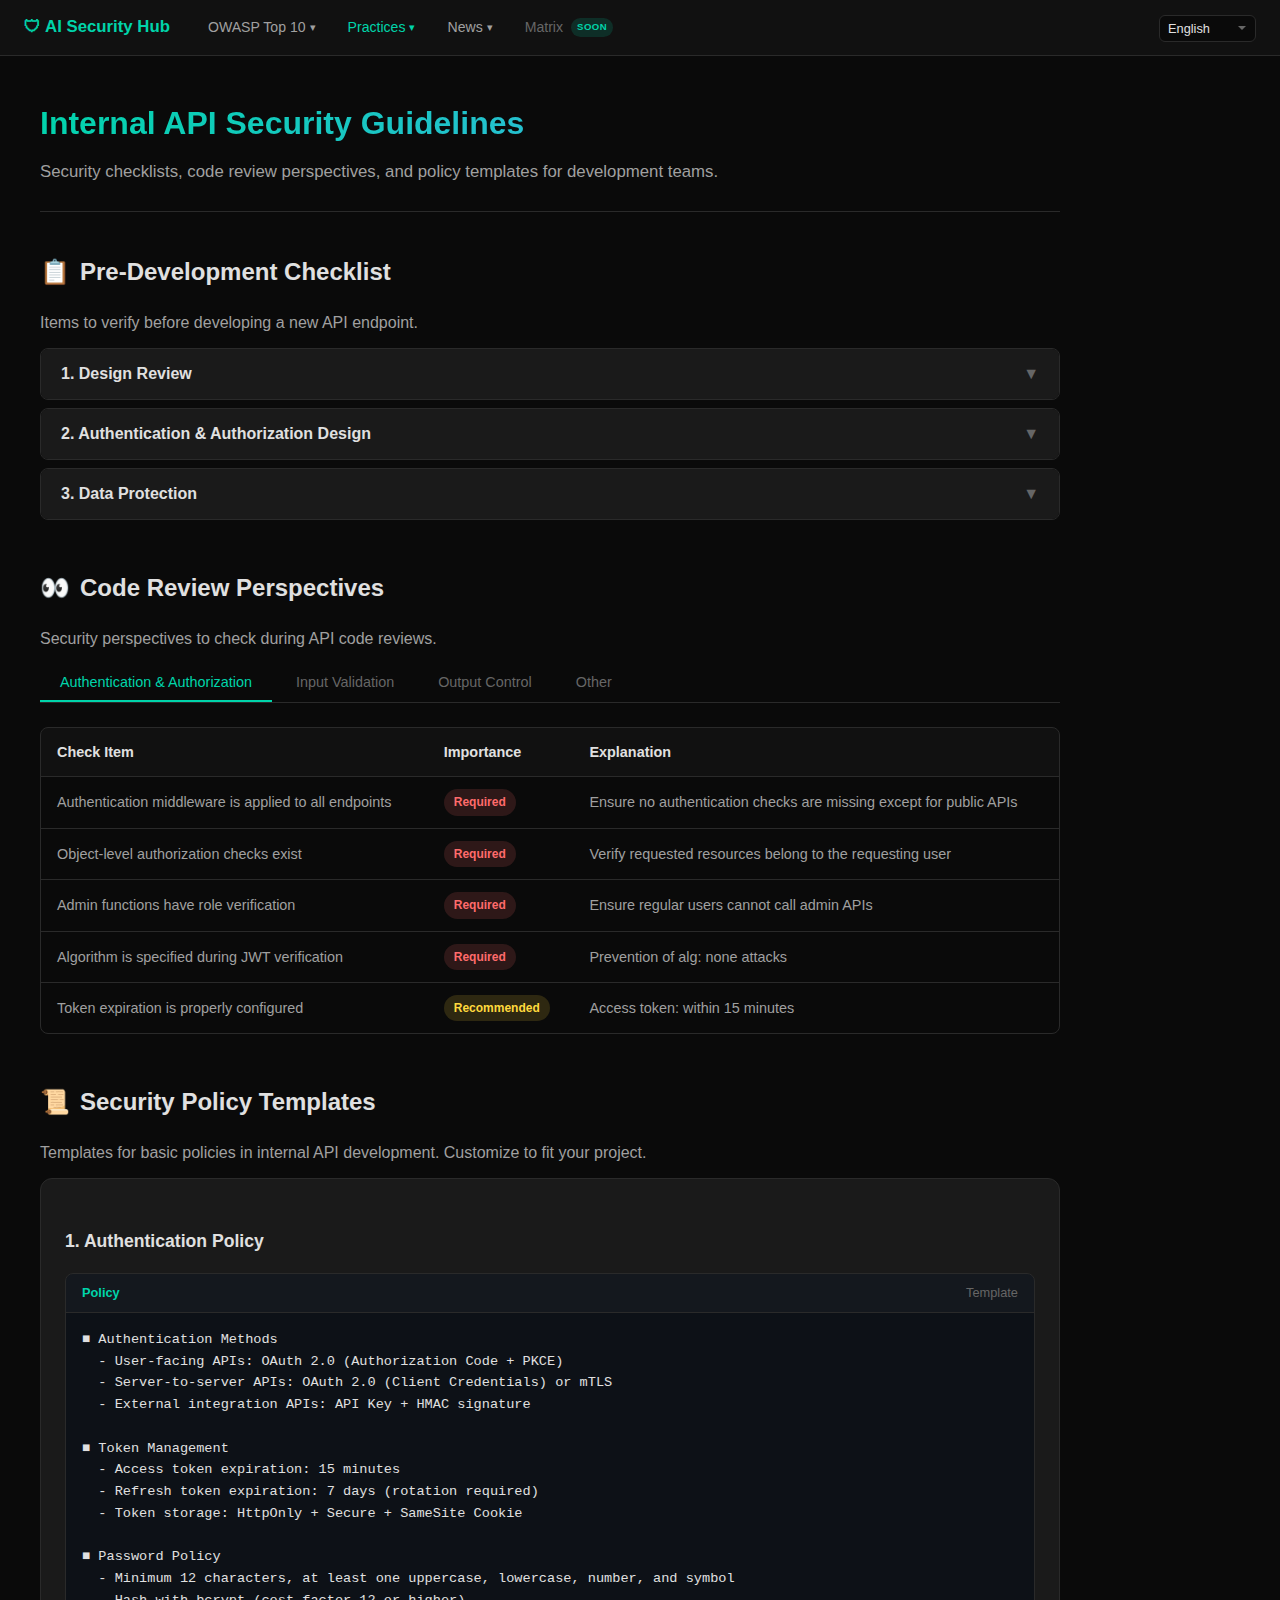
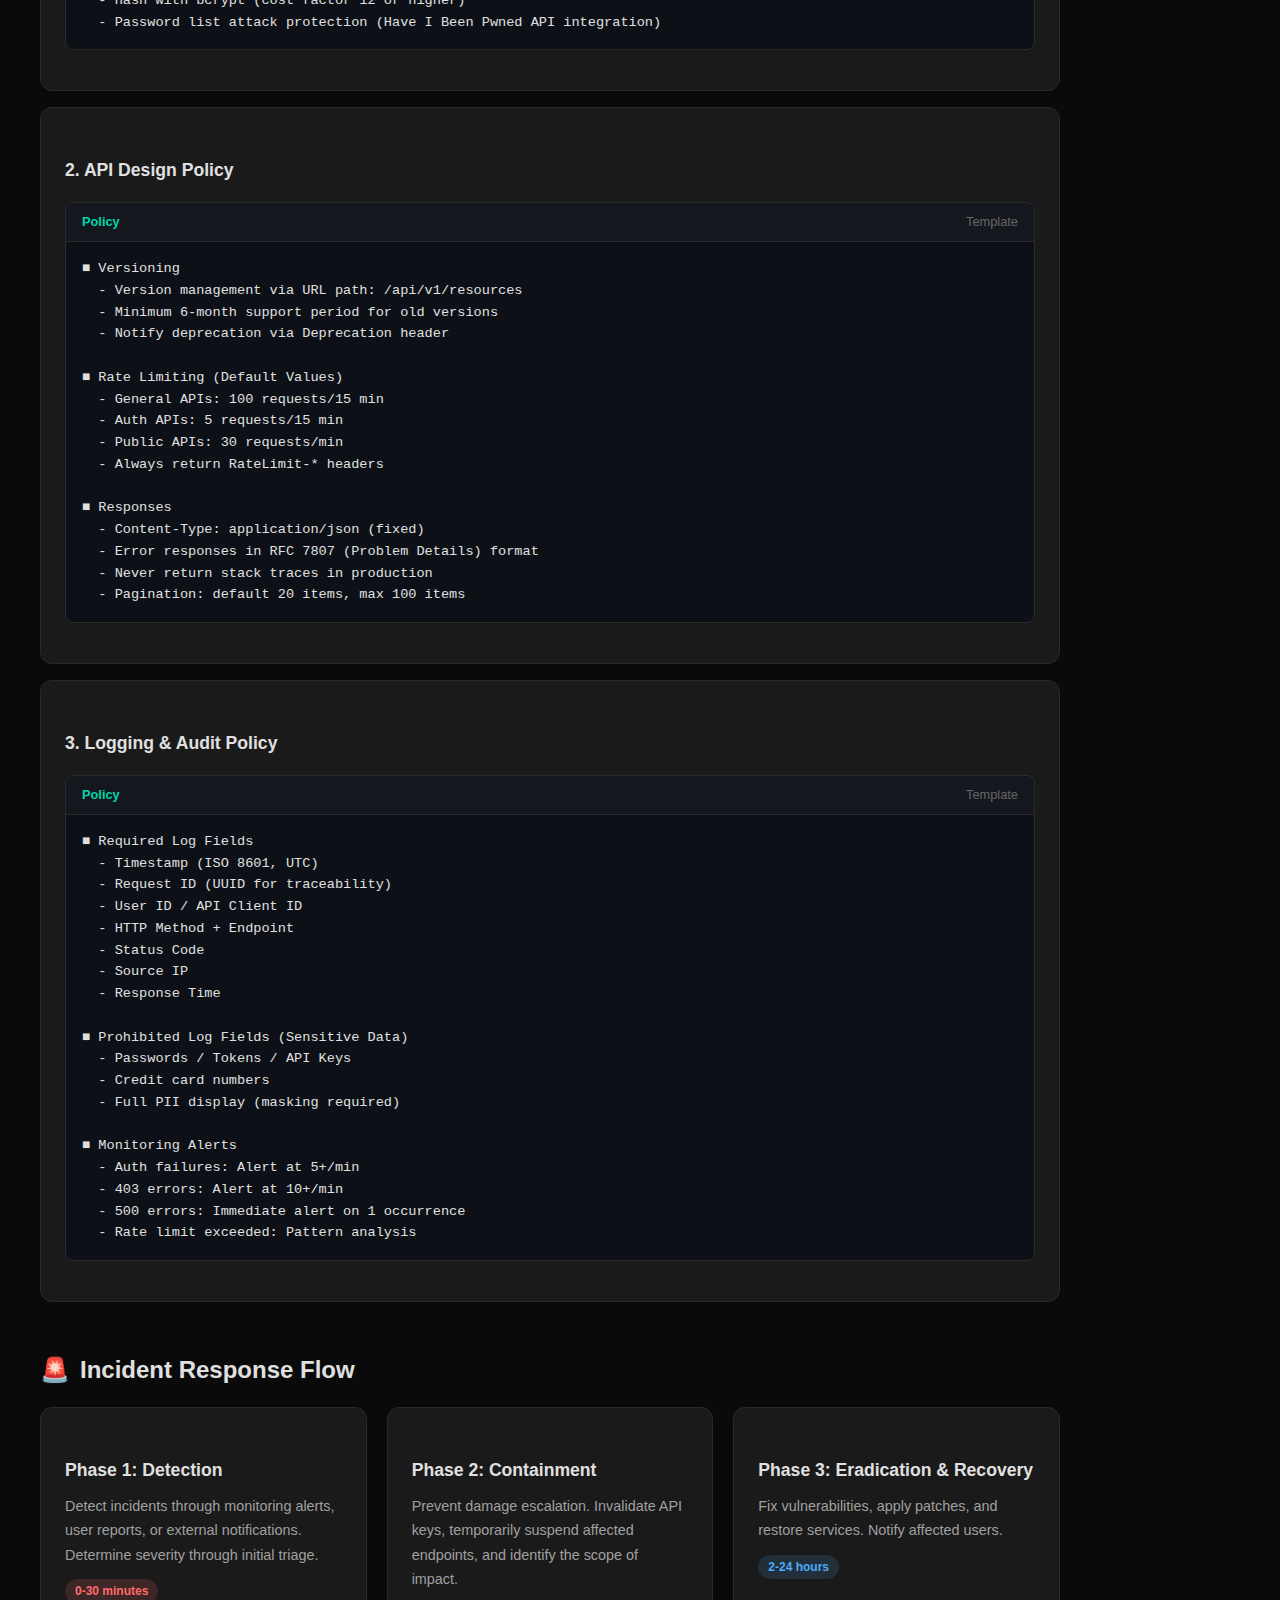
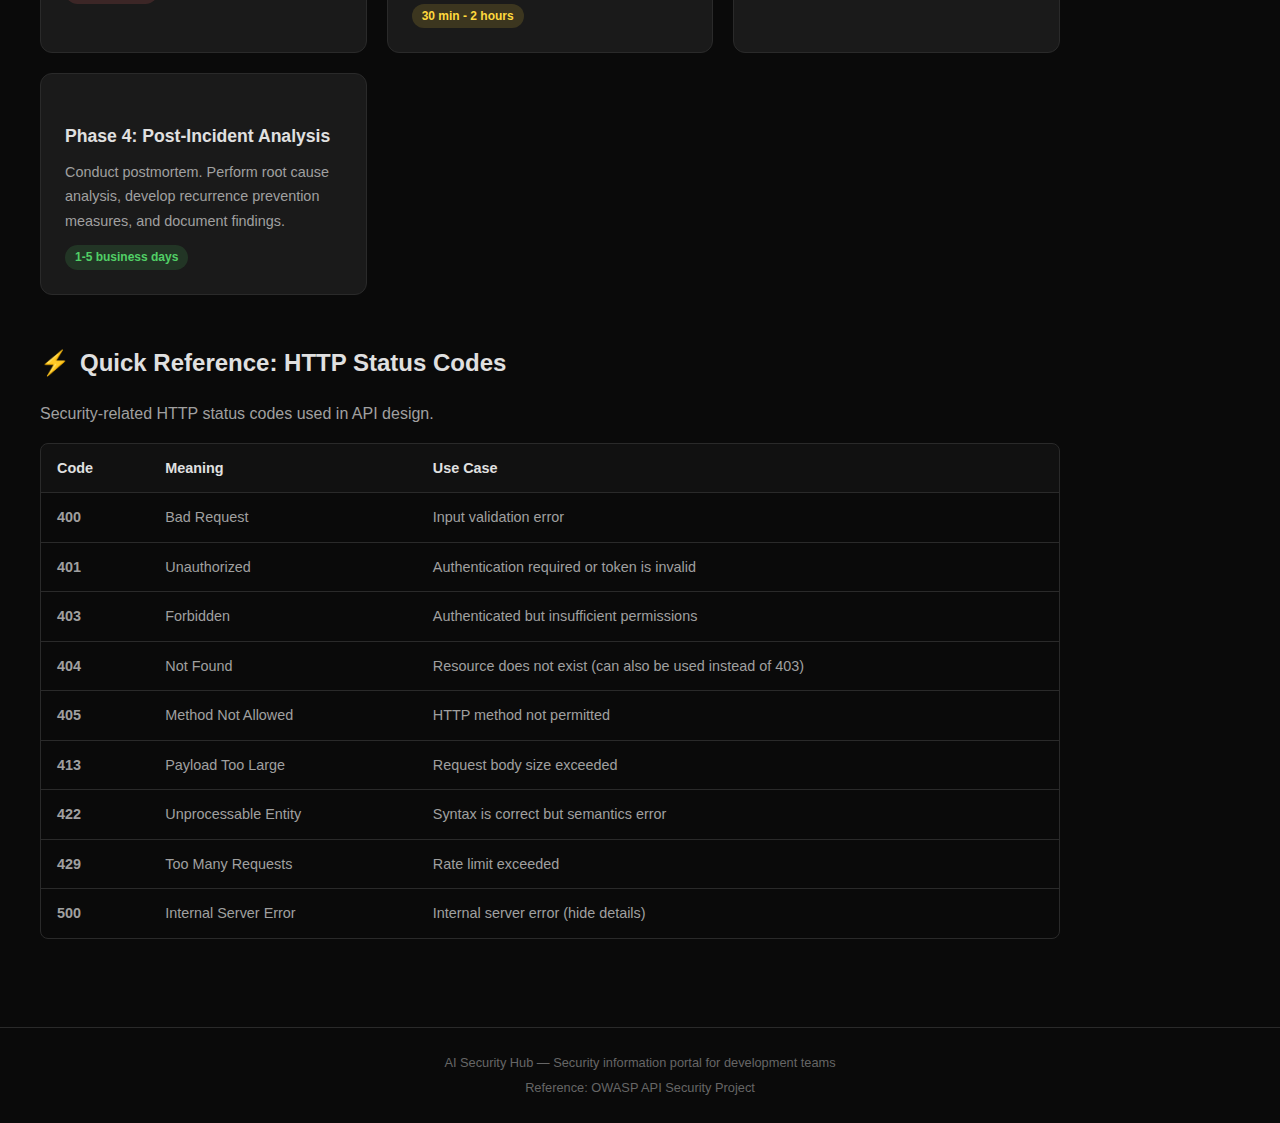
<file: en/guidelines.html>
<!DOCTYPE html><html lang="en"><head>
  <meta charset="UTF-8">
  <meta name="viewport" content="width=device-width, initial-scale=1.0">
  <title data-i18n="guide_page_title">Internal Guidelines - API Security Reference Hub</title>
  <link rel="stylesheet" href="../css/style.css">

    <link rel="alternate" hreflang="en" href="/api-security-hub/en/guidelines.html">
    <link rel="alternate" hreflang="ja" href="/api-security-hub/ja/guidelines.html">
    <link rel="alternate" hreflang="es" href="/api-security-hub/es/guidelines.html">
    <link rel="alternate" hreflang="pt" href="/api-security-hub/pt/guidelines.html">
    <link rel="alternate" hreflang="fr" href="/api-security-hub/fr/guidelines.html">
    <link rel="alternate" hreflang="x-default" href="/api-security-hub/en/guidelines.html">
</head>
<body>

  <div class="page-header">
    <h1 data-i18n="guide_heading">Internal API Security Guidelines</h1>
    <p class="subtitle" data-i18n="guide_subtitle">Security checklists, code review perspectives, and policy templates for development teams.</p>
  </div>

  <!-- Pre-Development Checklist -->
  <div class="section">
    <h2 data-i18n-html="guide_checklist_heading"><span class="section-icon">📋</span> Pre-Development Checklist</h2>
    <p data-i18n="guide_checklist_description">Items to verify before developing a new API endpoint.</p>

    <div class="accordion-item">
      <button class="accordion-header">
        <span data-i18n="guide_checklist_design_header">1. Design Review</span>
        <span class="accordion-arrow">▼</span>
      </button>
      <div class="accordion-body">
        <ul class="checklist">
          <li data-i18n="guide_checklist_design_1">API specification (OpenAPI) has been created</li>
          <li data-i18n="guide_checklist_design_2">Authentication and authorization methods have been determined</li>
          <li data-i18n="guide_checklist_design_3">Input parameter types and constraints have been defined</li>
          <li data-i18n="guide_checklist_design_4">Fields to include in responses have been clearly defined</li>
          <li data-i18n="guide_checklist_design_5">Error response format is standardized</li>
          <li data-i18n="guide_checklist_design_6">Rate limiting requirements have been established</li>
          <li data-i18n="guide_checklist_design_7">Handling of personal and sensitive data has been confirmed</li>
        </ul>
      </div>
    </div>

    <div class="accordion-item">
      <button class="accordion-header">
        <span data-i18n="guide_checklist_auth_header">2. Authentication &amp; Authorization Design</span>
        <span class="accordion-arrow">▼</span>
      </button>
      <div class="accordion-body">
        <ul class="checklist">
          <li data-i18n="guide_checklist_auth_1">Authentication method has been determined (OAuth 2.0, JWT, API Key)</li>
          <li data-i18n="guide_checklist_auth_2">Required permissions (scopes/roles) have been defined for each endpoint</li>
          <li data-i18n="guide_checklist_auth_3">Resource-level authorization checks have been designed (BOLA countermeasure)</li>
          <li data-i18n="guide_checklist_auth_4">Admin functions are clearly separated</li>
          <li data-i18n="guide_checklist_auth_5">Token expiration and refresh methods have been determined</li>
        </ul>
      </div>
    </div>

    <div class="accordion-item">
      <button class="accordion-header">
        <span data-i18n="guide_checklist_data_header">3. Data Protection</span>
        <span class="accordion-arrow">▼</span>
      </button>
      <div class="accordion-body">
        <ul class="checklist">
          <li data-i18n="guide_checklist_data_1">Communication uses TLS 1.2 or higher</li>
          <li data-i18n="guide_checklist_data_2">Encryption method for stored data has been determined</li>
          <li data-i18n="guide_checklist_data_3">Masking and anonymization policies for personal information have been determined</li>
          <li data-i18n="guide_checklist_data_4">Sensitive information (tokens, passwords) is not included in logs</li>
          <li data-i18n="guide_checklist_data_5">Debug information and stack traces are not included in API responses</li>
        </ul>
      </div>
    </div>
  </div>

  <!-- Code Review Guidelines -->
  <div class="section">
    <h2 data-i18n-html="guide_review_heading"><span class="section-icon">👀</span> Code Review Perspectives</h2>
    <p data-i18n="guide_review_description">Security perspectives to check during API code reviews.</p>

    <div class="tabs">
      <button class="tab-btn active" data-tab="tab-auth-review" data-i18n="guide_review_tab_auth">Authentication &amp; Authorization</button>
      <button class="tab-btn" data-tab="tab-input-review" data-i18n="guide_review_tab_input">Input Validation</button>
      <button class="tab-btn" data-tab="tab-output-review" data-i18n="guide_review_tab_output">Output Control</button>
      <button class="tab-btn" data-tab="tab-general-review" data-i18n="guide_review_tab_general">Other</button>
    </div>

    <div id="tab-auth-review" class="tab-content active">
      <div class="table-wrapper">
        <table>
          <thead><tr><th data-i18n="guide_review_th_item">Check Item</th><th data-i18n="guide_review_th_importance">Importance</th><th data-i18n="guide_review_th_explanation">Explanation</th></tr></thead>
          <tbody>
            <tr><td data-i18n="guide_review_auth_item_1">Authentication middleware is applied to all endpoints</td><td><span class="badge badge-danger" data-i18n="guide_review_badge_required">Required</span></td><td data-i18n="guide_review_auth_exp_1">Ensure no authentication checks are missing except for public APIs</td></tr>
            <tr><td data-i18n="guide_review_auth_item_2">Object-level authorization checks exist</td><td><span class="badge badge-danger" data-i18n="guide_review_badge_required">Required</span></td><td data-i18n="guide_review_auth_exp_2">Verify requested resources belong to the requesting user</td></tr>
            <tr><td data-i18n="guide_review_auth_item_3">Admin functions have role verification</td><td><span class="badge badge-danger" data-i18n="guide_review_badge_required">Required</span></td><td data-i18n="guide_review_auth_exp_3">Ensure regular users cannot call admin APIs</td></tr>
            <tr><td data-i18n="guide_review_auth_item_4">Algorithm is specified during JWT verification</td><td><span class="badge badge-danger" data-i18n="guide_review_badge_required">Required</span></td><td data-i18n="guide_review_auth_exp_4">Prevention of alg: none attacks</td></tr>
            <tr><td data-i18n="guide_review_auth_item_5">Token expiration is properly configured</td><td><span class="badge badge-warning" data-i18n="guide_review_badge_recommended">Recommended</span></td><td data-i18n="guide_review_auth_exp_5">Access token: within 15 minutes</td></tr>
          </tbody>
        </table>
      </div>
    </div>

    <div id="tab-input-review" class="tab-content">
      <div class="table-wrapper">
        <table>
          <thead><tr><th data-i18n="guide_review_th_item">Check Item</th><th data-i18n="guide_review_th_importance">Importance</th><th data-i18n="guide_review_th_explanation">Explanation</th></tr></thead>
          <tbody>
            <tr><td data-i18n="guide_review_input_item_1">Request body has schema validation</td><td><span class="badge badge-danger" data-i18n="guide_review_badge_required">Required</span></td><td data-i18n="guide_review_input_exp_1">Validation of type, length, and format</td></tr>
            <tr><td data-i18n="guide_review_input_item_2">SQL queries are parameterized</td><td><span class="badge badge-danger" data-i18n="guide_review_badge_required">Required</span></td><td data-i18n="guide_review_input_exp_2">Ensure queries are not built with string concatenation</td></tr>
            <tr><td data-i18n="guide_review_input_item_3">Path parameter format validation exists</td><td><span class="badge badge-danger" data-i18n="guide_review_badge_required">Required</span></td><td data-i18n="guide_review_input_exp_3">Check for expected format such as UUID</td></tr>
            <tr><td data-i18n="guide_review_input_item_4">Pagination parameters have upper limits</td><td><span class="badge badge-warning" data-i18n="guide_review_badge_recommended">Recommended</span></td><td data-i18n="guide_review_input_exp_4">Prevent excessive requests like limit=999999</td></tr>
            <tr><td data-i18n="guide_review_input_item_5">File uploads have type and size restrictions</td><td><span class="badge badge-warning" data-i18n="guide_review_badge_recommended">Recommended</span></td><td data-i18n="guide_review_input_exp_5">Validation of Content-Type and file size</td></tr>
          </tbody>
        </table>
      </div>
    </div>

    <div id="tab-output-review" class="tab-content">
      <div class="table-wrapper">
        <table>
          <thead><tr><th data-i18n="guide_review_th_item">Check Item</th><th data-i18n="guide_review_th_importance">Importance</th><th data-i18n="guide_review_th_explanation">Explanation</th></tr></thead>
          <tbody>
            <tr><td data-i18n="guide_review_output_item_1">Responses do not contain unnecessary fields</td><td><span class="badge badge-danger" data-i18n="guide_review_badge_required">Required</span></td><td data-i18n="guide_review_output_exp_1">Prevent leakage of password_hash, internal IDs, etc.</td></tr>
            <tr><td data-i18n="guide_review_output_item_2">Error responses do not contain stack traces</td><td><span class="badge badge-danger" data-i18n="guide_review_badge_required">Required</span></td><td data-i18n="guide_review_output_exp_2">Do not expose internal information in production</td></tr>
            <tr><td data-i18n="guide_review_output_item_3">Security headers are configured</td><td><span class="badge badge-warning" data-i18n="guide_review_badge_recommended">Recommended</span></td><td data-i18n="guide_review_output_exp_3">X-Content-Type-Options, HSTS, etc.</td></tr>
            <tr><td data-i18n="guide_review_output_item_4">Content-Type is correctly set</td><td><span class="badge badge-warning" data-i18n="guide_review_badge_recommended">Recommended</span></td><td data-i18n="guide_review_output_exp_4">Explicitly specify application/json</td></tr>
          </tbody>
        </table>
      </div>
    </div>

    <div id="tab-general-review" class="tab-content">
      <div class="table-wrapper">
        <table>
          <thead><tr><th data-i18n="guide_review_th_item">Check Item</th><th data-i18n="guide_review_th_importance">Importance</th><th data-i18n="guide_review_th_explanation">Explanation</th></tr></thead>
          <tbody>
            <tr><td data-i18n="guide_review_general_item_1">Rate limiting is applied</td><td><span class="badge badge-danger" data-i18n="guide_review_badge_required">Required</span></td><td data-i18n="guide_review_general_exp_1">Especially for authentication and payment endpoints</td></tr>
            <tr><td data-i18n="guide_review_general_item_2">Appropriate logs are being recorded</td><td><span class="badge badge-warning" data-i18n="guide_review_badge_recommended">Recommended</span></td><td data-i18n="guide_review_general_exp_2">Traceable: who did what and when</td></tr>
            <tr><td data-i18n="guide_review_general_item_3">Secrets are not hardcoded</td><td><span class="badge badge-danger" data-i18n="guide_review_badge_required">Required</span></td><td data-i18n="guide_review_general_exp_3">Use environment variables or secret managers</td></tr>
            <tr><td data-i18n="guide_review_general_item_4">CORS settings are appropriate</td><td><span class="badge badge-warning" data-i18n="guide_review_badge_recommended">Recommended</span></td><td data-i18n="guide_review_general_exp_4">Avoid using wildcards</td></tr>
            <tr><td data-i18n="guide_review_general_item_5">Dependencies have no known vulnerabilities</td><td><span class="badge badge-warning" data-i18n="guide_review_badge_recommended">Recommended</span></td><td data-i18n="guide_review_general_exp_5">Check results of npm audit / Snyk</td></tr>
          </tbody>
        </table>
      </div>
    </div>
  </div>

  <!-- Security Policy Template -->
  <div class="section">
    <h2 data-i18n-html="guide_policy_heading"><span class="section-icon">📜</span> Security Policy Templates</h2>
    <p data-i18n="guide_policy_description">Templates for basic policies in internal API development. Customize to fit your project.</p>

    <div class="card">
      <h3 data-i18n="guide_policy_auth_title">1. Authentication Policy</h3>
      <div class="code-block">
        <div class="code-block-header"><span class="lang">Policy</span><span data-i18n="guide_policy_label_template">Template</span></div>
        <pre data-i18n-html="guide_policy_auth">■ Authentication Methods
  - User-facing APIs: OAuth 2.0 (Authorization Code + PKCE)
  - Server-to-server APIs: OAuth 2.0 (Client Credentials) or mTLS
  - External integration APIs: API Key + HMAC signature

■ Token Management
  - Access token expiration: 15 minutes
  - Refresh token expiration: 7 days (rotation required)
  - Token storage: HttpOnly + Secure + SameSite Cookie

■ Password Policy
  - Minimum 12 characters, at least one uppercase, lowercase, number, and symbol
  - Hash with bcrypt (cost factor 12 or higher)
  - Password list attack protection (Have I Been Pwned API integration)</pre>
      </div>
    </div>

    <div class="card mt-2">
      <h3 data-i18n="guide_policy_design_title">2. API Design Policy</h3>
      <div class="code-block">
        <div class="code-block-header"><span class="lang">Policy</span><span data-i18n="guide_policy_label_template">Template</span></div>
        <pre data-i18n-html="guide_policy_design">■ Versioning
  - Version management via URL path: /api/v1/resources
  - Minimum 6-month support period for old versions
  - Notify deprecation via Deprecation header

■ Rate Limiting (Default Values)
  - General APIs: 100 requests/15 min
  - Auth APIs: 5 requests/15 min
  - Public APIs: 30 requests/min
  - Always return RateLimit-* headers

■ Responses
  - Content-Type: application/json (fixed)
  - Error responses in RFC 7807 (Problem Details) format
  - Never return stack traces in production
  - Pagination: default 20 items, max 100 items</pre>
      </div>
    </div>

    <div class="card mt-2">
      <h3 data-i18n="guide_policy_logging_title">3. Logging &amp; Audit Policy</h3>
      <div class="code-block">
        <div class="code-block-header"><span class="lang">Policy</span><span data-i18n="guide_policy_label_template">Template</span></div>
        <pre data-i18n-html="guide_policy_logging">■ Required Log Fields
  - Timestamp (ISO 8601, UTC)
  - Request ID (UUID for traceability)
  - User ID / API Client ID
  - HTTP Method + Endpoint
  - Status Code
  - Source IP
  - Response Time

■ Prohibited Log Fields (Sensitive Data)
  - Passwords / Tokens / API Keys
  - Credit card numbers
  - Full PII display (masking required)

■ Monitoring Alerts
  - Auth failures: Alert at 5+/min
  - 403 errors: Alert at 10+/min
  - 500 errors: Immediate alert on 1 occurrence
  - Rate limit exceeded: Pattern analysis</pre>
      </div>
    </div>
  </div>

  <!-- Incident Response -->
  <div class="section">
    <h2 data-i18n-html="guide_incident_heading"><span class="section-icon">🚨</span> Incident Response Flow</h2>
    <div class="card-grid">
      <div class="card">
        <h3 data-i18n="guide_incident_phase1_title">Phase 1: Detection</h3>
        <p data-i18n="guide_incident_phase1_desc">Detect incidents through monitoring alerts, user reports, or external notifications. Determine severity through initial triage.</p>
        <span class="card-tag tag-critical" data-i18n="guide_incident_phase1_time">0-30 minutes</span>
      </div>
      <div class="card">
        <h3 data-i18n="guide_incident_phase2_title">Phase 2: Containment</h3>
        <p data-i18n="guide_incident_phase2_desc">Prevent damage escalation. Invalidate API keys, temporarily suspend affected endpoints, and identify the scope of impact.</p>
        <span class="card-tag tag-high" data-i18n="guide_incident_phase2_time">30 min - 2 hours</span>
      </div>
      <div class="card">
        <h3 data-i18n="guide_incident_phase3_title">Phase 3: Eradication &amp; Recovery</h3>
        <p data-i18n="guide_incident_phase3_desc">Fix vulnerabilities, apply patches, and restore services. Notify affected users.</p>
        <span class="card-tag tag-medium" data-i18n="guide_incident_phase3_time">2-24 hours</span>
      </div>
      <div class="card">
        <h3 data-i18n="guide_incident_phase4_title">Phase 4: Post-Incident Analysis</h3>
        <p data-i18n="guide_incident_phase4_desc">Conduct postmortem. Perform root cause analysis, develop recurrence prevention measures, and document findings.</p>
        <span class="card-tag tag-low" data-i18n="guide_incident_phase4_time">1-5 business days</span>
      </div>
    </div>
  </div>

  <!-- Quick Reference -->
  <div class="section">
    <h2 data-i18n-html="guide_status_heading"><span class="section-icon">⚡</span> Quick Reference: HTTP Status Codes</h2>
    <p data-i18n="guide_status_description">Security-related HTTP status codes used in API design.</p>
    <div class="table-wrapper">
      <table>
        <thead><tr><th data-i18n="guide_status_th_code">Code</th><th data-i18n="guide_status_th_meaning">Meaning</th><th data-i18n="guide_status_th_usage">Use Case</th></tr></thead>
        <tbody>
          <tr><td><strong>400</strong></td><td>Bad Request</td><td data-i18n="guide_status_400_usage">Input validation error</td></tr>
          <tr><td><strong>401</strong></td><td>Unauthorized</td><td data-i18n="guide_status_401_usage">Authentication required or token is invalid</td></tr>
          <tr><td><strong>403</strong></td><td>Forbidden</td><td data-i18n="guide_status_403_usage">Authenticated but insufficient permissions</td></tr>
          <tr><td><strong>404</strong></td><td>Not Found</td><td data-i18n="guide_status_404_usage">Resource does not exist (can also be used instead of 403)</td></tr>
          <tr><td><strong>405</strong></td><td>Method Not Allowed</td><td data-i18n="guide_status_405_usage">HTTP method not permitted</td></tr>
          <tr><td><strong>413</strong></td><td>Payload Too Large</td><td data-i18n="guide_status_413_usage">Request body size exceeded</td></tr>
          <tr><td><strong>422</strong></td><td>Unprocessable Entity</td><td data-i18n="guide_status_422_usage">Syntax is correct but semantics error</td></tr>
          <tr><td><strong>429</strong></td><td>Too Many Requests</td><td data-i18n="guide_status_429_usage">Rate limit exceeded</td></tr>
          <tr><td><strong>500</strong></td><td>Internal Server Error</td><td data-i18n="guide_status_500_usage">Internal server error (hide details)</td></tr>
        </tbody>
      </table>
    </div>
  </div>

<script src="../js/common.js"></script>


</body></html>
</file>
<file: css/style.css>
/* ============================================
   AI Security Hub - Style Sheet
   ============================================ */

/* --- Reset & Base --- */
*, *::before, *::after {
  margin: 0;
  padding: 0;
  box-sizing: border-box;
}

:root {
  --bg-primary: #0a0a0a;
  --bg-secondary: #111111;
  --bg-card: #1a1a1a;
  --bg-code: #0d1117;
  --border-color: #2a2a2a;
  --border-hover: #3a3a3a;
  --text-primary: #e0e0e0;
  --text-secondary: #a0a0a0;
  --text-muted: #666666;
  --accent: #00d4aa;
  --accent-dim: rgba(0, 212, 170, 0.15);
  --accent-hover: #00f0c0;
  --danger: #ff6b6b;
  --warning: #ffd93d;
  --info: #4dabf7;
  --success: #51cf66;
  --navbar-height: 56px;
  --transition: 0.25s ease;
}

html {
  scroll-behavior: smooth;
}

body {
  font-family: 'Segoe UI', -apple-system, BlinkMacSystemFont, 'Helvetica Neue', Arial, sans-serif;
  background: var(--bg-primary);
  color: var(--text-primary);
  line-height: 1.7;
  min-height: 100vh;
  display: flex;
  flex-direction: column;
}

a {
  color: var(--accent);
  text-decoration: none;
  transition: color var(--transition);
}

a:hover {
  color: var(--accent-hover);
}

img {
  max-width: 100%;
}

/* --- Navbar --- */
.navbar {
  position: fixed;
  top: 0;
  left: 0;
  right: 0;
  height: var(--navbar-height);
  background: var(--bg-secondary);
  border-bottom: 1px solid var(--border-color);
  display: flex;
  align-items: center;
  padding: 0 24px;
  z-index: 1000;
  gap: 8px;
}

.navbar-logo {
  font-weight: 700;
  font-size: 1.05rem;
  color: var(--accent);
  white-space: nowrap;
  flex-shrink: 0;
  margin-right: 16px;
}

.navbar-logo:hover {
  color: var(--accent-hover);
}

.navbar-menu {
  display: flex;
  align-items: center;
  gap: 4px;
  flex: 1;
}

.nav-item {
  position: relative;
}

.nav-link {
  display: flex;
  align-items: center;
  gap: 4px;
  padding: 8px 14px;
  background: none;
  border: none;
  color: var(--text-secondary);
  font-size: 0.88rem;
  font-family: inherit;
  cursor: pointer;
  border-radius: 6px;
  transition: all var(--transition);
  white-space: nowrap;
}

.nav-link:hover {
  color: var(--text-primary);
  background: rgba(255, 255, 255, 0.05);
}

.nav-link-active {
  color: var(--accent);
}

.nav-link-disabled {
  color: var(--text-muted);
  cursor: default;
  text-decoration: none;
}

.nav-link-disabled:hover {
  color: var(--text-muted);
  background: none;
}

.nav-arrow {
  font-size: 0.7rem;
  transition: transform var(--transition);
}

.dropdown-open > .nav-link .nav-arrow {
  transform: rotate(180deg);
}

.nav-badge {
  display: inline-block;
  padding: 1px 6px;
  border-radius: 10px;
  font-size: 0.6rem;
  font-weight: 700;
  background: var(--accent-dim);
  color: var(--accent);
  margin-left: 4px;
  text-transform: uppercase;
  letter-spacing: 0.5px;
}

/* --- Dropdown Panel --- */
.dropdown-panel {
  display: none;
  position: absolute;
  top: 100%;
  left: 0;
  background: var(--bg-card);
  border: 1px solid var(--border-color);
  border-radius: 10px;
  box-shadow: 0 12px 40px rgba(0, 0, 0, 0.5);
  padding: 8px;
  min-width: 240px;
  z-index: 1001;
  margin-top: 4px;
}

.dropdown-open > .dropdown-panel {
  display: flex;
  flex-direction: column;
}

/* Mega panel (2 columns) */
.mega-panel {
  flex-direction: row !important;
  min-width: 480px;
  gap: 4px;
}

.dropdown-group {
  flex: 1;
  min-width: 0;
}

.dropdown-group-title {
  font-size: 0.68rem;
  color: var(--text-muted);
  text-transform: uppercase;
  letter-spacing: 0.5px;
  padding: 8px 12px 4px;
  font-weight: 600;
}

.dropdown-link {
  display: flex;
  align-items: center;
  gap: 8px;
  padding: 8px 12px;
  color: var(--text-secondary);
  font-size: 0.85rem;
  border-radius: 6px;
  transition: all var(--transition);
  white-space: nowrap;
}

.dropdown-link:hover {
  color: var(--text-primary);
  background: rgba(255, 255, 255, 0.05);
}

.dropdown-link-active {
  color: var(--accent);
  background: var(--accent-dim);
}

.dropdown-icon {
  font-size: 1rem;
  width: 20px;
  text-align: center;
  flex-shrink: 0;
}

/* --- Navbar Right (Language) --- */
.navbar-right {
  margin-left: auto;
  flex-shrink: 0;
}

.lang-select-compact {
  padding: 5px 28px 5px 8px;
  background: var(--bg-primary);
  color: var(--text-primary);
  border: 1px solid var(--border-color);
  border-radius: 6px;
  font-size: 0.8rem;
  cursor: pointer;
  appearance: none;
  -webkit-appearance: none;
  background-image: url("data:image/svg+xml,%3Csvg xmlns='http://www.w3.org/2000/svg' width='10' height='10' viewBox='0 0 10 10'%3E%3Cpath fill='%23666' d='M5 7L1 3h8z'/%3E%3C/svg%3E");
  background-repeat: no-repeat;
  background-position: right 8px center;
  transition: border-color var(--transition);
}

.lang-select-compact:hover {
  border-color: var(--accent);
}

.lang-select-compact:focus {
  outline: none;
  border-color: var(--accent);
  box-shadow: 0 0 0 2px var(--accent-dim);
}

.navbar-lang-mobile {
  display: none;
}

/* --- Hamburger Toggle --- */
.navbar-toggle {
  display: none;
  background: none;
  border: none;
  color: var(--text-primary);
  font-size: 1.4rem;
  cursor: pointer;
  padding: 8px;
  align-items: center;
  justify-content: center;
  flex-shrink: 0;
  margin-left: auto;
}

/* --- Main Content --- */
.main-content {
  margin-left: 0;
  padding-top: var(--navbar-height);
  flex: 1;
  display: flex;
  flex-direction: column;
  min-height: 100vh;
}

.content-wrapper {
  flex: 1;
  padding: 40px;
  max-width: 1100px;
  width: 100%;
}

/* --- Page Header --- */
.page-header {
  margin-bottom: 40px;
  padding-bottom: 24px;
  border-bottom: 1px solid var(--border-color);
}

.page-header h1 {
  font-size: 2rem;
  font-weight: 700;
  margin-bottom: 8px;
  background: linear-gradient(135deg, var(--accent), var(--info));
  -webkit-background-clip: text;
  -webkit-text-fill-color: transparent;
  background-clip: text;
}

.page-header .subtitle {
  color: var(--text-secondary);
  font-size: 1.05rem;
}

/* --- Section --- */
.section {
  margin-bottom: 48px;
}

.section h2 {
  font-size: 1.5rem;
  font-weight: 600;
  margin-bottom: 16px;
  color: var(--text-primary);
  display: flex;
  align-items: center;
  gap: 10px;
}

.section h2 .section-icon {
  color: var(--accent);
}

.section h3 {
  font-size: 1.15rem;
  font-weight: 600;
  margin: 24px 0 12px;
  color: var(--text-primary);
}

.section p {
  color: var(--text-secondary);
  margin-bottom: 12px;
}

/* --- Cards --- */
.card-grid {
  display: grid;
  grid-template-columns: repeat(auto-fill, minmax(300px, 1fr));
  gap: 20px;
  margin-top: 16px;
}

.card-grid-3 {
  grid-template-columns: repeat(auto-fill, minmax(250px, 1fr));
}

.card {
  background: var(--bg-card);
  border: 1px solid var(--border-color);
  border-radius: 12px;
  padding: 24px;
  transition: all var(--transition);
}

.card:hover {
  border-color: var(--border-hover);
  transform: translateY(-2px);
  box-shadow: 0 8px 24px rgba(0, 0, 0, 0.3);
}

.card-link {
  display: block;
  color: inherit;
}

.card-link:hover {
  color: inherit;
}

.card .card-icon {
  font-size: 2rem;
  margin-bottom: 12px;
}

.card h3 {
  font-size: 1.1rem;
  font-weight: 600;
  margin-bottom: 8px;
  color: var(--text-primary);
}

.card p {
  font-size: 0.9rem;
  color: var(--text-secondary);
  margin-bottom: 0;
}

.card .card-tag {
  display: inline-block;
  padding: 2px 10px;
  border-radius: 20px;
  font-size: 0.75rem;
  font-weight: 600;
  margin-top: 12px;
}

.tag-critical {
  background: rgba(255, 107, 107, 0.15);
  color: var(--danger);
}

.tag-high {
  background: rgba(255, 217, 61, 0.15);
  color: var(--warning);
}

.tag-medium {
  background: rgba(77, 171, 247, 0.15);
  color: var(--info);
}

.tag-low {
  background: rgba(81, 207, 102, 0.15);
  color: var(--success);
}

/* --- Code Blocks --- */
.code-block {
  background: var(--bg-code);
  border: 1px solid var(--border-color);
  border-radius: 8px;
  margin: 16px 0;
  overflow: hidden;
}

.code-block-header {
  display: flex;
  justify-content: space-between;
  align-items: center;
  padding: 8px 16px;
  background: rgba(255, 255, 255, 0.03);
  border-bottom: 1px solid var(--border-color);
  font-size: 0.8rem;
  color: var(--text-muted);
}

.code-block-header .lang {
  color: var(--accent);
  font-weight: 600;
}

.code-block pre {
  padding: 16px;
  overflow-x: auto;
  font-family: 'Cascadia Code', 'Fira Code', 'Consolas', monospace;
  font-size: 0.85rem;
  line-height: 1.6;
  color: var(--text-primary);
  tab-size: 2;
}

/* Syntax Highlight Colors */
.code-block .keyword {
  color: #ff79c6;
}

.code-block .string {
  color: #f1fa8c;
}

.code-block .comment {
  color: #6272a4;
  font-style: italic;
}

.code-block .function {
  color: #50fa7b;
}

.code-block .number {
  color: #bd93f9;
}

.code-block .type {
  color: #8be9fd;
}

.code-block .variable {
  color: #ffb86c;
}

/* --- Tables --- */
.table-wrapper {
  overflow-x: auto;
  margin: 16px 0;
  border-radius: 8px;
  border: 1px solid var(--border-color);
}

table {
  width: 100%;
  border-collapse: collapse;
  font-size: 0.9rem;
}

thead {
  background: rgba(255, 255, 255, 0.03);
}

th {
  padding: 12px 16px;
  text-align: left;
  font-weight: 600;
  color: var(--text-primary);
  border-bottom: 1px solid var(--border-color);
  white-space: nowrap;
}

td {
  padding: 12px 16px;
  color: var(--text-secondary);
  border-bottom: 1px solid var(--border-color);
}

tr:last-child td {
  border-bottom: none;
}

tr:hover td {
  background: rgba(255, 255, 255, 0.02);
}

/* --- Alerts / Callouts --- */
.callout {
  border-radius: 8px;
  padding: 16px 20px;
  margin: 16px 0;
  border-left: 4px solid;
  font-size: 0.9rem;
}

.callout-danger {
  background: rgba(255, 107, 107, 0.08);
  border-color: var(--danger);
}

.callout-danger .callout-title {
  color: var(--danger);
}

.callout-warning {
  background: rgba(255, 217, 61, 0.08);
  border-color: var(--warning);
}

.callout-warning .callout-title {
  color: var(--warning);
}

.callout-info {
  background: rgba(77, 171, 247, 0.08);
  border-color: var(--info);
}

.callout-info .callout-title {
  color: var(--info);
}

.callout-success {
  background: rgba(81, 207, 102, 0.08);
  border-color: var(--success);
}

.callout-success .callout-title {
  color: var(--success);
}

.callout-title {
  font-weight: 700;
  margin-bottom: 4px;
}

/* --- Checklist --- */
.checklist {
  list-style: none;
  margin: 16px 0;
}

.checklist li {
  padding: 10px 0;
  padding-left: 32px;
  position: relative;
  color: var(--text-secondary);
  border-bottom: 1px solid var(--border-color);
  font-size: 0.9rem;
}

.checklist li:last-child {
  border-bottom: none;
}

.checklist li::before {
  content: '\u2610';
  position: absolute;
  left: 4px;
  color: var(--accent);
  font-size: 1rem;
}

/* --- Badge --- */
.badge {
  display: inline-block;
  padding: 3px 10px;
  border-radius: 20px;
  font-size: 0.75rem;
  font-weight: 600;
}

.badge-danger {
  background: rgba(255, 107, 107, 0.15);
  color: var(--danger);
}

.badge-warning {
  background: rgba(255, 217, 61, 0.15);
  color: var(--warning);
}

.badge-info {
  background: rgba(77, 171, 247, 0.15);
  color: var(--info);
}

.badge-success {
  background: rgba(81, 207, 102, 0.15);
  color: var(--success);
}

/* --- Hero Section (Top Page) --- */
.hero {
  text-align: center;
  padding: 60px 20px;
  border-bottom: 1px solid var(--border-color);
  margin-bottom: 40px;
}

.hero h1 {
  font-size: 2.5rem;
  font-weight: 800;
  margin-bottom: 16px;
  background: linear-gradient(135deg, var(--accent), var(--info));
  -webkit-background-clip: text;
  -webkit-text-fill-color: transparent;
  background-clip: text;
}

.hero p {
  font-size: 1.15rem;
  color: var(--text-secondary);
  max-width: 600px;
  margin: 0 auto;
}

/* --- Stats Row --- */
.stats-row {
  display: flex;
  justify-content: center;
  gap: 40px;
  margin-top: 32px;
  flex-wrap: wrap;
}

.stat-item {
  text-align: center;
}

.stat-number {
  font-size: 2rem;
  font-weight: 800;
  color: var(--accent);
}

.stat-label {
  font-size: 0.8rem;
  color: var(--text-muted);
  margin-top: 4px;
}

/* --- Highlight Cards --- */
.highlight-cards {
  display: grid;
  grid-template-columns: repeat(auto-fill, minmax(220px, 1fr));
  gap: 16px;
  margin-top: 20px;
}

.highlight-card {
  background: var(--bg-card);
  border: 1px solid var(--border-color);
  border-radius: 12px;
  padding: 20px;
  text-align: center;
  transition: all var(--transition);
}

.highlight-card:hover {
  border-color: var(--accent);
  transform: translateY(-3px);
  box-shadow: 0 8px 24px rgba(0, 212, 170, 0.1);
}

.highlight-card .hl-icon {
  font-size: 2.2rem;
  margin-bottom: 12px;
}

.highlight-card h3 {
  font-size: 1rem;
  margin-bottom: 6px;
  color: var(--text-primary);
}

.highlight-card p {
  font-size: 0.8rem;
  color: var(--text-muted);
  margin: 0;
}

/* --- Card Group Headings (index page) --- */
.card-group-heading {
  font-size: 1.1rem;
  font-weight: 600;
  color: var(--text-primary);
  margin-top: 28px;
  margin-bottom: 4px;
  padding-bottom: 8px;
  border-bottom: 1px solid var(--border-color);
}

.card-group-heading:first-child {
  margin-top: 0;
}

/* --- Tool Cards --- */
.tool-card {
  background: var(--bg-card);
  border: 1px solid var(--border-color);
  border-radius: 12px;
  padding: 24px;
  transition: all var(--transition);
}

.tool-card:hover {
  border-color: var(--border-hover);
}

.tool-card h3 {
  display: flex;
  align-items: center;
  gap: 10px;
  margin-bottom: 12px;
}

.tool-card .tool-badge {
  font-size: 0.7rem;
  padding: 2px 8px;
  border-radius: 4px;
  background: var(--accent-dim);
  color: var(--accent);
}

.tool-card ul {
  list-style: none;
  margin-top: 12px;
}

.tool-card ul li {
  padding: 4px 0;
  font-size: 0.85rem;
  color: var(--text-secondary);
}

.tool-card ul li::before {
  content: '\u2192 ';
  color: var(--accent);
}

/* --- News Items --- */
.news-item {
  background: var(--bg-card);
  border: 1px solid var(--border-color);
  border-radius: 12px;
  padding: 24px;
  margin-bottom: 16px;
  transition: all var(--transition);
}

.news-item:hover {
  border-color: var(--border-hover);
}

.news-meta {
  display: flex;
  align-items: center;
  gap: 12px;
  margin-bottom: 8px;
  font-size: 0.8rem;
  color: var(--text-muted);
}

.news-item h3 {
  margin-bottom: 8px;
}

.news-item p {
  font-size: 0.9rem;
  color: var(--text-secondary);
}

/* --- Tabs --- */
.tabs {
  display: flex;
  gap: 4px;
  border-bottom: 1px solid var(--border-color);
  margin-bottom: 24px;
  overflow-x: auto;
}

.tab-btn {
  background: none;
  border: none;
  padding: 10px 20px;
  color: var(--text-muted);
  font-size: 0.9rem;
  cursor: pointer;
  border-bottom: 2px solid transparent;
  transition: all var(--transition);
  white-space: nowrap;
}

.tab-btn:hover {
  color: var(--text-primary);
}

.tab-btn.active {
  color: var(--accent);
  border-bottom-color: var(--accent);
}

.tab-content {
  display: none;
}

.tab-content.active {
  display: block;
}

/* --- Accordion --- */
.accordion-item {
  border: 1px solid var(--border-color);
  border-radius: 8px;
  margin-bottom: 8px;
  overflow: hidden;
}

.accordion-header {
  display: flex;
  justify-content: space-between;
  align-items: center;
  padding: 16px 20px;
  background: var(--bg-card);
  cursor: pointer;
  transition: background var(--transition);
  border: none;
  width: 100%;
  text-align: left;
  color: var(--text-primary);
  font-size: 1rem;
  font-weight: 600;
}

.accordion-header:hover {
  background: rgba(255, 255, 255, 0.05);
}

.accordion-arrow {
  transition: transform var(--transition);
  color: var(--text-muted);
}

.accordion-item.open .accordion-arrow {
  transform: rotate(180deg);
}

.accordion-body {
  padding: 0 20px;
  max-height: 0;
  overflow: hidden;
  transition: max-height 0.35s ease, padding 0.35s ease;
}

.accordion-item.open .accordion-body {
  padding: 0 20px 20px;
  max-height: 2000px;
}

/* --- Footer --- */
.site-footer {
  margin-left: 0;
  border-top: 1px solid var(--border-color);
  padding: 24px 40px;
  text-align: center;
  font-size: 0.8rem;
  color: var(--text-muted);
}

.site-footer a {
  color: var(--text-muted);
}

.site-footer a:hover {
  color: var(--accent);
}

/* --- Utility --- */
.mt-1 { margin-top: 8px; }
.mt-2 { margin-top: 16px; }
.mt-3 { margin-top: 24px; }
.mb-1 { margin-bottom: 8px; }
.mb-2 { margin-bottom: 16px; }
.mb-3 { margin-bottom: 24px; }
.text-accent { color: var(--accent); }
.text-danger { color: var(--danger); }
.text-warning { color: var(--warning); }
.text-info { color: var(--info); }
.text-success { color: var(--success); }
.text-muted { color: var(--text-muted); }

.flex { display: flex; }
.flex-wrap { flex-wrap: wrap; }
.gap-1 { gap: 8px; }
.gap-2 { gap: 16px; }
.items-center { align-items: center; }

/* --- Responsive --- */
@media (max-width: 768px) {
  .navbar {
    padding: 0 12px;
  }

  .navbar-menu {
    display: none;
    position: fixed;
    top: var(--navbar-height);
    left: 0;
    right: 0;
    bottom: 0;
    background: var(--bg-secondary);
    flex-direction: column;
    align-items: stretch;
    padding: 12px;
    overflow-y: auto;
    border-top: 1px solid var(--border-color);
    z-index: 999;
    gap: 0;
  }

  .navbar-menu.navbar-menu-open {
    display: flex;
  }

  .navbar-toggle {
    display: flex;
  }

  .navbar-right {
    display: none;
  }

  .navbar-lang-mobile {
    display: block;
    padding: 12px 0;
    border-top: 1px solid var(--border-color);
    margin-top: 8px;
  }

  .navbar-lang-mobile .lang-select-compact {
    width: 100%;
  }

  .nav-item {
    width: 100%;
  }

  .nav-link {
    width: 100%;
    justify-content: space-between;
    padding: 12px 14px;
    border-radius: 8px;
  }

  .dropdown-panel {
    position: static;
    margin-top: 0;
    border: none;
    box-shadow: none;
    background: rgba(255, 255, 255, 0.02);
    border-radius: 8px;
    padding: 4px 0 4px 8px;
  }

  .mega-panel {
    flex-direction: column !important;
    min-width: 0;
  }

  .dropdown-link {
    padding: 10px 12px;
  }

  .nav-link-disabled {
    padding: 12px 14px;
  }

  .main-content {
    padding-top: var(--navbar-height);
  }

  .content-wrapper {
    padding: 24px 16px;
  }

  .hero {
    padding: 40px 16px;
  }

  .hero h1 {
    font-size: 1.8rem;
  }

  .page-header h1 {
    font-size: 1.5rem;
  }

  .card-grid {
    grid-template-columns: 1fr;
  }

  .highlight-cards {
    grid-template-columns: 1fr 1fr;
  }

  .stats-row {
    gap: 24px;
  }

  .tabs {
    gap: 0;
  }

  .tab-btn {
    padding: 8px 14px;
    font-size: 0.8rem;
  }
}

@media (max-width: 480px) {
  .highlight-cards {
    grid-template-columns: 1fr;
  }

  .stats-row {
    flex-direction: column;
    gap: 16px;
  }
}

/* --- Category Badges --- */
.cat-badge {
  display: inline-block;
  font-size: 0.65rem;
  font-weight: 700;
  padding: 1px 6px;
  border-radius: 3px;
  letter-spacing: 0.3px;
  vertical-align: middle;
}

.cat-badge.cat-ai {
  background: rgba(139, 92, 246, 0.2);
  color: #a78bfa;
}

.cat-badge.cat-infra {
  background: rgba(59, 130, 246, 0.2);
  color: #60a5fa;
}

/* --- Category Filter Tabs --- */
.news-category-tabs .tab-btn {
  padding: 6px 16px;
  border-radius: 20px;
  border: 1px solid var(--border-color);
  border-bottom: 1px solid var(--border-color);
  font-size: 0.85rem;
}

.news-category-tabs .tab-btn.active {
  background: var(--accent);
  color: #000;
  border-color: var(--accent);
  border-bottom-color: var(--accent);
}
</file>
